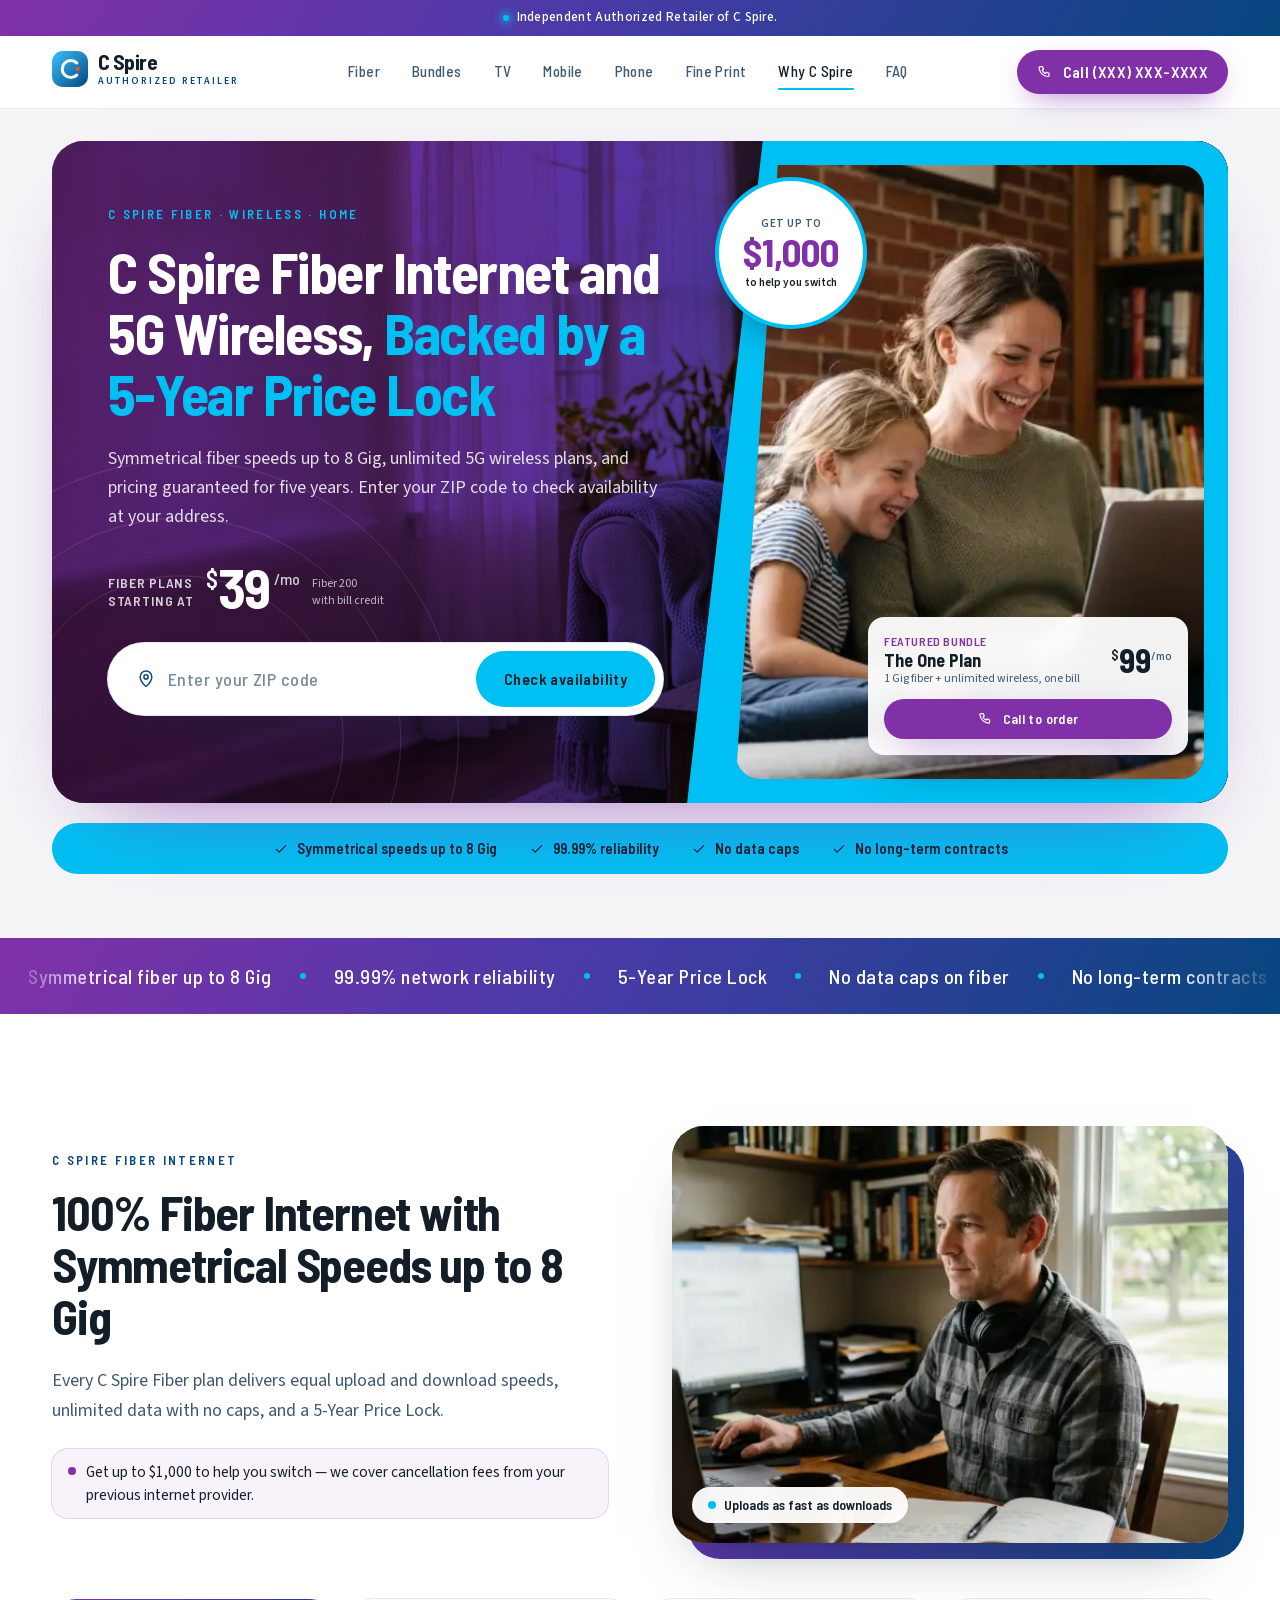
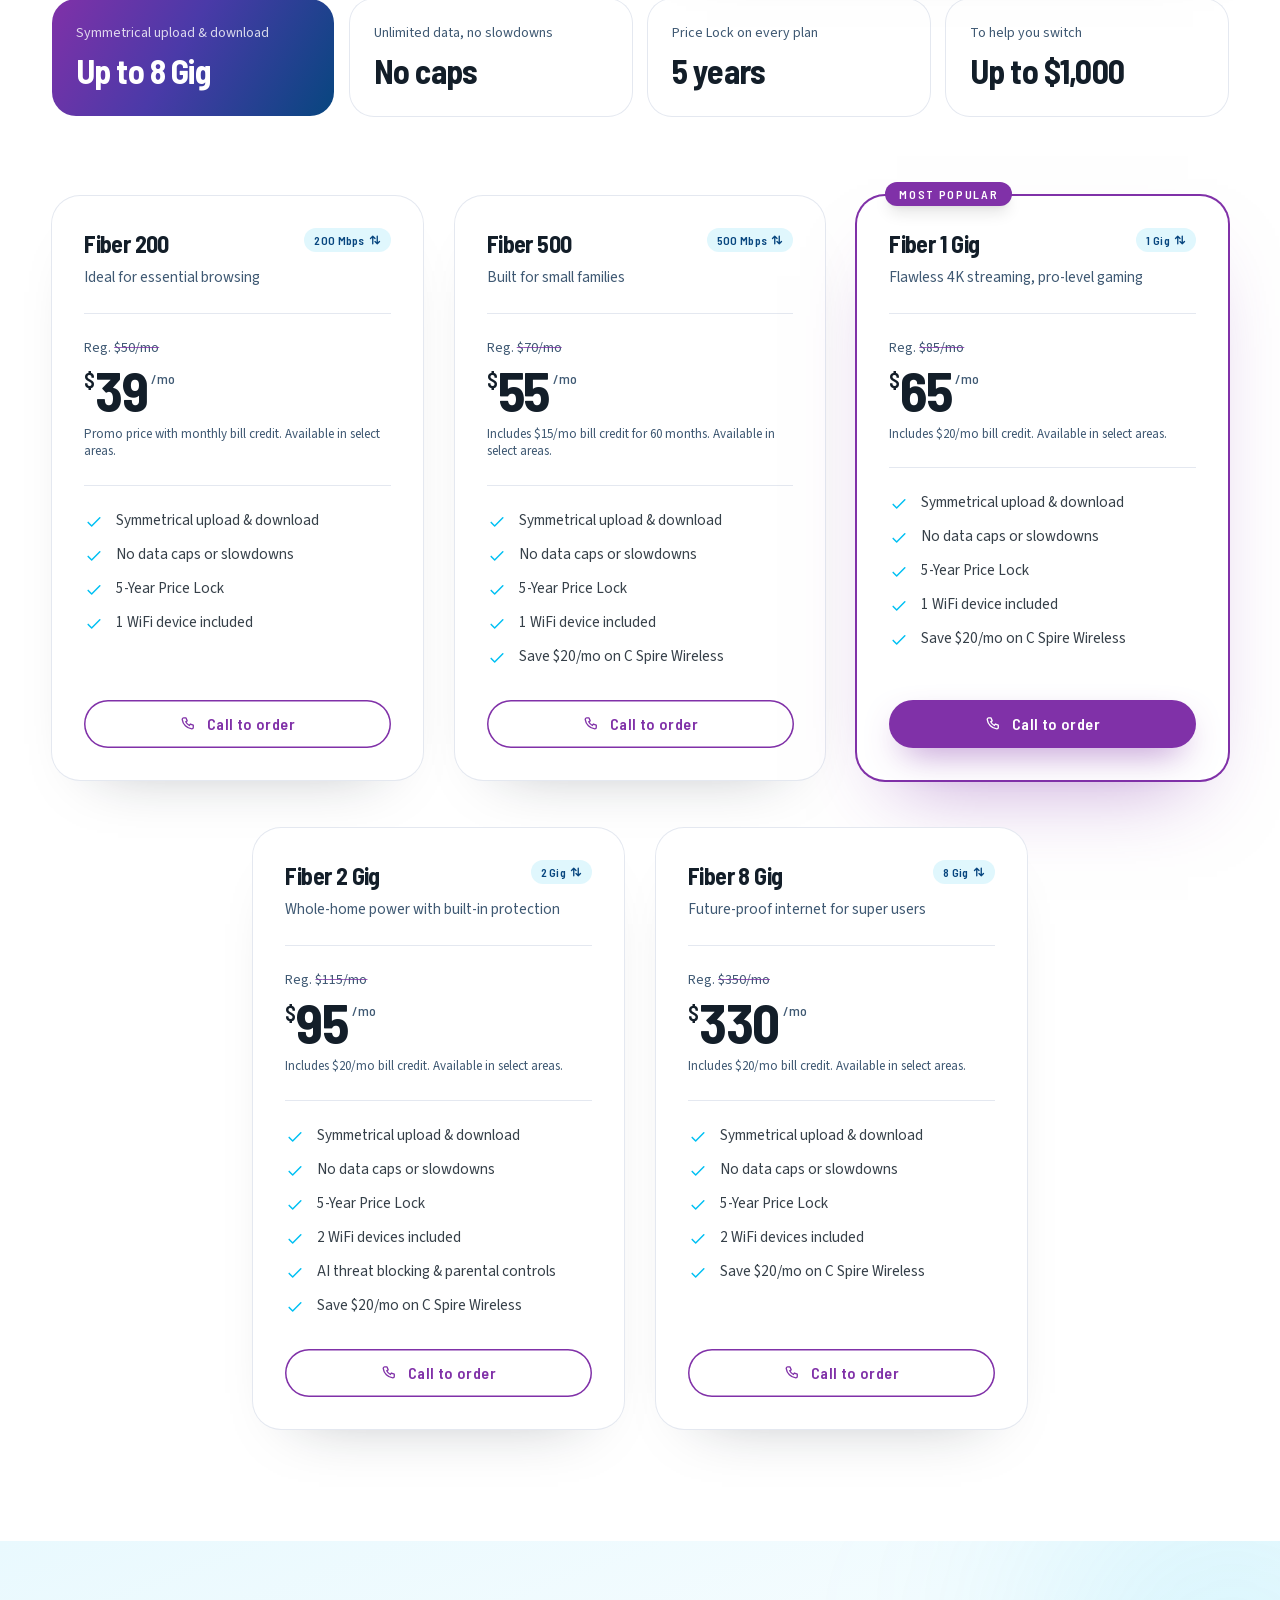
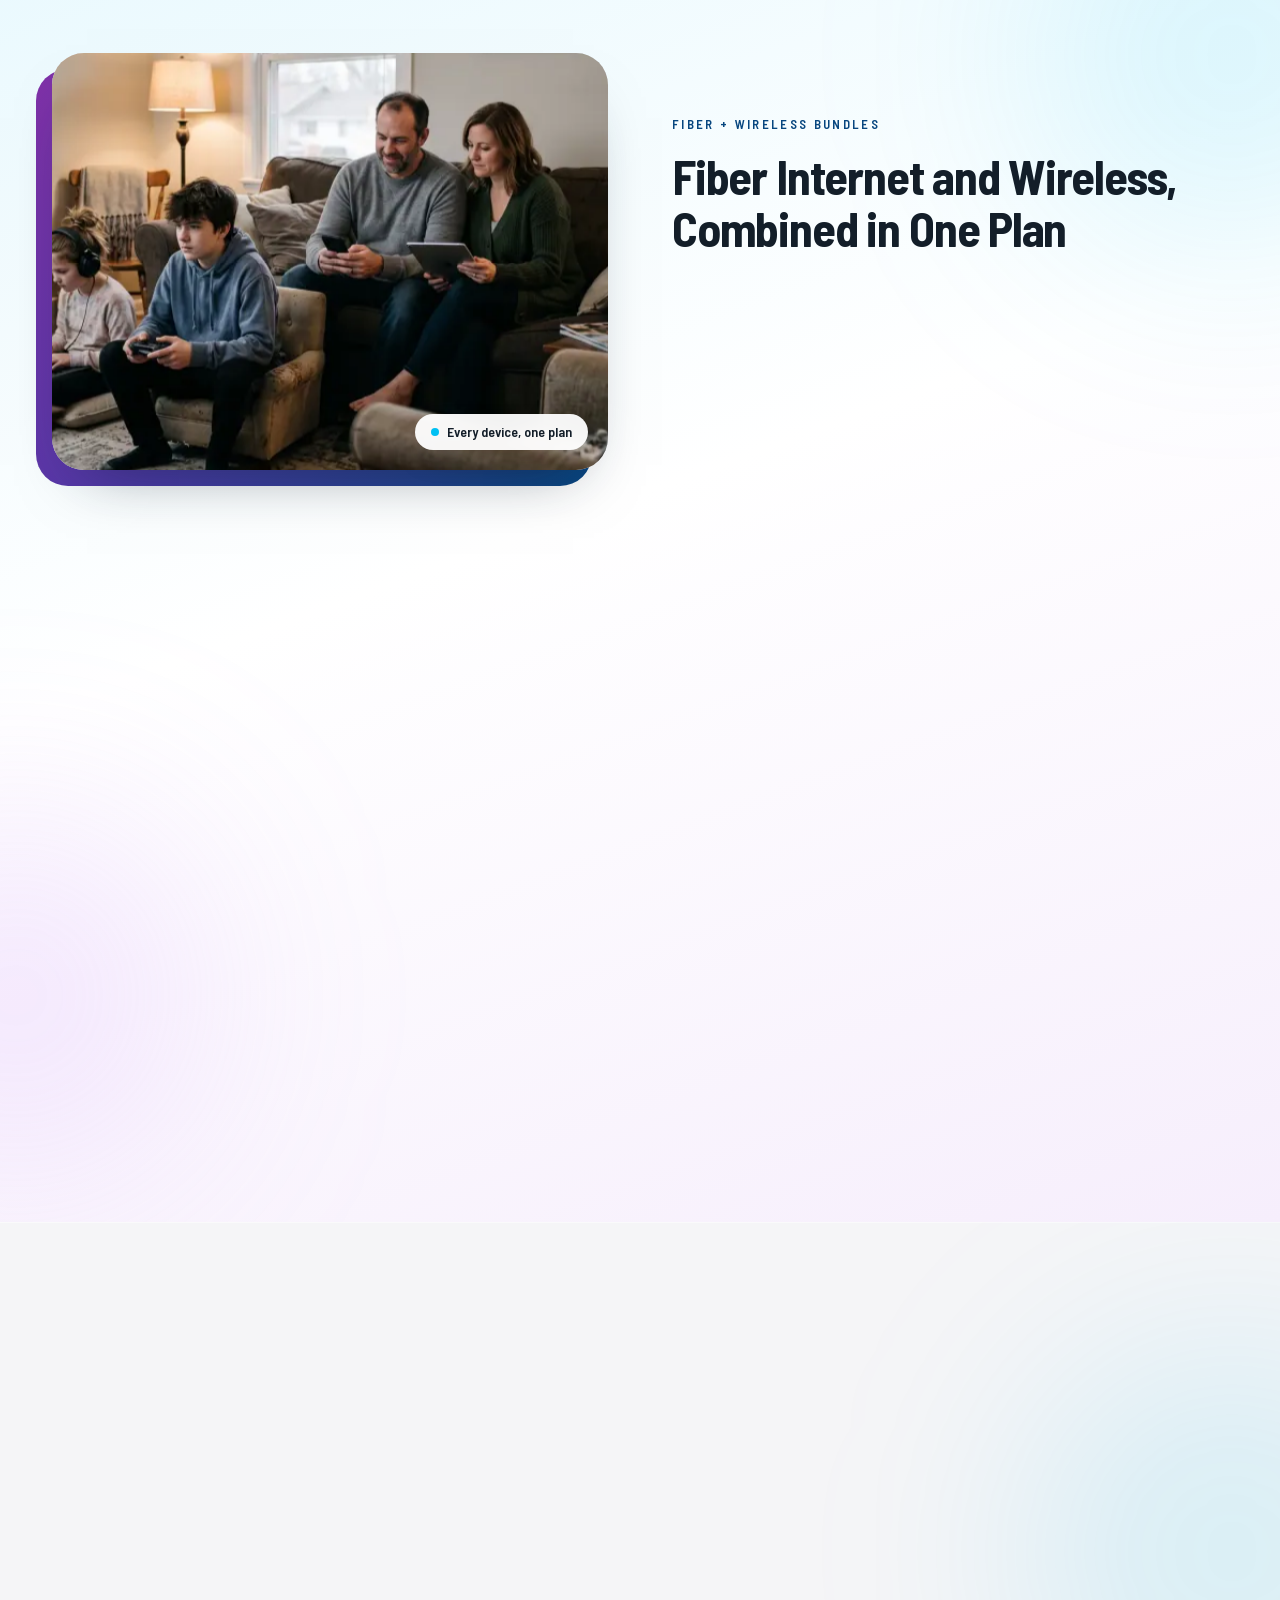
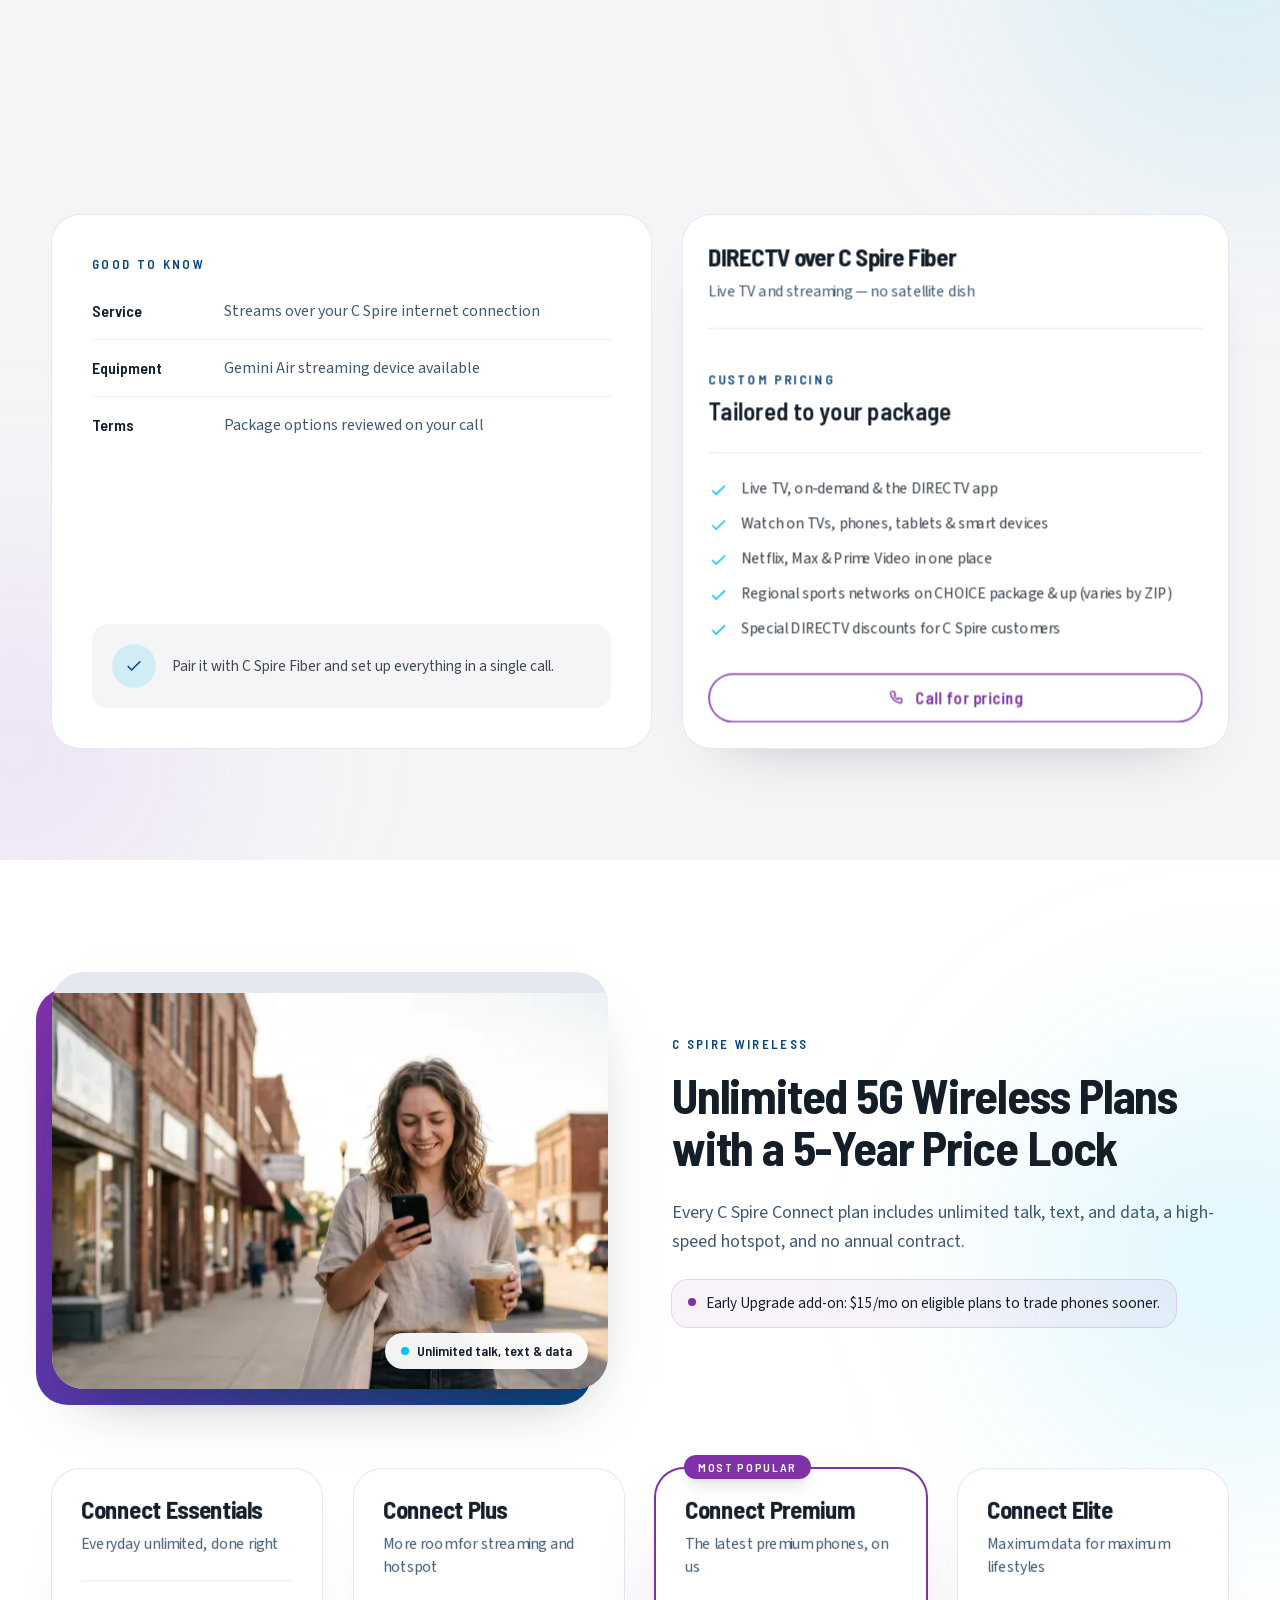
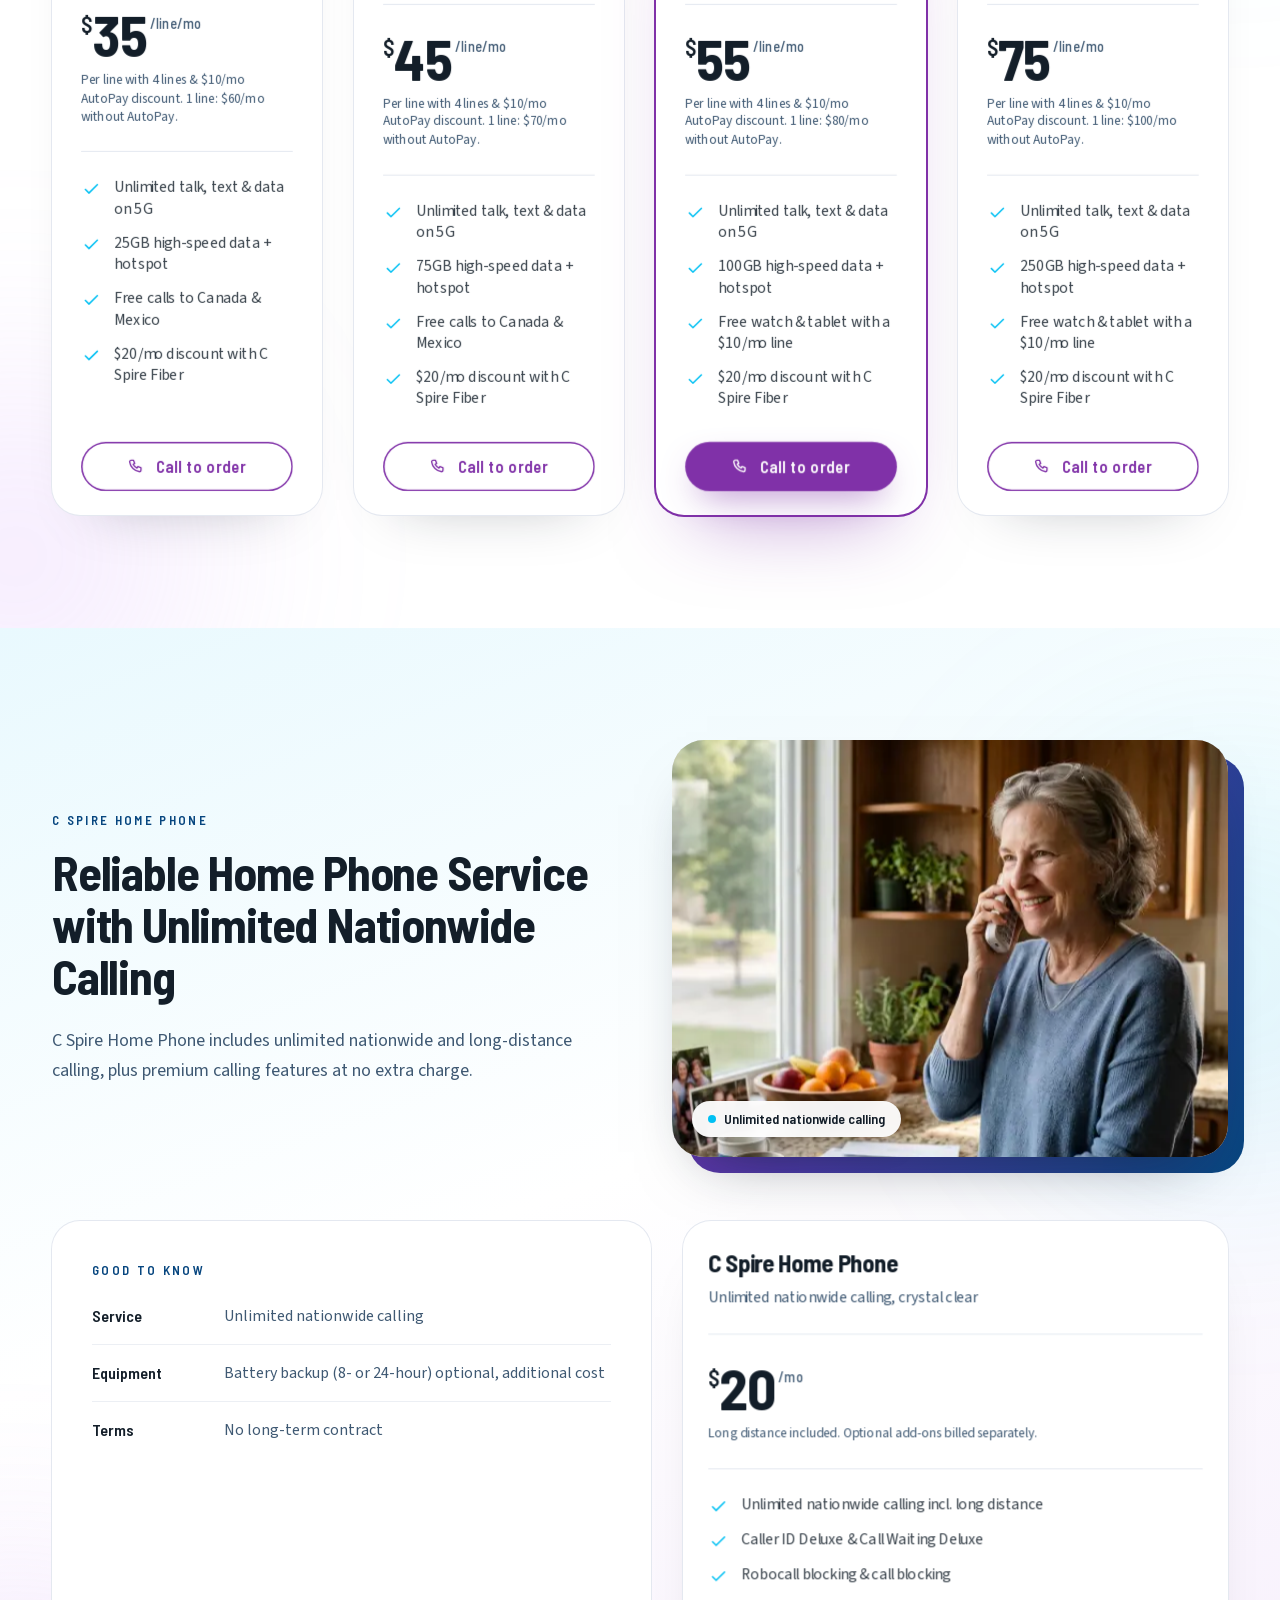
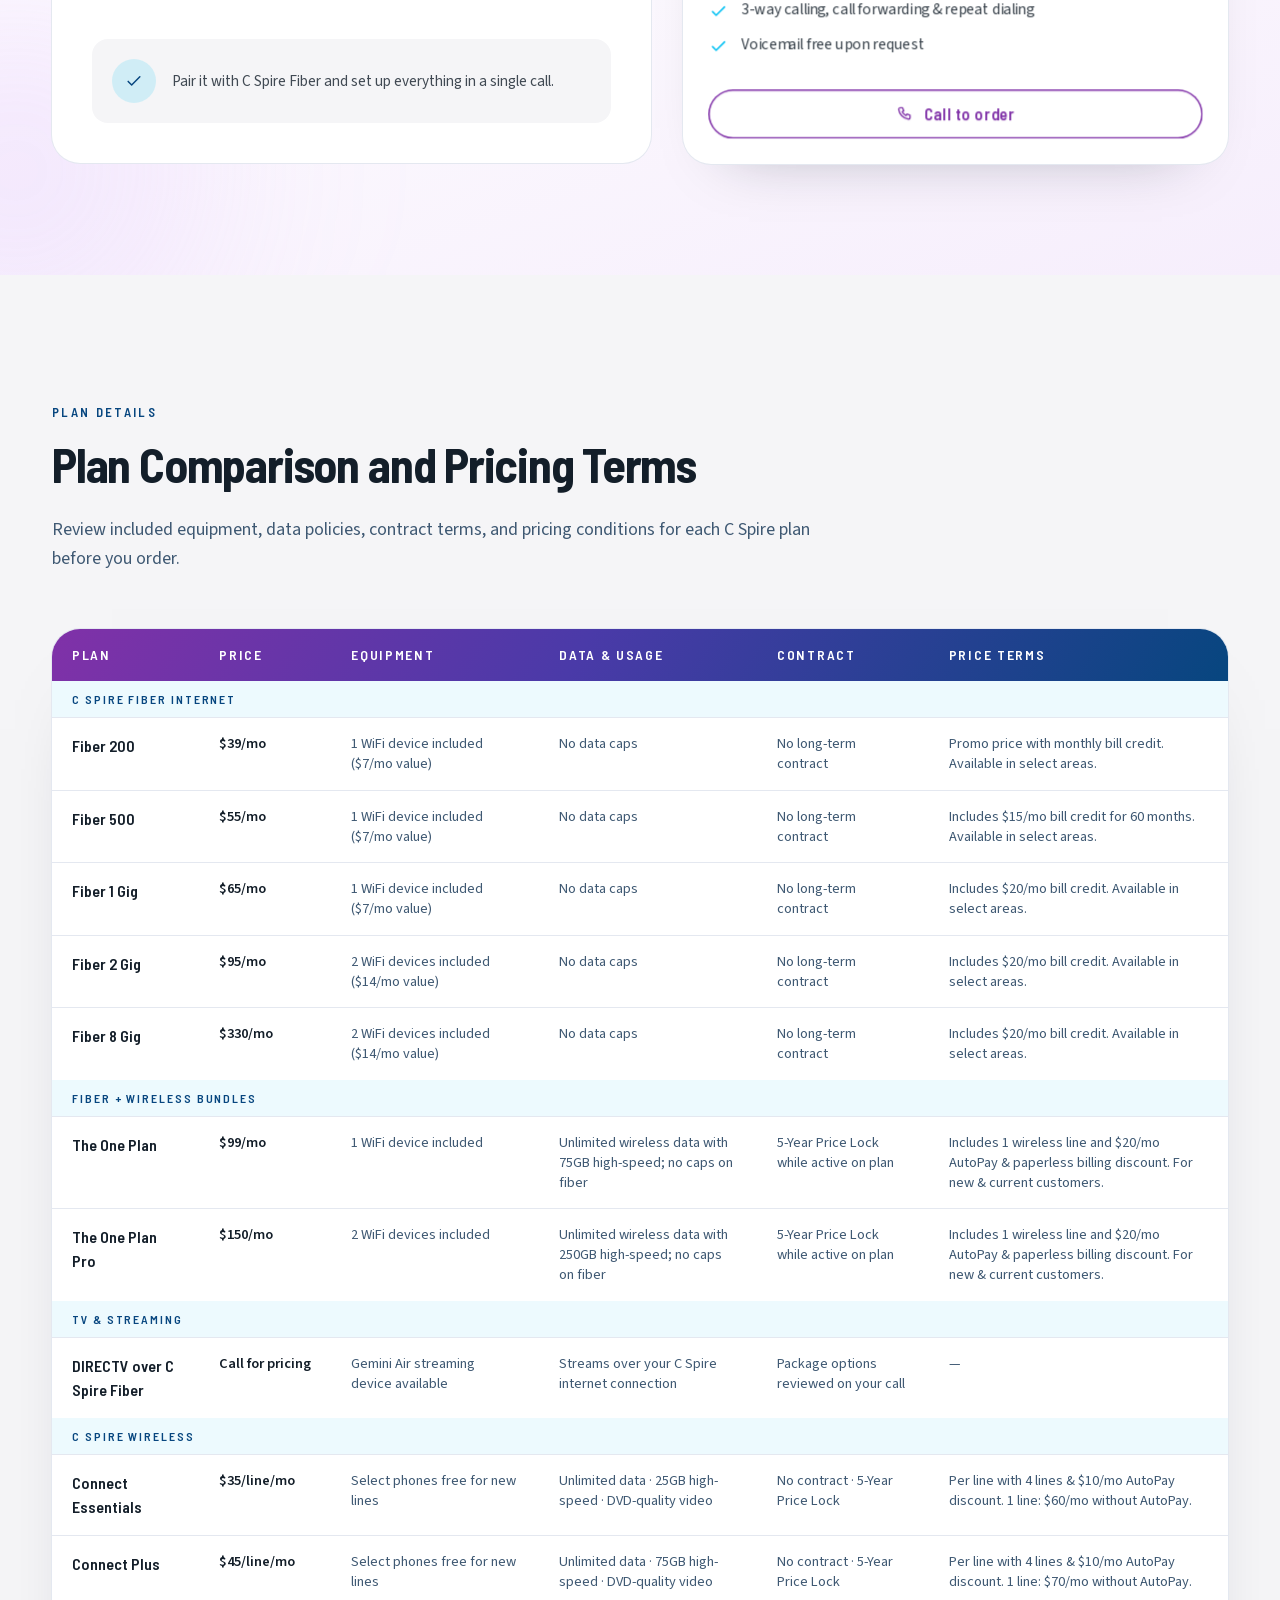
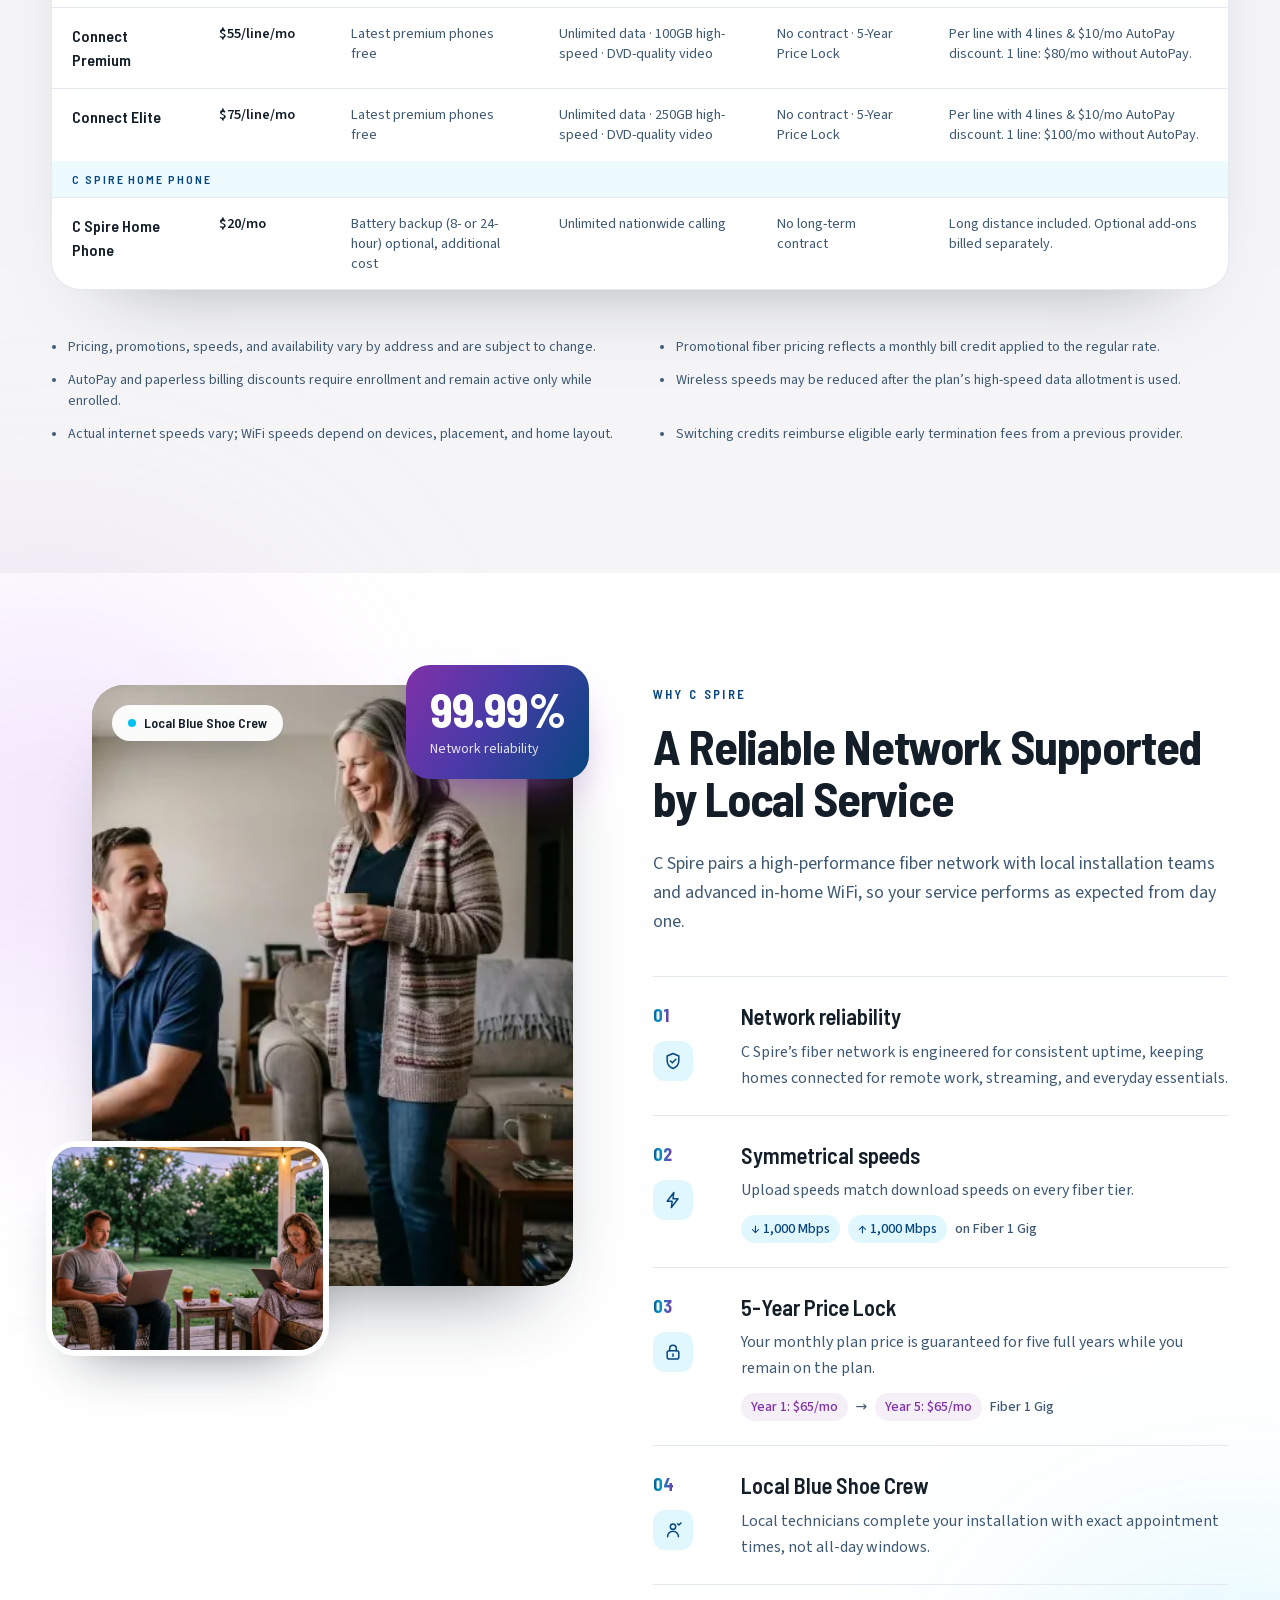
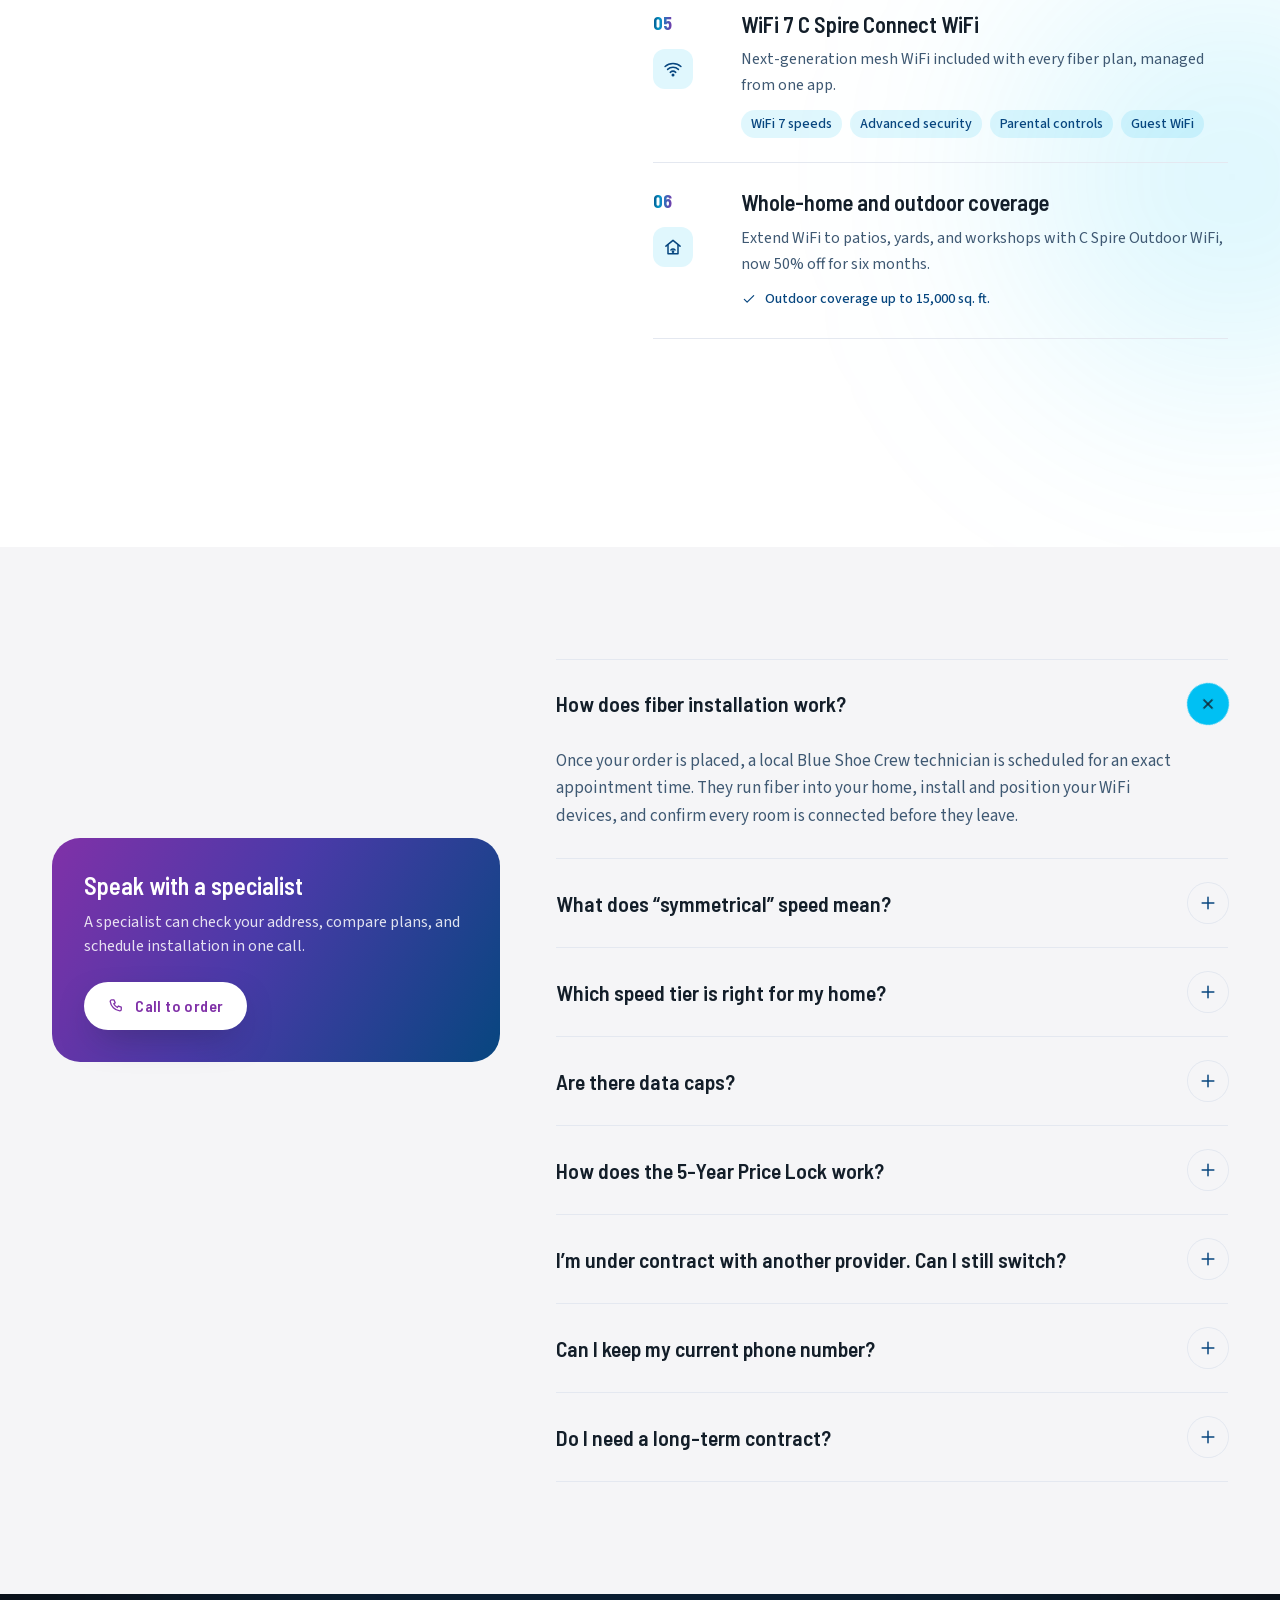
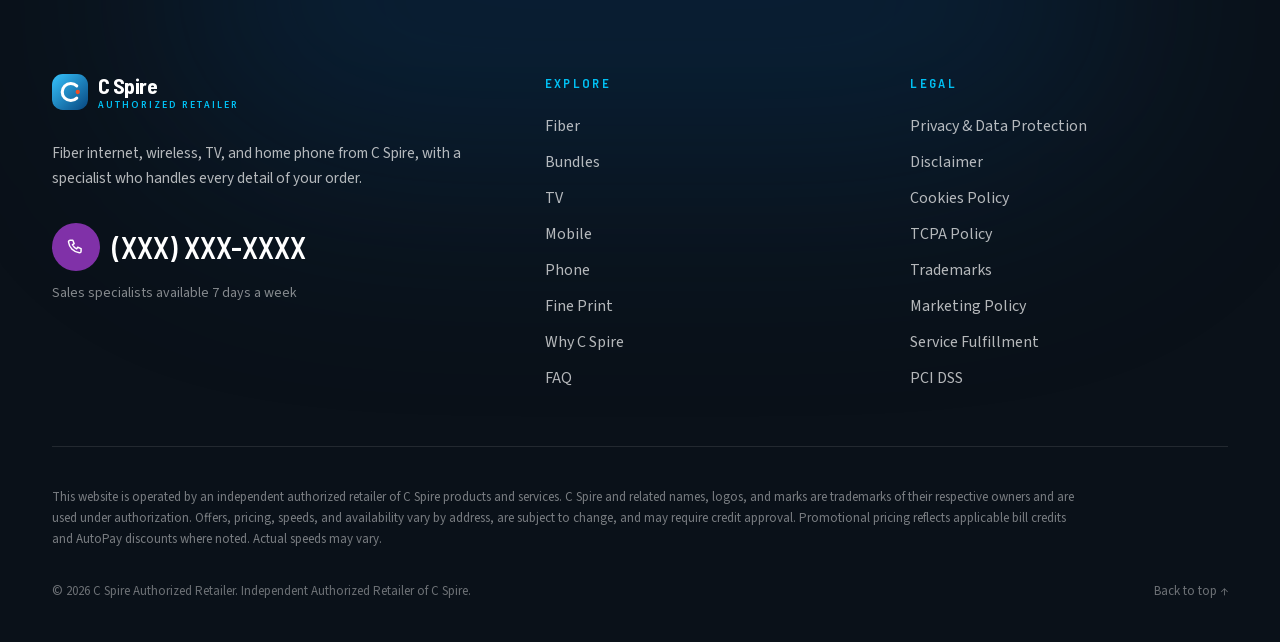
<file: index.html>
<!DOCTYPE html><html lang="en" class="barlow_semi_condensed_3534b173-module__Ws2RsW__variable source_sans_3_1279cef4-module__-Vz-_q__variable antialiased"><head><meta charSet="utf-8"/><meta name="viewport" content="width=device-width, initial-scale=1"/><link rel="preload" href="assets/fonts/47df9ba1c7236d3b-s.p.137759vg1sbmi.woff2" as="font" crossorigin="" type="font/woff2"/><link rel="preload" href="assets/fonts/490cbca7f386131e-s.p.1zrwl0c4yv3pr.woff2" as="font" crossorigin="" type="font/woff2"/><link rel="preload" href="assets/fonts/520c929efec0b33f-s.p.3arxh35s5-kc0.woff2" as="font" crossorigin="" type="font/woff2"/><link rel="preload" href="assets/fonts/6a1d08cf467f0848-s.p.240fzfer9e_rh.woff2" as="font" crossorigin="" type="font/woff2"/><link rel="preload" as="image" imagesrcset="assets/img/hero-family-800.webp 800w, assets/img/hero-family-1200.webp 1200w, assets/img/hero-family.webp 1800w" imagesizes="(min-width: 1024px) 560px, 100vw"/><link rel="stylesheet" href="assets/css/site.css?v=d57c857284" data-precedence="next"/><meta name="theme-color" content="#ffffff"/><title>C Spire Fiber, Wireless &amp; Bundles | Authorized Retailer</title><meta name="description" content="Symmetrical C Spire Fiber up to 8 Gig, unlimited 5G wireless, and The One Plan bundle, each with a 5-Year Price Lock. Check availability and order by phone."/><link rel="icon" href="favicon.ico" sizes="256x256" type="image/x-icon"/></head><body><div hidden=""><!--$--><!--/$--></div><script>document.documentElement.classList.add('js')</script><a href="#main" class="sr-only focus:not-sr-only focus:fixed focus:left-4 focus:top-4 focus:z-[100] focus:rounded-full focus:bg-cyan focus:px-5 focus:py-3 focus:font-semibold focus:text-midnight">Skip to content</a><div class="bg-vibrant relative z-[60] text-white"><div class="container-luxe flex min-h-9 items-center justify-center gap-2 py-1.5 text-center text-[0.75rem] sm:text-[0.8125rem] font-medium tracking-wide"><span class="h-1.5 w-1.5 shrink-0 rounded-full bg-cyan shadow-[0_0_10px_2px_rgb(0_192_243/0.9)]" aria-hidden="true"></span>Independent Authorized Retailer of C Spire.</div></div><header class="sticky top-0 z-50 border-b border-cloud/80 transition-all duration-500 bg-white"><div class="container-luxe flex h-[72px] items-center justify-between gap-6"><a href="#top" class="shrink-0" aria-label="C Spire Authorized Retailer — back to top"><span class="inline-flex items-center gap-2.5"><svg viewBox="0 0 40 40" class="h-9 w-9 shrink-0" aria-hidden="true"><defs><linearGradient id="lg-mark-dark" x1="0" y1="0" x2="1" y2="1"><stop offset="0" stop-color="#36c3fd"></stop><stop offset="1" stop-color="#07467f"></stop></linearGradient></defs><rect width="40" height="40" rx="12" fill="url(#lg-mark-dark)"></rect><path d="M27.5 13.2a9.5 9.5 0 1 0 0 13.6" fill="none" stroke="#fff" stroke-width="3.4" stroke-linecap="round"></path><circle cx="28.6" cy="20" r="2.4" fill="#f04f23"></circle></svg><span class="flex flex-col leading-none"><span class="font-display text-[1.35rem] font-bold tracking-tight text-midnight">C Spire</span><span class="mt-1 text-[0.625rem] font-semibold uppercase tracking-[0.2em] text-ocean">Authorized Retailer</span></span></span></a><nav aria-label="Primary" class="hidden lg:block"><ul class="flex items-center gap-1"><li><a href="#fiber" class="relative rounded-full px-3.5 py-2 font-display text-[0.95rem] font-medium tracking-wide transition-colors text-slate hover:text-midnight">Fiber<span class="absolute inset-x-3.5 -bottom-0.5 h-[2px] origin-left rounded-full bg-cyan transition-transform duration-500 scale-x-0"></span></a></li><li><a href="#bundles" class="relative rounded-full px-3.5 py-2 font-display text-[0.95rem] font-medium tracking-wide transition-colors text-slate hover:text-midnight">Bundles<span class="absolute inset-x-3.5 -bottom-0.5 h-[2px] origin-left rounded-full bg-cyan transition-transform duration-500 scale-x-0"></span></a></li><li><a href="#tv" class="relative rounded-full px-3.5 py-2 font-display text-[0.95rem] font-medium tracking-wide transition-colors text-slate hover:text-midnight">TV<span class="absolute inset-x-3.5 -bottom-0.5 h-[2px] origin-left rounded-full bg-cyan transition-transform duration-500 scale-x-0"></span></a></li><li><a href="#mobile" class="relative rounded-full px-3.5 py-2 font-display text-[0.95rem] font-medium tracking-wide transition-colors text-slate hover:text-midnight">Mobile<span class="absolute inset-x-3.5 -bottom-0.5 h-[2px] origin-left rounded-full bg-cyan transition-transform duration-500 scale-x-0"></span></a></li><li><a href="#phone" class="relative rounded-full px-3.5 py-2 font-display text-[0.95rem] font-medium tracking-wide transition-colors text-slate hover:text-midnight">Phone<span class="absolute inset-x-3.5 -bottom-0.5 h-[2px] origin-left rounded-full bg-cyan transition-transform duration-500 scale-x-0"></span></a></li><li><a href="#fine-print" class="relative rounded-full px-3.5 py-2 font-display text-[0.95rem] font-medium tracking-wide transition-colors text-slate hover:text-midnight">Fine Print<span class="absolute inset-x-3.5 -bottom-0.5 h-[2px] origin-left rounded-full bg-cyan transition-transform duration-500 scale-x-0"></span></a></li><li><a href="#why" class="relative rounded-full px-3.5 py-2 font-display text-[0.95rem] font-medium tracking-wide transition-colors text-slate hover:text-midnight">Why C Spire<span class="absolute inset-x-3.5 -bottom-0.5 h-[2px] origin-left rounded-full bg-cyan transition-transform duration-500 scale-x-0"></span></a></li><li><a href="#faq" class="relative rounded-full px-3.5 py-2 font-display text-[0.95rem] font-medium tracking-wide transition-colors text-slate hover:text-midnight">FAQ<span class="absolute inset-x-3.5 -bottom-0.5 h-[2px] origin-left rounded-full bg-cyan transition-transform duration-500 scale-x-0"></span></a></li></ul></nav><div class="flex items-center gap-2"><a href="tel:+10000000000" data-magnetic="0.25" class="hidden h-11 items-center rounded-full bg-violet px-5 font-display font-semibold tracking-wide text-white shadow-[0_10px_30px_-12px_rgb(128_49_168/0.8)] transition-colors hover:bg-violet-deep sm:inline-flex"><span class="magnetic-inner"><svg fill="none" stroke="currentColor" stroke-width="1.8" stroke-linecap="round" stroke-linejoin="round" viewBox="0 0 24 24" aria-hidden="true" class="h-4 w-4"><path d="M5 4h3.2l1.6 4-2 1.3a11 11 0 0 0 5 5l1.3-2 4 1.6V17a2 2 0 0 1-2 2A15 15 0 0 1 3 6a2 2 0 0 1 2-2Z"></path></svg>Call <!-- -->(XXX) XXX-XXXX</span></a><button type="button" aria-expanded="false" aria-controls="mobile-nav" aria-label="Open menu" class="inline-flex h-11 w-11 items-center justify-center rounded-full text-midnight ring-1 ring-cloud lg:hidden"><svg fill="none" stroke="currentColor" stroke-width="1.8" stroke-linecap="round" stroke-linejoin="round" viewBox="0 0 24 24" aria-hidden="true" class="h-5 w-5"><path d="M4 7h16M4 12h16M4 17h10"></path></svg></button></div></div></header><div id="mobile-nav" data-lenis-prevent="true" role="dialog" aria-modal="true" aria-label="Site menu" class="fixed inset-0 z-[70] overflow-y-auto bg-white transition-[opacity,visibility] duration-300 lg:hidden invisible opacity-0"><div class="container-luxe flex h-[72px] items-center justify-between"><span class="inline-flex items-center gap-2.5"><svg viewBox="0 0 40 40" class="h-9 w-9 shrink-0" aria-hidden="true"><defs><linearGradient id="lg-mark-dark" x1="0" y1="0" x2="1" y2="1"><stop offset="0" stop-color="#36c3fd"></stop><stop offset="1" stop-color="#07467f"></stop></linearGradient></defs><rect width="40" height="40" rx="12" fill="url(#lg-mark-dark)"></rect><path d="M27.5 13.2a9.5 9.5 0 1 0 0 13.6" fill="none" stroke="#fff" stroke-width="3.4" stroke-linecap="round"></path><circle cx="28.6" cy="20" r="2.4" fill="#f04f23"></circle></svg><span class="flex flex-col leading-none"><span class="font-display text-[1.35rem] font-bold tracking-tight text-midnight">C Spire</span><span class="mt-1 text-[0.625rem] font-semibold uppercase tracking-[0.2em] text-ocean">Authorized Retailer</span></span></span><button type="button" aria-label="Close menu" class="inline-flex h-11 w-11 items-center justify-center rounded-full text-midnight ring-1 ring-cloud"><svg fill="none" stroke="currentColor" stroke-width="1.8" stroke-linecap="round" stroke-linejoin="round" viewBox="0 0 24 24" aria-hidden="true" class="h-5 w-5"><path d="M6 6l12 12M18 6 6 18"></path></svg></button></div><nav aria-label="Mobile" class="container-luxe py-6"><ul class="divide-y divide-cloud"><li><a href="#fiber" class="flex items-center justify-between py-4 font-display text-2xl font-semibold text-midnight">Fiber<span class="text-violet">→</span></a></li><li><a href="#bundles" class="flex items-center justify-between py-4 font-display text-2xl font-semibold text-midnight">Bundles<span class="text-violet">→</span></a></li><li><a href="#tv" class="flex items-center justify-between py-4 font-display text-2xl font-semibold text-midnight">TV<span class="text-violet">→</span></a></li><li><a href="#mobile" class="flex items-center justify-between py-4 font-display text-2xl font-semibold text-midnight">Mobile<span class="text-violet">→</span></a></li><li><a href="#phone" class="flex items-center justify-between py-4 font-display text-2xl font-semibold text-midnight">Phone<span class="text-violet">→</span></a></li><li><a href="#fine-print" class="flex items-center justify-between py-4 font-display text-2xl font-semibold text-midnight">Fine Print<span class="text-violet">→</span></a></li><li><a href="#why" class="flex items-center justify-between py-4 font-display text-2xl font-semibold text-midnight">Why C Spire<span class="text-violet">→</span></a></li><li><a href="#faq" class="flex items-center justify-between py-4 font-display text-2xl font-semibold text-midnight">FAQ<span class="text-violet">→</span></a></li></ul><a href="tel:+10000000000" class="mt-8 flex h-14 items-center justify-center gap-2 rounded-full bg-violet font-display text-lg font-semibold text-white"><svg fill="none" stroke="currentColor" stroke-width="1.8" stroke-linecap="round" stroke-linejoin="round" viewBox="0 0 24 24" aria-hidden="true" class="h-5 w-5"><path d="M5 4h3.2l1.6 4-2 1.3a11 11 0 0 0 5 5l1.3-2 4 1.6V17a2 2 0 0 1-2 2A15 15 0 0 1 3 6a2 2 0 0 1 2-2Z"></path></svg>Call <!-- -->(XXX) XXX-XXXX</a></nav></div><main id="main" class="pb-[72px] sm:pb-0"><section id="top" aria-labelledby="hero-title" class="bg-porcelain pt-6 pb-14 sm:pt-8 lg:pb-16"><div class="container-luxe"><div class="relative isolate overflow-hidden rounded-[2rem] bg-violet shadow-[0_40px_90px_-50px_rgb(128_49_168/0.75)] lg:grid lg:grid-cols-[1.08fr_0.92fr]"><img alt="" loading="lazy" decoding="async" data-nimg="fill" class="-z-10 object-cover" style="position:absolute;height:100%;width:100%;left:0;top:0;right:0;bottom:0;object-position:70% 50%;color:transparent;background-size:cover;background-position:70% 50%;background-repeat:no-repeat;background-image:url(&quot;data:image/svg+xml;charset=utf-8,%3Csvg xmlns=&#x27;http://www.w3.org/2000/svg&#x27; viewBox=&#x27;0 0 320 160&#x27;%3E%3Cfilter id=&#x27;b&#x27; color-interpolation-filters=&#x27;sRGB&#x27;%3E%3CfeGaussianBlur stdDeviation=&#x27;20&#x27;/%3E%3CfeColorMatrix values=&#x27;1 0 0 0 0 0 1 0 0 0 0 0 1 0 0 0 0 0 100 -1&#x27; result=&#x27;s&#x27;/%3E%3CfeFlood x=&#x27;0&#x27; y=&#x27;0&#x27; width=&#x27;100%25&#x27; height=&#x27;100%25&#x27;/%3E%3CfeComposite operator=&#x27;out&#x27; in=&#x27;s&#x27;/%3E%3CfeComposite in2=&#x27;SourceGraphic&#x27;/%3E%3CfeGaussianBlur stdDeviation=&#x27;20&#x27;/%3E%3C/filter%3E%3Cimage width=&#x27;100%25&#x27; height=&#x27;100%25&#x27; x=&#x27;0&#x27; y=&#x27;0&#x27; preserveAspectRatio=&#x27;none&#x27; style=&#x27;filter: url(%23b);&#x27; href=&#x27;[data-uri]&#x27;/%3E%3C/svg%3E&quot;)" srcset="assets/img/hero-bg-800.webp 800w, assets/img/hero-bg-1200.webp 1200w, assets/img/hero-bg.webp 2400w" sizes="(min-width: 1280px) 1200px, 100vw" src="assets/img/hero-bg.webp"/><div aria-hidden="true" class="absolute inset-0 -z-10 bg-[linear-gradient(100deg,#8031a8_0%,#5a35a8_45%,#07467f_100%)] mix-blend-multiply"></div><div aria-hidden="true" class="absolute inset-0 -z-10 bg-[linear-gradient(90deg,rgb(60_20_90/0.35)_0%,transparent_60%)]"></div><svg aria-hidden="true" viewBox="0 0 600 600" class="pointer-events-none absolute -left-40 -bottom-56 h-[36rem] w-[36rem] opacity-25" fill="none"><circle cx="300" cy="300" r="290" stroke="#fff" stroke-opacity="0.5"></circle><circle cx="300" cy="300" r="230" stroke="#fff" stroke-opacity="0.5"></circle><circle cx="300" cy="300" r="170" stroke="#fff" stroke-opacity="0.5"></circle></svg><div class="relative z-10 px-5 py-10 sm:px-10 sm:py-14 lg:py-16 lg:pl-14 lg:pr-6"><p class="hero-in eyebrow text-cyan">C Spire Fiber · Wireless · Home</p><h1 id="hero-title" class="hero-in mt-4 font-display text-[2.15rem] font-bold leading-[1.06] tracking-tight text-white min-[400px]:text-[2.4rem] sm:text-[3.25rem] lg:text-[3.6rem]" style="--d:80">C Spire Fiber Internet and 5G Wireless,<!-- --> <span class="text-cyan">Backed by a 5-Year Price Lock</span></h1><p class="hero-in mt-5 max-w-xl text-lg leading-relaxed text-white/85" style="--d:160">Symmetrical fiber speeds up to 8 Gig, unlimited 5G wireless plans, and pricing guaranteed for five years. Enter your ZIP code to check availability at your address.</p><p class="hero-in mt-7 flex flex-wrap items-end gap-x-3 gap-y-1 text-white" style="--d:220"><span class="pb-1.5 font-display text-sm font-semibold uppercase leading-tight tracking-wider text-white/80">Fiber plans<br/>starting at</span><span class="flex items-start font-display leading-none"><span class="mt-1 text-2xl font-semibold">$</span><span class="text-[2.75rem] font-bold tracking-tight sm:text-[3.5rem]">39</span><span class="mt-2 ml-1 text-base font-medium text-white/80">/mo</span></span><span class="pb-1.5 text-xs leading-snug text-white/70">Fiber 200<br/>with bill credit</span></p><div class="hero-in mt-7" style="--d:300"><div class="w-full max-w-xl"><form noValidate="" class="flex flex-col gap-3 rounded-[1.75rem] bg-white p-2 shadow-[0_20px_50px_-30px_rgb(7_70_127/0.6)] ring-1 ring-cloud transition-shadow focus-within:ring-2 focus-within:ring-cyan sm:flex-row sm:rounded-full"><label for="_R_2qiqnnb_-zip" class="sr-only">ZIP code</label><div class="relative flex-1"><svg fill="none" stroke="currentColor" stroke-width="1.8" stroke-linecap="round" stroke-linejoin="round" viewBox="0 0 24 24" aria-hidden="true" class="pointer-events-none absolute left-5 top-1/2 h-5 w-5 -translate-y-1/2 text-ocean"><path d="M12 21s-7-6.2-7-11.5a7 7 0 0 1 14 0C19 14.8 12 21 12 21Z"></path><circle cx="12" cy="9.5" r="2.5"></circle></svg><input id="_R_2qiqnnb_-zip" inputMode="numeric" autoComplete="postal-code" maxLength="5" placeholder="Enter your ZIP code" aria-invalid="false" aria-describedby="_R_2qiqnnb_-msg" class="h-14 w-full rounded-full bg-transparent pl-13 pr-4 font-display text-lg tracking-wide text-midnight placeholder:text-slate/70 focus:outline-none focus-visible:outline-none" value=""/></div><button type="submit" data-magnetic="0.2" class="h-14 shrink-0 rounded-full bg-cyan px-7 font-display text-base font-semibold tracking-wide text-midnight transition-colors hover:bg-sky"><span class="magnetic-inner">Check availability</span></button></form><div id="_R_2qiqnnb_-msg" aria-live="polite" class="min-h-[1.5rem] px-2 pt-3"></div></div></div></div><div class="relative min-h-[24rem] min-[400px]:min-h-[28rem] sm:min-h-[30rem] lg:min-h-full"><div aria-hidden="true" class="absolute inset-y-0 left-0 right-0 bg-cyan lg:[clip-path:polygon(14%_0,100%_0,100%_100%,0_100%)]"></div><div class="absolute inset-0 lg:inset-y-6 lg:right-6 lg:left-[9%] overflow-hidden lg:rounded-[1.5rem] lg:[clip-path:polygon(9%_0,100%_0,100%_100%,0_100%)]"><img alt="Mother and daughter laughing together while using a laptop on the living room couch" decoding="async" data-nimg="fill" class="object-cover" style="position:absolute;height:100%;width:100%;left:0;top:0;right:0;bottom:0;object-position:38% 45%;color:transparent;background-size:cover;background-position:38% 45%;background-repeat:no-repeat;background-image:url(&quot;data:image/svg+xml;charset=utf-8,%3Csvg xmlns=&#x27;http://www.w3.org/2000/svg&#x27; viewBox=&#x27;0 0 320 160&#x27;%3E%3Cfilter id=&#x27;b&#x27; color-interpolation-filters=&#x27;sRGB&#x27;%3E%3CfeGaussianBlur stdDeviation=&#x27;20&#x27;/%3E%3CfeColorMatrix values=&#x27;1 0 0 0 0 0 1 0 0 0 0 0 1 0 0 0 0 0 100 -1&#x27; result=&#x27;s&#x27;/%3E%3CfeFlood x=&#x27;0&#x27; y=&#x27;0&#x27; width=&#x27;100%25&#x27; height=&#x27;100%25&#x27;/%3E%3CfeComposite operator=&#x27;out&#x27; in=&#x27;s&#x27;/%3E%3CfeComposite in2=&#x27;SourceGraphic&#x27;/%3E%3CfeGaussianBlur stdDeviation=&#x27;20&#x27;/%3E%3C/filter%3E%3Cimage width=&#x27;100%25&#x27; height=&#x27;100%25&#x27; x=&#x27;0&#x27; y=&#x27;0&#x27; preserveAspectRatio=&#x27;none&#x27; style=&#x27;filter: url(%23b);&#x27; href=&#x27;[data-uri]&#x27;/%3E%3C/svg%3E&quot;)" srcset="assets/img/hero-family-800.webp 800w, assets/img/hero-family-1200.webp 1200w, assets/img/hero-family.webp 1800w" sizes="(min-width: 1024px) 560px, 100vw" src="assets/img/hero-family.webp"/></div><div class="absolute right-4 top-4 flex h-24 w-24 flex-col items-center justify-center rounded-full bg-white text-center shadow-[0_20px_40px_-18px_rgb(19_30_41/0.6)] ring-4 ring-cyan sm:h-36 sm:w-36 lg:right-auto lg:left-[6%] lg:top-10"><span class="text-[0.6rem] font-semibold uppercase tracking-wider text-slate sm:text-[0.7rem]">Get up to</span><span class="font-display text-[1.5rem] font-bold leading-none text-violet sm:text-[2.4rem]">$1,000</span><span class="mt-1 px-2 text-[0.6rem] font-semibold leading-tight text-midnight sm:px-3 sm:text-[0.7rem]">to help you switch</span></div><div class="absolute inset-x-5 bottom-5 rounded-2xl bg-white/95 p-4 shadow-[0_24px_50px_-24px_rgb(19_30_41/0.7)] backdrop-blur sm:left-auto sm:right-10 sm:w-80 lg:bottom-12"><div class="flex items-center justify-between gap-3"><div><p class="font-display text-xs font-semibold uppercase tracking-wider text-violet">Featured bundle</p><p class="font-display text-lg font-bold leading-tight text-midnight">The One Plan</p><p class="text-xs text-slate">1 Gig fiber + unlimited wireless, one bill</p></div><p class="flex shrink-0 items-start font-display leading-none text-midnight"><span class="mt-0.5 text-sm font-semibold">$</span><span class="text-[2.1rem] font-bold">99</span><span class="mt-1 text-xs text-slate">/mo</span></p></div><a href="tel:+10000000000" data-magnetic="0.3" class="group relative inline-flex items-center justify-center rounded-full font-display font-semibold tracking-wide transition-colors duration-300 h-10 px-4 text-sm bg-violet text-white shadow-[0_14px_36px_-14px_rgb(128_49_168/0.8)] hover:bg-violet-deep w-full mt-3"><span class="magnetic-inner"><svg fill="none" stroke="currentColor" stroke-width="1.8" stroke-linecap="round" stroke-linejoin="round" viewBox="0 0 24 24" aria-hidden="true" class="h-[1.1em] w-[1.1em] transition-transform duration-500 group-hover:-rotate-12"><path d="M5 4h3.2l1.6 4-2 1.3a11 11 0 0 0 5 5l1.3-2 4 1.6V17a2 2 0 0 1-2 2A15 15 0 0 1 3 6a2 2 0 0 1 2-2Z"></path></svg>Call to order</span></a></div></div></div><ul class="mt-4 grid grid-cols-2 gap-x-4 gap-y-2.5 rounded-[1.25rem] bg-cyan px-5 py-4 font-display text-[0.85rem] font-semibold leading-tight text-midnight sm:mt-5 sm:flex sm:flex-wrap sm:items-center sm:justify-center sm:gap-x-8 sm:rounded-full sm:px-6 sm:text-[0.95rem]"><li class="flex items-start gap-2 sm:items-center"><svg fill="none" stroke="currentColor" stroke-width="1.8" stroke-linecap="round" stroke-linejoin="round" viewBox="0 0 24 24" aria-hidden="true" class="mt-px h-4 w-4 shrink-0 sm:mt-0"><path d="m5 12.5 4.2 4.2L19 7"></path></svg>Symmetrical speeds up to 8 Gig</li><li class="flex items-start gap-2 sm:items-center"><svg fill="none" stroke="currentColor" stroke-width="1.8" stroke-linecap="round" stroke-linejoin="round" viewBox="0 0 24 24" aria-hidden="true" class="mt-px h-4 w-4 shrink-0 sm:mt-0"><path d="m5 12.5 4.2 4.2L19 7"></path></svg>99.99% reliability</li><li class="flex items-start gap-2 sm:items-center"><svg fill="none" stroke="currentColor" stroke-width="1.8" stroke-linecap="round" stroke-linejoin="round" viewBox="0 0 24 24" aria-hidden="true" class="mt-px h-4 w-4 shrink-0 sm:mt-0"><path d="m5 12.5 4.2 4.2L19 7"></path></svg>No data caps</li><li class="flex items-start gap-2 sm:items-center"><svg fill="none" stroke="currentColor" stroke-width="1.8" stroke-linecap="round" stroke-linejoin="round" viewBox="0 0 24 24" aria-hidden="true" class="mt-px h-4 w-4 shrink-0 sm:mt-0"><path d="m5 12.5 4.2 4.2L19 7"></path></svg>No long-term contracts</li></ul></div></section><section aria-label="Why customers choose C Spire" class="bg-vibrant relative py-6"><div class="marquee overflow-hidden"><div class="marquee-track"><ul class="flex shrink-0 items-center"><li class="flex items-center whitespace-nowrap"><span class="px-5 font-display text-base font-medium tracking-wide text-white sm:px-7 sm:text-xl">Symmetrical fiber up to 8 Gig</span><span class="h-1.5 w-1.5 rounded-full bg-cyan" aria-hidden="true"></span></li><li class="flex items-center whitespace-nowrap"><span class="px-5 font-display text-base font-medium tracking-wide text-white sm:px-7 sm:text-xl">99.99% network reliability</span><span class="h-1.5 w-1.5 rounded-full bg-cyan" aria-hidden="true"></span></li><li class="flex items-center whitespace-nowrap"><span class="px-5 font-display text-base font-medium tracking-wide text-white sm:px-7 sm:text-xl">5-Year Price Lock</span><span class="h-1.5 w-1.5 rounded-full bg-cyan" aria-hidden="true"></span></li><li class="flex items-center whitespace-nowrap"><span class="px-5 font-display text-base font-medium tracking-wide text-white sm:px-7 sm:text-xl">No data caps on fiber</span><span class="h-1.5 w-1.5 rounded-full bg-cyan" aria-hidden="true"></span></li><li class="flex items-center whitespace-nowrap"><span class="px-5 font-display text-base font-medium tracking-wide text-white sm:px-7 sm:text-xl">No long-term contracts</span><span class="h-1.5 w-1.5 rounded-full bg-cyan" aria-hidden="true"></span></li><li class="flex items-center whitespace-nowrap"><span class="px-5 font-display text-base font-medium tracking-wide text-white sm:px-7 sm:text-xl">Gold · Best Internet — 2025 Best of Coastal Mississippi</span><span class="h-1.5 w-1.5 rounded-full bg-cyan" aria-hidden="true"></span></li><li class="flex items-center whitespace-nowrap"><span class="px-5 font-display text-base font-medium tracking-wide text-white sm:px-7 sm:text-xl">Gold · Best Cell Phone Provider — 2025 Best of Coastal Mississippi</span><span class="h-1.5 w-1.5 rounded-full bg-cyan" aria-hidden="true"></span></li><li class="flex items-center whitespace-nowrap"><span class="px-5 font-display text-base font-medium tracking-wide text-white sm:px-7 sm:text-xl">WiFi 7 C Spire Connect WiFi</span><span class="h-1.5 w-1.5 rounded-full bg-cyan" aria-hidden="true"></span></li><li class="flex items-center whitespace-nowrap"><span class="px-5 font-display text-base font-medium tracking-wide text-white sm:px-7 sm:text-xl">Local Blue Shoe Crew installers</span><span class="h-1.5 w-1.5 rounded-full bg-cyan" aria-hidden="true"></span></li><li class="flex items-center whitespace-nowrap"><span class="px-5 font-display text-base font-medium tracking-wide text-white sm:px-7 sm:text-xl">5G wireless with unlimited talk, text &amp; data</span><span class="h-1.5 w-1.5 rounded-full bg-cyan" aria-hidden="true"></span></li></ul><ul class="flex shrink-0 items-center" aria-hidden="true"><li class="flex items-center whitespace-nowrap"><span class="px-5 font-display text-base font-medium tracking-wide text-white sm:px-7 sm:text-xl">Symmetrical fiber up to 8 Gig</span><span class="h-1.5 w-1.5 rounded-full bg-cyan" aria-hidden="true"></span></li><li class="flex items-center whitespace-nowrap"><span class="px-5 font-display text-base font-medium tracking-wide text-white sm:px-7 sm:text-xl">99.99% network reliability</span><span class="h-1.5 w-1.5 rounded-full bg-cyan" aria-hidden="true"></span></li><li class="flex items-center whitespace-nowrap"><span class="px-5 font-display text-base font-medium tracking-wide text-white sm:px-7 sm:text-xl">5-Year Price Lock</span><span class="h-1.5 w-1.5 rounded-full bg-cyan" aria-hidden="true"></span></li><li class="flex items-center whitespace-nowrap"><span class="px-5 font-display text-base font-medium tracking-wide text-white sm:px-7 sm:text-xl">No data caps on fiber</span><span class="h-1.5 w-1.5 rounded-full bg-cyan" aria-hidden="true"></span></li><li class="flex items-center whitespace-nowrap"><span class="px-5 font-display text-base font-medium tracking-wide text-white sm:px-7 sm:text-xl">No long-term contracts</span><span class="h-1.5 w-1.5 rounded-full bg-cyan" aria-hidden="true"></span></li><li class="flex items-center whitespace-nowrap"><span class="px-5 font-display text-base font-medium tracking-wide text-white sm:px-7 sm:text-xl">Gold · Best Internet — 2025 Best of Coastal Mississippi</span><span class="h-1.5 w-1.5 rounded-full bg-cyan" aria-hidden="true"></span></li><li class="flex items-center whitespace-nowrap"><span class="px-5 font-display text-base font-medium tracking-wide text-white sm:px-7 sm:text-xl">Gold · Best Cell Phone Provider — 2025 Best of Coastal Mississippi</span><span class="h-1.5 w-1.5 rounded-full bg-cyan" aria-hidden="true"></span></li><li class="flex items-center whitespace-nowrap"><span class="px-5 font-display text-base font-medium tracking-wide text-white sm:px-7 sm:text-xl">WiFi 7 C Spire Connect WiFi</span><span class="h-1.5 w-1.5 rounded-full bg-cyan" aria-hidden="true"></span></li><li class="flex items-center whitespace-nowrap"><span class="px-5 font-display text-base font-medium tracking-wide text-white sm:px-7 sm:text-xl">Local Blue Shoe Crew installers</span><span class="h-1.5 w-1.5 rounded-full bg-cyan" aria-hidden="true"></span></li><li class="flex items-center whitespace-nowrap"><span class="px-5 font-display text-base font-medium tracking-wide text-white sm:px-7 sm:text-xl">5G wireless with unlimited talk, text &amp; data</span><span class="h-1.5 w-1.5 rounded-full bg-cyan" aria-hidden="true"></span></li></ul></div></div></section><section id="fiber" aria-labelledby="fiber-title" class="relative isolate overflow-hidden py-16 text-midnight sm:py-24 lg:py-28 bg-white"><div class="container-luxe"><div class="grid items-center gap-12 lg:gap-16 lg:grid-cols-2"><div class=" "><p class="eyebrow text-ocean">C Spire Fiber Internet</p><h2 id="fiber-title" class="mt-4 font-display text-[2rem] font-bold leading-[1.08] tracking-tight min-[400px]:text-4xl sm:text-5xl">100% Fiber Internet with Symmetrical Speeds up to 8 Gig</h2><p class="mt-6 max-w-2xl text-lg leading-relaxed text-slate">Every C Spire Fiber plan delivers equal upload and download speeds, unlimited data with no caps, and a 5-Year Price Lock.</p><p class="mt-6 inline-flex items-start gap-2.5 rounded-2xl bg-violet/[0.06] px-4 py-3 text-[0.95rem] text-midnight ring-1 ring-violet/20"><span class="mt-1.5 h-2 w-2 shrink-0 rounded-full bg-violet" aria-hidden="true"></span>Get up to $1,000 to help you switch — we cover cancellation fees from your previous internet provider.</p></div><figure class="relative "><div aria-hidden="true" class="bg-vibrant absolute inset-0 rounded-[2rem] translate-x-3 translate-y-3 sm:translate-x-4 sm:translate-y-4"></div><div class="relative aspect-[4/3] overflow-hidden rounded-[2rem] bg-cloud shadow-[0_30px_60px_-35px_rgb(19_30_41/0.55)]"><div class="absolute -inset-y-[6%] inset-x-0"><img alt="Man working from his home office on a video call with dual monitors" loading="lazy" decoding="async" data-nimg="fill" class="object-cover" style="position:absolute;height:100%;width:100%;left:0;top:0;right:0;bottom:0;object-position:62% 40%;color:transparent;background-size:cover;background-position:62% 40%;background-repeat:no-repeat;background-image:url(&quot;data:image/svg+xml;charset=utf-8,%3Csvg xmlns=&#x27;http://www.w3.org/2000/svg&#x27; viewBox=&#x27;0 0 320 160&#x27;%3E%3Cfilter id=&#x27;b&#x27; color-interpolation-filters=&#x27;sRGB&#x27;%3E%3CfeGaussianBlur stdDeviation=&#x27;20&#x27;/%3E%3CfeColorMatrix values=&#x27;1 0 0 0 0 0 1 0 0 0 0 0 1 0 0 0 0 0 100 -1&#x27; result=&#x27;s&#x27;/%3E%3CfeFlood x=&#x27;0&#x27; y=&#x27;0&#x27; width=&#x27;100%25&#x27; height=&#x27;100%25&#x27;/%3E%3CfeComposite operator=&#x27;out&#x27; in=&#x27;s&#x27;/%3E%3CfeComposite in2=&#x27;SourceGraphic&#x27;/%3E%3CfeGaussianBlur stdDeviation=&#x27;20&#x27;/%3E%3C/filter%3E%3Cimage width=&#x27;100%25&#x27; height=&#x27;100%25&#x27; x=&#x27;0&#x27; y=&#x27;0&#x27; preserveAspectRatio=&#x27;none&#x27; style=&#x27;filter: url(%23b);&#x27; href=&#x27;[data-uri]&#x27;/%3E%3C/svg%3E&quot;)" srcset="assets/img/fiber-work-from-home-800.webp 800w, assets/img/fiber-work-from-home-1200.webp 1200w, assets/img/fiber-work-from-home.webp 1800w" sizes="(min-width: 1280px) 590px, (min-width: 1024px) 45vw, 100vw" src="assets/img/fiber-work-from-home.webp"/></div></div><figcaption class="absolute bottom-5 inline-flex items-center gap-2 rounded-full bg-white/95 px-4 py-2 font-display text-sm font-semibold text-midnight shadow-[0_12px_30px_-14px_rgb(19_30_41/0.6)] backdrop-blur left-5"><span class="h-2 w-2 rounded-full bg-cyan" aria-hidden="true"></span>Uploads as fast as downloads</figcaption></figure></div><dl class="mt-10 grid grid-cols-2 gap-3 sm:mt-14 sm:gap-4 lg:grid-cols-4"><div class="rounded-3xl p-5 sm:p-6 bg-vibrant text-white"><dt class="text-sm text-white/80">Symmetrical upload &amp; download</dt><dd class="mt-2 font-display text-2xl font-bold tracking-tight min-[400px]:text-3xl sm:text-[2.1rem] text-white">Up to 8 Gig</dd></div><div class="rounded-3xl p-5 sm:p-6 bg-white ring-1 ring-cloud"><dt class="text-sm text-slate">Unlimited data, no slowdowns</dt><dd class="mt-2 font-display text-2xl font-bold tracking-tight min-[400px]:text-3xl sm:text-[2.1rem] text-midnight">No caps</dd></div><div class="rounded-3xl p-5 sm:p-6 bg-white ring-1 ring-cloud"><dt class="text-sm text-slate">Price Lock on every plan</dt><dd class="mt-2 font-display text-2xl font-bold tracking-tight min-[400px]:text-3xl sm:text-[2.1rem] text-midnight">5 years</dd></div><div class="rounded-3xl p-5 sm:p-6 bg-white ring-1 ring-cloud"><dt class="text-sm text-slate">To help you switch</dt><dd class="mt-2 font-display text-2xl font-bold tracking-tight min-[400px]:text-3xl sm:text-[2.1rem] text-midnight">Up to $1,000</dd></div></dl><div class="mt-12 sm:mt-16 flex flex-wrap justify-center gap-8 [&amp;&gt;*]:w-full sm:[&amp;&gt;*]:w-[calc(50%-1rem)] lg:[&amp;&gt;*]:w-[calc(33.333%-1.34rem)]"><div class="pt-4"><article aria-labelledby="fiber-200-name" class="relative flex h-full flex-col rounded-[1.75rem] bg-white p-6 sm:p-8 ring-1 ring-cloud shadow-[0_30px_60px_-45px_rgb(19_30_41/0.35)]"><div class="flex flex-1 flex-col"><header><div class="flex items-start justify-between gap-3"><h3 id="fiber-200-name" class="font-display text-2xl font-bold tracking-tight text-midnight">Fiber 200</h3><span class="inline-flex shrink-0 items-center gap-1 rounded-full bg-cyan/12 px-2.5 py-1 font-display text-xs font-semibold tracking-wide text-ocean">200 Mbps<svg viewBox="0 0 16 16" class="h-3 w-3" fill="none" stroke="currentColor" stroke-width="1.8" stroke-linecap="round" stroke-linejoin="round"><title>Symmetrical upload and download</title><path d="M5 13V3M2 6l3-3 3 3M11 3v10M8 10l3 3 3-3"></path></svg></span></div><p class="mt-1.5 text-[0.95rem] text-slate">Ideal for essential browsing</p></header><div class="my-6 border-y border-cloud py-6"><div><p class="mb-1 text-sm text-slate">Reg. <span class="line-through decoration-violet/80">$<!-- -->50<!-- -->/mo</span></p><p class="flex items-start font-display leading-none text-midnight"><span class="sr-only">$<!-- -->39<!-- --> <!-- -->/mo</span><span aria-hidden="true" class="mt-[0.35em] text-[1.35rem] font-semibold">$</span><span aria-hidden="true" class="text-[2.5rem] font-bold tracking-tight sm:text-[3rem] lg:text-[3.5rem]">39</span><span aria-hidden="true" class="ml-1 mt-[0.45em] flex flex-col"><span class="text-sm font-medium text-slate">/mo</span></span></p><p class="mt-2 text-[0.8125rem] leading-snug text-slate">Promo price with monthly bill credit. Available in select areas.</p></div></div><ul class="flex-1 space-y-3"><li class="flex gap-3 text-[0.95rem] leading-snug text-midnight/85"><svg fill="none" stroke="currentColor" stroke-width="1.8" stroke-linecap="round" stroke-linejoin="round" viewBox="0 0 24 24" aria-hidden="true" class="mt-0.5 h-5 w-5 shrink-0 text-cyan"><path d="m5 12.5 4.2 4.2L19 7"></path></svg>Symmetrical upload &amp; download</li><li class="flex gap-3 text-[0.95rem] leading-snug text-midnight/85"><svg fill="none" stroke="currentColor" stroke-width="1.8" stroke-linecap="round" stroke-linejoin="round" viewBox="0 0 24 24" aria-hidden="true" class="mt-0.5 h-5 w-5 shrink-0 text-cyan"><path d="m5 12.5 4.2 4.2L19 7"></path></svg>No data caps or slowdowns</li><li class="flex gap-3 text-[0.95rem] leading-snug text-midnight/85"><svg fill="none" stroke="currentColor" stroke-width="1.8" stroke-linecap="round" stroke-linejoin="round" viewBox="0 0 24 24" aria-hidden="true" class="mt-0.5 h-5 w-5 shrink-0 text-cyan"><path d="m5 12.5 4.2 4.2L19 7"></path></svg>5-Year Price Lock</li><li class="flex gap-3 text-[0.95rem] leading-snug text-midnight/85"><svg fill="none" stroke="currentColor" stroke-width="1.8" stroke-linecap="round" stroke-linejoin="round" viewBox="0 0 24 24" aria-hidden="true" class="mt-0.5 h-5 w-5 shrink-0 text-cyan"><path d="m5 12.5 4.2 4.2L19 7"></path></svg>1 WiFi device included</li></ul><a href="tel:+10000000000" data-magnetic="0.3" class="group relative inline-flex items-center justify-center rounded-full font-display font-semibold tracking-wide transition-colors duration-300 h-12 px-6 text-base bg-white text-violet ring-[1.5px] ring-inset ring-violet hover:bg-violet hover:text-white w-full mt-8"><span class="magnetic-inner"><svg fill="none" stroke="currentColor" stroke-width="1.8" stroke-linecap="round" stroke-linejoin="round" viewBox="0 0 24 24" aria-hidden="true" class="h-[1.1em] w-[1.1em] transition-transform duration-500 group-hover:-rotate-12"><path d="M5 4h3.2l1.6 4-2 1.3a11 11 0 0 0 5 5l1.3-2 4 1.6V17a2 2 0 0 1-2 2A15 15 0 0 1 3 6a2 2 0 0 1 2-2Z"></path></svg>Call to order</span></a></div></article></div><div class="pt-4"><article aria-labelledby="fiber-500-name" class="relative flex h-full flex-col rounded-[1.75rem] bg-white p-6 sm:p-8 ring-1 ring-cloud shadow-[0_30px_60px_-45px_rgb(19_30_41/0.35)]"><div class="flex flex-1 flex-col"><header><div class="flex items-start justify-between gap-3"><h3 id="fiber-500-name" class="font-display text-2xl font-bold tracking-tight text-midnight">Fiber 500</h3><span class="inline-flex shrink-0 items-center gap-1 rounded-full bg-cyan/12 px-2.5 py-1 font-display text-xs font-semibold tracking-wide text-ocean">500 Mbps<svg viewBox="0 0 16 16" class="h-3 w-3" fill="none" stroke="currentColor" stroke-width="1.8" stroke-linecap="round" stroke-linejoin="round"><title>Symmetrical upload and download</title><path d="M5 13V3M2 6l3-3 3 3M11 3v10M8 10l3 3 3-3"></path></svg></span></div><p class="mt-1.5 text-[0.95rem] text-slate">Built for small families</p></header><div class="my-6 border-y border-cloud py-6"><div><p class="mb-1 text-sm text-slate">Reg. <span class="line-through decoration-violet/80">$<!-- -->70<!-- -->/mo</span></p><p class="flex items-start font-display leading-none text-midnight"><span class="sr-only">$<!-- -->55<!-- --> <!-- -->/mo</span><span aria-hidden="true" class="mt-[0.35em] text-[1.35rem] font-semibold">$</span><span aria-hidden="true" class="text-[2.5rem] font-bold tracking-tight sm:text-[3rem] lg:text-[3.5rem]">55</span><span aria-hidden="true" class="ml-1 mt-[0.45em] flex flex-col"><span class="text-sm font-medium text-slate">/mo</span></span></p><p class="mt-2 text-[0.8125rem] leading-snug text-slate">Includes $15/mo bill credit for 60 months. Available in select areas.</p></div></div><ul class="flex-1 space-y-3"><li class="flex gap-3 text-[0.95rem] leading-snug text-midnight/85"><svg fill="none" stroke="currentColor" stroke-width="1.8" stroke-linecap="round" stroke-linejoin="round" viewBox="0 0 24 24" aria-hidden="true" class="mt-0.5 h-5 w-5 shrink-0 text-cyan"><path d="m5 12.5 4.2 4.2L19 7"></path></svg>Symmetrical upload &amp; download</li><li class="flex gap-3 text-[0.95rem] leading-snug text-midnight/85"><svg fill="none" stroke="currentColor" stroke-width="1.8" stroke-linecap="round" stroke-linejoin="round" viewBox="0 0 24 24" aria-hidden="true" class="mt-0.5 h-5 w-5 shrink-0 text-cyan"><path d="m5 12.5 4.2 4.2L19 7"></path></svg>No data caps or slowdowns</li><li class="flex gap-3 text-[0.95rem] leading-snug text-midnight/85"><svg fill="none" stroke="currentColor" stroke-width="1.8" stroke-linecap="round" stroke-linejoin="round" viewBox="0 0 24 24" aria-hidden="true" class="mt-0.5 h-5 w-5 shrink-0 text-cyan"><path d="m5 12.5 4.2 4.2L19 7"></path></svg>5-Year Price Lock</li><li class="flex gap-3 text-[0.95rem] leading-snug text-midnight/85"><svg fill="none" stroke="currentColor" stroke-width="1.8" stroke-linecap="round" stroke-linejoin="round" viewBox="0 0 24 24" aria-hidden="true" class="mt-0.5 h-5 w-5 shrink-0 text-cyan"><path d="m5 12.5 4.2 4.2L19 7"></path></svg>1 WiFi device included</li><li class="flex gap-3 text-[0.95rem] leading-snug text-midnight/85"><svg fill="none" stroke="currentColor" stroke-width="1.8" stroke-linecap="round" stroke-linejoin="round" viewBox="0 0 24 24" aria-hidden="true" class="mt-0.5 h-5 w-5 shrink-0 text-cyan"><path d="m5 12.5 4.2 4.2L19 7"></path></svg>Save $20/mo on C Spire Wireless</li></ul><a href="tel:+10000000000" data-magnetic="0.3" class="group relative inline-flex items-center justify-center rounded-full font-display font-semibold tracking-wide transition-colors duration-300 h-12 px-6 text-base bg-white text-violet ring-[1.5px] ring-inset ring-violet hover:bg-violet hover:text-white w-full mt-8"><span class="magnetic-inner"><svg fill="none" stroke="currentColor" stroke-width="1.8" stroke-linecap="round" stroke-linejoin="round" viewBox="0 0 24 24" aria-hidden="true" class="h-[1.1em] w-[1.1em] transition-transform duration-500 group-hover:-rotate-12"><path d="M5 4h3.2l1.6 4-2 1.3a11 11 0 0 0 5 5l1.3-2 4 1.6V17a2 2 0 0 1-2 2A15 15 0 0 1 3 6a2 2 0 0 1 2-2Z"></path></svg>Call to order</span></a></div></article></div><div class="pt-4"><article aria-labelledby="fiber-1-gig-name" class="relative flex h-full flex-col rounded-[1.75rem] bg-white p-6 sm:p-8 ring-2 ring-violet shadow-[0_40px_80px_-40px_rgb(128_49_168/0.5)]"><span class="absolute -top-3.5 left-7 rounded-full bg-violet px-3.5 py-1 font-display text-xs font-semibold uppercase tracking-[0.14em] text-white shadow-lg">Most popular</span><div class="flex flex-1 flex-col"><header><div class="flex items-start justify-between gap-3"><h3 id="fiber-1-gig-name" class="font-display text-2xl font-bold tracking-tight text-midnight">Fiber 1 Gig</h3><span class="inline-flex shrink-0 items-center gap-1 rounded-full bg-cyan/12 px-2.5 py-1 font-display text-xs font-semibold tracking-wide text-ocean">1 Gig<svg viewBox="0 0 16 16" class="h-3 w-3" fill="none" stroke="currentColor" stroke-width="1.8" stroke-linecap="round" stroke-linejoin="round"><title>Symmetrical upload and download</title><path d="M5 13V3M2 6l3-3 3 3M11 3v10M8 10l3 3 3-3"></path></svg></span></div><p class="mt-1.5 text-[0.95rem] text-slate">Flawless 4K streaming, pro-level gaming</p></header><div class="my-6 border-y border-cloud py-6"><div><p class="mb-1 text-sm text-slate">Reg. <span class="line-through decoration-violet/80">$<!-- -->85<!-- -->/mo</span></p><p class="flex items-start font-display leading-none text-midnight"><span class="sr-only">$<!-- -->65<!-- --> <!-- -->/mo</span><span aria-hidden="true" class="mt-[0.35em] text-[1.35rem] font-semibold">$</span><span aria-hidden="true" class="text-[2.5rem] font-bold tracking-tight sm:text-[3rem] lg:text-[3.5rem]">65</span><span aria-hidden="true" class="ml-1 mt-[0.45em] flex flex-col"><span class="text-sm font-medium text-slate">/mo</span></span></p><p class="mt-2 text-[0.8125rem] leading-snug text-slate">Includes $20/mo bill credit. Available in select areas.</p></div></div><ul class="flex-1 space-y-3"><li class="flex gap-3 text-[0.95rem] leading-snug text-midnight/85"><svg fill="none" stroke="currentColor" stroke-width="1.8" stroke-linecap="round" stroke-linejoin="round" viewBox="0 0 24 24" aria-hidden="true" class="mt-0.5 h-5 w-5 shrink-0 text-cyan"><path d="m5 12.5 4.2 4.2L19 7"></path></svg>Symmetrical upload &amp; download</li><li class="flex gap-3 text-[0.95rem] leading-snug text-midnight/85"><svg fill="none" stroke="currentColor" stroke-width="1.8" stroke-linecap="round" stroke-linejoin="round" viewBox="0 0 24 24" aria-hidden="true" class="mt-0.5 h-5 w-5 shrink-0 text-cyan"><path d="m5 12.5 4.2 4.2L19 7"></path></svg>No data caps or slowdowns</li><li class="flex gap-3 text-[0.95rem] leading-snug text-midnight/85"><svg fill="none" stroke="currentColor" stroke-width="1.8" stroke-linecap="round" stroke-linejoin="round" viewBox="0 0 24 24" aria-hidden="true" class="mt-0.5 h-5 w-5 shrink-0 text-cyan"><path d="m5 12.5 4.2 4.2L19 7"></path></svg>5-Year Price Lock</li><li class="flex gap-3 text-[0.95rem] leading-snug text-midnight/85"><svg fill="none" stroke="currentColor" stroke-width="1.8" stroke-linecap="round" stroke-linejoin="round" viewBox="0 0 24 24" aria-hidden="true" class="mt-0.5 h-5 w-5 shrink-0 text-cyan"><path d="m5 12.5 4.2 4.2L19 7"></path></svg>1 WiFi device included</li><li class="flex gap-3 text-[0.95rem] leading-snug text-midnight/85"><svg fill="none" stroke="currentColor" stroke-width="1.8" stroke-linecap="round" stroke-linejoin="round" viewBox="0 0 24 24" aria-hidden="true" class="mt-0.5 h-5 w-5 shrink-0 text-cyan"><path d="m5 12.5 4.2 4.2L19 7"></path></svg>Save $20/mo on C Spire Wireless</li></ul><a href="tel:+10000000000" data-magnetic="0.3" class="group relative inline-flex items-center justify-center rounded-full font-display font-semibold tracking-wide transition-colors duration-300 h-12 px-6 text-base bg-violet text-white shadow-[0_14px_36px_-14px_rgb(128_49_168/0.8)] hover:bg-violet-deep w-full mt-8"><span class="magnetic-inner"><svg fill="none" stroke="currentColor" stroke-width="1.8" stroke-linecap="round" stroke-linejoin="round" viewBox="0 0 24 24" aria-hidden="true" class="h-[1.1em] w-[1.1em] transition-transform duration-500 group-hover:-rotate-12"><path d="M5 4h3.2l1.6 4-2 1.3a11 11 0 0 0 5 5l1.3-2 4 1.6V17a2 2 0 0 1-2 2A15 15 0 0 1 3 6a2 2 0 0 1 2-2Z"></path></svg>Call to order</span></a></div></article></div><div class="pt-4"><article aria-labelledby="fiber-2-gig-name" class="relative flex h-full flex-col rounded-[1.75rem] bg-white p-6 sm:p-8 ring-1 ring-cloud shadow-[0_30px_60px_-45px_rgb(19_30_41/0.35)]"><div class="flex flex-1 flex-col"><header><div class="flex items-start justify-between gap-3"><h3 id="fiber-2-gig-name" class="font-display text-2xl font-bold tracking-tight text-midnight">Fiber 2 Gig</h3><span class="inline-flex shrink-0 items-center gap-1 rounded-full bg-cyan/12 px-2.5 py-1 font-display text-xs font-semibold tracking-wide text-ocean">2 Gig<svg viewBox="0 0 16 16" class="h-3 w-3" fill="none" stroke="currentColor" stroke-width="1.8" stroke-linecap="round" stroke-linejoin="round"><title>Symmetrical upload and download</title><path d="M5 13V3M2 6l3-3 3 3M11 3v10M8 10l3 3 3-3"></path></svg></span></div><p class="mt-1.5 text-[0.95rem] text-slate">Whole-home power with built-in protection</p></header><div class="my-6 border-y border-cloud py-6"><div><p class="mb-1 text-sm text-slate">Reg. <span class="line-through decoration-violet/80">$<!-- -->115<!-- -->/mo</span></p><p class="flex items-start font-display leading-none text-midnight"><span class="sr-only">$<!-- -->95<!-- --> <!-- -->/mo</span><span aria-hidden="true" class="mt-[0.35em] text-[1.35rem] font-semibold">$</span><span aria-hidden="true" class="text-[2.5rem] font-bold tracking-tight sm:text-[3rem] lg:text-[3.5rem]">95</span><span aria-hidden="true" class="ml-1 mt-[0.45em] flex flex-col"><span class="text-sm font-medium text-slate">/mo</span></span></p><p class="mt-2 text-[0.8125rem] leading-snug text-slate">Includes $20/mo bill credit. Available in select areas.</p></div></div><ul class="flex-1 space-y-3"><li class="flex gap-3 text-[0.95rem] leading-snug text-midnight/85"><svg fill="none" stroke="currentColor" stroke-width="1.8" stroke-linecap="round" stroke-linejoin="round" viewBox="0 0 24 24" aria-hidden="true" class="mt-0.5 h-5 w-5 shrink-0 text-cyan"><path d="m5 12.5 4.2 4.2L19 7"></path></svg>Symmetrical upload &amp; download</li><li class="flex gap-3 text-[0.95rem] leading-snug text-midnight/85"><svg fill="none" stroke="currentColor" stroke-width="1.8" stroke-linecap="round" stroke-linejoin="round" viewBox="0 0 24 24" aria-hidden="true" class="mt-0.5 h-5 w-5 shrink-0 text-cyan"><path d="m5 12.5 4.2 4.2L19 7"></path></svg>No data caps or slowdowns</li><li class="flex gap-3 text-[0.95rem] leading-snug text-midnight/85"><svg fill="none" stroke="currentColor" stroke-width="1.8" stroke-linecap="round" stroke-linejoin="round" viewBox="0 0 24 24" aria-hidden="true" class="mt-0.5 h-5 w-5 shrink-0 text-cyan"><path d="m5 12.5 4.2 4.2L19 7"></path></svg>5-Year Price Lock</li><li class="flex gap-3 text-[0.95rem] leading-snug text-midnight/85"><svg fill="none" stroke="currentColor" stroke-width="1.8" stroke-linecap="round" stroke-linejoin="round" viewBox="0 0 24 24" aria-hidden="true" class="mt-0.5 h-5 w-5 shrink-0 text-cyan"><path d="m5 12.5 4.2 4.2L19 7"></path></svg>2 WiFi devices included</li><li class="flex gap-3 text-[0.95rem] leading-snug text-midnight/85"><svg fill="none" stroke="currentColor" stroke-width="1.8" stroke-linecap="round" stroke-linejoin="round" viewBox="0 0 24 24" aria-hidden="true" class="mt-0.5 h-5 w-5 shrink-0 text-cyan"><path d="m5 12.5 4.2 4.2L19 7"></path></svg>AI threat blocking &amp; parental controls</li><li class="flex gap-3 text-[0.95rem] leading-snug text-midnight/85"><svg fill="none" stroke="currentColor" stroke-width="1.8" stroke-linecap="round" stroke-linejoin="round" viewBox="0 0 24 24" aria-hidden="true" class="mt-0.5 h-5 w-5 shrink-0 text-cyan"><path d="m5 12.5 4.2 4.2L19 7"></path></svg>Save $20/mo on C Spire Wireless</li></ul><a href="tel:+10000000000" data-magnetic="0.3" class="group relative inline-flex items-center justify-center rounded-full font-display font-semibold tracking-wide transition-colors duration-300 h-12 px-6 text-base bg-white text-violet ring-[1.5px] ring-inset ring-violet hover:bg-violet hover:text-white w-full mt-8"><span class="magnetic-inner"><svg fill="none" stroke="currentColor" stroke-width="1.8" stroke-linecap="round" stroke-linejoin="round" viewBox="0 0 24 24" aria-hidden="true" class="h-[1.1em] w-[1.1em] transition-transform duration-500 group-hover:-rotate-12"><path d="M5 4h3.2l1.6 4-2 1.3a11 11 0 0 0 5 5l1.3-2 4 1.6V17a2 2 0 0 1-2 2A15 15 0 0 1 3 6a2 2 0 0 1 2-2Z"></path></svg>Call to order</span></a></div></article></div><div class="pt-4"><article aria-labelledby="fiber-8-gig-name" class="relative flex h-full flex-col rounded-[1.75rem] bg-white p-6 sm:p-8 ring-1 ring-cloud shadow-[0_30px_60px_-45px_rgb(19_30_41/0.35)]"><div class="flex flex-1 flex-col"><header><div class="flex items-start justify-between gap-3"><h3 id="fiber-8-gig-name" class="font-display text-2xl font-bold tracking-tight text-midnight">Fiber 8 Gig</h3><span class="inline-flex shrink-0 items-center gap-1 rounded-full bg-cyan/12 px-2.5 py-1 font-display text-xs font-semibold tracking-wide text-ocean">8 Gig<svg viewBox="0 0 16 16" class="h-3 w-3" fill="none" stroke="currentColor" stroke-width="1.8" stroke-linecap="round" stroke-linejoin="round"><title>Symmetrical upload and download</title><path d="M5 13V3M2 6l3-3 3 3M11 3v10M8 10l3 3 3-3"></path></svg></span></div><p class="mt-1.5 text-[0.95rem] text-slate">Future-proof internet for super users</p></header><div class="my-6 border-y border-cloud py-6"><div><p class="mb-1 text-sm text-slate">Reg. <span class="line-through decoration-violet/80">$<!-- -->350<!-- -->/mo</span></p><p class="flex items-start font-display leading-none text-midnight"><span class="sr-only">$<!-- -->330<!-- --> <!-- -->/mo</span><span aria-hidden="true" class="mt-[0.35em] text-[1.35rem] font-semibold">$</span><span aria-hidden="true" class="text-[2.5rem] font-bold tracking-tight sm:text-[3rem] lg:text-[3.5rem]">330</span><span aria-hidden="true" class="ml-1 mt-[0.45em] flex flex-col"><span class="text-sm font-medium text-slate">/mo</span></span></p><p class="mt-2 text-[0.8125rem] leading-snug text-slate">Includes $20/mo bill credit. Available in select areas.</p></div></div><ul class="flex-1 space-y-3"><li class="flex gap-3 text-[0.95rem] leading-snug text-midnight/85"><svg fill="none" stroke="currentColor" stroke-width="1.8" stroke-linecap="round" stroke-linejoin="round" viewBox="0 0 24 24" aria-hidden="true" class="mt-0.5 h-5 w-5 shrink-0 text-cyan"><path d="m5 12.5 4.2 4.2L19 7"></path></svg>Symmetrical upload &amp; download</li><li class="flex gap-3 text-[0.95rem] leading-snug text-midnight/85"><svg fill="none" stroke="currentColor" stroke-width="1.8" stroke-linecap="round" stroke-linejoin="round" viewBox="0 0 24 24" aria-hidden="true" class="mt-0.5 h-5 w-5 shrink-0 text-cyan"><path d="m5 12.5 4.2 4.2L19 7"></path></svg>No data caps or slowdowns</li><li class="flex gap-3 text-[0.95rem] leading-snug text-midnight/85"><svg fill="none" stroke="currentColor" stroke-width="1.8" stroke-linecap="round" stroke-linejoin="round" viewBox="0 0 24 24" aria-hidden="true" class="mt-0.5 h-5 w-5 shrink-0 text-cyan"><path d="m5 12.5 4.2 4.2L19 7"></path></svg>5-Year Price Lock</li><li class="flex gap-3 text-[0.95rem] leading-snug text-midnight/85"><svg fill="none" stroke="currentColor" stroke-width="1.8" stroke-linecap="round" stroke-linejoin="round" viewBox="0 0 24 24" aria-hidden="true" class="mt-0.5 h-5 w-5 shrink-0 text-cyan"><path d="m5 12.5 4.2 4.2L19 7"></path></svg>2 WiFi devices included</li><li class="flex gap-3 text-[0.95rem] leading-snug text-midnight/85"><svg fill="none" stroke="currentColor" stroke-width="1.8" stroke-linecap="round" stroke-linejoin="round" viewBox="0 0 24 24" aria-hidden="true" class="mt-0.5 h-5 w-5 shrink-0 text-cyan"><path d="m5 12.5 4.2 4.2L19 7"></path></svg>Save $20/mo on C Spire Wireless</li></ul><a href="tel:+10000000000" data-magnetic="0.3" class="group relative inline-flex items-center justify-center rounded-full font-display font-semibold tracking-wide transition-colors duration-300 h-12 px-6 text-base bg-white text-violet ring-[1.5px] ring-inset ring-violet hover:bg-violet hover:text-white w-full mt-8"><span class="magnetic-inner"><svg fill="none" stroke="currentColor" stroke-width="1.8" stroke-linecap="round" stroke-linejoin="round" viewBox="0 0 24 24" aria-hidden="true" class="h-[1.1em] w-[1.1em] transition-transform duration-500 group-hover:-rotate-12"><path d="M5 4h3.2l1.6 4-2 1.3a11 11 0 0 0 5 5l1.3-2 4 1.6V17a2 2 0 0 1-2 2A15 15 0 0 1 3 6a2 2 0 0 1 2-2Z"></path></svg>Call to order</span></a></div></article></div></div></div></section><section id="bundles" aria-labelledby="bundles-title" data-wipe="" class="relative isolate overflow-hidden py-16 text-midnight sm:py-24 lg:py-28 bg-[linear-gradient(160deg,#e9f9fe_0%,#ffffff_45%,#f6eefc_100%)]"><div aria-hidden="true" class="pointer-events-none absolute inset-0 -z-10"><div data-parallax="0.15" class="absolute -right-40 top-0 h-[26rem] w-[26rem] rounded-full bg-cyan/12 blur-[110px]"></div><div data-parallax="0.08" class="absolute -left-40 bottom-0 h-[22rem] w-[22rem] rounded-full bg-lilac/20 blur-[110px]"></div></div><div class="container-luxe"><div class="grid items-center gap-12 lg:gap-16 lg:grid-cols-2"><div class=" lg:order-2"><p data-reveal="up" style="--d:0" class="eyebrow text-ocean">Fiber + Wireless Bundles</p><h2 data-reveal="words" class="mt-4 font-display text-[2rem] font-bold leading-[1.08] tracking-tight min-[400px]:text-4xl sm:text-5xl" id="bundles-title"><span class="sr-only">Fiber Internet and Wireless, Combined in One Plan</span><span aria-hidden="true"><span class="split-word"><span style="--i:0">Fiber</span> </span><span class="split-word"><span style="--i:1">Internet</span> </span><span class="split-word"><span style="--i:2">and</span> </span><span class="split-word"><span style="--i:3">Wireless,</span> </span><span class="split-word"><span style="--i:4">Combined</span> </span><span class="split-word"><span style="--i:5">in</span> </span><span class="split-word"><span style="--i:6">One</span> </span><span class="split-word"><span style="--i:7">Plan</span></span></span></h2><p data-reveal="up" style="--d:120" class="mt-6 max-w-2xl text-lg leading-relaxed text-slate">The One Plan brings gigabit fiber and unlimited 5G wireless together on a single monthly bill, with your rate guaranteed for five years.</p><p data-reveal="up" style="--d:200" class="mt-6 inline-flex items-start gap-2.5 rounded-2xl bg-violet/[0.06] px-4 py-3 text-[0.95rem] text-midnight ring-1 ring-violet/20"><span class="mt-1.5 h-2 w-2 shrink-0 rounded-full bg-violet" aria-hidden="true"></span>Get up to $2,000 to help you switch internet and wireless.</p></div><figure data-reveal="up" style="--d:150" class="relative lg:order-1"><div aria-hidden="true" class="bg-vibrant absolute inset-0 rounded-[2rem] -translate-x-3 translate-y-3 sm:-translate-x-4 sm:translate-y-4"></div><div class="relative aspect-[4/3] overflow-hidden rounded-[2rem] bg-cloud shadow-[0_30px_60px_-35px_rgb(19_30_41/0.55)]"><div class="absolute -inset-y-[6%] inset-x-0" data-parallax="0.06"><img alt="Family of four relaxing in the living room, each using a phone, tablet, laptop, or game console" loading="lazy" decoding="async" data-nimg="fill" class="object-cover" style="position:absolute;height:100%;width:100%;left:0;top:0;right:0;bottom:0;object-position:55% 55%;color:transparent;background-size:cover;background-position:55% 55%;background-repeat:no-repeat;background-image:url(&quot;data:image/svg+xml;charset=utf-8,%3Csvg xmlns=&#x27;http://www.w3.org/2000/svg&#x27; viewBox=&#x27;0 0 320 160&#x27;%3E%3Cfilter id=&#x27;b&#x27; color-interpolation-filters=&#x27;sRGB&#x27;%3E%3CfeGaussianBlur stdDeviation=&#x27;20&#x27;/%3E%3CfeColorMatrix values=&#x27;1 0 0 0 0 0 1 0 0 0 0 0 1 0 0 0 0 0 100 -1&#x27; result=&#x27;s&#x27;/%3E%3CfeFlood x=&#x27;0&#x27; y=&#x27;0&#x27; width=&#x27;100%25&#x27; height=&#x27;100%25&#x27;/%3E%3CfeComposite operator=&#x27;out&#x27; in=&#x27;s&#x27;/%3E%3CfeComposite in2=&#x27;SourceGraphic&#x27;/%3E%3CfeGaussianBlur stdDeviation=&#x27;20&#x27;/%3E%3C/filter%3E%3Cimage width=&#x27;100%25&#x27; height=&#x27;100%25&#x27; x=&#x27;0&#x27; y=&#x27;0&#x27; preserveAspectRatio=&#x27;none&#x27; style=&#x27;filter: url(%23b);&#x27; href=&#x27;[data-uri]&#x27;/%3E%3C/svg%3E&quot;)" srcset="assets/img/bundle-family-devices-800.webp 800w, assets/img/bundle-family-devices-1200.webp 1200w, assets/img/bundle-family-devices.webp 1800w" sizes="(min-width: 1280px) 590px, (min-width: 1024px) 45vw, 100vw" src="assets/img/bundle-family-devices.webp"/></div></div><figcaption class="absolute bottom-5 inline-flex items-center gap-2 rounded-full bg-white/95 px-4 py-2 font-display text-sm font-semibold text-midnight shadow-[0_12px_30px_-14px_rgb(19_30_41/0.6)] backdrop-blur right-5"><span class="h-2 w-2 rounded-full bg-cyan" aria-hidden="true"></span>Every device, one plan</figcaption></figure></div><div data-stagger="" class="mt-12 sm:mt-16 mx-auto grid max-w-4xl gap-8 md:grid-cols-2"><div class="pt-4"><article data-tilt="" aria-labelledby="one-plan-name" class="relative flex h-full flex-col rounded-[1.75rem] bg-white p-6 sm:p-8 ring-2 ring-violet shadow-[0_40px_80px_-40px_rgb(128_49_168/0.5)]"><div aria-hidden="true" class="tilt-glare pointer-events-none absolute inset-0 rounded-[inherit]"></div><span class="absolute -top-3.5 left-7 rounded-full bg-violet px-3.5 py-1 font-display text-xs font-semibold uppercase tracking-[0.14em] text-white shadow-lg">Most popular</span><div class="tilt-lift flex flex-1 flex-col"><header><div class="flex items-start justify-between gap-3"><h3 id="one-plan-name" class="font-display text-2xl font-bold tracking-tight text-midnight">The One Plan</h3><span class="inline-flex shrink-0 items-center gap-1 rounded-full bg-cyan/12 px-2.5 py-1 font-display text-xs font-semibold tracking-wide text-ocean">1 Gig<svg viewBox="0 0 16 16" class="h-3 w-3" fill="none" stroke="currentColor" stroke-width="1.8" stroke-linecap="round" stroke-linejoin="round"><title>Symmetrical upload and download</title><path d="M5 13V3M2 6l3-3 3 3M11 3v10M8 10l3 3 3-3"></path></svg></span></div><p class="mt-1.5 text-[0.95rem] text-slate">1 Gig fiber + unlimited wireless, one bill</p></header><div class="my-6 border-y border-cloud py-6"><div><p class="flex items-start font-display leading-none text-midnight"><span class="sr-only">$<!-- -->99<!-- --> <!-- -->/mo</span><span aria-hidden="true" class="mt-[0.35em] text-[1.35rem] font-semibold">$</span><span aria-hidden="true" class="text-[2.5rem] font-bold tracking-tight sm:text-[3rem] lg:text-[3.5rem]">99</span><span aria-hidden="true" class="ml-1 mt-[0.45em] flex flex-col"><span class="text-sm font-medium text-slate">/mo</span></span></p><p class="mt-2 text-[0.8125rem] leading-snug text-slate">Includes 1 wireless line and $20/mo AutoPay &amp; paperless billing discount. For new &amp; current customers.</p></div></div><ul class="flex-1 space-y-3"><li class="flex gap-3 text-[0.95rem] leading-snug text-midnight/85"><svg fill="none" stroke="currentColor" stroke-width="1.8" stroke-linecap="round" stroke-linejoin="round" viewBox="0 0 24 24" aria-hidden="true" class="mt-0.5 h-5 w-5 shrink-0 text-cyan"><path d="m5 12.5 4.2 4.2L19 7"></path></svg>1 Gig fiber home internet</li><li class="flex gap-3 text-[0.95rem] leading-snug text-midnight/85"><svg fill="none" stroke="currentColor" stroke-width="1.8" stroke-linecap="round" stroke-linejoin="round" viewBox="0 0 24 24" aria-hidden="true" class="mt-0.5 h-5 w-5 shrink-0 text-cyan"><path d="m5 12.5 4.2 4.2L19 7"></path></svg>1 mesh WiFi device</li><li class="flex gap-3 text-[0.95rem] leading-snug text-midnight/85"><svg fill="none" stroke="currentColor" stroke-width="1.8" stroke-linecap="round" stroke-linejoin="round" viewBox="0 0 24 24" aria-hidden="true" class="mt-0.5 h-5 w-5 shrink-0 text-cyan"><path d="m5 12.5 4.2 4.2L19 7"></path></svg>Unlimited talk, text &amp; data — 75GB high-speed</li><li class="flex gap-3 text-[0.95rem] leading-snug text-midnight/85"><svg fill="none" stroke="currentColor" stroke-width="1.8" stroke-linecap="round" stroke-linejoin="round" viewBox="0 0 24 24" aria-hidden="true" class="mt-0.5 h-5 w-5 shrink-0 text-cyan"><path d="m5 12.5 4.2 4.2L19 7"></path></svg>Additional lines $30/mo each</li><li class="flex gap-3 text-[0.95rem] leading-snug text-midnight/85"><svg fill="none" stroke="currentColor" stroke-width="1.8" stroke-linecap="round" stroke-linejoin="round" viewBox="0 0 24 24" aria-hidden="true" class="mt-0.5 h-5 w-5 shrink-0 text-cyan"><path d="m5 12.5 4.2 4.2L19 7"></path></svg>Family of four: $189/mo total</li></ul><a href="tel:+10000000000" data-magnetic="0.3" class="group relative inline-flex items-center justify-center rounded-full font-display font-semibold tracking-wide transition-colors duration-300 h-12 px-6 text-base bg-violet text-white shadow-[0_14px_36px_-14px_rgb(128_49_168/0.8)] hover:bg-violet-deep w-full mt-8"><span class="magnetic-inner"><svg fill="none" stroke="currentColor" stroke-width="1.8" stroke-linecap="round" stroke-linejoin="round" viewBox="0 0 24 24" aria-hidden="true" class="h-[1.1em] w-[1.1em] transition-transform duration-500 group-hover:-rotate-12"><path d="M5 4h3.2l1.6 4-2 1.3a11 11 0 0 0 5 5l1.3-2 4 1.6V17a2 2 0 0 1-2 2A15 15 0 0 1 3 6a2 2 0 0 1 2-2Z"></path></svg>Call to order</span></a></div></article></div><div class="pt-4"><article data-tilt="" aria-labelledby="one-plan-pro-name" class="relative flex h-full flex-col rounded-[1.75rem] bg-white p-6 sm:p-8 ring-1 ring-cloud shadow-[0_30px_60px_-45px_rgb(19_30_41/0.35)]"><div aria-hidden="true" class="tilt-glare pointer-events-none absolute inset-0 rounded-[inherit]"></div><div class="tilt-lift flex flex-1 flex-col"><header><div class="flex items-start justify-between gap-3"><h3 id="one-plan-pro-name" class="font-display text-2xl font-bold tracking-tight text-midnight">The One Plan Pro</h3><span class="inline-flex shrink-0 items-center gap-1 rounded-full bg-cyan/12 px-2.5 py-1 font-display text-xs font-semibold tracking-wide text-ocean">2 Gig<svg viewBox="0 0 16 16" class="h-3 w-3" fill="none" stroke="currentColor" stroke-width="1.8" stroke-linecap="round" stroke-linejoin="round"><title>Symmetrical upload and download</title><path d="M5 13V3M2 6l3-3 3 3M11 3v10M8 10l3 3 3-3"></path></svg></span></div><p class="mt-1.5 text-[0.95rem] text-slate">2 Gig fiber + premium wireless for power users</p></header><div class="my-6 border-y border-cloud py-6"><div><p class="flex items-start font-display leading-none text-midnight"><span class="sr-only">$<!-- -->150<!-- --> <!-- -->/mo</span><span aria-hidden="true" class="mt-[0.35em] text-[1.35rem] font-semibold">$</span><span aria-hidden="true" class="text-[2.5rem] font-bold tracking-tight sm:text-[3rem] lg:text-[3.5rem]">150</span><span aria-hidden="true" class="ml-1 mt-[0.45em] flex flex-col"><span class="text-sm font-medium text-slate">/mo</span></span></p><p class="mt-2 text-[0.8125rem] leading-snug text-slate">Includes 1 wireless line and $20/mo AutoPay &amp; paperless billing discount. For new &amp; current customers.</p></div></div><ul class="flex-1 space-y-3"><li class="flex gap-3 text-[0.95rem] leading-snug text-midnight/85"><svg fill="none" stroke="currentColor" stroke-width="1.8" stroke-linecap="round" stroke-linejoin="round" viewBox="0 0 24 24" aria-hidden="true" class="mt-0.5 h-5 w-5 shrink-0 text-cyan"><path d="m5 12.5 4.2 4.2L19 7"></path></svg>2 Gig fiber home internet</li><li class="flex gap-3 text-[0.95rem] leading-snug text-midnight/85"><svg fill="none" stroke="currentColor" stroke-width="1.8" stroke-linecap="round" stroke-linejoin="round" viewBox="0 0 24 24" aria-hidden="true" class="mt-0.5 h-5 w-5 shrink-0 text-cyan"><path d="m5 12.5 4.2 4.2L19 7"></path></svg>2 WiFi devices</li><li class="flex gap-3 text-[0.95rem] leading-snug text-midnight/85"><svg fill="none" stroke="currentColor" stroke-width="1.8" stroke-linecap="round" stroke-linejoin="round" viewBox="0 0 24 24" aria-hidden="true" class="mt-0.5 h-5 w-5 shrink-0 text-cyan"><path d="m5 12.5 4.2 4.2L19 7"></path></svg>Unlimited talk, text &amp; data — 250GB high-speed</li><li class="flex gap-3 text-[0.95rem] leading-snug text-midnight/85"><svg fill="none" stroke="currentColor" stroke-width="1.8" stroke-linecap="round" stroke-linejoin="round" viewBox="0 0 24 24" aria-hidden="true" class="mt-0.5 h-5 w-5 shrink-0 text-cyan"><path d="m5 12.5 4.2 4.2L19 7"></path></svg>Additional lines $50/mo each</li></ul><a href="tel:+10000000000" data-magnetic="0.3" class="group relative inline-flex items-center justify-center rounded-full font-display font-semibold tracking-wide transition-colors duration-300 h-12 px-6 text-base bg-white text-violet ring-[1.5px] ring-inset ring-violet hover:bg-violet hover:text-white w-full mt-8"><span class="magnetic-inner"><svg fill="none" stroke="currentColor" stroke-width="1.8" stroke-linecap="round" stroke-linejoin="round" viewBox="0 0 24 24" aria-hidden="true" class="h-[1.1em] w-[1.1em] transition-transform duration-500 group-hover:-rotate-12"><path d="M5 4h3.2l1.6 4-2 1.3a11 11 0 0 0 5 5l1.3-2 4 1.6V17a2 2 0 0 1-2 2A15 15 0 0 1 3 6a2 2 0 0 1 2-2Z"></path></svg>Call to order</span></a></div></article></div></div></div></section><section id="tv" aria-labelledby="tv-title" data-wipe="" class="relative isolate overflow-hidden py-16 text-midnight sm:py-24 lg:py-28 bg-porcelain"><div aria-hidden="true" class="pointer-events-none absolute inset-0 -z-10"><div data-parallax="0.15" class="absolute -right-40 top-0 h-[26rem] w-[26rem] rounded-full bg-cyan/12 blur-[110px]"></div><div data-parallax="0.08" class="absolute -left-40 bottom-0 h-[22rem] w-[22rem] rounded-full bg-lilac/20 blur-[110px]"></div></div><div class="container-luxe"><div class="grid items-center gap-12 lg:gap-16 lg:grid-cols-2"><div class=" "><p data-reveal="up" style="--d:0" class="eyebrow text-ocean">TV &amp; Streaming</p><h2 data-reveal="words" class="mt-4 font-display text-[2rem] font-bold leading-[1.08] tracking-tight min-[400px]:text-4xl sm:text-5xl" id="tv-title"><span class="sr-only">Live TV Streaming Through Your C Spire Internet Connection</span><span aria-hidden="true"><span class="split-word"><span style="--i:0">Live</span> </span><span class="split-word"><span style="--i:1">TV</span> </span><span class="split-word"><span style="--i:2">Streaming</span> </span><span class="split-word"><span style="--i:3">Through</span> </span><span class="split-word"><span style="--i:4">Your</span> </span><span class="split-word"><span style="--i:5">C</span> </span><span class="split-word"><span style="--i:6">Spire</span> </span><span class="split-word"><span style="--i:7">Internet</span> </span><span class="split-word"><span style="--i:8">Connection</span></span></span></h2><p data-reveal="up" style="--d:120" class="mt-6 max-w-2xl text-lg leading-relaxed text-slate">Stream DIRECTV over your C Spire connection for live channels, sports, and on-demand entertainment, with no satellite dish required.</p></div><figure data-reveal="up" style="--d:150" class="relative "><div aria-hidden="true" class="bg-vibrant absolute inset-0 rounded-[2rem] translate-x-3 translate-y-3 sm:translate-x-4 sm:translate-y-4"></div><div class="relative aspect-[4/3] overflow-hidden rounded-[2rem] bg-cloud shadow-[0_30px_60px_-35px_rgb(19_30_41/0.55)]"><div class="absolute -inset-y-[6%] inset-x-0" data-parallax="0.06"><img alt="Three friends cheering on the couch while watching a live football game" loading="lazy" decoding="async" data-nimg="fill" class="object-cover" style="position:absolute;height:100%;width:100%;left:0;top:0;right:0;bottom:0;object-position:30% 70%;color:transparent;background-size:cover;background-position:30% 70%;background-repeat:no-repeat;background-image:url(&quot;data:image/svg+xml;charset=utf-8,%3Csvg xmlns=&#x27;http://www.w3.org/2000/svg&#x27; viewBox=&#x27;0 0 320 160&#x27;%3E%3Cfilter id=&#x27;b&#x27; color-interpolation-filters=&#x27;sRGB&#x27;%3E%3CfeGaussianBlur stdDeviation=&#x27;20&#x27;/%3E%3CfeColorMatrix values=&#x27;1 0 0 0 0 0 1 0 0 0 0 0 1 0 0 0 0 0 100 -1&#x27; result=&#x27;s&#x27;/%3E%3CfeFlood x=&#x27;0&#x27; y=&#x27;0&#x27; width=&#x27;100%25&#x27; height=&#x27;100%25&#x27;/%3E%3CfeComposite operator=&#x27;out&#x27; in=&#x27;s&#x27;/%3E%3CfeComposite in2=&#x27;SourceGraphic&#x27;/%3E%3CfeGaussianBlur stdDeviation=&#x27;20&#x27;/%3E%3C/filter%3E%3Cimage width=&#x27;100%25&#x27; height=&#x27;100%25&#x27; x=&#x27;0&#x27; y=&#x27;0&#x27; preserveAspectRatio=&#x27;none&#x27; style=&#x27;filter: url(%23b);&#x27; href=&#x27;[data-uri]&#x27;/%3E%3C/svg%3E&quot;)" srcset="assets/img/tv-game-night-800.webp 800w, assets/img/tv-game-night-1200.webp 1200w, assets/img/tv-game-night.webp 1800w" sizes="(min-width: 1280px) 590px, (min-width: 1024px) 45vw, 100vw" src="assets/img/tv-game-night.webp"/></div></div><figcaption class="absolute bottom-5 inline-flex items-center gap-2 rounded-full bg-white/95 px-4 py-2 font-display text-sm font-semibold text-midnight shadow-[0_12px_30px_-14px_rgb(19_30_41/0.6)] backdrop-blur left-5"><span class="h-2 w-2 rounded-full bg-cyan" aria-hidden="true"></span>Live sports, no satellite dish</figcaption></figure></div><div class="mt-12 grid items-stretch gap-6 sm:mt-16 sm:gap-8 lg:grid-cols-[1.1fr_1fr]"><div data-reveal="up" style="--d:0" class="flex flex-col justify-between rounded-[1.75rem] bg-white p-8 ring-1 ring-cloud sm:p-10"><div><p class="eyebrow text-ocean">Good to know</p><dl class="mt-6 divide-y divide-cloud/70"><div class="grid gap-1 py-4 first:pt-0 sm:grid-cols-[8rem_1fr]"><dt class="font-display font-semibold text-midnight">Service</dt><dd class="text-slate">Streams over your C Spire internet connection</dd></div><div class="grid gap-1 py-4 first:pt-0 sm:grid-cols-[8rem_1fr]"><dt class="font-display font-semibold text-midnight">Equipment</dt><dd class="text-slate">Gemini Air streaming device available</dd></div><div class="grid gap-1 py-4 first:pt-0 sm:grid-cols-[8rem_1fr]"><dt class="font-display font-semibold text-midnight">Terms</dt><dd class="text-slate">Package options reviewed on your call</dd></div></dl></div><div class="mt-10 flex items-center gap-4 rounded-2xl bg-porcelain p-5"><span class="flex h-11 w-11 shrink-0 items-center justify-center rounded-full bg-cyan/15 text-ocean"><svg fill="none" stroke="currentColor" stroke-width="1.8" stroke-linecap="round" stroke-linejoin="round" viewBox="0 0 24 24" aria-hidden="true" class="h-5 w-5"><path d="m5 12.5 4.2 4.2L19 7"></path></svg></span><p class="text-[0.95rem] leading-snug text-midnight/80">Pair it with C Spire Fiber and set up everything in a single call.</p></div></div><div data-reveal="up" style="--d:120"><article data-tilt="" aria-labelledby="directv-stream-name" class="relative flex h-full flex-col rounded-[1.75rem] bg-white p-6 sm:p-8 ring-1 ring-cloud shadow-[0_30px_60px_-45px_rgb(19_30_41/0.35)]"><div aria-hidden="true" class="tilt-glare pointer-events-none absolute inset-0 rounded-[inherit]"></div><div class="tilt-lift flex flex-1 flex-col"><header><div class="flex items-start justify-between gap-3"><h3 id="directv-stream-name" class="font-display text-2xl font-bold tracking-tight text-midnight">DIRECTV over C Spire Fiber</h3></div><p class="mt-1.5 text-[0.95rem] text-slate">Live TV and streaming — no satellite dish</p></header><div class="my-6 border-y border-cloud py-6"><div class="flex min-h-[4.5rem] flex-col justify-end"><p class="eyebrow text-ocean">Custom pricing</p><p class="mt-1 font-display text-2xl font-semibold text-midnight">Tailored to your package</p></div></div><ul class="flex-1 space-y-3"><li class="flex gap-3 text-[0.95rem] leading-snug text-midnight/85"><svg fill="none" stroke="currentColor" stroke-width="1.8" stroke-linecap="round" stroke-linejoin="round" viewBox="0 0 24 24" aria-hidden="true" class="mt-0.5 h-5 w-5 shrink-0 text-cyan"><path d="m5 12.5 4.2 4.2L19 7"></path></svg>Live TV, on-demand &amp; the DIRECTV app</li><li class="flex gap-3 text-[0.95rem] leading-snug text-midnight/85"><svg fill="none" stroke="currentColor" stroke-width="1.8" stroke-linecap="round" stroke-linejoin="round" viewBox="0 0 24 24" aria-hidden="true" class="mt-0.5 h-5 w-5 shrink-0 text-cyan"><path d="m5 12.5 4.2 4.2L19 7"></path></svg>Watch on TVs, phones, tablets &amp; smart devices</li><li class="flex gap-3 text-[0.95rem] leading-snug text-midnight/85"><svg fill="none" stroke="currentColor" stroke-width="1.8" stroke-linecap="round" stroke-linejoin="round" viewBox="0 0 24 24" aria-hidden="true" class="mt-0.5 h-5 w-5 shrink-0 text-cyan"><path d="m5 12.5 4.2 4.2L19 7"></path></svg>Netflix, Max &amp; Prime Video in one place</li><li class="flex gap-3 text-[0.95rem] leading-snug text-midnight/85"><svg fill="none" stroke="currentColor" stroke-width="1.8" stroke-linecap="round" stroke-linejoin="round" viewBox="0 0 24 24" aria-hidden="true" class="mt-0.5 h-5 w-5 shrink-0 text-cyan"><path d="m5 12.5 4.2 4.2L19 7"></path></svg>Regional sports networks on CHOICE package &amp; up (varies by ZIP)</li><li class="flex gap-3 text-[0.95rem] leading-snug text-midnight/85"><svg fill="none" stroke="currentColor" stroke-width="1.8" stroke-linecap="round" stroke-linejoin="round" viewBox="0 0 24 24" aria-hidden="true" class="mt-0.5 h-5 w-5 shrink-0 text-cyan"><path d="m5 12.5 4.2 4.2L19 7"></path></svg>Special DIRECTV discounts for C Spire customers</li></ul><a href="tel:+10000000000" data-magnetic="0.3" class="group relative inline-flex items-center justify-center rounded-full font-display font-semibold tracking-wide transition-colors duration-300 h-12 px-6 text-base bg-white text-violet ring-[1.5px] ring-inset ring-violet hover:bg-violet hover:text-white w-full mt-8"><span class="magnetic-inner"><svg fill="none" stroke="currentColor" stroke-width="1.8" stroke-linecap="round" stroke-linejoin="round" viewBox="0 0 24 24" aria-hidden="true" class="h-[1.1em] w-[1.1em] transition-transform duration-500 group-hover:-rotate-12"><path d="M5 4h3.2l1.6 4-2 1.3a11 11 0 0 0 5 5l1.3-2 4 1.6V17a2 2 0 0 1-2 2A15 15 0 0 1 3 6a2 2 0 0 1 2-2Z"></path></svg>Call for pricing</span></a></div></article></div></div></div></section><section id="mobile" aria-labelledby="mobile-title" data-wipe="" class="relative isolate overflow-hidden py-16 text-midnight sm:py-24 lg:py-28 bg-white"><div aria-hidden="true" class="pointer-events-none absolute inset-0 -z-10"><div data-parallax="0.15" class="absolute -right-40 top-0 h-[26rem] w-[26rem] rounded-full bg-cyan/12 blur-[110px]"></div><div data-parallax="0.08" class="absolute -left-40 bottom-0 h-[22rem] w-[22rem] rounded-full bg-lilac/20 blur-[110px]"></div></div><div class="container-luxe"><div class="grid items-center gap-12 lg:gap-16 lg:grid-cols-2"><div class=" lg:order-2"><p data-reveal="up" style="--d:0" class="eyebrow text-ocean">C Spire Wireless</p><h2 data-reveal="words" class="mt-4 font-display text-[2rem] font-bold leading-[1.08] tracking-tight min-[400px]:text-4xl sm:text-5xl" id="mobile-title"><span class="sr-only">Unlimited 5G Wireless Plans with a 5-Year Price Lock</span><span aria-hidden="true"><span class="split-word"><span style="--i:0">Unlimited</span> </span><span class="split-word"><span style="--i:1">5G</span> </span><span class="split-word"><span style="--i:2">Wireless</span> </span><span class="split-word"><span style="--i:3">Plans</span> </span><span class="split-word"><span style="--i:4">with</span> </span><span class="split-word"><span style="--i:5">a</span> </span><span class="split-word"><span style="--i:6">5-Year</span> </span><span class="split-word"><span style="--i:7">Price</span> </span><span class="split-word"><span style="--i:8">Lock</span></span></span></h2><p data-reveal="up" style="--d:120" class="mt-6 max-w-2xl text-lg leading-relaxed text-slate">Every C Spire Connect plan includes unlimited talk, text, and data, a high-speed hotspot, and no annual contract.</p><p data-reveal="up" style="--d:200" class="mt-6 inline-flex items-start gap-2.5 rounded-2xl bg-violet/[0.06] px-4 py-3 text-[0.95rem] text-midnight ring-1 ring-violet/20"><span class="mt-1.5 h-2 w-2 shrink-0 rounded-full bg-violet" aria-hidden="true"></span>Early Upgrade add-on: $15/mo on eligible plans to trade phones sooner.</p></div><figure data-reveal="up" style="--d:150" class="relative lg:order-1"><div aria-hidden="true" class="bg-vibrant absolute inset-0 rounded-[2rem] -translate-x-3 translate-y-3 sm:-translate-x-4 sm:translate-y-4"></div><div class="relative aspect-[4/3] overflow-hidden rounded-[2rem] bg-cloud shadow-[0_30px_60px_-35px_rgb(19_30_41/0.55)]"><div class="absolute -inset-y-[6%] inset-x-0" data-parallax="0.06"><img alt="Young woman smiling at her smartphone while walking down a small-town main street" loading="lazy" decoding="async" data-nimg="fill" class="object-cover" style="position:absolute;height:100%;width:100%;left:0;top:0;right:0;bottom:0;object-position:62% 45%;color:transparent;background-size:cover;background-position:62% 45%;background-repeat:no-repeat;background-image:url(&quot;data:image/svg+xml;charset=utf-8,%3Csvg xmlns=&#x27;http://www.w3.org/2000/svg&#x27; viewBox=&#x27;0 0 320 160&#x27;%3E%3Cfilter id=&#x27;b&#x27; color-interpolation-filters=&#x27;sRGB&#x27;%3E%3CfeGaussianBlur stdDeviation=&#x27;20&#x27;/%3E%3CfeColorMatrix values=&#x27;1 0 0 0 0 0 1 0 0 0 0 0 1 0 0 0 0 0 100 -1&#x27; result=&#x27;s&#x27;/%3E%3CfeFlood x=&#x27;0&#x27; y=&#x27;0&#x27; width=&#x27;100%25&#x27; height=&#x27;100%25&#x27;/%3E%3CfeComposite operator=&#x27;out&#x27; in=&#x27;s&#x27;/%3E%3CfeComposite in2=&#x27;SourceGraphic&#x27;/%3E%3CfeGaussianBlur stdDeviation=&#x27;20&#x27;/%3E%3C/filter%3E%3Cimage width=&#x27;100%25&#x27; height=&#x27;100%25&#x27; x=&#x27;0&#x27; y=&#x27;0&#x27; preserveAspectRatio=&#x27;none&#x27; style=&#x27;filter: url(%23b);&#x27; href=&#x27;[data-uri]&#x27;/%3E%3C/svg%3E&quot;)" srcset="assets/img/mobile-on-the-go-800.webp 800w, assets/img/mobile-on-the-go-1200.webp 1200w, assets/img/mobile-on-the-go.webp 1800w" sizes="(min-width: 1280px) 590px, (min-width: 1024px) 45vw, 100vw" src="assets/img/mobile-on-the-go.webp"/></div></div><figcaption class="absolute bottom-5 inline-flex items-center gap-2 rounded-full bg-white/95 px-4 py-2 font-display text-sm font-semibold text-midnight shadow-[0_12px_30px_-14px_rgb(19_30_41/0.6)] backdrop-blur right-5"><span class="h-2 w-2 rounded-full bg-cyan" aria-hidden="true"></span>Unlimited talk, text &amp; data</figcaption></figure></div><div data-stagger="" class="mt-12 sm:mt-16 grid gap-8 sm:grid-cols-2 xl:grid-cols-4"><div class="pt-4"><article data-tilt="" aria-labelledby="connect-essentials-name" class="relative flex h-full flex-col rounded-[1.75rem] bg-white p-6 sm:p-8 ring-1 ring-cloud shadow-[0_30px_60px_-45px_rgb(19_30_41/0.35)]"><div aria-hidden="true" class="tilt-glare pointer-events-none absolute inset-0 rounded-[inherit]"></div><div class="tilt-lift flex flex-1 flex-col"><header><div class="flex items-start justify-between gap-3"><h3 id="connect-essentials-name" class="font-display text-2xl font-bold tracking-tight text-midnight">Connect Essentials</h3></div><p class="mt-1.5 text-[0.95rem] text-slate">Everyday unlimited, done right</p></header><div class="my-6 border-y border-cloud py-6"><div><p class="flex items-start font-display leading-none text-midnight"><span class="sr-only">$<!-- -->35<!-- --> <!-- -->/line/mo</span><span aria-hidden="true" class="mt-[0.35em] text-[1.35rem] font-semibold">$</span><span aria-hidden="true" class="text-[2.5rem] font-bold tracking-tight sm:text-[3rem] lg:text-[3.5rem]">35</span><span aria-hidden="true" class="ml-1 mt-[0.45em] flex flex-col"><span class="text-sm font-medium text-slate">/line/mo</span></span></p><p class="mt-2 text-[0.8125rem] leading-snug text-slate">Per line with 4 lines &amp; $10/mo AutoPay discount. 1 line: $60/mo without AutoPay.</p></div></div><ul class="flex-1 space-y-3"><li class="flex gap-3 text-[0.95rem] leading-snug text-midnight/85"><svg fill="none" stroke="currentColor" stroke-width="1.8" stroke-linecap="round" stroke-linejoin="round" viewBox="0 0 24 24" aria-hidden="true" class="mt-0.5 h-5 w-5 shrink-0 text-cyan"><path d="m5 12.5 4.2 4.2L19 7"></path></svg>Unlimited talk, text &amp; data on 5G</li><li class="flex gap-3 text-[0.95rem] leading-snug text-midnight/85"><svg fill="none" stroke="currentColor" stroke-width="1.8" stroke-linecap="round" stroke-linejoin="round" viewBox="0 0 24 24" aria-hidden="true" class="mt-0.5 h-5 w-5 shrink-0 text-cyan"><path d="m5 12.5 4.2 4.2L19 7"></path></svg>25GB high-speed data + hotspot</li><li class="flex gap-3 text-[0.95rem] leading-snug text-midnight/85"><svg fill="none" stroke="currentColor" stroke-width="1.8" stroke-linecap="round" stroke-linejoin="round" viewBox="0 0 24 24" aria-hidden="true" class="mt-0.5 h-5 w-5 shrink-0 text-cyan"><path d="m5 12.5 4.2 4.2L19 7"></path></svg>Free calls to Canada &amp; Mexico</li><li class="flex gap-3 text-[0.95rem] leading-snug text-midnight/85"><svg fill="none" stroke="currentColor" stroke-width="1.8" stroke-linecap="round" stroke-linejoin="round" viewBox="0 0 24 24" aria-hidden="true" class="mt-0.5 h-5 w-5 shrink-0 text-cyan"><path d="m5 12.5 4.2 4.2L19 7"></path></svg>$20/mo discount with C Spire Fiber</li></ul><a href="tel:+10000000000" data-magnetic="0.3" class="group relative inline-flex items-center justify-center rounded-full font-display font-semibold tracking-wide transition-colors duration-300 h-12 px-6 text-base bg-white text-violet ring-[1.5px] ring-inset ring-violet hover:bg-violet hover:text-white w-full mt-8"><span class="magnetic-inner"><svg fill="none" stroke="currentColor" stroke-width="1.8" stroke-linecap="round" stroke-linejoin="round" viewBox="0 0 24 24" aria-hidden="true" class="h-[1.1em] w-[1.1em] transition-transform duration-500 group-hover:-rotate-12"><path d="M5 4h3.2l1.6 4-2 1.3a11 11 0 0 0 5 5l1.3-2 4 1.6V17a2 2 0 0 1-2 2A15 15 0 0 1 3 6a2 2 0 0 1 2-2Z"></path></svg>Call to order</span></a></div></article></div><div class="pt-4"><article data-tilt="" aria-labelledby="connect-plus-name" class="relative flex h-full flex-col rounded-[1.75rem] bg-white p-6 sm:p-8 ring-1 ring-cloud shadow-[0_30px_60px_-45px_rgb(19_30_41/0.35)]"><div aria-hidden="true" class="tilt-glare pointer-events-none absolute inset-0 rounded-[inherit]"></div><div class="tilt-lift flex flex-1 flex-col"><header><div class="flex items-start justify-between gap-3"><h3 id="connect-plus-name" class="font-display text-2xl font-bold tracking-tight text-midnight">Connect Plus</h3></div><p class="mt-1.5 text-[0.95rem] text-slate">More room for streaming and hotspot</p></header><div class="my-6 border-y border-cloud py-6"><div><p class="flex items-start font-display leading-none text-midnight"><span class="sr-only">$<!-- -->45<!-- --> <!-- -->/line/mo</span><span aria-hidden="true" class="mt-[0.35em] text-[1.35rem] font-semibold">$</span><span aria-hidden="true" class="text-[2.5rem] font-bold tracking-tight sm:text-[3rem] lg:text-[3.5rem]">45</span><span aria-hidden="true" class="ml-1 mt-[0.45em] flex flex-col"><span class="text-sm font-medium text-slate">/line/mo</span></span></p><p class="mt-2 text-[0.8125rem] leading-snug text-slate">Per line with 4 lines &amp; $10/mo AutoPay discount. 1 line: $70/mo without AutoPay.</p></div></div><ul class="flex-1 space-y-3"><li class="flex gap-3 text-[0.95rem] leading-snug text-midnight/85"><svg fill="none" stroke="currentColor" stroke-width="1.8" stroke-linecap="round" stroke-linejoin="round" viewBox="0 0 24 24" aria-hidden="true" class="mt-0.5 h-5 w-5 shrink-0 text-cyan"><path d="m5 12.5 4.2 4.2L19 7"></path></svg>Unlimited talk, text &amp; data on 5G</li><li class="flex gap-3 text-[0.95rem] leading-snug text-midnight/85"><svg fill="none" stroke="currentColor" stroke-width="1.8" stroke-linecap="round" stroke-linejoin="round" viewBox="0 0 24 24" aria-hidden="true" class="mt-0.5 h-5 w-5 shrink-0 text-cyan"><path d="m5 12.5 4.2 4.2L19 7"></path></svg>75GB high-speed data + hotspot</li><li class="flex gap-3 text-[0.95rem] leading-snug text-midnight/85"><svg fill="none" stroke="currentColor" stroke-width="1.8" stroke-linecap="round" stroke-linejoin="round" viewBox="0 0 24 24" aria-hidden="true" class="mt-0.5 h-5 w-5 shrink-0 text-cyan"><path d="m5 12.5 4.2 4.2L19 7"></path></svg>Free calls to Canada &amp; Mexico</li><li class="flex gap-3 text-[0.95rem] leading-snug text-midnight/85"><svg fill="none" stroke="currentColor" stroke-width="1.8" stroke-linecap="round" stroke-linejoin="round" viewBox="0 0 24 24" aria-hidden="true" class="mt-0.5 h-5 w-5 shrink-0 text-cyan"><path d="m5 12.5 4.2 4.2L19 7"></path></svg>$20/mo discount with C Spire Fiber</li></ul><a href="tel:+10000000000" data-magnetic="0.3" class="group relative inline-flex items-center justify-center rounded-full font-display font-semibold tracking-wide transition-colors duration-300 h-12 px-6 text-base bg-white text-violet ring-[1.5px] ring-inset ring-violet hover:bg-violet hover:text-white w-full mt-8"><span class="magnetic-inner"><svg fill="none" stroke="currentColor" stroke-width="1.8" stroke-linecap="round" stroke-linejoin="round" viewBox="0 0 24 24" aria-hidden="true" class="h-[1.1em] w-[1.1em] transition-transform duration-500 group-hover:-rotate-12"><path d="M5 4h3.2l1.6 4-2 1.3a11 11 0 0 0 5 5l1.3-2 4 1.6V17a2 2 0 0 1-2 2A15 15 0 0 1 3 6a2 2 0 0 1 2-2Z"></path></svg>Call to order</span></a></div></article></div><div class="pt-4"><article data-tilt="" aria-labelledby="connect-premium-name" class="relative flex h-full flex-col rounded-[1.75rem] bg-white p-6 sm:p-8 ring-2 ring-violet shadow-[0_40px_80px_-40px_rgb(128_49_168/0.5)]"><div aria-hidden="true" class="tilt-glare pointer-events-none absolute inset-0 rounded-[inherit]"></div><span class="absolute -top-3.5 left-7 rounded-full bg-violet px-3.5 py-1 font-display text-xs font-semibold uppercase tracking-[0.14em] text-white shadow-lg">Most popular</span><div class="tilt-lift flex flex-1 flex-col"><header><div class="flex items-start justify-between gap-3"><h3 id="connect-premium-name" class="font-display text-2xl font-bold tracking-tight text-midnight">Connect Premium</h3></div><p class="mt-1.5 text-[0.95rem] text-slate">The latest premium phones, on us</p></header><div class="my-6 border-y border-cloud py-6"><div><p class="flex items-start font-display leading-none text-midnight"><span class="sr-only">$<!-- -->55<!-- --> <!-- -->/line/mo</span><span aria-hidden="true" class="mt-[0.35em] text-[1.35rem] font-semibold">$</span><span aria-hidden="true" class="text-[2.5rem] font-bold tracking-tight sm:text-[3rem] lg:text-[3.5rem]">55</span><span aria-hidden="true" class="ml-1 mt-[0.45em] flex flex-col"><span class="text-sm font-medium text-slate">/line/mo</span></span></p><p class="mt-2 text-[0.8125rem] leading-snug text-slate">Per line with 4 lines &amp; $10/mo AutoPay discount. 1 line: $80/mo without AutoPay.</p></div></div><ul class="flex-1 space-y-3"><li class="flex gap-3 text-[0.95rem] leading-snug text-midnight/85"><svg fill="none" stroke="currentColor" stroke-width="1.8" stroke-linecap="round" stroke-linejoin="round" viewBox="0 0 24 24" aria-hidden="true" class="mt-0.5 h-5 w-5 shrink-0 text-cyan"><path d="m5 12.5 4.2 4.2L19 7"></path></svg>Unlimited talk, text &amp; data on 5G</li><li class="flex gap-3 text-[0.95rem] leading-snug text-midnight/85"><svg fill="none" stroke="currentColor" stroke-width="1.8" stroke-linecap="round" stroke-linejoin="round" viewBox="0 0 24 24" aria-hidden="true" class="mt-0.5 h-5 w-5 shrink-0 text-cyan"><path d="m5 12.5 4.2 4.2L19 7"></path></svg>100GB high-speed data + hotspot</li><li class="flex gap-3 text-[0.95rem] leading-snug text-midnight/85"><svg fill="none" stroke="currentColor" stroke-width="1.8" stroke-linecap="round" stroke-linejoin="round" viewBox="0 0 24 24" aria-hidden="true" class="mt-0.5 h-5 w-5 shrink-0 text-cyan"><path d="m5 12.5 4.2 4.2L19 7"></path></svg>Free watch &amp; tablet with a $10/mo line</li><li class="flex gap-3 text-[0.95rem] leading-snug text-midnight/85"><svg fill="none" stroke="currentColor" stroke-width="1.8" stroke-linecap="round" stroke-linejoin="round" viewBox="0 0 24 24" aria-hidden="true" class="mt-0.5 h-5 w-5 shrink-0 text-cyan"><path d="m5 12.5 4.2 4.2L19 7"></path></svg>$20/mo discount with C Spire Fiber</li></ul><a href="tel:+10000000000" data-magnetic="0.3" class="group relative inline-flex items-center justify-center rounded-full font-display font-semibold tracking-wide transition-colors duration-300 h-12 px-6 text-base bg-violet text-white shadow-[0_14px_36px_-14px_rgb(128_49_168/0.8)] hover:bg-violet-deep w-full mt-8"><span class="magnetic-inner"><svg fill="none" stroke="currentColor" stroke-width="1.8" stroke-linecap="round" stroke-linejoin="round" viewBox="0 0 24 24" aria-hidden="true" class="h-[1.1em] w-[1.1em] transition-transform duration-500 group-hover:-rotate-12"><path d="M5 4h3.2l1.6 4-2 1.3a11 11 0 0 0 5 5l1.3-2 4 1.6V17a2 2 0 0 1-2 2A15 15 0 0 1 3 6a2 2 0 0 1 2-2Z"></path></svg>Call to order</span></a></div></article></div><div class="pt-4"><article data-tilt="" aria-labelledby="connect-elite-name" class="relative flex h-full flex-col rounded-[1.75rem] bg-white p-6 sm:p-8 ring-1 ring-cloud shadow-[0_30px_60px_-45px_rgb(19_30_41/0.35)]"><div aria-hidden="true" class="tilt-glare pointer-events-none absolute inset-0 rounded-[inherit]"></div><div class="tilt-lift flex flex-1 flex-col"><header><div class="flex items-start justify-between gap-3"><h3 id="connect-elite-name" class="font-display text-2xl font-bold tracking-tight text-midnight">Connect Elite</h3></div><p class="mt-1.5 text-[0.95rem] text-slate">Maximum data for maximum lifestyles</p></header><div class="my-6 border-y border-cloud py-6"><div><p class="flex items-start font-display leading-none text-midnight"><span class="sr-only">$<!-- -->75<!-- --> <!-- -->/line/mo</span><span aria-hidden="true" class="mt-[0.35em] text-[1.35rem] font-semibold">$</span><span aria-hidden="true" class="text-[2.5rem] font-bold tracking-tight sm:text-[3rem] lg:text-[3.5rem]">75</span><span aria-hidden="true" class="ml-1 mt-[0.45em] flex flex-col"><span class="text-sm font-medium text-slate">/line/mo</span></span></p><p class="mt-2 text-[0.8125rem] leading-snug text-slate">Per line with 4 lines &amp; $10/mo AutoPay discount. 1 line: $100/mo without AutoPay.</p></div></div><ul class="flex-1 space-y-3"><li class="flex gap-3 text-[0.95rem] leading-snug text-midnight/85"><svg fill="none" stroke="currentColor" stroke-width="1.8" stroke-linecap="round" stroke-linejoin="round" viewBox="0 0 24 24" aria-hidden="true" class="mt-0.5 h-5 w-5 shrink-0 text-cyan"><path d="m5 12.5 4.2 4.2L19 7"></path></svg>Unlimited talk, text &amp; data on 5G</li><li class="flex gap-3 text-[0.95rem] leading-snug text-midnight/85"><svg fill="none" stroke="currentColor" stroke-width="1.8" stroke-linecap="round" stroke-linejoin="round" viewBox="0 0 24 24" aria-hidden="true" class="mt-0.5 h-5 w-5 shrink-0 text-cyan"><path d="m5 12.5 4.2 4.2L19 7"></path></svg>250GB high-speed data + hotspot</li><li class="flex gap-3 text-[0.95rem] leading-snug text-midnight/85"><svg fill="none" stroke="currentColor" stroke-width="1.8" stroke-linecap="round" stroke-linejoin="round" viewBox="0 0 24 24" aria-hidden="true" class="mt-0.5 h-5 w-5 shrink-0 text-cyan"><path d="m5 12.5 4.2 4.2L19 7"></path></svg>Free watch &amp; tablet with a $10/mo line</li><li class="flex gap-3 text-[0.95rem] leading-snug text-midnight/85"><svg fill="none" stroke="currentColor" stroke-width="1.8" stroke-linecap="round" stroke-linejoin="round" viewBox="0 0 24 24" aria-hidden="true" class="mt-0.5 h-5 w-5 shrink-0 text-cyan"><path d="m5 12.5 4.2 4.2L19 7"></path></svg>$20/mo discount with C Spire Fiber</li></ul><a href="tel:+10000000000" data-magnetic="0.3" class="group relative inline-flex items-center justify-center rounded-full font-display font-semibold tracking-wide transition-colors duration-300 h-12 px-6 text-base bg-white text-violet ring-[1.5px] ring-inset ring-violet hover:bg-violet hover:text-white w-full mt-8"><span class="magnetic-inner"><svg fill="none" stroke="currentColor" stroke-width="1.8" stroke-linecap="round" stroke-linejoin="round" viewBox="0 0 24 24" aria-hidden="true" class="h-[1.1em] w-[1.1em] transition-transform duration-500 group-hover:-rotate-12"><path d="M5 4h3.2l1.6 4-2 1.3a11 11 0 0 0 5 5l1.3-2 4 1.6V17a2 2 0 0 1-2 2A15 15 0 0 1 3 6a2 2 0 0 1 2-2Z"></path></svg>Call to order</span></a></div></article></div></div></div></section><section id="phone" aria-labelledby="phone-title" data-wipe="" class="relative isolate overflow-hidden py-16 text-midnight sm:py-24 lg:py-28 bg-[linear-gradient(160deg,#e9f9fe_0%,#ffffff_45%,#f6eefc_100%)]"><div aria-hidden="true" class="pointer-events-none absolute inset-0 -z-10"><div data-parallax="0.15" class="absolute -right-40 top-0 h-[26rem] w-[26rem] rounded-full bg-cyan/12 blur-[110px]"></div><div data-parallax="0.08" class="absolute -left-40 bottom-0 h-[22rem] w-[22rem] rounded-full bg-lilac/20 blur-[110px]"></div></div><div class="container-luxe"><div class="grid items-center gap-12 lg:gap-16 lg:grid-cols-2"><div class=" "><p data-reveal="up" style="--d:0" class="eyebrow text-ocean">C Spire Home Phone</p><h2 data-reveal="words" class="mt-4 font-display text-[2rem] font-bold leading-[1.08] tracking-tight min-[400px]:text-4xl sm:text-5xl" id="phone-title"><span class="sr-only">Reliable Home Phone Service with Unlimited Nationwide Calling</span><span aria-hidden="true"><span class="split-word"><span style="--i:0">Reliable</span> </span><span class="split-word"><span style="--i:1">Home</span> </span><span class="split-word"><span style="--i:2">Phone</span> </span><span class="split-word"><span style="--i:3">Service</span> </span><span class="split-word"><span style="--i:4">with</span> </span><span class="split-word"><span style="--i:5">Unlimited</span> </span><span class="split-word"><span style="--i:6">Nationwide</span> </span><span class="split-word"><span style="--i:7">Calling</span></span></span></h2><p data-reveal="up" style="--d:120" class="mt-6 max-w-2xl text-lg leading-relaxed text-slate">C Spire Home Phone includes unlimited nationwide and long-distance calling, plus premium calling features at no extra charge.</p></div><figure data-reveal="up" style="--d:150" class="relative "><div aria-hidden="true" class="bg-vibrant absolute inset-0 rounded-[2rem] translate-x-3 translate-y-3 sm:translate-x-4 sm:translate-y-4"></div><div class="relative aspect-[4/3] overflow-hidden rounded-[2rem] bg-cloud shadow-[0_30px_60px_-35px_rgb(19_30_41/0.55)]"><div class="absolute -inset-y-[6%] inset-x-0" data-parallax="0.06"><img alt="Smiling grandmother talking on a cordless home phone in her kitchen" loading="lazy" decoding="async" data-nimg="fill" class="object-cover" style="position:absolute;height:100%;width:100%;left:0;top:0;right:0;bottom:0;object-position:68% 40%;color:transparent;background-size:cover;background-position:68% 40%;background-repeat:no-repeat;background-image:url(&quot;data:image/svg+xml;charset=utf-8,%3Csvg xmlns=&#x27;http://www.w3.org/2000/svg&#x27; viewBox=&#x27;0 0 320 160&#x27;%3E%3Cfilter id=&#x27;b&#x27; color-interpolation-filters=&#x27;sRGB&#x27;%3E%3CfeGaussianBlur stdDeviation=&#x27;20&#x27;/%3E%3CfeColorMatrix values=&#x27;1 0 0 0 0 0 1 0 0 0 0 0 1 0 0 0 0 0 100 -1&#x27; result=&#x27;s&#x27;/%3E%3CfeFlood x=&#x27;0&#x27; y=&#x27;0&#x27; width=&#x27;100%25&#x27; height=&#x27;100%25&#x27;/%3E%3CfeComposite operator=&#x27;out&#x27; in=&#x27;s&#x27;/%3E%3CfeComposite in2=&#x27;SourceGraphic&#x27;/%3E%3CfeGaussianBlur stdDeviation=&#x27;20&#x27;/%3E%3C/filter%3E%3Cimage width=&#x27;100%25&#x27; height=&#x27;100%25&#x27; x=&#x27;0&#x27; y=&#x27;0&#x27; preserveAspectRatio=&#x27;none&#x27; style=&#x27;filter: url(%23b);&#x27; href=&#x27;[data-uri]&#x27;/%3E%3C/svg%3E&quot;)" srcset="assets/img/home-phone-kitchen-800.webp 800w, assets/img/home-phone-kitchen-1200.webp 1200w, assets/img/home-phone-kitchen.webp 1800w" sizes="(min-width: 1280px) 590px, (min-width: 1024px) 45vw, 100vw" src="assets/img/home-phone-kitchen.webp"/></div></div><figcaption class="absolute bottom-5 inline-flex items-center gap-2 rounded-full bg-white/95 px-4 py-2 font-display text-sm font-semibold text-midnight shadow-[0_12px_30px_-14px_rgb(19_30_41/0.6)] backdrop-blur left-5"><span class="h-2 w-2 rounded-full bg-cyan" aria-hidden="true"></span>Unlimited nationwide calling</figcaption></figure></div><div class="mt-12 grid items-stretch gap-6 sm:mt-16 sm:gap-8 lg:grid-cols-[1.1fr_1fr]"><div data-reveal="up" style="--d:0" class="flex flex-col justify-between rounded-[1.75rem] bg-white p-8 ring-1 ring-cloud sm:p-10"><div><p class="eyebrow text-ocean">Good to know</p><dl class="mt-6 divide-y divide-cloud/70"><div class="grid gap-1 py-4 first:pt-0 sm:grid-cols-[8rem_1fr]"><dt class="font-display font-semibold text-midnight">Service</dt><dd class="text-slate">Unlimited nationwide calling</dd></div><div class="grid gap-1 py-4 first:pt-0 sm:grid-cols-[8rem_1fr]"><dt class="font-display font-semibold text-midnight">Equipment</dt><dd class="text-slate">Battery backup (8- or 24-hour) optional, additional cost</dd></div><div class="grid gap-1 py-4 first:pt-0 sm:grid-cols-[8rem_1fr]"><dt class="font-display font-semibold text-midnight">Terms</dt><dd class="text-slate">No long-term contract</dd></div></dl></div><div class="mt-10 flex items-center gap-4 rounded-2xl bg-porcelain p-5"><span class="flex h-11 w-11 shrink-0 items-center justify-center rounded-full bg-cyan/15 text-ocean"><svg fill="none" stroke="currentColor" stroke-width="1.8" stroke-linecap="round" stroke-linejoin="round" viewBox="0 0 24 24" aria-hidden="true" class="h-5 w-5"><path d="m5 12.5 4.2 4.2L19 7"></path></svg></span><p class="text-[0.95rem] leading-snug text-midnight/80">Pair it with C Spire Fiber and set up everything in a single call.</p></div></div><div data-reveal="up" style="--d:120"><article data-tilt="" aria-labelledby="home-phone-name" class="relative flex h-full flex-col rounded-[1.75rem] bg-white p-6 sm:p-8 ring-1 ring-cloud shadow-[0_30px_60px_-45px_rgb(19_30_41/0.35)]"><div aria-hidden="true" class="tilt-glare pointer-events-none absolute inset-0 rounded-[inherit]"></div><div class="tilt-lift flex flex-1 flex-col"><header><div class="flex items-start justify-between gap-3"><h3 id="home-phone-name" class="font-display text-2xl font-bold tracking-tight text-midnight">C Spire Home Phone</h3></div><p class="mt-1.5 text-[0.95rem] text-slate">Unlimited nationwide calling, crystal clear</p></header><div class="my-6 border-y border-cloud py-6"><div><p class="flex items-start font-display leading-none text-midnight"><span class="sr-only">$<!-- -->20<!-- --> <!-- -->/mo</span><span aria-hidden="true" class="mt-[0.35em] text-[1.35rem] font-semibold">$</span><span aria-hidden="true" class="text-[2.5rem] font-bold tracking-tight sm:text-[3rem] lg:text-[3.5rem]">20</span><span aria-hidden="true" class="ml-1 mt-[0.45em] flex flex-col"><span class="text-sm font-medium text-slate">/mo</span></span></p><p class="mt-2 text-[0.8125rem] leading-snug text-slate">Long distance included. Optional add-ons billed separately.</p></div></div><ul class="flex-1 space-y-3"><li class="flex gap-3 text-[0.95rem] leading-snug text-midnight/85"><svg fill="none" stroke="currentColor" stroke-width="1.8" stroke-linecap="round" stroke-linejoin="round" viewBox="0 0 24 24" aria-hidden="true" class="mt-0.5 h-5 w-5 shrink-0 text-cyan"><path d="m5 12.5 4.2 4.2L19 7"></path></svg>Unlimited nationwide calling incl. long distance</li><li class="flex gap-3 text-[0.95rem] leading-snug text-midnight/85"><svg fill="none" stroke="currentColor" stroke-width="1.8" stroke-linecap="round" stroke-linejoin="round" viewBox="0 0 24 24" aria-hidden="true" class="mt-0.5 h-5 w-5 shrink-0 text-cyan"><path d="m5 12.5 4.2 4.2L19 7"></path></svg>Caller ID Deluxe &amp; Call Waiting Deluxe</li><li class="flex gap-3 text-[0.95rem] leading-snug text-midnight/85"><svg fill="none" stroke="currentColor" stroke-width="1.8" stroke-linecap="round" stroke-linejoin="round" viewBox="0 0 24 24" aria-hidden="true" class="mt-0.5 h-5 w-5 shrink-0 text-cyan"><path d="m5 12.5 4.2 4.2L19 7"></path></svg>Robocall blocking &amp; call blocking</li><li class="flex gap-3 text-[0.95rem] leading-snug text-midnight/85"><svg fill="none" stroke="currentColor" stroke-width="1.8" stroke-linecap="round" stroke-linejoin="round" viewBox="0 0 24 24" aria-hidden="true" class="mt-0.5 h-5 w-5 shrink-0 text-cyan"><path d="m5 12.5 4.2 4.2L19 7"></path></svg>3-way calling, call forwarding &amp; repeat dialing</li><li class="flex gap-3 text-[0.95rem] leading-snug text-midnight/85"><svg fill="none" stroke="currentColor" stroke-width="1.8" stroke-linecap="round" stroke-linejoin="round" viewBox="0 0 24 24" aria-hidden="true" class="mt-0.5 h-5 w-5 shrink-0 text-cyan"><path d="m5 12.5 4.2 4.2L19 7"></path></svg>Voicemail free upon request</li></ul><a href="tel:+10000000000" data-magnetic="0.3" class="group relative inline-flex items-center justify-center rounded-full font-display font-semibold tracking-wide transition-colors duration-300 h-12 px-6 text-base bg-white text-violet ring-[1.5px] ring-inset ring-violet hover:bg-violet hover:text-white w-full mt-8"><span class="magnetic-inner"><svg fill="none" stroke="currentColor" stroke-width="1.8" stroke-linecap="round" stroke-linejoin="round" viewBox="0 0 24 24" aria-hidden="true" class="h-[1.1em] w-[1.1em] transition-transform duration-500 group-hover:-rotate-12"><path d="M5 4h3.2l1.6 4-2 1.3a11 11 0 0 0 5 5l1.3-2 4 1.6V17a2 2 0 0 1-2 2A15 15 0 0 1 3 6a2 2 0 0 1 2-2Z"></path></svg>Call to order</span></a></div></article></div></div></div></section><section id="fine-print" aria-labelledby="fine-print-title" class="relative bg-porcelain py-16 sm:py-24 lg:py-32"><div class="container-luxe"><div class="max-w-3xl"><p data-reveal="up" class="eyebrow text-ocean">Plan Details</p><h2 data-reveal="words" class="mt-4 font-display text-[2rem] font-bold leading-[1.08] tracking-tight min-[400px]:text-4xl text-midnight sm:text-5xl" id="fine-print-title"><span class="sr-only">Plan Comparison and Pricing Terms</span><span aria-hidden="true"><span class="split-word"><span style="--i:0">Plan</span> </span><span class="split-word"><span style="--i:1">Comparison</span> </span><span class="split-word"><span style="--i:2">and</span> </span><span class="split-word"><span style="--i:3">Pricing</span> </span><span class="split-word"><span style="--i:4">Terms</span></span></span></h2><p data-reveal="up" class="mt-6 text-lg leading-relaxed text-slate">Review included equipment, data policies, contract terms, and pricing conditions for each C Spire plan before you order.</p></div><div data-reveal="up" class="mt-14 hidden overflow-hidden rounded-[1.75rem] bg-white shadow-[0_40px_80px_-60px_rgb(19_30_41/0.5)] ring-1 ring-cloud lg:block"><table class="w-full border-collapse text-left text-[0.9rem]"><caption class="sr-only">Plan inclusions, equipment, data policy, contract and price terms</caption><thead><tr class="bg-vibrant text-white"><th scope="col" class="px-5 py-4 font-display text-sm font-semibold uppercase tracking-[0.12em]">Plan</th><th scope="col" class="px-5 py-4 font-display text-sm font-semibold uppercase tracking-[0.12em]">Price</th><th scope="col" class="px-5 py-4 font-display text-sm font-semibold uppercase tracking-[0.12em]">Equipment</th><th scope="col" class="px-5 py-4 font-display text-sm font-semibold uppercase tracking-[0.12em]">Data &amp; usage</th><th scope="col" class="px-5 py-4 font-display text-sm font-semibold uppercase tracking-[0.12em]">Contract</th><th scope="col" class="px-5 py-4 font-display text-sm font-semibold uppercase tracking-[0.12em]">Price terms</th></tr></thead><tbody><tr class="bg-cyan/[0.07]"><th scope="rowgroup" colSpan="6" class="px-5 py-2.5 font-display text-xs font-semibold uppercase tracking-[0.16em] text-ocean">C Spire Fiber Internet</th></tr><tr class="border-t border-cloud align-top transition-colors hover:bg-porcelain/70"><th scope="row" class="px-5 py-4 font-display text-base font-semibold text-midnight">Fiber 200</th><td class="px-5 py-4 leading-snug whitespace-nowrap font-semibold text-midnight">$39/mo</td><td class="px-5 py-4 leading-snug text-slate">1 WiFi device included ($7/mo value)</td><td class="px-5 py-4 leading-snug text-slate">No data caps</td><td class="px-5 py-4 leading-snug text-slate">No long-term contract</td><td class="px-5 py-4 leading-snug text-slate">Promo price with monthly bill credit. Available in select areas.</td></tr><tr class="border-t border-cloud align-top transition-colors hover:bg-porcelain/70"><th scope="row" class="px-5 py-4 font-display text-base font-semibold text-midnight">Fiber 500</th><td class="px-5 py-4 leading-snug whitespace-nowrap font-semibold text-midnight">$55/mo</td><td class="px-5 py-4 leading-snug text-slate">1 WiFi device included ($7/mo value)</td><td class="px-5 py-4 leading-snug text-slate">No data caps</td><td class="px-5 py-4 leading-snug text-slate">No long-term contract</td><td class="px-5 py-4 leading-snug text-slate">Includes $15/mo bill credit for 60 months. Available in select areas.</td></tr><tr class="border-t border-cloud align-top transition-colors hover:bg-porcelain/70"><th scope="row" class="px-5 py-4 font-display text-base font-semibold text-midnight">Fiber 1 Gig</th><td class="px-5 py-4 leading-snug whitespace-nowrap font-semibold text-midnight">$65/mo</td><td class="px-5 py-4 leading-snug text-slate">1 WiFi device included ($7/mo value)</td><td class="px-5 py-4 leading-snug text-slate">No data caps</td><td class="px-5 py-4 leading-snug text-slate">No long-term contract</td><td class="px-5 py-4 leading-snug text-slate">Includes $20/mo bill credit. Available in select areas.</td></tr><tr class="border-t border-cloud align-top transition-colors hover:bg-porcelain/70"><th scope="row" class="px-5 py-4 font-display text-base font-semibold text-midnight">Fiber 2 Gig</th><td class="px-5 py-4 leading-snug whitespace-nowrap font-semibold text-midnight">$95/mo</td><td class="px-5 py-4 leading-snug text-slate">2 WiFi devices included ($14/mo value)</td><td class="px-5 py-4 leading-snug text-slate">No data caps</td><td class="px-5 py-4 leading-snug text-slate">No long-term contract</td><td class="px-5 py-4 leading-snug text-slate">Includes $20/mo bill credit. Available in select areas.</td></tr><tr class="border-t border-cloud align-top transition-colors hover:bg-porcelain/70"><th scope="row" class="px-5 py-4 font-display text-base font-semibold text-midnight">Fiber 8 Gig</th><td class="px-5 py-4 leading-snug whitespace-nowrap font-semibold text-midnight">$330/mo</td><td class="px-5 py-4 leading-snug text-slate">2 WiFi devices included ($14/mo value)</td><td class="px-5 py-4 leading-snug text-slate">No data caps</td><td class="px-5 py-4 leading-snug text-slate">No long-term contract</td><td class="px-5 py-4 leading-snug text-slate">Includes $20/mo bill credit. Available in select areas.</td></tr></tbody><tbody><tr class="bg-cyan/[0.07]"><th scope="rowgroup" colSpan="6" class="px-5 py-2.5 font-display text-xs font-semibold uppercase tracking-[0.16em] text-ocean">Fiber + Wireless Bundles</th></tr><tr class="border-t border-cloud align-top transition-colors hover:bg-porcelain/70"><th scope="row" class="px-5 py-4 font-display text-base font-semibold text-midnight">The One Plan</th><td class="px-5 py-4 leading-snug whitespace-nowrap font-semibold text-midnight">$99/mo</td><td class="px-5 py-4 leading-snug text-slate">1 WiFi device included</td><td class="px-5 py-4 leading-snug text-slate">Unlimited wireless data with 75GB high-speed; no caps on fiber</td><td class="px-5 py-4 leading-snug text-slate">5-Year Price Lock while active on plan</td><td class="px-5 py-4 leading-snug text-slate">Includes 1 wireless line and $20/mo AutoPay &amp; paperless billing discount. For new &amp; current customers.</td></tr><tr class="border-t border-cloud align-top transition-colors hover:bg-porcelain/70"><th scope="row" class="px-5 py-4 font-display text-base font-semibold text-midnight">The One Plan Pro</th><td class="px-5 py-4 leading-snug whitespace-nowrap font-semibold text-midnight">$150/mo</td><td class="px-5 py-4 leading-snug text-slate">2 WiFi devices included</td><td class="px-5 py-4 leading-snug text-slate">Unlimited wireless data with 250GB high-speed; no caps on fiber</td><td class="px-5 py-4 leading-snug text-slate">5-Year Price Lock while active on plan</td><td class="px-5 py-4 leading-snug text-slate">Includes 1 wireless line and $20/mo AutoPay &amp; paperless billing discount. For new &amp; current customers.</td></tr></tbody><tbody><tr class="bg-cyan/[0.07]"><th scope="rowgroup" colSpan="6" class="px-5 py-2.5 font-display text-xs font-semibold uppercase tracking-[0.16em] text-ocean">TV &amp; Streaming</th></tr><tr class="border-t border-cloud align-top transition-colors hover:bg-porcelain/70"><th scope="row" class="px-5 py-4 font-display text-base font-semibold text-midnight">DIRECTV over C Spire Fiber</th><td class="px-5 py-4 leading-snug whitespace-nowrap font-semibold text-midnight">Call for pricing</td><td class="px-5 py-4 leading-snug text-slate">Gemini Air streaming device available</td><td class="px-5 py-4 leading-snug text-slate">Streams over your C Spire internet connection</td><td class="px-5 py-4 leading-snug text-slate">Package options reviewed on your call</td><td class="px-5 py-4 leading-snug text-slate">—</td></tr></tbody><tbody><tr class="bg-cyan/[0.07]"><th scope="rowgroup" colSpan="6" class="px-5 py-2.5 font-display text-xs font-semibold uppercase tracking-[0.16em] text-ocean">C Spire Wireless</th></tr><tr class="border-t border-cloud align-top transition-colors hover:bg-porcelain/70"><th scope="row" class="px-5 py-4 font-display text-base font-semibold text-midnight">Connect Essentials</th><td class="px-5 py-4 leading-snug whitespace-nowrap font-semibold text-midnight">$35/line/mo</td><td class="px-5 py-4 leading-snug text-slate">Select phones free for new lines</td><td class="px-5 py-4 leading-snug text-slate">Unlimited data · 25GB high-speed · DVD-quality video</td><td class="px-5 py-4 leading-snug text-slate">No contract · 5-Year Price Lock</td><td class="px-5 py-4 leading-snug text-slate">Per line with 4 lines &amp; $10/mo AutoPay discount. 1 line: $60/mo without AutoPay.</td></tr><tr class="border-t border-cloud align-top transition-colors hover:bg-porcelain/70"><th scope="row" class="px-5 py-4 font-display text-base font-semibold text-midnight">Connect Plus</th><td class="px-5 py-4 leading-snug whitespace-nowrap font-semibold text-midnight">$45/line/mo</td><td class="px-5 py-4 leading-snug text-slate">Select phones free for new lines</td><td class="px-5 py-4 leading-snug text-slate">Unlimited data · 75GB high-speed · DVD-quality video</td><td class="px-5 py-4 leading-snug text-slate">No contract · 5-Year Price Lock</td><td class="px-5 py-4 leading-snug text-slate">Per line with 4 lines &amp; $10/mo AutoPay discount. 1 line: $70/mo without AutoPay.</td></tr><tr class="border-t border-cloud align-top transition-colors hover:bg-porcelain/70"><th scope="row" class="px-5 py-4 font-display text-base font-semibold text-midnight">Connect Premium</th><td class="px-5 py-4 leading-snug whitespace-nowrap font-semibold text-midnight">$55/line/mo</td><td class="px-5 py-4 leading-snug text-slate">Latest premium phones free</td><td class="px-5 py-4 leading-snug text-slate">Unlimited data · 100GB high-speed · DVD-quality video</td><td class="px-5 py-4 leading-snug text-slate">No contract · 5-Year Price Lock</td><td class="px-5 py-4 leading-snug text-slate">Per line with 4 lines &amp; $10/mo AutoPay discount. 1 line: $80/mo without AutoPay.</td></tr><tr class="border-t border-cloud align-top transition-colors hover:bg-porcelain/70"><th scope="row" class="px-5 py-4 font-display text-base font-semibold text-midnight">Connect Elite</th><td class="px-5 py-4 leading-snug whitespace-nowrap font-semibold text-midnight">$75/line/mo</td><td class="px-5 py-4 leading-snug text-slate">Latest premium phones free</td><td class="px-5 py-4 leading-snug text-slate">Unlimited data · 250GB high-speed · DVD-quality video</td><td class="px-5 py-4 leading-snug text-slate">No contract · 5-Year Price Lock</td><td class="px-5 py-4 leading-snug text-slate">Per line with 4 lines &amp; $10/mo AutoPay discount. 1 line: $100/mo without AutoPay.</td></tr></tbody><tbody><tr class="bg-cyan/[0.07]"><th scope="rowgroup" colSpan="6" class="px-5 py-2.5 font-display text-xs font-semibold uppercase tracking-[0.16em] text-ocean">C Spire Home Phone</th></tr><tr class="border-t border-cloud align-top transition-colors hover:bg-porcelain/70"><th scope="row" class="px-5 py-4 font-display text-base font-semibold text-midnight">C Spire Home Phone</th><td class="px-5 py-4 leading-snug whitespace-nowrap font-semibold text-midnight">$20/mo</td><td class="px-5 py-4 leading-snug text-slate">Battery backup (8- or 24-hour) optional, additional cost</td><td class="px-5 py-4 leading-snug text-slate">Unlimited nationwide calling</td><td class="px-5 py-4 leading-snug text-slate">No long-term contract</td><td class="px-5 py-4 leading-snug text-slate">Long distance included. Optional add-ons billed separately.</td></tr></tbody></table></div><div class="mt-12 space-y-10 lg:hidden"><div><h3 class="eyebrow text-ocean">C Spire Fiber Internet</h3><div data-stagger="true" class="mt-4 grid gap-4 md:grid-cols-2"><div class="rounded-2xl bg-white p-5 ring-1 ring-cloud"><p class="font-display text-lg font-semibold text-midnight">Fiber 200</p><dl class="mt-3 divide-y divide-cloud text-[0.9rem]"><div class="grid grid-cols-[6.5rem_1fr] gap-3 py-2.5"><dt class="font-medium text-midnight">Price</dt><dd class="text-slate">$39/mo</dd></div><div class="grid grid-cols-[6.5rem_1fr] gap-3 py-2.5"><dt class="font-medium text-midnight">Equipment</dt><dd class="text-slate">1 WiFi device included ($7/mo value)</dd></div><div class="grid grid-cols-[6.5rem_1fr] gap-3 py-2.5"><dt class="font-medium text-midnight">Data &amp; usage</dt><dd class="text-slate">No data caps</dd></div><div class="grid grid-cols-[6.5rem_1fr] gap-3 py-2.5"><dt class="font-medium text-midnight">Contract</dt><dd class="text-slate">No long-term contract</dd></div><div class="grid grid-cols-[6.5rem_1fr] gap-3 py-2.5"><dt class="font-medium text-midnight">Price terms</dt><dd class="text-slate">Promo price with monthly bill credit. Available in select areas.</dd></div></dl></div><div class="rounded-2xl bg-white p-5 ring-1 ring-cloud"><p class="font-display text-lg font-semibold text-midnight">Fiber 500</p><dl class="mt-3 divide-y divide-cloud text-[0.9rem]"><div class="grid grid-cols-[6.5rem_1fr] gap-3 py-2.5"><dt class="font-medium text-midnight">Price</dt><dd class="text-slate">$55/mo</dd></div><div class="grid grid-cols-[6.5rem_1fr] gap-3 py-2.5"><dt class="font-medium text-midnight">Equipment</dt><dd class="text-slate">1 WiFi device included ($7/mo value)</dd></div><div class="grid grid-cols-[6.5rem_1fr] gap-3 py-2.5"><dt class="font-medium text-midnight">Data &amp; usage</dt><dd class="text-slate">No data caps</dd></div><div class="grid grid-cols-[6.5rem_1fr] gap-3 py-2.5"><dt class="font-medium text-midnight">Contract</dt><dd class="text-slate">No long-term contract</dd></div><div class="grid grid-cols-[6.5rem_1fr] gap-3 py-2.5"><dt class="font-medium text-midnight">Price terms</dt><dd class="text-slate">Includes $15/mo bill credit for 60 months. Available in select areas.</dd></div></dl></div><div class="rounded-2xl bg-white p-5 ring-1 ring-cloud"><p class="font-display text-lg font-semibold text-midnight">Fiber 1 Gig</p><dl class="mt-3 divide-y divide-cloud text-[0.9rem]"><div class="grid grid-cols-[6.5rem_1fr] gap-3 py-2.5"><dt class="font-medium text-midnight">Price</dt><dd class="text-slate">$65/mo</dd></div><div class="grid grid-cols-[6.5rem_1fr] gap-3 py-2.5"><dt class="font-medium text-midnight">Equipment</dt><dd class="text-slate">1 WiFi device included ($7/mo value)</dd></div><div class="grid grid-cols-[6.5rem_1fr] gap-3 py-2.5"><dt class="font-medium text-midnight">Data &amp; usage</dt><dd class="text-slate">No data caps</dd></div><div class="grid grid-cols-[6.5rem_1fr] gap-3 py-2.5"><dt class="font-medium text-midnight">Contract</dt><dd class="text-slate">No long-term contract</dd></div><div class="grid grid-cols-[6.5rem_1fr] gap-3 py-2.5"><dt class="font-medium text-midnight">Price terms</dt><dd class="text-slate">Includes $20/mo bill credit. Available in select areas.</dd></div></dl></div><div class="rounded-2xl bg-white p-5 ring-1 ring-cloud"><p class="font-display text-lg font-semibold text-midnight">Fiber 2 Gig</p><dl class="mt-3 divide-y divide-cloud text-[0.9rem]"><div class="grid grid-cols-[6.5rem_1fr] gap-3 py-2.5"><dt class="font-medium text-midnight">Price</dt><dd class="text-slate">$95/mo</dd></div><div class="grid grid-cols-[6.5rem_1fr] gap-3 py-2.5"><dt class="font-medium text-midnight">Equipment</dt><dd class="text-slate">2 WiFi devices included ($14/mo value)</dd></div><div class="grid grid-cols-[6.5rem_1fr] gap-3 py-2.5"><dt class="font-medium text-midnight">Data &amp; usage</dt><dd class="text-slate">No data caps</dd></div><div class="grid grid-cols-[6.5rem_1fr] gap-3 py-2.5"><dt class="font-medium text-midnight">Contract</dt><dd class="text-slate">No long-term contract</dd></div><div class="grid grid-cols-[6.5rem_1fr] gap-3 py-2.5"><dt class="font-medium text-midnight">Price terms</dt><dd class="text-slate">Includes $20/mo bill credit. Available in select areas.</dd></div></dl></div><div class="rounded-2xl bg-white p-5 ring-1 ring-cloud"><p class="font-display text-lg font-semibold text-midnight">Fiber 8 Gig</p><dl class="mt-3 divide-y divide-cloud text-[0.9rem]"><div class="grid grid-cols-[6.5rem_1fr] gap-3 py-2.5"><dt class="font-medium text-midnight">Price</dt><dd class="text-slate">$330/mo</dd></div><div class="grid grid-cols-[6.5rem_1fr] gap-3 py-2.5"><dt class="font-medium text-midnight">Equipment</dt><dd class="text-slate">2 WiFi devices included ($14/mo value)</dd></div><div class="grid grid-cols-[6.5rem_1fr] gap-3 py-2.5"><dt class="font-medium text-midnight">Data &amp; usage</dt><dd class="text-slate">No data caps</dd></div><div class="grid grid-cols-[6.5rem_1fr] gap-3 py-2.5"><dt class="font-medium text-midnight">Contract</dt><dd class="text-slate">No long-term contract</dd></div><div class="grid grid-cols-[6.5rem_1fr] gap-3 py-2.5"><dt class="font-medium text-midnight">Price terms</dt><dd class="text-slate">Includes $20/mo bill credit. Available in select areas.</dd></div></dl></div></div></div><div><h3 class="eyebrow text-ocean">Fiber + Wireless Bundles</h3><div data-stagger="true" class="mt-4 grid gap-4 md:grid-cols-2"><div class="rounded-2xl bg-white p-5 ring-1 ring-cloud"><p class="font-display text-lg font-semibold text-midnight">The One Plan</p><dl class="mt-3 divide-y divide-cloud text-[0.9rem]"><div class="grid grid-cols-[6.5rem_1fr] gap-3 py-2.5"><dt class="font-medium text-midnight">Price</dt><dd class="text-slate">$99/mo</dd></div><div class="grid grid-cols-[6.5rem_1fr] gap-3 py-2.5"><dt class="font-medium text-midnight">Equipment</dt><dd class="text-slate">1 WiFi device included</dd></div><div class="grid grid-cols-[6.5rem_1fr] gap-3 py-2.5"><dt class="font-medium text-midnight">Data &amp; usage</dt><dd class="text-slate">Unlimited wireless data with 75GB high-speed; no caps on fiber</dd></div><div class="grid grid-cols-[6.5rem_1fr] gap-3 py-2.5"><dt class="font-medium text-midnight">Contract</dt><dd class="text-slate">5-Year Price Lock while active on plan</dd></div><div class="grid grid-cols-[6.5rem_1fr] gap-3 py-2.5"><dt class="font-medium text-midnight">Price terms</dt><dd class="text-slate">Includes 1 wireless line and $20/mo AutoPay &amp; paperless billing discount. For new &amp; current customers.</dd></div></dl></div><div class="rounded-2xl bg-white p-5 ring-1 ring-cloud"><p class="font-display text-lg font-semibold text-midnight">The One Plan Pro</p><dl class="mt-3 divide-y divide-cloud text-[0.9rem]"><div class="grid grid-cols-[6.5rem_1fr] gap-3 py-2.5"><dt class="font-medium text-midnight">Price</dt><dd class="text-slate">$150/mo</dd></div><div class="grid grid-cols-[6.5rem_1fr] gap-3 py-2.5"><dt class="font-medium text-midnight">Equipment</dt><dd class="text-slate">2 WiFi devices included</dd></div><div class="grid grid-cols-[6.5rem_1fr] gap-3 py-2.5"><dt class="font-medium text-midnight">Data &amp; usage</dt><dd class="text-slate">Unlimited wireless data with 250GB high-speed; no caps on fiber</dd></div><div class="grid grid-cols-[6.5rem_1fr] gap-3 py-2.5"><dt class="font-medium text-midnight">Contract</dt><dd class="text-slate">5-Year Price Lock while active on plan</dd></div><div class="grid grid-cols-[6.5rem_1fr] gap-3 py-2.5"><dt class="font-medium text-midnight">Price terms</dt><dd class="text-slate">Includes 1 wireless line and $20/mo AutoPay &amp; paperless billing discount. For new &amp; current customers.</dd></div></dl></div></div></div><div><h3 class="eyebrow text-ocean">TV &amp; Streaming</h3><div data-stagger="true" class="mt-4 grid gap-4 md:grid-cols-2"><div class="rounded-2xl bg-white p-5 ring-1 ring-cloud"><p class="font-display text-lg font-semibold text-midnight">DIRECTV over C Spire Fiber</p><dl class="mt-3 divide-y divide-cloud text-[0.9rem]"><div class="grid grid-cols-[6.5rem_1fr] gap-3 py-2.5"><dt class="font-medium text-midnight">Price</dt><dd class="text-slate">Call for pricing</dd></div><div class="grid grid-cols-[6.5rem_1fr] gap-3 py-2.5"><dt class="font-medium text-midnight">Equipment</dt><dd class="text-slate">Gemini Air streaming device available</dd></div><div class="grid grid-cols-[6.5rem_1fr] gap-3 py-2.5"><dt class="font-medium text-midnight">Data &amp; usage</dt><dd class="text-slate">Streams over your C Spire internet connection</dd></div><div class="grid grid-cols-[6.5rem_1fr] gap-3 py-2.5"><dt class="font-medium text-midnight">Contract</dt><dd class="text-slate">Package options reviewed on your call</dd></div><div class="grid grid-cols-[6.5rem_1fr] gap-3 py-2.5"><dt class="font-medium text-midnight">Price terms</dt><dd class="text-slate">—</dd></div></dl></div></div></div><div><h3 class="eyebrow text-ocean">C Spire Wireless</h3><div data-stagger="true" class="mt-4 grid gap-4 md:grid-cols-2"><div class="rounded-2xl bg-white p-5 ring-1 ring-cloud"><p class="font-display text-lg font-semibold text-midnight">Connect Essentials</p><dl class="mt-3 divide-y divide-cloud text-[0.9rem]"><div class="grid grid-cols-[6.5rem_1fr] gap-3 py-2.5"><dt class="font-medium text-midnight">Price</dt><dd class="text-slate">$35/line/mo</dd></div><div class="grid grid-cols-[6.5rem_1fr] gap-3 py-2.5"><dt class="font-medium text-midnight">Equipment</dt><dd class="text-slate">Select phones free for new lines</dd></div><div class="grid grid-cols-[6.5rem_1fr] gap-3 py-2.5"><dt class="font-medium text-midnight">Data &amp; usage</dt><dd class="text-slate">Unlimited data · 25GB high-speed · DVD-quality video</dd></div><div class="grid grid-cols-[6.5rem_1fr] gap-3 py-2.5"><dt class="font-medium text-midnight">Contract</dt><dd class="text-slate">No contract · 5-Year Price Lock</dd></div><div class="grid grid-cols-[6.5rem_1fr] gap-3 py-2.5"><dt class="font-medium text-midnight">Price terms</dt><dd class="text-slate">Per line with 4 lines &amp; $10/mo AutoPay discount. 1 line: $60/mo without AutoPay.</dd></div></dl></div><div class="rounded-2xl bg-white p-5 ring-1 ring-cloud"><p class="font-display text-lg font-semibold text-midnight">Connect Plus</p><dl class="mt-3 divide-y divide-cloud text-[0.9rem]"><div class="grid grid-cols-[6.5rem_1fr] gap-3 py-2.5"><dt class="font-medium text-midnight">Price</dt><dd class="text-slate">$45/line/mo</dd></div><div class="grid grid-cols-[6.5rem_1fr] gap-3 py-2.5"><dt class="font-medium text-midnight">Equipment</dt><dd class="text-slate">Select phones free for new lines</dd></div><div class="grid grid-cols-[6.5rem_1fr] gap-3 py-2.5"><dt class="font-medium text-midnight">Data &amp; usage</dt><dd class="text-slate">Unlimited data · 75GB high-speed · DVD-quality video</dd></div><div class="grid grid-cols-[6.5rem_1fr] gap-3 py-2.5"><dt class="font-medium text-midnight">Contract</dt><dd class="text-slate">No contract · 5-Year Price Lock</dd></div><div class="grid grid-cols-[6.5rem_1fr] gap-3 py-2.5"><dt class="font-medium text-midnight">Price terms</dt><dd class="text-slate">Per line with 4 lines &amp; $10/mo AutoPay discount. 1 line: $70/mo without AutoPay.</dd></div></dl></div><div class="rounded-2xl bg-white p-5 ring-1 ring-cloud"><p class="font-display text-lg font-semibold text-midnight">Connect Premium</p><dl class="mt-3 divide-y divide-cloud text-[0.9rem]"><div class="grid grid-cols-[6.5rem_1fr] gap-3 py-2.5"><dt class="font-medium text-midnight">Price</dt><dd class="text-slate">$55/line/mo</dd></div><div class="grid grid-cols-[6.5rem_1fr] gap-3 py-2.5"><dt class="font-medium text-midnight">Equipment</dt><dd class="text-slate">Latest premium phones free</dd></div><div class="grid grid-cols-[6.5rem_1fr] gap-3 py-2.5"><dt class="font-medium text-midnight">Data &amp; usage</dt><dd class="text-slate">Unlimited data · 100GB high-speed · DVD-quality video</dd></div><div class="grid grid-cols-[6.5rem_1fr] gap-3 py-2.5"><dt class="font-medium text-midnight">Contract</dt><dd class="text-slate">No contract · 5-Year Price Lock</dd></div><div class="grid grid-cols-[6.5rem_1fr] gap-3 py-2.5"><dt class="font-medium text-midnight">Price terms</dt><dd class="text-slate">Per line with 4 lines &amp; $10/mo AutoPay discount. 1 line: $80/mo without AutoPay.</dd></div></dl></div><div class="rounded-2xl bg-white p-5 ring-1 ring-cloud"><p class="font-display text-lg font-semibold text-midnight">Connect Elite</p><dl class="mt-3 divide-y divide-cloud text-[0.9rem]"><div class="grid grid-cols-[6.5rem_1fr] gap-3 py-2.5"><dt class="font-medium text-midnight">Price</dt><dd class="text-slate">$75/line/mo</dd></div><div class="grid grid-cols-[6.5rem_1fr] gap-3 py-2.5"><dt class="font-medium text-midnight">Equipment</dt><dd class="text-slate">Latest premium phones free</dd></div><div class="grid grid-cols-[6.5rem_1fr] gap-3 py-2.5"><dt class="font-medium text-midnight">Data &amp; usage</dt><dd class="text-slate">Unlimited data · 250GB high-speed · DVD-quality video</dd></div><div class="grid grid-cols-[6.5rem_1fr] gap-3 py-2.5"><dt class="font-medium text-midnight">Contract</dt><dd class="text-slate">No contract · 5-Year Price Lock</dd></div><div class="grid grid-cols-[6.5rem_1fr] gap-3 py-2.5"><dt class="font-medium text-midnight">Price terms</dt><dd class="text-slate">Per line with 4 lines &amp; $10/mo AutoPay discount. 1 line: $100/mo without AutoPay.</dd></div></dl></div></div></div><div><h3 class="eyebrow text-ocean">C Spire Home Phone</h3><div data-stagger="true" class="mt-4 grid gap-4 md:grid-cols-2"><div class="rounded-2xl bg-white p-5 ring-1 ring-cloud"><p class="font-display text-lg font-semibold text-midnight">C Spire Home Phone</p><dl class="mt-3 divide-y divide-cloud text-[0.9rem]"><div class="grid grid-cols-[6.5rem_1fr] gap-3 py-2.5"><dt class="font-medium text-midnight">Price</dt><dd class="text-slate">$20/mo</dd></div><div class="grid grid-cols-[6.5rem_1fr] gap-3 py-2.5"><dt class="font-medium text-midnight">Equipment</dt><dd class="text-slate">Battery backup (8- or 24-hour) optional, additional cost</dd></div><div class="grid grid-cols-[6.5rem_1fr] gap-3 py-2.5"><dt class="font-medium text-midnight">Data &amp; usage</dt><dd class="text-slate">Unlimited nationwide calling</dd></div><div class="grid grid-cols-[6.5rem_1fr] gap-3 py-2.5"><dt class="font-medium text-midnight">Contract</dt><dd class="text-slate">No long-term contract</dd></div><div class="grid grid-cols-[6.5rem_1fr] gap-3 py-2.5"><dt class="font-medium text-midnight">Price terms</dt><dd class="text-slate">Long distance included. Optional add-ons billed separately.</dd></div></dl></div></div></div></div><ul data-stagger="true" class="mt-12 grid gap-x-10 gap-y-3 text-[0.875rem] text-slate md:grid-cols-2"><li class="flex gap-3"><span class="mt-2 h-1 w-1 shrink-0 rounded-full bg-slate" aria-hidden="true"></span>Pricing, promotions, speeds, and availability vary by address and are subject to change.</li><li class="flex gap-3"><span class="mt-2 h-1 w-1 shrink-0 rounded-full bg-slate" aria-hidden="true"></span>Promotional fiber pricing reflects a monthly bill credit applied to the regular rate.</li><li class="flex gap-3"><span class="mt-2 h-1 w-1 shrink-0 rounded-full bg-slate" aria-hidden="true"></span>AutoPay and paperless billing discounts require enrollment and remain active only while enrolled.</li><li class="flex gap-3"><span class="mt-2 h-1 w-1 shrink-0 rounded-full bg-slate" aria-hidden="true"></span>Wireless speeds may be reduced after the plan’s high-speed data allotment is used.</li><li class="flex gap-3"><span class="mt-2 h-1 w-1 shrink-0 rounded-full bg-slate" aria-hidden="true"></span>Actual internet speeds vary; WiFi speeds depend on devices, placement, and home layout.</li><li class="flex gap-3"><span class="mt-2 h-1 w-1 shrink-0 rounded-full bg-slate" aria-hidden="true"></span>Switching credits reimburse eligible early termination fees from a previous provider.</li></ul></div></section><section id="why" aria-labelledby="why-title" class="relative isolate overflow-x-clip bg-white py-16 sm:py-24 lg:py-28"><div aria-hidden="true" class="pointer-events-none absolute inset-0 -z-10"><div data-parallax="0.12" class="absolute -left-48 top-24 h-[30rem] w-[30rem] rounded-full bg-lilac/25 blur-[130px]"></div><div data-parallax="0.2" class="absolute -right-40 bottom-10 h-[26rem] w-[26rem] rounded-full bg-cyan/15 blur-[120px]"></div></div><div class="container-luxe grid gap-12 sm:gap-16 lg:grid-cols-[0.95fr_1.05fr] lg:gap-20"><div class="order-2 lg:order-1 lg:sticky lg:top-28 lg:self-start"><div data-reveal="up" class="relative mx-auto max-w-lg pb-16 pl-6 sm:pl-10 lg:max-w-none"><div class="relative aspect-[4/5] overflow-hidden rounded-[2rem] bg-cloud shadow-[0_40px_80px_-45px_rgb(19_30_41/0.6)]"><img alt="Installation technician setting up a mesh WiFi device while the homeowner looks on" loading="lazy" decoding="async" data-nimg="fill" class="object-cover" style="position:absolute;height:100%;width:100%;left:0;top:0;right:0;bottom:0;object-position:72% 45%;color:transparent;background-size:cover;background-position:72% 45%;background-repeat:no-repeat;background-image:url(&quot;data:image/svg+xml;charset=utf-8,%3Csvg xmlns=&#x27;http://www.w3.org/2000/svg&#x27; viewBox=&#x27;0 0 320 160&#x27;%3E%3Cfilter id=&#x27;b&#x27; color-interpolation-filters=&#x27;sRGB&#x27;%3E%3CfeGaussianBlur stdDeviation=&#x27;20&#x27;/%3E%3CfeColorMatrix values=&#x27;1 0 0 0 0 0 1 0 0 0 0 0 1 0 0 0 0 0 100 -1&#x27; result=&#x27;s&#x27;/%3E%3CfeFlood x=&#x27;0&#x27; y=&#x27;0&#x27; width=&#x27;100%25&#x27; height=&#x27;100%25&#x27;/%3E%3CfeComposite operator=&#x27;out&#x27; in=&#x27;s&#x27;/%3E%3CfeComposite in2=&#x27;SourceGraphic&#x27;/%3E%3CfeGaussianBlur stdDeviation=&#x27;20&#x27;/%3E%3C/filter%3E%3Cimage width=&#x27;100%25&#x27; height=&#x27;100%25&#x27; x=&#x27;0&#x27; y=&#x27;0&#x27; preserveAspectRatio=&#x27;none&#x27; style=&#x27;filter: url(%23b);&#x27; href=&#x27;[data-uri]&#x27;/%3E%3C/svg%3E&quot;)" srcset="assets/img/installer-technician-800.webp 800w, assets/img/installer-technician-1200.webp 1200w, assets/img/installer-technician.webp 1800w" sizes="(min-width: 1280px) 520px, (min-width: 1024px) 42vw, 90vw" src="assets/img/installer-technician.webp"/><p class="absolute left-5 top-5 inline-flex items-center gap-2 rounded-full bg-white/95 px-4 py-2 font-display text-sm font-semibold text-midnight shadow-[0_12px_30px_-14px_rgb(19_30_41/0.6)]"><span class="h-2 w-2 rounded-full bg-cyan" aria-hidden="true"></span>Local Blue Shoe Crew</p></div><div class="absolute bottom-0 left-0 aspect-[4/3] w-[52%] overflow-hidden rounded-[1.5rem] bg-cloud shadow-[0_30px_60px_-30px_rgb(19_30_41/0.6)] ring-[6px] ring-white"><img alt="Couple relaxing on a backyard patio at dusk using a laptop and tablet under string lights" loading="lazy" decoding="async" data-nimg="fill" class="object-cover" style="position:absolute;height:100%;width:100%;left:0;top:0;right:0;bottom:0;object-position:50% 60%;color:transparent;background-size:cover;background-position:50% 60%;background-repeat:no-repeat;background-image:url(&quot;data:image/svg+xml;charset=utf-8,%3Csvg xmlns=&#x27;http://www.w3.org/2000/svg&#x27; viewBox=&#x27;0 0 320 160&#x27;%3E%3Cfilter id=&#x27;b&#x27; color-interpolation-filters=&#x27;sRGB&#x27;%3E%3CfeGaussianBlur stdDeviation=&#x27;20&#x27;/%3E%3CfeColorMatrix values=&#x27;1 0 0 0 0 0 1 0 0 0 0 0 1 0 0 0 0 0 100 -1&#x27; result=&#x27;s&#x27;/%3E%3CfeFlood x=&#x27;0&#x27; y=&#x27;0&#x27; width=&#x27;100%25&#x27; height=&#x27;100%25&#x27;/%3E%3CfeComposite operator=&#x27;out&#x27; in=&#x27;s&#x27;/%3E%3CfeComposite in2=&#x27;SourceGraphic&#x27;/%3E%3CfeGaussianBlur stdDeviation=&#x27;20&#x27;/%3E%3C/filter%3E%3Cimage width=&#x27;100%25&#x27; height=&#x27;100%25&#x27; x=&#x27;0&#x27; y=&#x27;0&#x27; preserveAspectRatio=&#x27;none&#x27; style=&#x27;filter: url(%23b);&#x27; href=&#x27;[data-uri]&#x27;/%3E%3C/svg%3E&quot;)" srcset="assets/img/outdoor-wifi-patio-800.webp 800w, assets/img/outdoor-wifi-patio-1200.webp 1200w, assets/img/outdoor-wifi-patio.webp 1800w" sizes="(min-width: 1024px) 270px, 45vw" src="assets/img/outdoor-wifi-patio.webp"/></div><div class="bg-vibrant absolute -top-5 right-4 rounded-3xl px-6 py-5 text-white shadow-[0_24px_50px_-24px_rgb(128_49_168/0.9)] sm:-right-4"><p class="font-display text-4xl font-bold leading-none tracking-tight sm:text-5xl">99.99%</p><p class="mt-1.5 text-sm text-white/85">Network reliability</p></div></div></div><div class="order-1 lg:order-2"><p data-reveal="up" class="eyebrow text-ocean">Why C Spire</p><h2 data-reveal="words" class="mt-4 font-display text-[2rem] font-bold leading-[1.08] tracking-tight min-[400px]:text-4xl text-midnight sm:text-5xl" id="why-title"><span class="sr-only">A Reliable Network Supported by Local Service</span><span aria-hidden="true"><span class="split-word"><span style="--i:0">A</span> </span><span class="split-word"><span style="--i:1">Reliable</span> </span><span class="split-word"><span style="--i:2">Network</span> </span><span class="split-word"><span style="--i:3">Supported</span> </span><span class="split-word"><span style="--i:4">by</span> </span><span class="split-word"><span style="--i:5">Local</span> </span><span class="split-word"><span style="--i:6">Service</span></span></span></h2><p data-reveal="up" class="mt-6 max-w-xl text-lg leading-relaxed text-slate">C Spire pairs a high-performance fiber network with local installation teams and advanced in-home WiFi, so your service performs as expected from day one.</p><ol data-stagger="true" class="mt-10 border-b border-cloud"><li class="group relative grid grid-cols-[3.25rem_1fr] gap-4 border-t border-cloud py-6 sm:grid-cols-[4rem_1fr] sm:gap-6"><span aria-hidden="true" class="absolute left-0 top-[-1px] h-[2px] w-0 bg-gradient-to-r from-violet to-cyan transition-[width] duration-700 ease-[var(--ease-luxe)] group-hover:w-full"></span><div class="flex flex-col items-start gap-3"><span class="text-vibrant font-display text-lg font-bold">01</span><span class="flex h-10 w-10 items-center justify-center rounded-xl bg-cyan/12 text-ocean transition-colors duration-500 group-hover:bg-violet group-hover:text-white"><svg fill="none" stroke="currentColor" stroke-width="1.8" stroke-linecap="round" stroke-linejoin="round" viewBox="0 0 24 24" aria-hidden="true" class="h-5 w-5"><path d="M12 3 5 6v5.5c0 4.4 3 8 7 9.5 4-1.5 7-5.1 7-9.5V6l-7-3Z"></path><path d="m9 12 2.2 2.2L15.5 10"></path></svg></span></div><div><h3 class="font-display text-xl font-semibold text-midnight sm:text-[1.4rem]">Network reliability</h3><p class="mt-1.5 leading-relaxed text-slate">C Spire’s fiber network is engineered for consistent uptime, keeping homes connected for remote work, streaming, and everyday essentials.</p></div></li><li class="group relative grid grid-cols-[3.25rem_1fr] gap-4 border-t border-cloud py-6 sm:grid-cols-[4rem_1fr] sm:gap-6"><span aria-hidden="true" class="absolute left-0 top-[-1px] h-[2px] w-0 bg-gradient-to-r from-violet to-cyan transition-[width] duration-700 ease-[var(--ease-luxe)] group-hover:w-full"></span><div class="flex flex-col items-start gap-3"><span class="text-vibrant font-display text-lg font-bold">02</span><span class="flex h-10 w-10 items-center justify-center rounded-xl bg-cyan/12 text-ocean transition-colors duration-500 group-hover:bg-violet group-hover:text-white"><svg fill="none" stroke="currentColor" stroke-width="1.8" stroke-linecap="round" stroke-linejoin="round" viewBox="0 0 24 24" aria-hidden="true" class="h-5 w-5"><path d="M13 3 5 13.5h6L10 21l8-10.5h-6L13 3Z"></path></svg></span></div><div><h3 class="font-display text-xl font-semibold text-midnight sm:text-[1.4rem]">Symmetrical speeds</h3><p class="mt-1.5 leading-relaxed text-slate">Upload speeds match download speeds on every fiber tier.</p><p class="mt-3 inline-flex flex-wrap items-center gap-2 text-sm font-medium text-ocean"><span class="rounded-full bg-cyan/12 px-2.5 py-1">↓ <!-- -->1,000<!-- --> Mbps</span><span class="rounded-full bg-cyan/12 px-2.5 py-1">↑ <!-- -->1,000<!-- --> Mbps</span><span class="text-slate">on <!-- -->Fiber 1 Gig</span></p></div></li><li class="group relative grid grid-cols-[3.25rem_1fr] gap-4 border-t border-cloud py-6 sm:grid-cols-[4rem_1fr] sm:gap-6"><span aria-hidden="true" class="absolute left-0 top-[-1px] h-[2px] w-0 bg-gradient-to-r from-violet to-cyan transition-[width] duration-700 ease-[var(--ease-luxe)] group-hover:w-full"></span><div class="flex flex-col items-start gap-3"><span class="text-vibrant font-display text-lg font-bold">03</span><span class="flex h-10 w-10 items-center justify-center rounded-xl bg-cyan/12 text-ocean transition-colors duration-500 group-hover:bg-violet group-hover:text-white"><svg fill="none" stroke="currentColor" stroke-width="1.8" stroke-linecap="round" stroke-linejoin="round" viewBox="0 0 24 24" aria-hidden="true" class="h-5 w-5"><rect x="5" y="10.5" width="14" height="10" rx="2.5"></rect><path d="M8 10.5V8a4 4 0 0 1 8 0v2.5"></path><path d="M12 14.5v2.5"></path></svg></span></div><div><h3 class="font-display text-xl font-semibold text-midnight sm:text-[1.4rem]">5-Year Price Lock</h3><p class="mt-1.5 leading-relaxed text-slate">Your monthly plan price is guaranteed for five full years while you remain on the plan.</p><p class="mt-3 inline-flex flex-wrap items-center gap-2 text-sm font-medium text-ocean"><span class="rounded-full bg-violet/[0.08] px-2.5 py-1 text-violet">Year 1: $<!-- -->65<!-- -->/mo</span><span aria-hidden="true" class="text-slate">→</span><span class="rounded-full bg-violet/[0.08] px-2.5 py-1 text-violet">Year 5: $<!-- -->65<!-- -->/mo</span><span class="text-slate">Fiber 1 Gig</span></p></div></li><li class="group relative grid grid-cols-[3.25rem_1fr] gap-4 border-t border-cloud py-6 sm:grid-cols-[4rem_1fr] sm:gap-6"><span aria-hidden="true" class="absolute left-0 top-[-1px] h-[2px] w-0 bg-gradient-to-r from-violet to-cyan transition-[width] duration-700 ease-[var(--ease-luxe)] group-hover:w-full"></span><div class="flex flex-col items-start gap-3"><span class="text-vibrant font-display text-lg font-bold">04</span><span class="flex h-10 w-10 items-center justify-center rounded-xl bg-cyan/12 text-ocean transition-colors duration-500 group-hover:bg-violet group-hover:text-white"><svg fill="none" stroke="currentColor" stroke-width="1.8" stroke-linecap="round" stroke-linejoin="round" viewBox="0 0 24 24" aria-hidden="true" class="h-5 w-5"><circle cx="12" cy="8" r="3.2"></circle><path d="M5.5 20a6.5 6.5 0 0 1 13 0"></path><path d="M17.5 4.5 19 6l2.5-2.5"></path></svg></span></div><div><h3 class="font-display text-xl font-semibold text-midnight sm:text-[1.4rem]">Local Blue Shoe Crew</h3><p class="mt-1.5 leading-relaxed text-slate">Local technicians complete your installation with exact appointment times, not all-day windows.</p></div></li><li class="group relative grid grid-cols-[3.25rem_1fr] gap-4 border-t border-cloud py-6 sm:grid-cols-[4rem_1fr] sm:gap-6"><span aria-hidden="true" class="absolute left-0 top-[-1px] h-[2px] w-0 bg-gradient-to-r from-violet to-cyan transition-[width] duration-700 ease-[var(--ease-luxe)] group-hover:w-full"></span><div class="flex flex-col items-start gap-3"><span class="text-vibrant font-display text-lg font-bold">05</span><span class="flex h-10 w-10 items-center justify-center rounded-xl bg-cyan/12 text-ocean transition-colors duration-500 group-hover:bg-violet group-hover:text-white"><svg fill="none" stroke="currentColor" stroke-width="1.8" stroke-linecap="round" stroke-linejoin="round" viewBox="0 0 24 24" aria-hidden="true" class="h-5 w-5"><path d="M2.5 9a14 14 0 0 1 19 0"></path><path d="M5.5 12.5a9.5 9.5 0 0 1 13 0"></path><path d="M8.7 16a5 5 0 0 1 6.6 0"></path><circle cx="12" cy="19.3" r="0.9" fill="currentColor"></circle></svg></span></div><div><h3 class="font-display text-xl font-semibold text-midnight sm:text-[1.4rem]">WiFi 7 C Spire Connect WiFi</h3><p class="mt-1.5 leading-relaxed text-slate">Next-generation mesh WiFi included with every fiber plan, managed from one app.</p><p class="mt-3 inline-flex flex-wrap items-center gap-2 text-sm font-medium text-ocean"><span class="rounded-full bg-cyan/12 px-2.5 py-1">WiFi 7 speeds</span><span class="rounded-full bg-cyan/12 px-2.5 py-1">Advanced security</span><span class="rounded-full bg-cyan/12 px-2.5 py-1">Parental controls</span><span class="rounded-full bg-cyan/12 px-2.5 py-1">Guest WiFi</span></p></div></li><li class="group relative grid grid-cols-[3.25rem_1fr] gap-4 border-t border-cloud py-6 sm:grid-cols-[4rem_1fr] sm:gap-6"><span aria-hidden="true" class="absolute left-0 top-[-1px] h-[2px] w-0 bg-gradient-to-r from-violet to-cyan transition-[width] duration-700 ease-[var(--ease-luxe)] group-hover:w-full"></span><div class="flex flex-col items-start gap-3"><span class="text-vibrant font-display text-lg font-bold">06</span><span class="flex h-10 w-10 items-center justify-center rounded-xl bg-cyan/12 text-ocean transition-colors duration-500 group-hover:bg-violet group-hover:text-white"><svg fill="none" stroke="currentColor" stroke-width="1.8" stroke-linecap="round" stroke-linejoin="round" viewBox="0 0 24 24" aria-hidden="true" class="h-5 w-5"><path d="M3.5 11 12 4l8.5 7"></path><path d="M6 9.5V20h12V9.5"></path><path d="M9.5 15.5a3.5 3.5 0 0 1 5 0"></path><circle cx="12" cy="17.6" r="0.7" fill="currentColor"></circle></svg></span></div><div><h3 class="font-display text-xl font-semibold text-midnight sm:text-[1.4rem]">Whole-home and outdoor coverage</h3><p class="mt-1.5 leading-relaxed text-slate">Extend WiFi to patios, yards, and workshops with C Spire Outdoor WiFi, now 50% off for six months.</p><p class="mt-3 inline-flex flex-wrap items-center gap-2 text-sm font-medium text-ocean"><svg fill="none" stroke="currentColor" stroke-width="1.8" stroke-linecap="round" stroke-linejoin="round" viewBox="0 0 24 24" aria-hidden="true" class="h-4 w-4"><path d="m5 12.5 4.2 4.2L19 7"></path></svg>Outdoor coverage up to <!-- -->15,000 sq. ft.</p></div></li></ol><div data-reveal="up" class="mt-10 flex flex-wrap items-center gap-5"><a href="tel:+10000000000" data-magnetic="0.3" class="group relative inline-flex items-center justify-center rounded-full font-display font-semibold tracking-wide transition-colors duration-300 h-14 px-8 text-[1.0625rem] bg-violet text-white shadow-[0_14px_36px_-14px_rgb(128_49_168/0.8)] hover:bg-violet-deep  "><span class="magnetic-inner"><svg fill="none" stroke="currentColor" stroke-width="1.8" stroke-linecap="round" stroke-linejoin="round" viewBox="0 0 24 24" aria-hidden="true" class="h-[1.1em] w-[1.1em] transition-transform duration-500 group-hover:-rotate-12"><path d="M5 4h3.2l1.6 4-2 1.3a11 11 0 0 0 5 5l1.3-2 4 1.6V17a2 2 0 0 1-2 2A15 15 0 0 1 3 6a2 2 0 0 1 2-2Z"></path></svg>Call to order</span></a><p class="max-w-xs text-sm text-slate">A specialist confirms availability and schedules your installation on the same call.</p></div></div></div></section><section id="faq" aria-labelledby="faq-title" class="relative bg-porcelain py-16 sm:py-24 lg:py-28"><div class="container-luxe grid gap-14 lg:grid-cols-[0.8fr_1.2fr]"><div class="lg:sticky lg:top-32 lg:self-start"><p data-reveal="up" class="eyebrow text-ocean">FAQ</p><h2 data-reveal="words" class="mt-4 font-display text-[2rem] font-bold leading-[1.08] tracking-tight min-[400px]:text-4xl text-midnight sm:text-5xl" id="faq-title"><span class="sr-only">Frequently Asked Questions</span><span aria-hidden="true"><span class="split-word"><span style="--i:0">Frequently</span> </span><span class="split-word"><span style="--i:1">Asked</span> </span><span class="split-word"><span style="--i:2">Questions</span></span></span></h2><div class="mt-10 bg-vibrant rounded-[1.75rem] p-8 text-white"><p class="font-display text-2xl font-semibold">Speak with a specialist</p><p class="mt-2 text-white/85">A specialist can check your address, compare plans, and schedule installation in one call.</p><a href="tel:+10000000000" data-magnetic="0.3" class="group relative inline-flex items-center justify-center rounded-full font-display font-semibold tracking-wide transition-colors duration-300 h-12 px-6 text-base bg-white text-violet shadow-[0_14px_36px_-14px_rgb(19_30_41/0.5)] hover:bg-porcelain  mt-6"><span class="magnetic-inner"><svg fill="none" stroke="currentColor" stroke-width="1.8" stroke-linecap="round" stroke-linejoin="round" viewBox="0 0 24 24" aria-hidden="true" class="h-[1.1em] w-[1.1em] transition-transform duration-500 group-hover:-rotate-12"><path d="M5 4h3.2l1.6 4-2 1.3a11 11 0 0 0 5 5l1.3-2 4 1.6V17a2 2 0 0 1-2 2A15 15 0 0 1 3 6a2 2 0 0 1 2-2Z"></path></svg>Call to order</span></a></div></div><ul class="divide-y divide-cloud border-y border-cloud"><li><h3><button id="_R_cqnnb_-b0" type="button" aria-expanded="true" aria-controls="_R_cqnnb_-p0" class="flex w-full items-center justify-between gap-6 py-6 text-left"><span class="font-display text-lg font-semibold text-midnight sm:text-[1.35rem]">How does fiber installation work?</span><span class="flex h-10 w-10 shrink-0 items-center justify-center rounded-full ring-1 transition-all duration-500 rotate-45 bg-cyan text-midnight ring-cyan"><svg fill="none" stroke="currentColor" stroke-width="1.8" stroke-linecap="round" stroke-linejoin="round" viewBox="0 0 24 24" aria-hidden="true" class="h-5 w-5"><path d="M12 5v14M5 12h14"></path></svg></span></button></h3><div id="_R_cqnnb_-p0" role="region" aria-labelledby="_R_cqnnb_-b0" class="faq-panel" data-open="true"><div><p class="max-w-2xl pb-7 text-base sm:pr-14 sm:text-[1.0625rem] leading-relaxed text-slate">Once your order is placed, a local Blue Shoe Crew technician is scheduled for an exact appointment time. They run fiber into your home, install and position your WiFi devices, and confirm every room is connected before they leave.</p></div></div></li><li><h3><button id="_R_cqnnb_-b1" type="button" aria-expanded="false" aria-controls="_R_cqnnb_-p1" class="flex w-full items-center justify-between gap-6 py-6 text-left"><span class="font-display text-lg font-semibold text-midnight sm:text-[1.35rem]">What does “symmetrical” speed mean?</span><span class="flex h-10 w-10 shrink-0 items-center justify-center rounded-full ring-1 transition-all duration-500 text-ocean ring-cloud"><svg fill="none" stroke="currentColor" stroke-width="1.8" stroke-linecap="round" stroke-linejoin="round" viewBox="0 0 24 24" aria-hidden="true" class="h-5 w-5"><path d="M12 5v14M5 12h14"></path></svg></span></button></h3><div id="_R_cqnnb_-p1" role="region" aria-labelledby="_R_cqnnb_-b1" class="faq-panel" data-open="false" inert=""><div><p class="max-w-2xl pb-7 text-base sm:pr-14 sm:text-[1.0625rem] leading-relaxed text-slate">Your upload speed matches your download speed. On Fiber 1 Gig, that means up to 1,000 Mbps both ways, which makes a real difference for video calls, cloud backups, gaming, and sharing large files.</p></div></div></li><li><h3><button id="_R_cqnnb_-b2" type="button" aria-expanded="false" aria-controls="_R_cqnnb_-p2" class="flex w-full items-center justify-between gap-6 py-6 text-left"><span class="font-display text-lg font-semibold text-midnight sm:text-[1.35rem]">Which speed tier is right for my home?</span><span class="flex h-10 w-10 shrink-0 items-center justify-center rounded-full ring-1 transition-all duration-500 text-ocean ring-cloud"><svg fill="none" stroke="currentColor" stroke-width="1.8" stroke-linecap="round" stroke-linejoin="round" viewBox="0 0 24 24" aria-hidden="true" class="h-5 w-5"><path d="M12 5v14M5 12h14"></path></svg></span></button></h3><div id="_R_cqnnb_-p2" role="region" aria-labelledby="_R_cqnnb_-b2" class="faq-panel" data-open="false" inert=""><div><p class="max-w-2xl pb-7 text-base sm:pr-14 sm:text-[1.0625rem] leading-relaxed text-slate">Fiber 200 covers essential browsing and streaming. Fiber 500 suits small families. Fiber 1 Gig is the sweet spot for 4K streaming and gaming across many devices, while 2 Gig and 8 Gig are built for power users, home offices, and creators.</p></div></div></li><li><h3><button id="_R_cqnnb_-b3" type="button" aria-expanded="false" aria-controls="_R_cqnnb_-p3" class="flex w-full items-center justify-between gap-6 py-6 text-left"><span class="font-display text-lg font-semibold text-midnight sm:text-[1.35rem]">Are there data caps?</span><span class="flex h-10 w-10 shrink-0 items-center justify-center rounded-full ring-1 transition-all duration-500 text-ocean ring-cloud"><svg fill="none" stroke="currentColor" stroke-width="1.8" stroke-linecap="round" stroke-linejoin="round" viewBox="0 0 24 24" aria-hidden="true" class="h-5 w-5"><path d="M12 5v14M5 12h14"></path></svg></span></button></h3><div id="_R_cqnnb_-p3" role="region" aria-labelledby="_R_cqnnb_-b3" class="faq-panel" data-open="false" inert=""><div><p class="max-w-2xl pb-7 text-base sm:pr-14 sm:text-[1.0625rem] leading-relaxed text-slate">Not on fiber. Every C Spire Fiber plan includes unlimited data with no caps or slowdowns. Wireless Connect plans include unlimited data with a high-speed allotment that varies by plan.</p></div></div></li><li><h3><button id="_R_cqnnb_-b4" type="button" aria-expanded="false" aria-controls="_R_cqnnb_-p4" class="flex w-full items-center justify-between gap-6 py-6 text-left"><span class="font-display text-lg font-semibold text-midnight sm:text-[1.35rem]">How does the 5-Year Price Lock work?</span><span class="flex h-10 w-10 shrink-0 items-center justify-center rounded-full ring-1 transition-all duration-500 text-ocean ring-cloud"><svg fill="none" stroke="currentColor" stroke-width="1.8" stroke-linecap="round" stroke-linejoin="round" viewBox="0 0 24 24" aria-hidden="true" class="h-5 w-5"><path d="M12 5v14M5 12h14"></path></svg></span></button></h3><div id="_R_cqnnb_-p4" role="region" aria-labelledby="_R_cqnnb_-b4" class="faq-panel" data-open="false" inert=""><div><p class="max-w-2xl pb-7 text-base sm:pr-14 sm:text-[1.0625rem] leading-relaxed text-slate">Your monthly plan price is guaranteed not to increase for five years while you remain active on the plan. Taxes, optional add-ons, and changes you make to your service may still affect your bill.</p></div></div></li><li><h3><button id="_R_cqnnb_-b5" type="button" aria-expanded="false" aria-controls="_R_cqnnb_-p5" class="flex w-full items-center justify-between gap-6 py-6 text-left"><span class="font-display text-lg font-semibold text-midnight sm:text-[1.35rem]">I’m under contract with another provider. Can I still switch?</span><span class="flex h-10 w-10 shrink-0 items-center justify-center rounded-full ring-1 transition-all duration-500 text-ocean ring-cloud"><svg fill="none" stroke="currentColor" stroke-width="1.8" stroke-linecap="round" stroke-linejoin="round" viewBox="0 0 24 24" aria-hidden="true" class="h-5 w-5"><path d="M12 5v14M5 12h14"></path></svg></span></button></h3><div id="_R_cqnnb_-p5" role="region" aria-labelledby="_R_cqnnb_-b5" class="faq-panel" data-open="false" inert=""><div><p class="max-w-2xl pb-7 text-base sm:pr-14 sm:text-[1.0625rem] leading-relaxed text-slate">Yes. C Spire offers up to $1,000 toward early termination fees when you switch your internet, and up to $2,000 when you switch both internet and wireless with The One Plan.</p></div></div></li><li><h3><button id="_R_cqnnb_-b6" type="button" aria-expanded="false" aria-controls="_R_cqnnb_-p6" class="flex w-full items-center justify-between gap-6 py-6 text-left"><span class="font-display text-lg font-semibold text-midnight sm:text-[1.35rem]">Can I keep my current phone number?</span><span class="flex h-10 w-10 shrink-0 items-center justify-center rounded-full ring-1 transition-all duration-500 text-ocean ring-cloud"><svg fill="none" stroke="currentColor" stroke-width="1.8" stroke-linecap="round" stroke-linejoin="round" viewBox="0 0 24 24" aria-hidden="true" class="h-5 w-5"><path d="M12 5v14M5 12h14"></path></svg></span></button></h3><div id="_R_cqnnb_-p6" role="region" aria-labelledby="_R_cqnnb_-b6" class="faq-panel" data-open="false" inert=""><div><p class="max-w-2xl pb-7 text-base sm:pr-14 sm:text-[1.0625rem] leading-relaxed text-slate">In most cases, yes. Wireless and home phone numbers can typically be transferred when you switch, and your specialist will help you start the transfer on your call.</p></div></div></li><li><h3><button id="_R_cqnnb_-b7" type="button" aria-expanded="false" aria-controls="_R_cqnnb_-p7" class="flex w-full items-center justify-between gap-6 py-6 text-left"><span class="font-display text-lg font-semibold text-midnight sm:text-[1.35rem]">Do I need a long-term contract?</span><span class="flex h-10 w-10 shrink-0 items-center justify-center rounded-full ring-1 transition-all duration-500 text-ocean ring-cloud"><svg fill="none" stroke="currentColor" stroke-width="1.8" stroke-linecap="round" stroke-linejoin="round" viewBox="0 0 24 24" aria-hidden="true" class="h-5 w-5"><path d="M12 5v14M5 12h14"></path></svg></span></button></h3><div id="_R_cqnnb_-p7" role="region" aria-labelledby="_R_cqnnb_-b7" class="faq-panel" data-open="false" inert=""><div><p class="max-w-2xl pb-7 text-base sm:pr-14 sm:text-[1.0625rem] leading-relaxed text-slate">No. C Spire Fiber and Connect wireless plans don’t require a long-term contract.</p></div></div></li></ul></div></section></main><footer class="relative overflow-hidden bg-abyss text-white/70"><div aria-hidden="true" class="pointer-events-none absolute -top-40 left-1/2 h-80 w-[60rem] -translate-x-1/2 rounded-full bg-ocean/30 blur-[120px]"></div><div class="container-luxe relative pt-16 pb-28 sm:pt-20 sm:pb-10"><div class="grid gap-12 border-b border-white/10 pb-14 lg:grid-cols-[1.4fr_1fr_1fr]"><div><span class="inline-flex items-center gap-2.5"><svg viewBox="0 0 40 40" class="h-9 w-9 shrink-0" aria-hidden="true"><defs><linearGradient id="lg-mark-light" x1="0" y1="0" x2="1" y2="1"><stop offset="0" stop-color="#36c3fd"></stop><stop offset="1" stop-color="#07467f"></stop></linearGradient></defs><rect width="40" height="40" rx="12" fill="url(#lg-mark-light)"></rect><path d="M27.5 13.2a9.5 9.5 0 1 0 0 13.6" fill="none" stroke="#fff" stroke-width="3.4" stroke-linecap="round"></path><circle cx="28.6" cy="20" r="2.4" fill="#f04f23"></circle></svg><span class="flex flex-col leading-none"><span class="font-display text-[1.35rem] font-bold tracking-tight text-white">C Spire</span><span class="mt-1 text-[0.625rem] font-semibold uppercase tracking-[0.2em] text-cyan">Authorized Retailer</span></span></span><p class="mt-6 max-w-md text-[0.95rem] leading-relaxed">Fiber internet, wireless, TV, and home phone from C Spire, with a specialist who handles every detail of your order.</p><a href="tel:+10000000000" class="mt-8 inline-flex items-center gap-3 font-display text-3xl font-semibold text-white transition-colors hover:text-cyan"><span class="flex h-12 w-12 items-center justify-center rounded-full bg-violet text-white"><svg fill="none" stroke="currentColor" stroke-width="1.8" stroke-linecap="round" stroke-linejoin="round" viewBox="0 0 24 24" aria-hidden="true" class="h-5 w-5"><path d="M5 4h3.2l1.6 4-2 1.3a11 11 0 0 0 5 5l1.3-2 4 1.6V17a2 2 0 0 1-2 2A15 15 0 0 1 3 6a2 2 0 0 1 2-2Z"></path></svg></span>(XXX) XXX-XXXX</a><p class="mt-3 text-sm text-white/50">Sales specialists available 7 days a week</p></div><nav aria-label="Footer services"><p class="eyebrow text-cyan">Explore</p><ul class="mt-5 space-y-3"><li><a href="#fiber" class="transition-colors hover:text-white">Fiber</a></li><li><a href="#bundles" class="transition-colors hover:text-white">Bundles</a></li><li><a href="#tv" class="transition-colors hover:text-white">TV</a></li><li><a href="#mobile" class="transition-colors hover:text-white">Mobile</a></li><li><a href="#phone" class="transition-colors hover:text-white">Phone</a></li><li><a href="#fine-print" class="transition-colors hover:text-white">Fine Print</a></li><li><a href="#why" class="transition-colors hover:text-white">Why C Spire</a></li><li><a href="#faq" class="transition-colors hover:text-white">FAQ</a></li></ul></nav><nav aria-label="Legal"><p class="eyebrow text-cyan">Legal</p><ul class="mt-5 space-y-3"><li><a class="transition-colors hover:text-white" href="legal/privacy.html">Privacy &amp; Data Protection</a></li><li><a class="transition-colors hover:text-white" href="legal/disclaimer.html">Disclaimer</a></li><li><a class="transition-colors hover:text-white" href="legal/cookies.html">Cookies Policy</a></li><li><a class="transition-colors hover:text-white" href="legal/tcpa.html">TCPA Policy</a></li><li><a class="transition-colors hover:text-white" href="legal/trademarks.html">Trademarks</a></li><li><a class="transition-colors hover:text-white" href="legal/marketing.html">Marketing Policy</a></li><li><a class="transition-colors hover:text-white" href="legal/service-fulfillment.html">Service Fulfillment</a></li><li><a class="transition-colors hover:text-white" href="legal/pci-dss.html">PCI DSS</a></li></ul></nav></div><p class="mt-10 max-w-5xl text-[0.8125rem] leading-relaxed text-white/45">This website is operated by an independent authorized retailer of C Spire products and services. C Spire and related names, logos, and marks are trademarks of their respective owners and are used under authorization. Offers, pricing, speeds, and availability vary by address, are subject to change, and may require credit approval. Promotional pricing reflects applicable bill credits and AutoPay discounts where noted. Actual speeds may vary.</p><div class="mt-8 flex flex-col gap-3 text-[0.8125rem] text-white/40 sm:flex-row sm:items-center sm:justify-between"><p>© <!-- -->2026<!-- --> <!-- -->C Spire Authorized Retailer<!-- -->. <!-- -->Independent Authorized Retailer of C Spire.</p><a href="#top" class="transition-colors hover:text-white">Back to top ↑</a></div></div></footer><div class="fixed inset-x-0 bottom-0 z-40 border-t border-cloud bg-white/90 p-3 backdrop-blur-xl sm:hidden"><a href="tel:+10000000000" class="flex h-12 items-center justify-center gap-2 rounded-full bg-violet font-display text-base font-semibold text-white"><svg fill="none" stroke="currentColor" stroke-width="1.8" stroke-linecap="round" stroke-linejoin="round" viewBox="0 0 24 24" aria-hidden="true" class="h-5 w-5"><path d="M5 4h3.2l1.6 4-2 1.3a11 11 0 0 0 5 5l1.3-2 4 1.6V17a2 2 0 0 1-2 2A15 15 0 0 1 3 6a2 2 0 0 1 2-2Z"></path></svg>Call to order</a></div><!--$--><!--/$--><script src="assets/js/lenis.min.js?v=daec187282" defer></script><script src="assets/js/site.js?v=8a95c2f73f" defer></script></body></html>
</file>
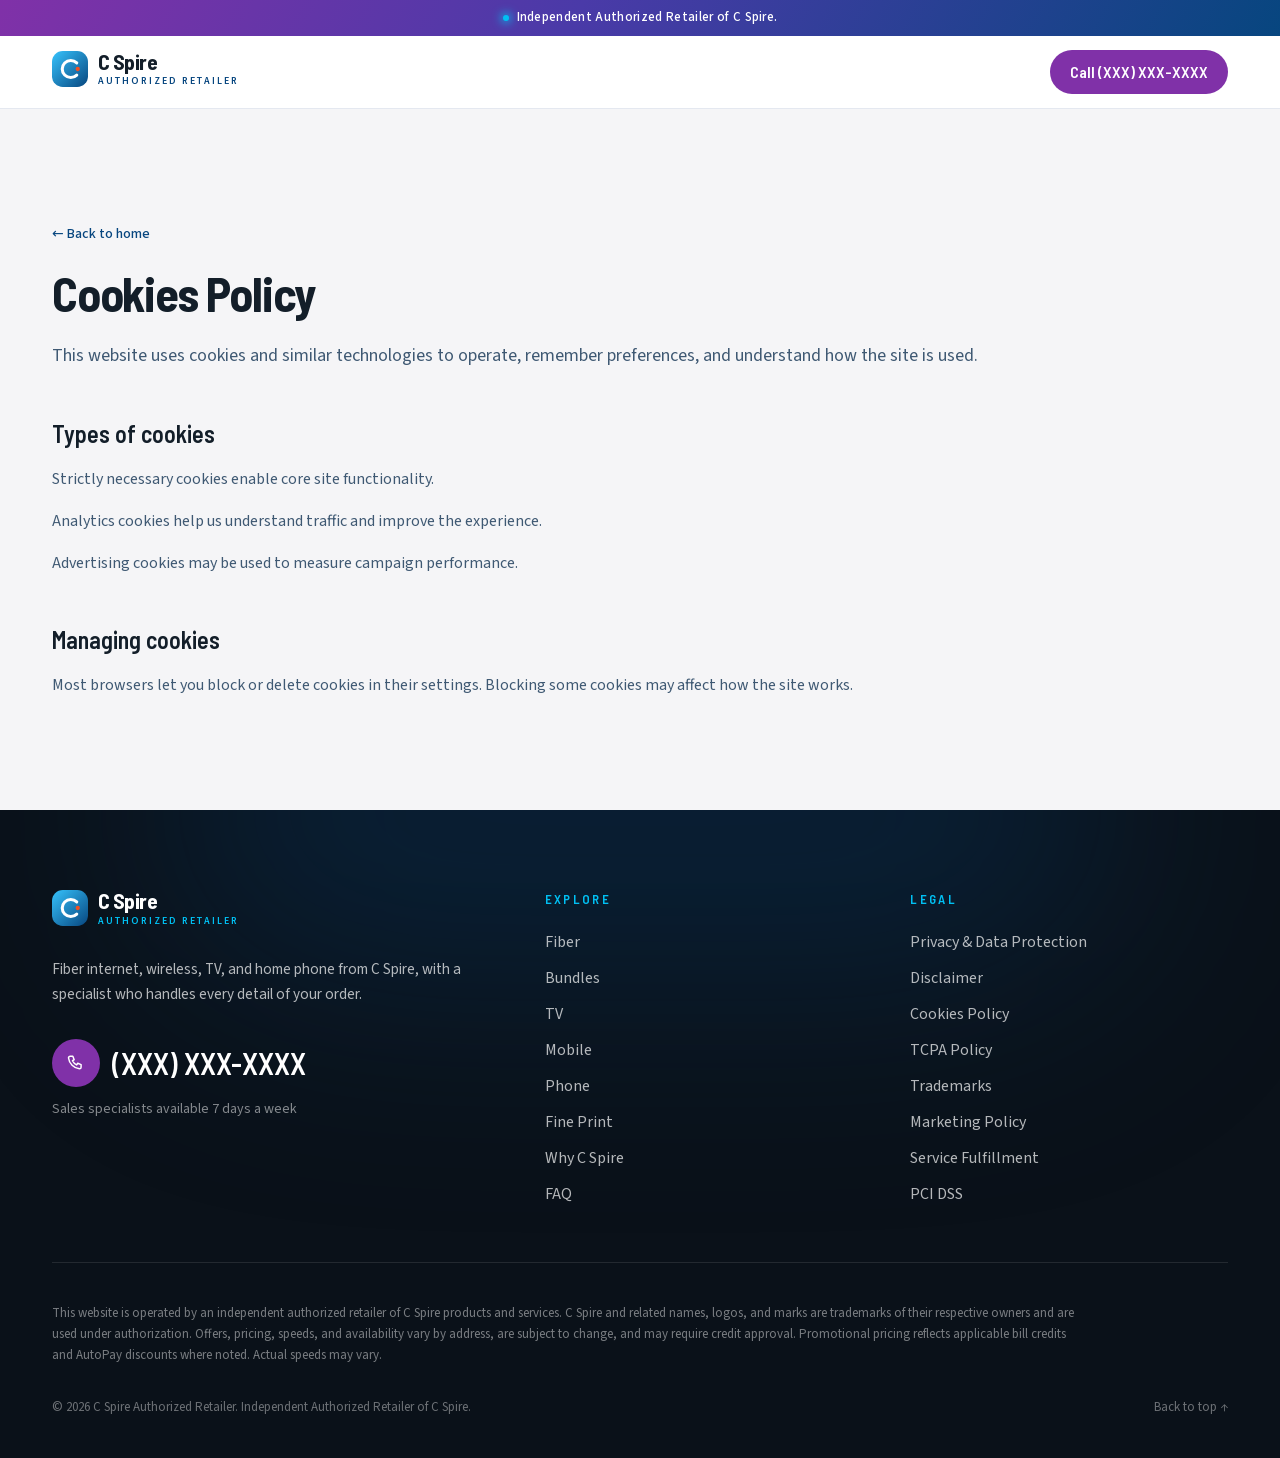
<file: legal/cookies.html>
<!DOCTYPE html><html lang="en" class="barlow_semi_condensed_3534b173-module__Ws2RsW__variable source_sans_3_1279cef4-module__-Vz-_q__variable antialiased"><head><meta charSet="utf-8"/><meta name="viewport" content="width=device-width, initial-scale=1"/><link rel="preload" href="../assets/fonts/47df9ba1c7236d3b-s.p.137759vg1sbmi.woff2" as="font" crossorigin="" type="font/woff2"/><link rel="preload" href="../assets/fonts/490cbca7f386131e-s.p.1zrwl0c4yv3pr.woff2" as="font" crossorigin="" type="font/woff2"/><link rel="preload" href="../assets/fonts/520c929efec0b33f-s.p.3arxh35s5-kc0.woff2" as="font" crossorigin="" type="font/woff2"/><link rel="preload" href="../assets/fonts/6a1d08cf467f0848-s.p.240fzfer9e_rh.woff2" as="font" crossorigin="" type="font/woff2"/><link rel="stylesheet" href="../assets/css/site.css?v=d57c857284" data-precedence="next"/><meta name="theme-color" content="#ffffff"/><title>Cookies Policy | C Spire Authorized Retailer</title><meta name="description" content="Symmetrical C Spire Fiber up to 8 Gig, unlimited 5G wireless, and The One Plan bundle, each with a 5-Year Price Lock. Check availability and order by phone."/><link rel="icon" href="../favicon.ico" sizes="256x256" type="image/x-icon"/></head><body><div hidden=""><!--$--><!--/$--></div><script>document.documentElement.classList.add('js')</script><a href="#main" class="sr-only focus:not-sr-only focus:fixed focus:left-4 focus:top-4 focus:z-[100] focus:rounded-full focus:bg-cyan focus:px-5 focus:py-3 focus:font-semibold focus:text-midnight">Skip to content</a><div class="bg-vibrant relative z-[60] text-white"><div class="container-luxe flex min-h-9 items-center justify-center gap-2 py-1.5 text-center text-[0.75rem] sm:text-[0.8125rem] font-medium tracking-wide"><span class="h-1.5 w-1.5 shrink-0 rounded-full bg-cyan shadow-[0_0_10px_2px_rgb(0_192_243/0.9)]" aria-hidden="true"></span>Independent Authorized Retailer of C Spire.</div></div><header class="border-b border-cloud bg-white"><div class="container-luxe flex h-[72px] items-center justify-between"><a aria-label="Back to home" href="../index.html"><span class="inline-flex items-center gap-2.5"><svg viewBox="0 0 40 40" class="h-9 w-9 shrink-0" aria-hidden="true"><defs><linearGradient id="lg-mark-dark" x1="0" y1="0" x2="1" y2="1"><stop offset="0" stop-color="#36c3fd"></stop><stop offset="1" stop-color="#07467f"></stop></linearGradient></defs><rect width="40" height="40" rx="12" fill="url(#lg-mark-dark)"></rect><path d="M27.5 13.2a9.5 9.5 0 1 0 0 13.6" fill="none" stroke="#fff" stroke-width="3.4" stroke-linecap="round"></path><circle cx="28.6" cy="20" r="2.4" fill="#f04f23"></circle></svg><span class="flex flex-col leading-none"><span class="font-display text-[1.35rem] font-bold tracking-tight text-midnight">C Spire</span><span class="mt-1 text-[0.625rem] font-semibold uppercase tracking-[0.2em] text-ocean">Authorized Retailer</span></span></span></a><a href="tel:+10000000000" class="hidden h-11 items-center rounded-full bg-violet px-5 font-display font-semibold text-white sm:inline-flex">Call <!-- -->(XXX) XXX-XXXX</a></div></header><main id="main" class="bg-porcelain py-20 sm:py-28"><article class="container-luxe max-w-3xl"><a class="text-sm font-medium text-ocean hover:underline" href="../index.html">← Back to home</a><h1 class="mt-6 font-display text-4xl font-bold tracking-tight text-midnight sm:text-5xl">Cookies Policy</h1><p class="mt-6 text-lg leading-relaxed text-slate">This website uses cookies and similar technologies to operate, remember preferences, and understand how the site is used.</p><section class="mt-12"><h2 class="font-display text-2xl font-semibold text-midnight">Types of cookies</h2><p class="mt-4 leading-relaxed text-slate">Strictly necessary cookies enable core site functionality.</p><p class="mt-4 leading-relaxed text-slate">Analytics cookies help us understand traffic and improve the experience.</p><p class="mt-4 leading-relaxed text-slate">Advertising cookies may be used to measure campaign performance.</p></section><section class="mt-12"><h2 class="font-display text-2xl font-semibold text-midnight">Managing cookies</h2><p class="mt-4 leading-relaxed text-slate">Most browsers let you block or delete cookies in their settings. Blocking some cookies may affect how the site works.</p></section></article></main><footer class="relative overflow-hidden bg-abyss text-white/70"><div aria-hidden="true" class="pointer-events-none absolute -top-40 left-1/2 h-80 w-[60rem] -translate-x-1/2 rounded-full bg-ocean/30 blur-[120px]"></div><div class="container-luxe relative pt-16 pb-28 sm:pt-20 sm:pb-10"><div class="grid gap-12 border-b border-white/10 pb-14 lg:grid-cols-[1.4fr_1fr_1fr]"><div><span class="inline-flex items-center gap-2.5"><svg viewBox="0 0 40 40" class="h-9 w-9 shrink-0" aria-hidden="true"><defs><linearGradient id="lg-mark-light" x1="0" y1="0" x2="1" y2="1"><stop offset="0" stop-color="#36c3fd"></stop><stop offset="1" stop-color="#07467f"></stop></linearGradient></defs><rect width="40" height="40" rx="12" fill="url(#lg-mark-light)"></rect><path d="M27.5 13.2a9.5 9.5 0 1 0 0 13.6" fill="none" stroke="#fff" stroke-width="3.4" stroke-linecap="round"></path><circle cx="28.6" cy="20" r="2.4" fill="#f04f23"></circle></svg><span class="flex flex-col leading-none"><span class="font-display text-[1.35rem] font-bold tracking-tight text-white">C Spire</span><span class="mt-1 text-[0.625rem] font-semibold uppercase tracking-[0.2em] text-cyan">Authorized Retailer</span></span></span><p class="mt-6 max-w-md text-[0.95rem] leading-relaxed">Fiber internet, wireless, TV, and home phone from C Spire, with a specialist who handles every detail of your order.</p><a href="tel:+10000000000" class="mt-8 inline-flex items-center gap-3 font-display text-3xl font-semibold text-white transition-colors hover:text-cyan"><span class="flex h-12 w-12 items-center justify-center rounded-full bg-violet text-white"><svg fill="none" stroke="currentColor" stroke-width="1.8" stroke-linecap="round" stroke-linejoin="round" viewBox="0 0 24 24" aria-hidden="true" class="h-5 w-5"><path d="M5 4h3.2l1.6 4-2 1.3a11 11 0 0 0 5 5l1.3-2 4 1.6V17a2 2 0 0 1-2 2A15 15 0 0 1 3 6a2 2 0 0 1 2-2Z"></path></svg></span>(XXX) XXX-XXXX</a><p class="mt-3 text-sm text-white/50">Sales specialists available 7 days a week</p></div><nav aria-label="Footer services"><p class="eyebrow text-cyan">Explore</p><ul class="mt-5 space-y-3"><li><a href="../index.html#fiber" class="transition-colors hover:text-white">Fiber</a></li><li><a href="../index.html#bundles" class="transition-colors hover:text-white">Bundles</a></li><li><a href="../index.html#tv" class="transition-colors hover:text-white">TV</a></li><li><a href="../index.html#mobile" class="transition-colors hover:text-white">Mobile</a></li><li><a href="../index.html#phone" class="transition-colors hover:text-white">Phone</a></li><li><a href="../index.html#fine-print" class="transition-colors hover:text-white">Fine Print</a></li><li><a href="../index.html#why" class="transition-colors hover:text-white">Why C Spire</a></li><li><a href="../index.html#faq" class="transition-colors hover:text-white">FAQ</a></li></ul></nav><nav aria-label="Legal"><p class="eyebrow text-cyan">Legal</p><ul class="mt-5 space-y-3"><li><a class="transition-colors hover:text-white" href="../legal/privacy.html">Privacy &amp; Data Protection</a></li><li><a class="transition-colors hover:text-white" href="../legal/disclaimer.html">Disclaimer</a></li><li><a class="transition-colors hover:text-white" href="../legal/cookies.html">Cookies Policy</a></li><li><a class="transition-colors hover:text-white" href="../legal/tcpa.html">TCPA Policy</a></li><li><a class="transition-colors hover:text-white" href="../legal/trademarks.html">Trademarks</a></li><li><a class="transition-colors hover:text-white" href="../legal/marketing.html">Marketing Policy</a></li><li><a class="transition-colors hover:text-white" href="../legal/service-fulfillment.html">Service Fulfillment</a></li><li><a class="transition-colors hover:text-white" href="../legal/pci-dss.html">PCI DSS</a></li></ul></nav></div><p class="mt-10 max-w-5xl text-[0.8125rem] leading-relaxed text-white/45">This website is operated by an independent authorized retailer of C Spire products and services. C Spire and related names, logos, and marks are trademarks of their respective owners and are used under authorization. Offers, pricing, speeds, and availability vary by address, are subject to change, and may require credit approval. Promotional pricing reflects applicable bill credits and AutoPay discounts where noted. Actual speeds may vary.</p><div class="mt-8 flex flex-col gap-3 text-[0.8125rem] text-white/40 sm:flex-row sm:items-center sm:justify-between"><p>© <!-- -->2026<!-- --> <!-- -->C Spire Authorized Retailer<!-- -->. <!-- -->Independent Authorized Retailer of C Spire.</p><a href="#top" class="transition-colors hover:text-white">Back to top ↑</a></div></div></footer><!--$--><!--/$--><script src="../assets/js/lenis.min.js?v=daec187282" defer></script><script src="../assets/js/site.js?v=8a95c2f73f" defer></script></body></html>
</file>
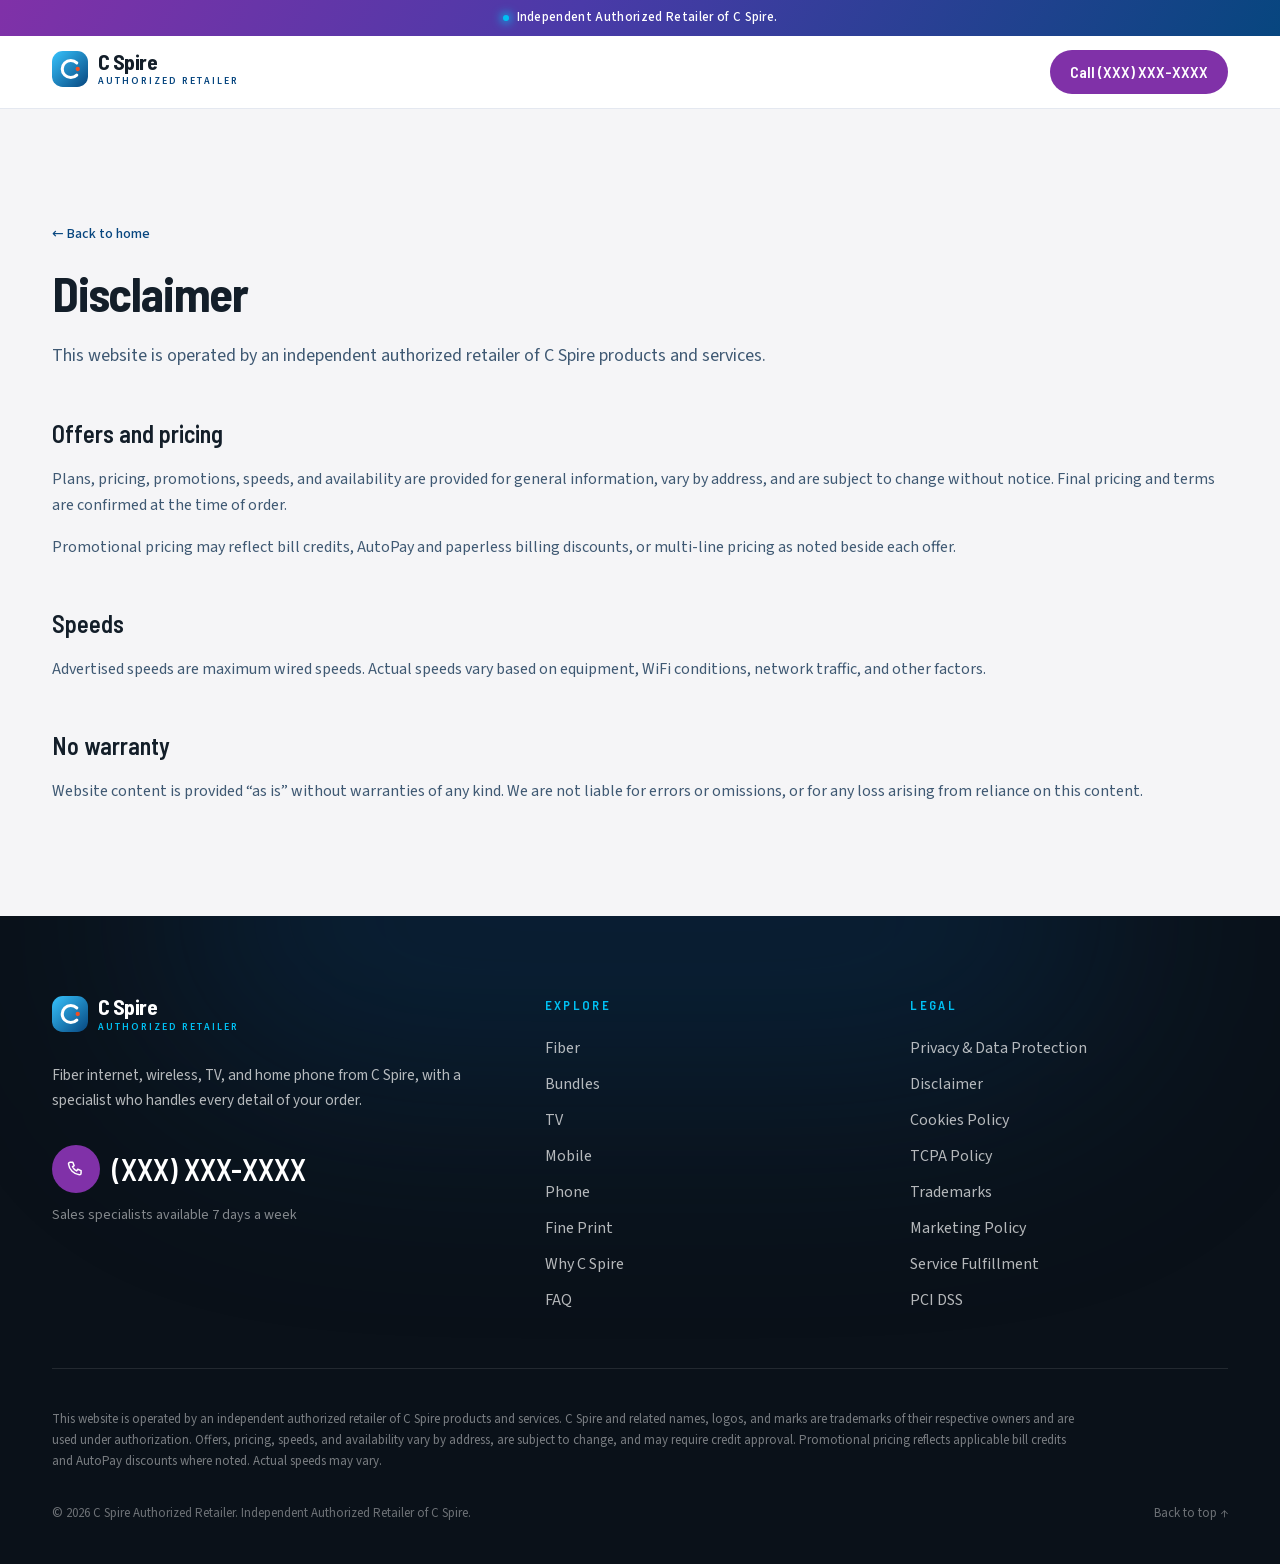
<file: legal/disclaimer.html>
<!DOCTYPE html><html lang="en" class="barlow_semi_condensed_3534b173-module__Ws2RsW__variable source_sans_3_1279cef4-module__-Vz-_q__variable antialiased"><head><meta charSet="utf-8"/><meta name="viewport" content="width=device-width, initial-scale=1"/><link rel="preload" href="../assets/fonts/47df9ba1c7236d3b-s.p.137759vg1sbmi.woff2" as="font" crossorigin="" type="font/woff2"/><link rel="preload" href="../assets/fonts/490cbca7f386131e-s.p.1zrwl0c4yv3pr.woff2" as="font" crossorigin="" type="font/woff2"/><link rel="preload" href="../assets/fonts/520c929efec0b33f-s.p.3arxh35s5-kc0.woff2" as="font" crossorigin="" type="font/woff2"/><link rel="preload" href="../assets/fonts/6a1d08cf467f0848-s.p.240fzfer9e_rh.woff2" as="font" crossorigin="" type="font/woff2"/><link rel="stylesheet" href="../assets/css/site.css?v=d57c857284" data-precedence="next"/><meta name="theme-color" content="#ffffff"/><title>Disclaimer | C Spire Authorized Retailer</title><meta name="description" content="Symmetrical C Spire Fiber up to 8 Gig, unlimited 5G wireless, and The One Plan bundle, each with a 5-Year Price Lock. Check availability and order by phone."/><link rel="icon" href="../favicon.ico" sizes="256x256" type="image/x-icon"/></head><body><div hidden=""><!--$--><!--/$--></div><script>document.documentElement.classList.add('js')</script><a href="#main" class="sr-only focus:not-sr-only focus:fixed focus:left-4 focus:top-4 focus:z-[100] focus:rounded-full focus:bg-cyan focus:px-5 focus:py-3 focus:font-semibold focus:text-midnight">Skip to content</a><div class="bg-vibrant relative z-[60] text-white"><div class="container-luxe flex min-h-9 items-center justify-center gap-2 py-1.5 text-center text-[0.75rem] sm:text-[0.8125rem] font-medium tracking-wide"><span class="h-1.5 w-1.5 shrink-0 rounded-full bg-cyan shadow-[0_0_10px_2px_rgb(0_192_243/0.9)]" aria-hidden="true"></span>Independent Authorized Retailer of C Spire.</div></div><header class="border-b border-cloud bg-white"><div class="container-luxe flex h-[72px] items-center justify-between"><a aria-label="Back to home" href="../index.html"><span class="inline-flex items-center gap-2.5"><svg viewBox="0 0 40 40" class="h-9 w-9 shrink-0" aria-hidden="true"><defs><linearGradient id="lg-mark-dark" x1="0" y1="0" x2="1" y2="1"><stop offset="0" stop-color="#36c3fd"></stop><stop offset="1" stop-color="#07467f"></stop></linearGradient></defs><rect width="40" height="40" rx="12" fill="url(#lg-mark-dark)"></rect><path d="M27.5 13.2a9.5 9.5 0 1 0 0 13.6" fill="none" stroke="#fff" stroke-width="3.4" stroke-linecap="round"></path><circle cx="28.6" cy="20" r="2.4" fill="#f04f23"></circle></svg><span class="flex flex-col leading-none"><span class="font-display text-[1.35rem] font-bold tracking-tight text-midnight">C Spire</span><span class="mt-1 text-[0.625rem] font-semibold uppercase tracking-[0.2em] text-ocean">Authorized Retailer</span></span></span></a><a href="tel:+10000000000" class="hidden h-11 items-center rounded-full bg-violet px-5 font-display font-semibold text-white sm:inline-flex">Call <!-- -->(XXX) XXX-XXXX</a></div></header><main id="main" class="bg-porcelain py-20 sm:py-28"><article class="container-luxe max-w-3xl"><a class="text-sm font-medium text-ocean hover:underline" href="../index.html">← Back to home</a><h1 class="mt-6 font-display text-4xl font-bold tracking-tight text-midnight sm:text-5xl">Disclaimer</h1><p class="mt-6 text-lg leading-relaxed text-slate">This website is operated by an independent authorized retailer of C Spire products and services.</p><section class="mt-12"><h2 class="font-display text-2xl font-semibold text-midnight">Offers and pricing</h2><p class="mt-4 leading-relaxed text-slate">Plans, pricing, promotions, speeds, and availability are provided for general information, vary by address, and are subject to change without notice. Final pricing and terms are confirmed at the time of order.</p><p class="mt-4 leading-relaxed text-slate">Promotional pricing may reflect bill credits, AutoPay and paperless billing discounts, or multi-line pricing as noted beside each offer.</p></section><section class="mt-12"><h2 class="font-display text-2xl font-semibold text-midnight">Speeds</h2><p class="mt-4 leading-relaxed text-slate">Advertised speeds are maximum wired speeds. Actual speeds vary based on equipment, WiFi conditions, network traffic, and other factors.</p></section><section class="mt-12"><h2 class="font-display text-2xl font-semibold text-midnight">No warranty</h2><p class="mt-4 leading-relaxed text-slate">Website content is provided “as is” without warranties of any kind. We are not liable for errors or omissions, or for any loss arising from reliance on this content.</p></section></article></main><footer class="relative overflow-hidden bg-abyss text-white/70"><div aria-hidden="true" class="pointer-events-none absolute -top-40 left-1/2 h-80 w-[60rem] -translate-x-1/2 rounded-full bg-ocean/30 blur-[120px]"></div><div class="container-luxe relative pt-16 pb-28 sm:pt-20 sm:pb-10"><div class="grid gap-12 border-b border-white/10 pb-14 lg:grid-cols-[1.4fr_1fr_1fr]"><div><span class="inline-flex items-center gap-2.5"><svg viewBox="0 0 40 40" class="h-9 w-9 shrink-0" aria-hidden="true"><defs><linearGradient id="lg-mark-light" x1="0" y1="0" x2="1" y2="1"><stop offset="0" stop-color="#36c3fd"></stop><stop offset="1" stop-color="#07467f"></stop></linearGradient></defs><rect width="40" height="40" rx="12" fill="url(#lg-mark-light)"></rect><path d="M27.5 13.2a9.5 9.5 0 1 0 0 13.6" fill="none" stroke="#fff" stroke-width="3.4" stroke-linecap="round"></path><circle cx="28.6" cy="20" r="2.4" fill="#f04f23"></circle></svg><span class="flex flex-col leading-none"><span class="font-display text-[1.35rem] font-bold tracking-tight text-white">C Spire</span><span class="mt-1 text-[0.625rem] font-semibold uppercase tracking-[0.2em] text-cyan">Authorized Retailer</span></span></span><p class="mt-6 max-w-md text-[0.95rem] leading-relaxed">Fiber internet, wireless, TV, and home phone from C Spire, with a specialist who handles every detail of your order.</p><a href="tel:+10000000000" class="mt-8 inline-flex items-center gap-3 font-display text-3xl font-semibold text-white transition-colors hover:text-cyan"><span class="flex h-12 w-12 items-center justify-center rounded-full bg-violet text-white"><svg fill="none" stroke="currentColor" stroke-width="1.8" stroke-linecap="round" stroke-linejoin="round" viewBox="0 0 24 24" aria-hidden="true" class="h-5 w-5"><path d="M5 4h3.2l1.6 4-2 1.3a11 11 0 0 0 5 5l1.3-2 4 1.6V17a2 2 0 0 1-2 2A15 15 0 0 1 3 6a2 2 0 0 1 2-2Z"></path></svg></span>(XXX) XXX-XXXX</a><p class="mt-3 text-sm text-white/50">Sales specialists available 7 days a week</p></div><nav aria-label="Footer services"><p class="eyebrow text-cyan">Explore</p><ul class="mt-5 space-y-3"><li><a href="../index.html#fiber" class="transition-colors hover:text-white">Fiber</a></li><li><a href="../index.html#bundles" class="transition-colors hover:text-white">Bundles</a></li><li><a href="../index.html#tv" class="transition-colors hover:text-white">TV</a></li><li><a href="../index.html#mobile" class="transition-colors hover:text-white">Mobile</a></li><li><a href="../index.html#phone" class="transition-colors hover:text-white">Phone</a></li><li><a href="../index.html#fine-print" class="transition-colors hover:text-white">Fine Print</a></li><li><a href="../index.html#why" class="transition-colors hover:text-white">Why C Spire</a></li><li><a href="../index.html#faq" class="transition-colors hover:text-white">FAQ</a></li></ul></nav><nav aria-label="Legal"><p class="eyebrow text-cyan">Legal</p><ul class="mt-5 space-y-3"><li><a class="transition-colors hover:text-white" href="../legal/privacy.html">Privacy &amp; Data Protection</a></li><li><a class="transition-colors hover:text-white" href="../legal/disclaimer.html">Disclaimer</a></li><li><a class="transition-colors hover:text-white" href="../legal/cookies.html">Cookies Policy</a></li><li><a class="transition-colors hover:text-white" href="../legal/tcpa.html">TCPA Policy</a></li><li><a class="transition-colors hover:text-white" href="../legal/trademarks.html">Trademarks</a></li><li><a class="transition-colors hover:text-white" href="../legal/marketing.html">Marketing Policy</a></li><li><a class="transition-colors hover:text-white" href="../legal/service-fulfillment.html">Service Fulfillment</a></li><li><a class="transition-colors hover:text-white" href="../legal/pci-dss.html">PCI DSS</a></li></ul></nav></div><p class="mt-10 max-w-5xl text-[0.8125rem] leading-relaxed text-white/45">This website is operated by an independent authorized retailer of C Spire products and services. C Spire and related names, logos, and marks are trademarks of their respective owners and are used under authorization. Offers, pricing, speeds, and availability vary by address, are subject to change, and may require credit approval. Promotional pricing reflects applicable bill credits and AutoPay discounts where noted. Actual speeds may vary.</p><div class="mt-8 flex flex-col gap-3 text-[0.8125rem] text-white/40 sm:flex-row sm:items-center sm:justify-between"><p>© <!-- -->2026<!-- --> <!-- -->C Spire Authorized Retailer<!-- -->. <!-- -->Independent Authorized Retailer of C Spire.</p><a href="#top" class="transition-colors hover:text-white">Back to top ↑</a></div></div></footer><!--$--><!--/$--><script src="../assets/js/lenis.min.js?v=daec187282" defer></script><script src="../assets/js/site.js?v=8a95c2f73f" defer></script></body></html>
</file>
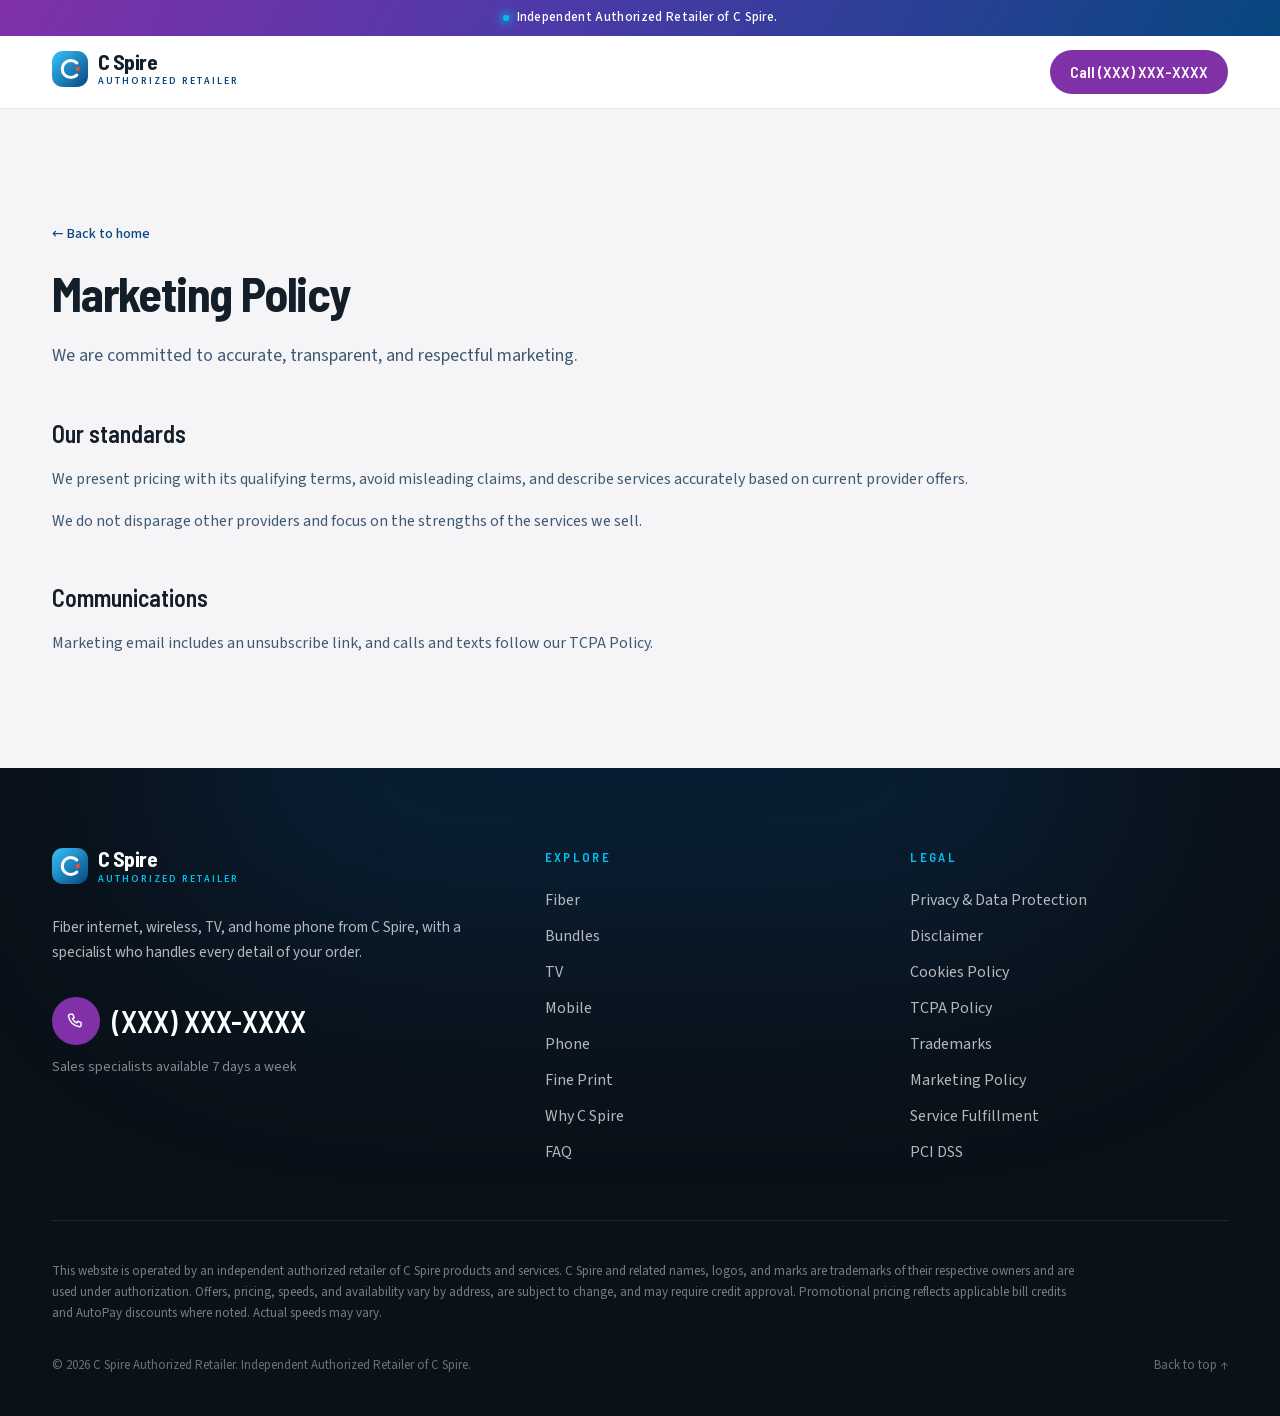
<file: legal/marketing.html>
<!DOCTYPE html><html lang="en" class="barlow_semi_condensed_3534b173-module__Ws2RsW__variable source_sans_3_1279cef4-module__-Vz-_q__variable antialiased"><head><meta charSet="utf-8"/><meta name="viewport" content="width=device-width, initial-scale=1"/><link rel="preload" href="../assets/fonts/47df9ba1c7236d3b-s.p.137759vg1sbmi.woff2" as="font" crossorigin="" type="font/woff2"/><link rel="preload" href="../assets/fonts/490cbca7f386131e-s.p.1zrwl0c4yv3pr.woff2" as="font" crossorigin="" type="font/woff2"/><link rel="preload" href="../assets/fonts/520c929efec0b33f-s.p.3arxh35s5-kc0.woff2" as="font" crossorigin="" type="font/woff2"/><link rel="preload" href="../assets/fonts/6a1d08cf467f0848-s.p.240fzfer9e_rh.woff2" as="font" crossorigin="" type="font/woff2"/><link rel="stylesheet" href="../assets/css/site.css?v=d57c857284" data-precedence="next"/><meta name="theme-color" content="#ffffff"/><title>Marketing Policy | C Spire Authorized Retailer</title><meta name="description" content="Symmetrical C Spire Fiber up to 8 Gig, unlimited 5G wireless, and The One Plan bundle, each with a 5-Year Price Lock. Check availability and order by phone."/><link rel="icon" href="../favicon.ico" sizes="256x256" type="image/x-icon"/></head><body><div hidden=""><!--$--><!--/$--></div><script>document.documentElement.classList.add('js')</script><a href="#main" class="sr-only focus:not-sr-only focus:fixed focus:left-4 focus:top-4 focus:z-[100] focus:rounded-full focus:bg-cyan focus:px-5 focus:py-3 focus:font-semibold focus:text-midnight">Skip to content</a><div class="bg-vibrant relative z-[60] text-white"><div class="container-luxe flex min-h-9 items-center justify-center gap-2 py-1.5 text-center text-[0.75rem] sm:text-[0.8125rem] font-medium tracking-wide"><span class="h-1.5 w-1.5 shrink-0 rounded-full bg-cyan shadow-[0_0_10px_2px_rgb(0_192_243/0.9)]" aria-hidden="true"></span>Independent Authorized Retailer of C Spire.</div></div><header class="border-b border-cloud bg-white"><div class="container-luxe flex h-[72px] items-center justify-between"><a aria-label="Back to home" href="../index.html"><span class="inline-flex items-center gap-2.5"><svg viewBox="0 0 40 40" class="h-9 w-9 shrink-0" aria-hidden="true"><defs><linearGradient id="lg-mark-dark" x1="0" y1="0" x2="1" y2="1"><stop offset="0" stop-color="#36c3fd"></stop><stop offset="1" stop-color="#07467f"></stop></linearGradient></defs><rect width="40" height="40" rx="12" fill="url(#lg-mark-dark)"></rect><path d="M27.5 13.2a9.5 9.5 0 1 0 0 13.6" fill="none" stroke="#fff" stroke-width="3.4" stroke-linecap="round"></path><circle cx="28.6" cy="20" r="2.4" fill="#f04f23"></circle></svg><span class="flex flex-col leading-none"><span class="font-display text-[1.35rem] font-bold tracking-tight text-midnight">C Spire</span><span class="mt-1 text-[0.625rem] font-semibold uppercase tracking-[0.2em] text-ocean">Authorized Retailer</span></span></span></a><a href="tel:+10000000000" class="hidden h-11 items-center rounded-full bg-violet px-5 font-display font-semibold text-white sm:inline-flex">Call <!-- -->(XXX) XXX-XXXX</a></div></header><main id="main" class="bg-porcelain py-20 sm:py-28"><article class="container-luxe max-w-3xl"><a class="text-sm font-medium text-ocean hover:underline" href="../index.html">← Back to home</a><h1 class="mt-6 font-display text-4xl font-bold tracking-tight text-midnight sm:text-5xl">Marketing Policy</h1><p class="mt-6 text-lg leading-relaxed text-slate">We are committed to accurate, transparent, and respectful marketing.</p><section class="mt-12"><h2 class="font-display text-2xl font-semibold text-midnight">Our standards</h2><p class="mt-4 leading-relaxed text-slate">We present pricing with its qualifying terms, avoid misleading claims, and describe services accurately based on current provider offers.</p><p class="mt-4 leading-relaxed text-slate">We do not disparage other providers and focus on the strengths of the services we sell.</p></section><section class="mt-12"><h2 class="font-display text-2xl font-semibold text-midnight">Communications</h2><p class="mt-4 leading-relaxed text-slate">Marketing email includes an unsubscribe link, and calls and texts follow our TCPA Policy.</p></section></article></main><footer class="relative overflow-hidden bg-abyss text-white/70"><div aria-hidden="true" class="pointer-events-none absolute -top-40 left-1/2 h-80 w-[60rem] -translate-x-1/2 rounded-full bg-ocean/30 blur-[120px]"></div><div class="container-luxe relative pt-16 pb-28 sm:pt-20 sm:pb-10"><div class="grid gap-12 border-b border-white/10 pb-14 lg:grid-cols-[1.4fr_1fr_1fr]"><div><span class="inline-flex items-center gap-2.5"><svg viewBox="0 0 40 40" class="h-9 w-9 shrink-0" aria-hidden="true"><defs><linearGradient id="lg-mark-light" x1="0" y1="0" x2="1" y2="1"><stop offset="0" stop-color="#36c3fd"></stop><stop offset="1" stop-color="#07467f"></stop></linearGradient></defs><rect width="40" height="40" rx="12" fill="url(#lg-mark-light)"></rect><path d="M27.5 13.2a9.5 9.5 0 1 0 0 13.6" fill="none" stroke="#fff" stroke-width="3.4" stroke-linecap="round"></path><circle cx="28.6" cy="20" r="2.4" fill="#f04f23"></circle></svg><span class="flex flex-col leading-none"><span class="font-display text-[1.35rem] font-bold tracking-tight text-white">C Spire</span><span class="mt-1 text-[0.625rem] font-semibold uppercase tracking-[0.2em] text-cyan">Authorized Retailer</span></span></span><p class="mt-6 max-w-md text-[0.95rem] leading-relaxed">Fiber internet, wireless, TV, and home phone from C Spire, with a specialist who handles every detail of your order.</p><a href="tel:+10000000000" class="mt-8 inline-flex items-center gap-3 font-display text-3xl font-semibold text-white transition-colors hover:text-cyan"><span class="flex h-12 w-12 items-center justify-center rounded-full bg-violet text-white"><svg fill="none" stroke="currentColor" stroke-width="1.8" stroke-linecap="round" stroke-linejoin="round" viewBox="0 0 24 24" aria-hidden="true" class="h-5 w-5"><path d="M5 4h3.2l1.6 4-2 1.3a11 11 0 0 0 5 5l1.3-2 4 1.6V17a2 2 0 0 1-2 2A15 15 0 0 1 3 6a2 2 0 0 1 2-2Z"></path></svg></span>(XXX) XXX-XXXX</a><p class="mt-3 text-sm text-white/50">Sales specialists available 7 days a week</p></div><nav aria-label="Footer services"><p class="eyebrow text-cyan">Explore</p><ul class="mt-5 space-y-3"><li><a href="../index.html#fiber" class="transition-colors hover:text-white">Fiber</a></li><li><a href="../index.html#bundles" class="transition-colors hover:text-white">Bundles</a></li><li><a href="../index.html#tv" class="transition-colors hover:text-white">TV</a></li><li><a href="../index.html#mobile" class="transition-colors hover:text-white">Mobile</a></li><li><a href="../index.html#phone" class="transition-colors hover:text-white">Phone</a></li><li><a href="../index.html#fine-print" class="transition-colors hover:text-white">Fine Print</a></li><li><a href="../index.html#why" class="transition-colors hover:text-white">Why C Spire</a></li><li><a href="../index.html#faq" class="transition-colors hover:text-white">FAQ</a></li></ul></nav><nav aria-label="Legal"><p class="eyebrow text-cyan">Legal</p><ul class="mt-5 space-y-3"><li><a class="transition-colors hover:text-white" href="../legal/privacy.html">Privacy &amp; Data Protection</a></li><li><a class="transition-colors hover:text-white" href="../legal/disclaimer.html">Disclaimer</a></li><li><a class="transition-colors hover:text-white" href="../legal/cookies.html">Cookies Policy</a></li><li><a class="transition-colors hover:text-white" href="../legal/tcpa.html">TCPA Policy</a></li><li><a class="transition-colors hover:text-white" href="../legal/trademarks.html">Trademarks</a></li><li><a class="transition-colors hover:text-white" href="../legal/marketing.html">Marketing Policy</a></li><li><a class="transition-colors hover:text-white" href="../legal/service-fulfillment.html">Service Fulfillment</a></li><li><a class="transition-colors hover:text-white" href="../legal/pci-dss.html">PCI DSS</a></li></ul></nav></div><p class="mt-10 max-w-5xl text-[0.8125rem] leading-relaxed text-white/45">This website is operated by an independent authorized retailer of C Spire products and services. C Spire and related names, logos, and marks are trademarks of their respective owners and are used under authorization. Offers, pricing, speeds, and availability vary by address, are subject to change, and may require credit approval. Promotional pricing reflects applicable bill credits and AutoPay discounts where noted. Actual speeds may vary.</p><div class="mt-8 flex flex-col gap-3 text-[0.8125rem] text-white/40 sm:flex-row sm:items-center sm:justify-between"><p>© <!-- -->2026<!-- --> <!-- -->C Spire Authorized Retailer<!-- -->. <!-- -->Independent Authorized Retailer of C Spire.</p><a href="#top" class="transition-colors hover:text-white">Back to top ↑</a></div></div></footer><!--$--><!--/$--><script src="../assets/js/lenis.min.js?v=daec187282" defer></script><script src="../assets/js/site.js?v=8a95c2f73f" defer></script></body></html>
</file>
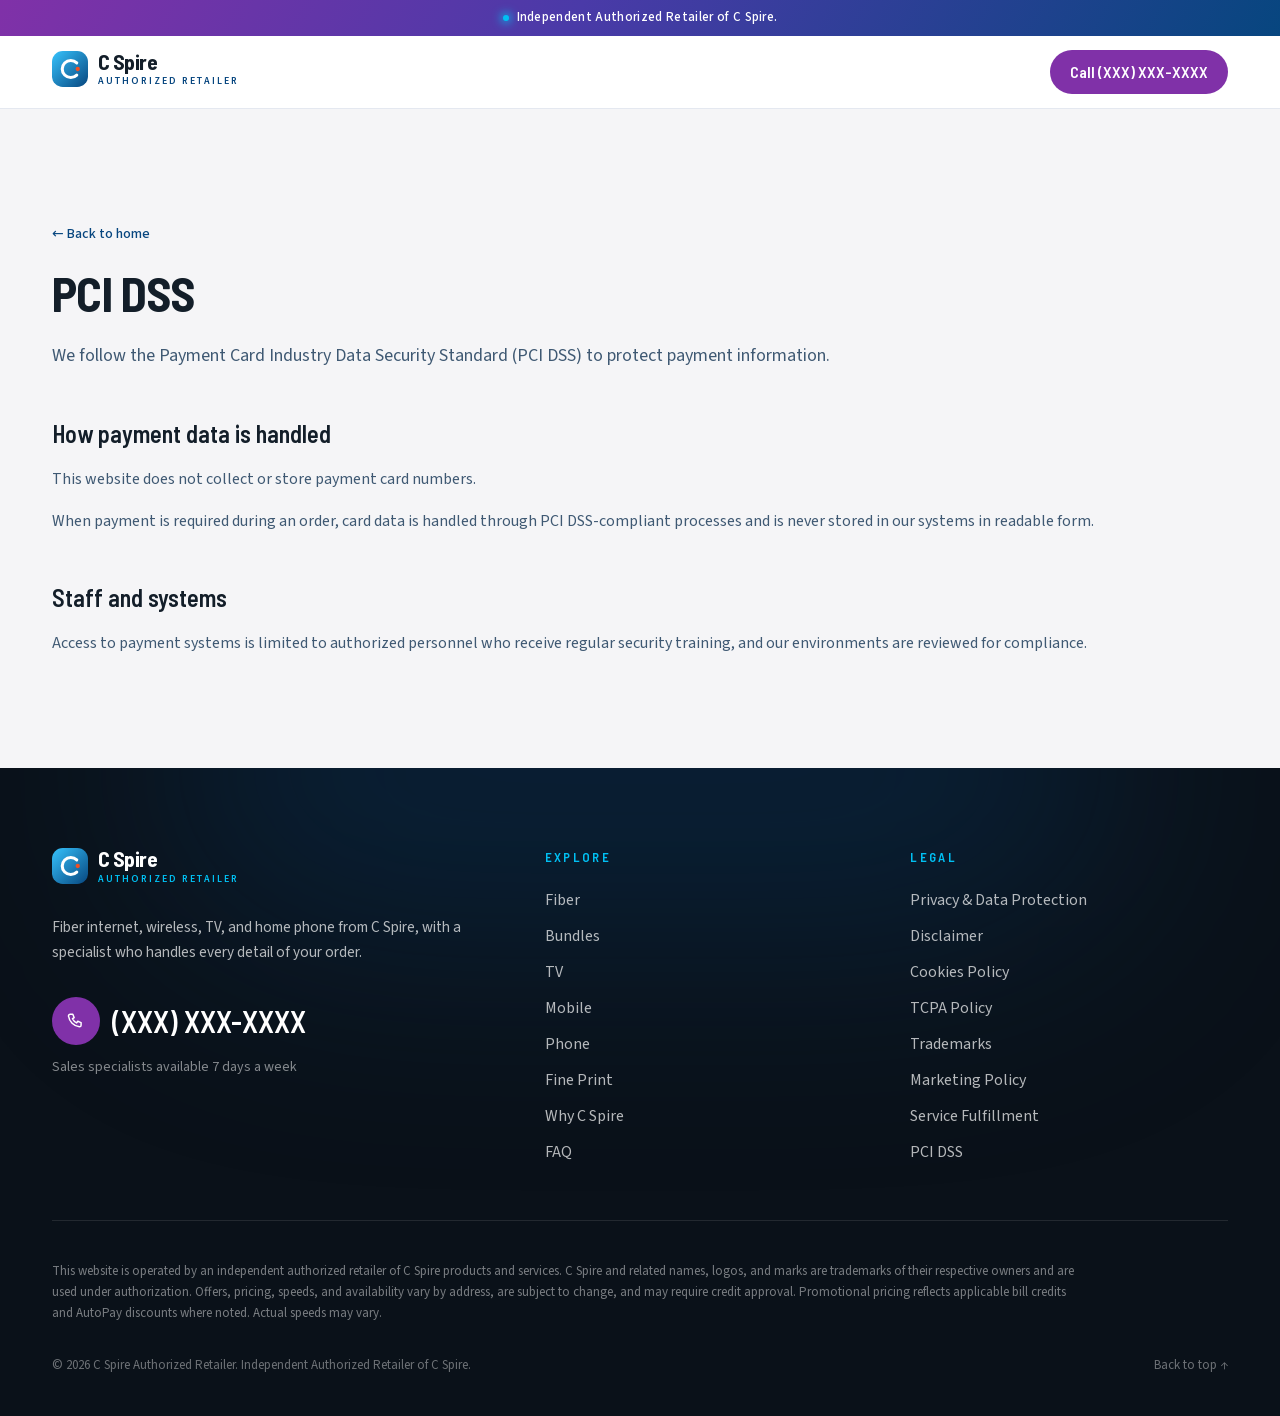
<file: legal/pci-dss.html>
<!DOCTYPE html><html lang="en" class="barlow_semi_condensed_3534b173-module__Ws2RsW__variable source_sans_3_1279cef4-module__-Vz-_q__variable antialiased"><head><meta charSet="utf-8"/><meta name="viewport" content="width=device-width, initial-scale=1"/><link rel="preload" href="../assets/fonts/47df9ba1c7236d3b-s.p.137759vg1sbmi.woff2" as="font" crossorigin="" type="font/woff2"/><link rel="preload" href="../assets/fonts/490cbca7f386131e-s.p.1zrwl0c4yv3pr.woff2" as="font" crossorigin="" type="font/woff2"/><link rel="preload" href="../assets/fonts/520c929efec0b33f-s.p.3arxh35s5-kc0.woff2" as="font" crossorigin="" type="font/woff2"/><link rel="preload" href="../assets/fonts/6a1d08cf467f0848-s.p.240fzfer9e_rh.woff2" as="font" crossorigin="" type="font/woff2"/><link rel="stylesheet" href="../assets/css/site.css?v=d57c857284" data-precedence="next"/><meta name="theme-color" content="#ffffff"/><title>PCI DSS | C Spire Authorized Retailer</title><meta name="description" content="Symmetrical C Spire Fiber up to 8 Gig, unlimited 5G wireless, and The One Plan bundle, each with a 5-Year Price Lock. Check availability and order by phone."/><link rel="icon" href="../favicon.ico" sizes="256x256" type="image/x-icon"/></head><body><div hidden=""><!--$--><!--/$--></div><script>document.documentElement.classList.add('js')</script><a href="#main" class="sr-only focus:not-sr-only focus:fixed focus:left-4 focus:top-4 focus:z-[100] focus:rounded-full focus:bg-cyan focus:px-5 focus:py-3 focus:font-semibold focus:text-midnight">Skip to content</a><div class="bg-vibrant relative z-[60] text-white"><div class="container-luxe flex min-h-9 items-center justify-center gap-2 py-1.5 text-center text-[0.75rem] sm:text-[0.8125rem] font-medium tracking-wide"><span class="h-1.5 w-1.5 shrink-0 rounded-full bg-cyan shadow-[0_0_10px_2px_rgb(0_192_243/0.9)]" aria-hidden="true"></span>Independent Authorized Retailer of C Spire.</div></div><header class="border-b border-cloud bg-white"><div class="container-luxe flex h-[72px] items-center justify-between"><a aria-label="Back to home" href="../index.html"><span class="inline-flex items-center gap-2.5"><svg viewBox="0 0 40 40" class="h-9 w-9 shrink-0" aria-hidden="true"><defs><linearGradient id="lg-mark-dark" x1="0" y1="0" x2="1" y2="1"><stop offset="0" stop-color="#36c3fd"></stop><stop offset="1" stop-color="#07467f"></stop></linearGradient></defs><rect width="40" height="40" rx="12" fill="url(#lg-mark-dark)"></rect><path d="M27.5 13.2a9.5 9.5 0 1 0 0 13.6" fill="none" stroke="#fff" stroke-width="3.4" stroke-linecap="round"></path><circle cx="28.6" cy="20" r="2.4" fill="#f04f23"></circle></svg><span class="flex flex-col leading-none"><span class="font-display text-[1.35rem] font-bold tracking-tight text-midnight">C Spire</span><span class="mt-1 text-[0.625rem] font-semibold uppercase tracking-[0.2em] text-ocean">Authorized Retailer</span></span></span></a><a href="tel:+10000000000" class="hidden h-11 items-center rounded-full bg-violet px-5 font-display font-semibold text-white sm:inline-flex">Call <!-- -->(XXX) XXX-XXXX</a></div></header><main id="main" class="bg-porcelain py-20 sm:py-28"><article class="container-luxe max-w-3xl"><a class="text-sm font-medium text-ocean hover:underline" href="../index.html">← Back to home</a><h1 class="mt-6 font-display text-4xl font-bold tracking-tight text-midnight sm:text-5xl">PCI DSS</h1><p class="mt-6 text-lg leading-relaxed text-slate">We follow the Payment Card Industry Data Security Standard (PCI DSS) to protect payment information.</p><section class="mt-12"><h2 class="font-display text-2xl font-semibold text-midnight">How payment data is handled</h2><p class="mt-4 leading-relaxed text-slate">This website does not collect or store payment card numbers.</p><p class="mt-4 leading-relaxed text-slate">When payment is required during an order, card data is handled through PCI DSS-compliant processes and is never stored in our systems in readable form.</p></section><section class="mt-12"><h2 class="font-display text-2xl font-semibold text-midnight">Staff and systems</h2><p class="mt-4 leading-relaxed text-slate">Access to payment systems is limited to authorized personnel who receive regular security training, and our environments are reviewed for compliance.</p></section></article></main><footer class="relative overflow-hidden bg-abyss text-white/70"><div aria-hidden="true" class="pointer-events-none absolute -top-40 left-1/2 h-80 w-[60rem] -translate-x-1/2 rounded-full bg-ocean/30 blur-[120px]"></div><div class="container-luxe relative pt-16 pb-28 sm:pt-20 sm:pb-10"><div class="grid gap-12 border-b border-white/10 pb-14 lg:grid-cols-[1.4fr_1fr_1fr]"><div><span class="inline-flex items-center gap-2.5"><svg viewBox="0 0 40 40" class="h-9 w-9 shrink-0" aria-hidden="true"><defs><linearGradient id="lg-mark-light" x1="0" y1="0" x2="1" y2="1"><stop offset="0" stop-color="#36c3fd"></stop><stop offset="1" stop-color="#07467f"></stop></linearGradient></defs><rect width="40" height="40" rx="12" fill="url(#lg-mark-light)"></rect><path d="M27.5 13.2a9.5 9.5 0 1 0 0 13.6" fill="none" stroke="#fff" stroke-width="3.4" stroke-linecap="round"></path><circle cx="28.6" cy="20" r="2.4" fill="#f04f23"></circle></svg><span class="flex flex-col leading-none"><span class="font-display text-[1.35rem] font-bold tracking-tight text-white">C Spire</span><span class="mt-1 text-[0.625rem] font-semibold uppercase tracking-[0.2em] text-cyan">Authorized Retailer</span></span></span><p class="mt-6 max-w-md text-[0.95rem] leading-relaxed">Fiber internet, wireless, TV, and home phone from C Spire, with a specialist who handles every detail of your order.</p><a href="tel:+10000000000" class="mt-8 inline-flex items-center gap-3 font-display text-3xl font-semibold text-white transition-colors hover:text-cyan"><span class="flex h-12 w-12 items-center justify-center rounded-full bg-violet text-white"><svg fill="none" stroke="currentColor" stroke-width="1.8" stroke-linecap="round" stroke-linejoin="round" viewBox="0 0 24 24" aria-hidden="true" class="h-5 w-5"><path d="M5 4h3.2l1.6 4-2 1.3a11 11 0 0 0 5 5l1.3-2 4 1.6V17a2 2 0 0 1-2 2A15 15 0 0 1 3 6a2 2 0 0 1 2-2Z"></path></svg></span>(XXX) XXX-XXXX</a><p class="mt-3 text-sm text-white/50">Sales specialists available 7 days a week</p></div><nav aria-label="Footer services"><p class="eyebrow text-cyan">Explore</p><ul class="mt-5 space-y-3"><li><a href="../index.html#fiber" class="transition-colors hover:text-white">Fiber</a></li><li><a href="../index.html#bundles" class="transition-colors hover:text-white">Bundles</a></li><li><a href="../index.html#tv" class="transition-colors hover:text-white">TV</a></li><li><a href="../index.html#mobile" class="transition-colors hover:text-white">Mobile</a></li><li><a href="../index.html#phone" class="transition-colors hover:text-white">Phone</a></li><li><a href="../index.html#fine-print" class="transition-colors hover:text-white">Fine Print</a></li><li><a href="../index.html#why" class="transition-colors hover:text-white">Why C Spire</a></li><li><a href="../index.html#faq" class="transition-colors hover:text-white">FAQ</a></li></ul></nav><nav aria-label="Legal"><p class="eyebrow text-cyan">Legal</p><ul class="mt-5 space-y-3"><li><a class="transition-colors hover:text-white" href="../legal/privacy.html">Privacy &amp; Data Protection</a></li><li><a class="transition-colors hover:text-white" href="../legal/disclaimer.html">Disclaimer</a></li><li><a class="transition-colors hover:text-white" href="../legal/cookies.html">Cookies Policy</a></li><li><a class="transition-colors hover:text-white" href="../legal/tcpa.html">TCPA Policy</a></li><li><a class="transition-colors hover:text-white" href="../legal/trademarks.html">Trademarks</a></li><li><a class="transition-colors hover:text-white" href="../legal/marketing.html">Marketing Policy</a></li><li><a class="transition-colors hover:text-white" href="../legal/service-fulfillment.html">Service Fulfillment</a></li><li><a class="transition-colors hover:text-white" href="../legal/pci-dss.html">PCI DSS</a></li></ul></nav></div><p class="mt-10 max-w-5xl text-[0.8125rem] leading-relaxed text-white/45">This website is operated by an independent authorized retailer of C Spire products and services. C Spire and related names, logos, and marks are trademarks of their respective owners and are used under authorization. Offers, pricing, speeds, and availability vary by address, are subject to change, and may require credit approval. Promotional pricing reflects applicable bill credits and AutoPay discounts where noted. Actual speeds may vary.</p><div class="mt-8 flex flex-col gap-3 text-[0.8125rem] text-white/40 sm:flex-row sm:items-center sm:justify-between"><p>© <!-- -->2026<!-- --> <!-- -->C Spire Authorized Retailer<!-- -->. <!-- -->Independent Authorized Retailer of C Spire.</p><a href="#top" class="transition-colors hover:text-white">Back to top ↑</a></div></div></footer><!--$--><!--/$--><script src="../assets/js/lenis.min.js?v=daec187282" defer></script><script src="../assets/js/site.js?v=8a95c2f73f" defer></script></body></html>
</file>
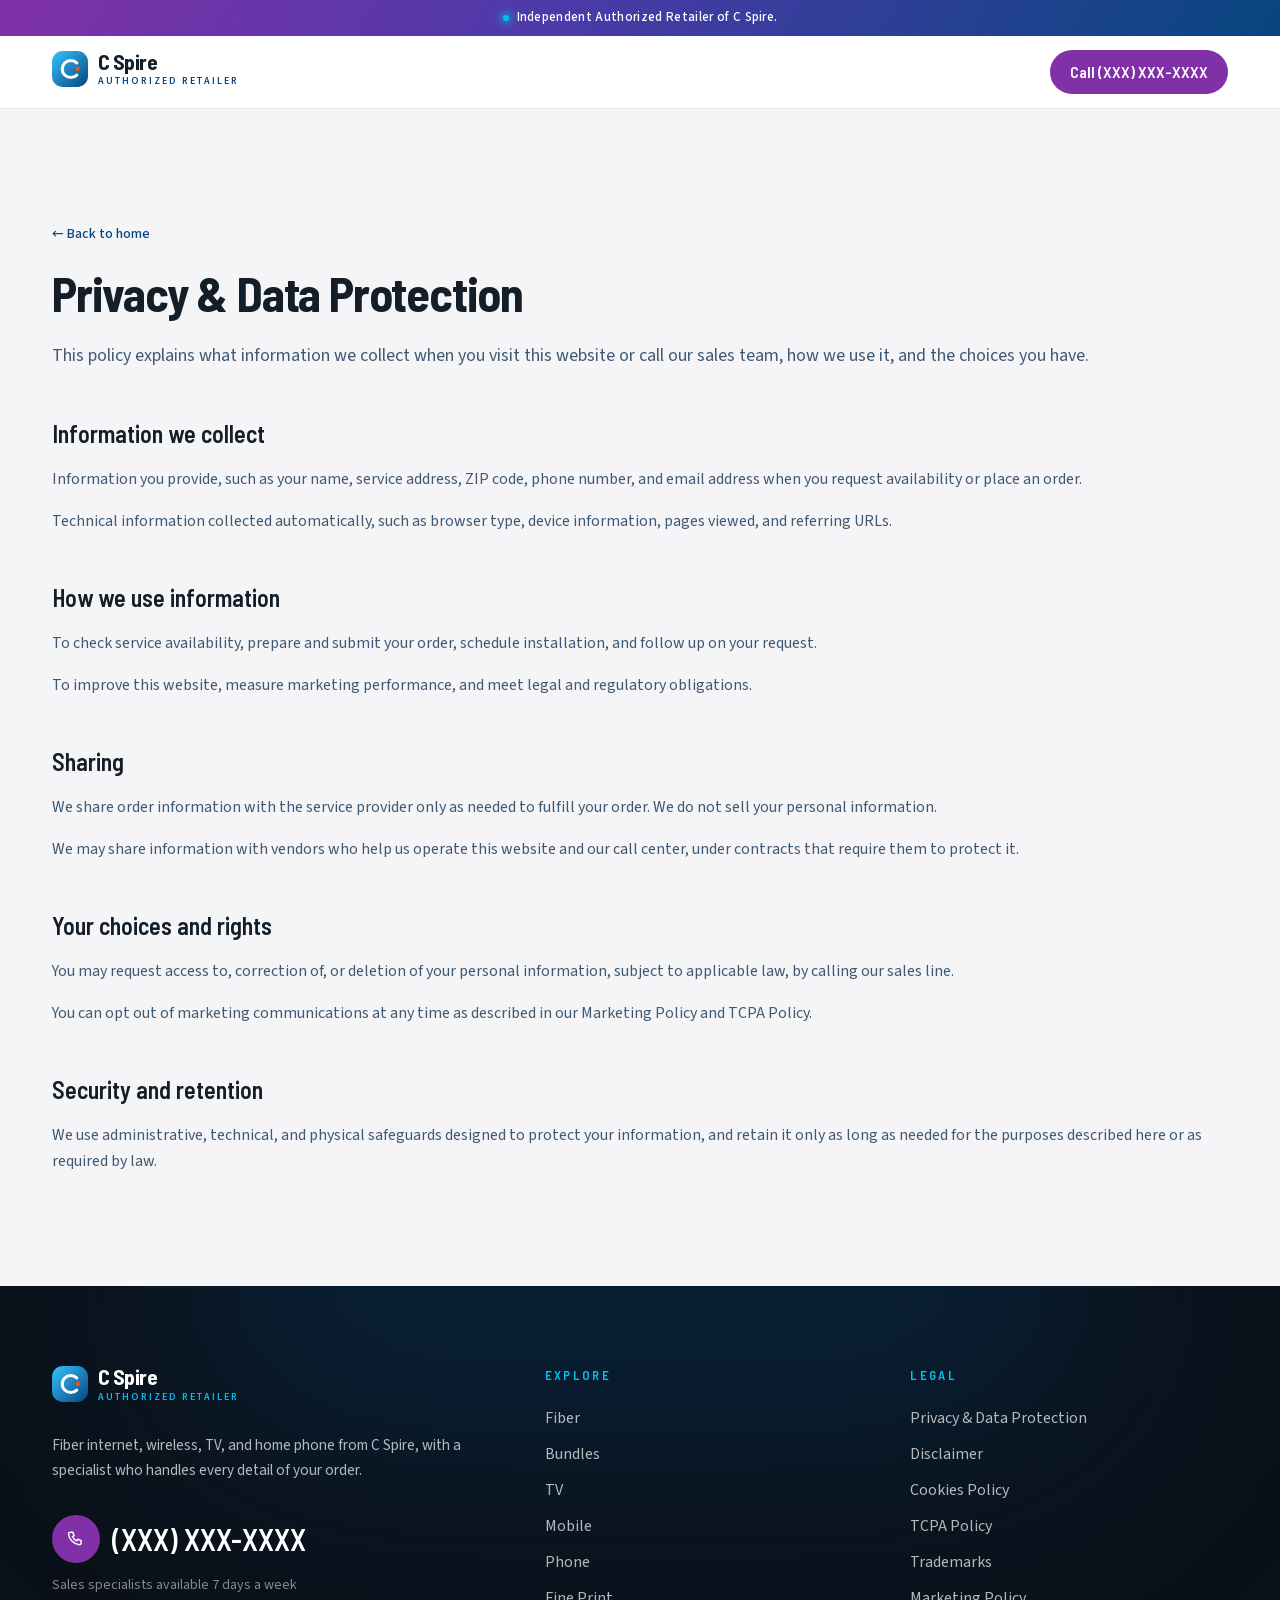
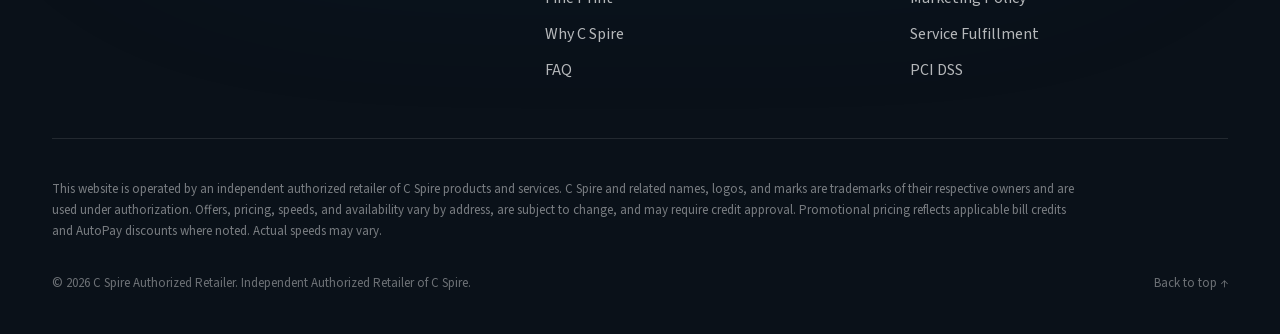
<file: legal/privacy.html>
<!DOCTYPE html><html lang="en" class="barlow_semi_condensed_3534b173-module__Ws2RsW__variable source_sans_3_1279cef4-module__-Vz-_q__variable antialiased"><head><meta charSet="utf-8"/><meta name="viewport" content="width=device-width, initial-scale=1"/><link rel="preload" href="../assets/fonts/47df9ba1c7236d3b-s.p.137759vg1sbmi.woff2" as="font" crossorigin="" type="font/woff2"/><link rel="preload" href="../assets/fonts/490cbca7f386131e-s.p.1zrwl0c4yv3pr.woff2" as="font" crossorigin="" type="font/woff2"/><link rel="preload" href="../assets/fonts/520c929efec0b33f-s.p.3arxh35s5-kc0.woff2" as="font" crossorigin="" type="font/woff2"/><link rel="preload" href="../assets/fonts/6a1d08cf467f0848-s.p.240fzfer9e_rh.woff2" as="font" crossorigin="" type="font/woff2"/><link rel="stylesheet" href="../assets/css/site.css?v=d57c857284" data-precedence="next"/><meta name="theme-color" content="#ffffff"/><title>Privacy &amp; Data Protection | C Spire Authorized Retailer</title><meta name="description" content="Symmetrical C Spire Fiber up to 8 Gig, unlimited 5G wireless, and The One Plan bundle, each with a 5-Year Price Lock. Check availability and order by phone."/><link rel="icon" href="../favicon.ico" sizes="256x256" type="image/x-icon"/></head><body><div hidden=""><!--$--><!--/$--></div><script>document.documentElement.classList.add('js')</script><a href="#main" class="sr-only focus:not-sr-only focus:fixed focus:left-4 focus:top-4 focus:z-[100] focus:rounded-full focus:bg-cyan focus:px-5 focus:py-3 focus:font-semibold focus:text-midnight">Skip to content</a><div class="bg-vibrant relative z-[60] text-white"><div class="container-luxe flex min-h-9 items-center justify-center gap-2 py-1.5 text-center text-[0.75rem] sm:text-[0.8125rem] font-medium tracking-wide"><span class="h-1.5 w-1.5 shrink-0 rounded-full bg-cyan shadow-[0_0_10px_2px_rgb(0_192_243/0.9)]" aria-hidden="true"></span>Independent Authorized Retailer of C Spire.</div></div><header class="border-b border-cloud bg-white"><div class="container-luxe flex h-[72px] items-center justify-between"><a aria-label="Back to home" href="../index.html"><span class="inline-flex items-center gap-2.5"><svg viewBox="0 0 40 40" class="h-9 w-9 shrink-0" aria-hidden="true"><defs><linearGradient id="lg-mark-dark" x1="0" y1="0" x2="1" y2="1"><stop offset="0" stop-color="#36c3fd"></stop><stop offset="1" stop-color="#07467f"></stop></linearGradient></defs><rect width="40" height="40" rx="12" fill="url(#lg-mark-dark)"></rect><path d="M27.5 13.2a9.5 9.5 0 1 0 0 13.6" fill="none" stroke="#fff" stroke-width="3.4" stroke-linecap="round"></path><circle cx="28.6" cy="20" r="2.4" fill="#f04f23"></circle></svg><span class="flex flex-col leading-none"><span class="font-display text-[1.35rem] font-bold tracking-tight text-midnight">C Spire</span><span class="mt-1 text-[0.625rem] font-semibold uppercase tracking-[0.2em] text-ocean">Authorized Retailer</span></span></span></a><a href="tel:+10000000000" class="hidden h-11 items-center rounded-full bg-violet px-5 font-display font-semibold text-white sm:inline-flex">Call <!-- -->(XXX) XXX-XXXX</a></div></header><main id="main" class="bg-porcelain py-20 sm:py-28"><article class="container-luxe max-w-3xl"><a class="text-sm font-medium text-ocean hover:underline" href="../index.html">← Back to home</a><h1 class="mt-6 font-display text-4xl font-bold tracking-tight text-midnight sm:text-5xl">Privacy &amp; Data Protection</h1><p class="mt-6 text-lg leading-relaxed text-slate">This policy explains what information we collect when you visit this website or call our sales team, how we use it, and the choices you have.</p><section class="mt-12"><h2 class="font-display text-2xl font-semibold text-midnight">Information we collect</h2><p class="mt-4 leading-relaxed text-slate">Information you provide, such as your name, service address, ZIP code, phone number, and email address when you request availability or place an order.</p><p class="mt-4 leading-relaxed text-slate">Technical information collected automatically, such as browser type, device information, pages viewed, and referring URLs.</p></section><section class="mt-12"><h2 class="font-display text-2xl font-semibold text-midnight">How we use information</h2><p class="mt-4 leading-relaxed text-slate">To check service availability, prepare and submit your order, schedule installation, and follow up on your request.</p><p class="mt-4 leading-relaxed text-slate">To improve this website, measure marketing performance, and meet legal and regulatory obligations.</p></section><section class="mt-12"><h2 class="font-display text-2xl font-semibold text-midnight">Sharing</h2><p class="mt-4 leading-relaxed text-slate">We share order information with the service provider only as needed to fulfill your order. We do not sell your personal information.</p><p class="mt-4 leading-relaxed text-slate">We may share information with vendors who help us operate this website and our call center, under contracts that require them to protect it.</p></section><section class="mt-12"><h2 class="font-display text-2xl font-semibold text-midnight">Your choices and rights</h2><p class="mt-4 leading-relaxed text-slate">You may request access to, correction of, or deletion of your personal information, subject to applicable law, by calling our sales line.</p><p class="mt-4 leading-relaxed text-slate">You can opt out of marketing communications at any time as described in our Marketing Policy and TCPA Policy.</p></section><section class="mt-12"><h2 class="font-display text-2xl font-semibold text-midnight">Security and retention</h2><p class="mt-4 leading-relaxed text-slate">We use administrative, technical, and physical safeguards designed to protect your information, and retain it only as long as needed for the purposes described here or as required by law.</p></section></article></main><footer class="relative overflow-hidden bg-abyss text-white/70"><div aria-hidden="true" class="pointer-events-none absolute -top-40 left-1/2 h-80 w-[60rem] -translate-x-1/2 rounded-full bg-ocean/30 blur-[120px]"></div><div class="container-luxe relative pt-16 pb-28 sm:pt-20 sm:pb-10"><div class="grid gap-12 border-b border-white/10 pb-14 lg:grid-cols-[1.4fr_1fr_1fr]"><div><span class="inline-flex items-center gap-2.5"><svg viewBox="0 0 40 40" class="h-9 w-9 shrink-0" aria-hidden="true"><defs><linearGradient id="lg-mark-light" x1="0" y1="0" x2="1" y2="1"><stop offset="0" stop-color="#36c3fd"></stop><stop offset="1" stop-color="#07467f"></stop></linearGradient></defs><rect width="40" height="40" rx="12" fill="url(#lg-mark-light)"></rect><path d="M27.5 13.2a9.5 9.5 0 1 0 0 13.6" fill="none" stroke="#fff" stroke-width="3.4" stroke-linecap="round"></path><circle cx="28.6" cy="20" r="2.4" fill="#f04f23"></circle></svg><span class="flex flex-col leading-none"><span class="font-display text-[1.35rem] font-bold tracking-tight text-white">C Spire</span><span class="mt-1 text-[0.625rem] font-semibold uppercase tracking-[0.2em] text-cyan">Authorized Retailer</span></span></span><p class="mt-6 max-w-md text-[0.95rem] leading-relaxed">Fiber internet, wireless, TV, and home phone from C Spire, with a specialist who handles every detail of your order.</p><a href="tel:+10000000000" class="mt-8 inline-flex items-center gap-3 font-display text-3xl font-semibold text-white transition-colors hover:text-cyan"><span class="flex h-12 w-12 items-center justify-center rounded-full bg-violet text-white"><svg fill="none" stroke="currentColor" stroke-width="1.8" stroke-linecap="round" stroke-linejoin="round" viewBox="0 0 24 24" aria-hidden="true" class="h-5 w-5"><path d="M5 4h3.2l1.6 4-2 1.3a11 11 0 0 0 5 5l1.3-2 4 1.6V17a2 2 0 0 1-2 2A15 15 0 0 1 3 6a2 2 0 0 1 2-2Z"></path></svg></span>(XXX) XXX-XXXX</a><p class="mt-3 text-sm text-white/50">Sales specialists available 7 days a week</p></div><nav aria-label="Footer services"><p class="eyebrow text-cyan">Explore</p><ul class="mt-5 space-y-3"><li><a href="../index.html#fiber" class="transition-colors hover:text-white">Fiber</a></li><li><a href="../index.html#bundles" class="transition-colors hover:text-white">Bundles</a></li><li><a href="../index.html#tv" class="transition-colors hover:text-white">TV</a></li><li><a href="../index.html#mobile" class="transition-colors hover:text-white">Mobile</a></li><li><a href="../index.html#phone" class="transition-colors hover:text-white">Phone</a></li><li><a href="../index.html#fine-print" class="transition-colors hover:text-white">Fine Print</a></li><li><a href="../index.html#why" class="transition-colors hover:text-white">Why C Spire</a></li><li><a href="../index.html#faq" class="transition-colors hover:text-white">FAQ</a></li></ul></nav><nav aria-label="Legal"><p class="eyebrow text-cyan">Legal</p><ul class="mt-5 space-y-3"><li><a class="transition-colors hover:text-white" href="../legal/privacy.html">Privacy &amp; Data Protection</a></li><li><a class="transition-colors hover:text-white" href="../legal/disclaimer.html">Disclaimer</a></li><li><a class="transition-colors hover:text-white" href="../legal/cookies.html">Cookies Policy</a></li><li><a class="transition-colors hover:text-white" href="../legal/tcpa.html">TCPA Policy</a></li><li><a class="transition-colors hover:text-white" href="../legal/trademarks.html">Trademarks</a></li><li><a class="transition-colors hover:text-white" href="../legal/marketing.html">Marketing Policy</a></li><li><a class="transition-colors hover:text-white" href="../legal/service-fulfillment.html">Service Fulfillment</a></li><li><a class="transition-colors hover:text-white" href="../legal/pci-dss.html">PCI DSS</a></li></ul></nav></div><p class="mt-10 max-w-5xl text-[0.8125rem] leading-relaxed text-white/45">This website is operated by an independent authorized retailer of C Spire products and services. C Spire and related names, logos, and marks are trademarks of their respective owners and are used under authorization. Offers, pricing, speeds, and availability vary by address, are subject to change, and may require credit approval. Promotional pricing reflects applicable bill credits and AutoPay discounts where noted. Actual speeds may vary.</p><div class="mt-8 flex flex-col gap-3 text-[0.8125rem] text-white/40 sm:flex-row sm:items-center sm:justify-between"><p>© <!-- -->2026<!-- --> <!-- -->C Spire Authorized Retailer<!-- -->. <!-- -->Independent Authorized Retailer of C Spire.</p><a href="#top" class="transition-colors hover:text-white">Back to top ↑</a></div></div></footer><!--$--><!--/$--><script src="../assets/js/lenis.min.js?v=daec187282" defer></script><script src="../assets/js/site.js?v=8a95c2f73f" defer></script></body></html>
</file>
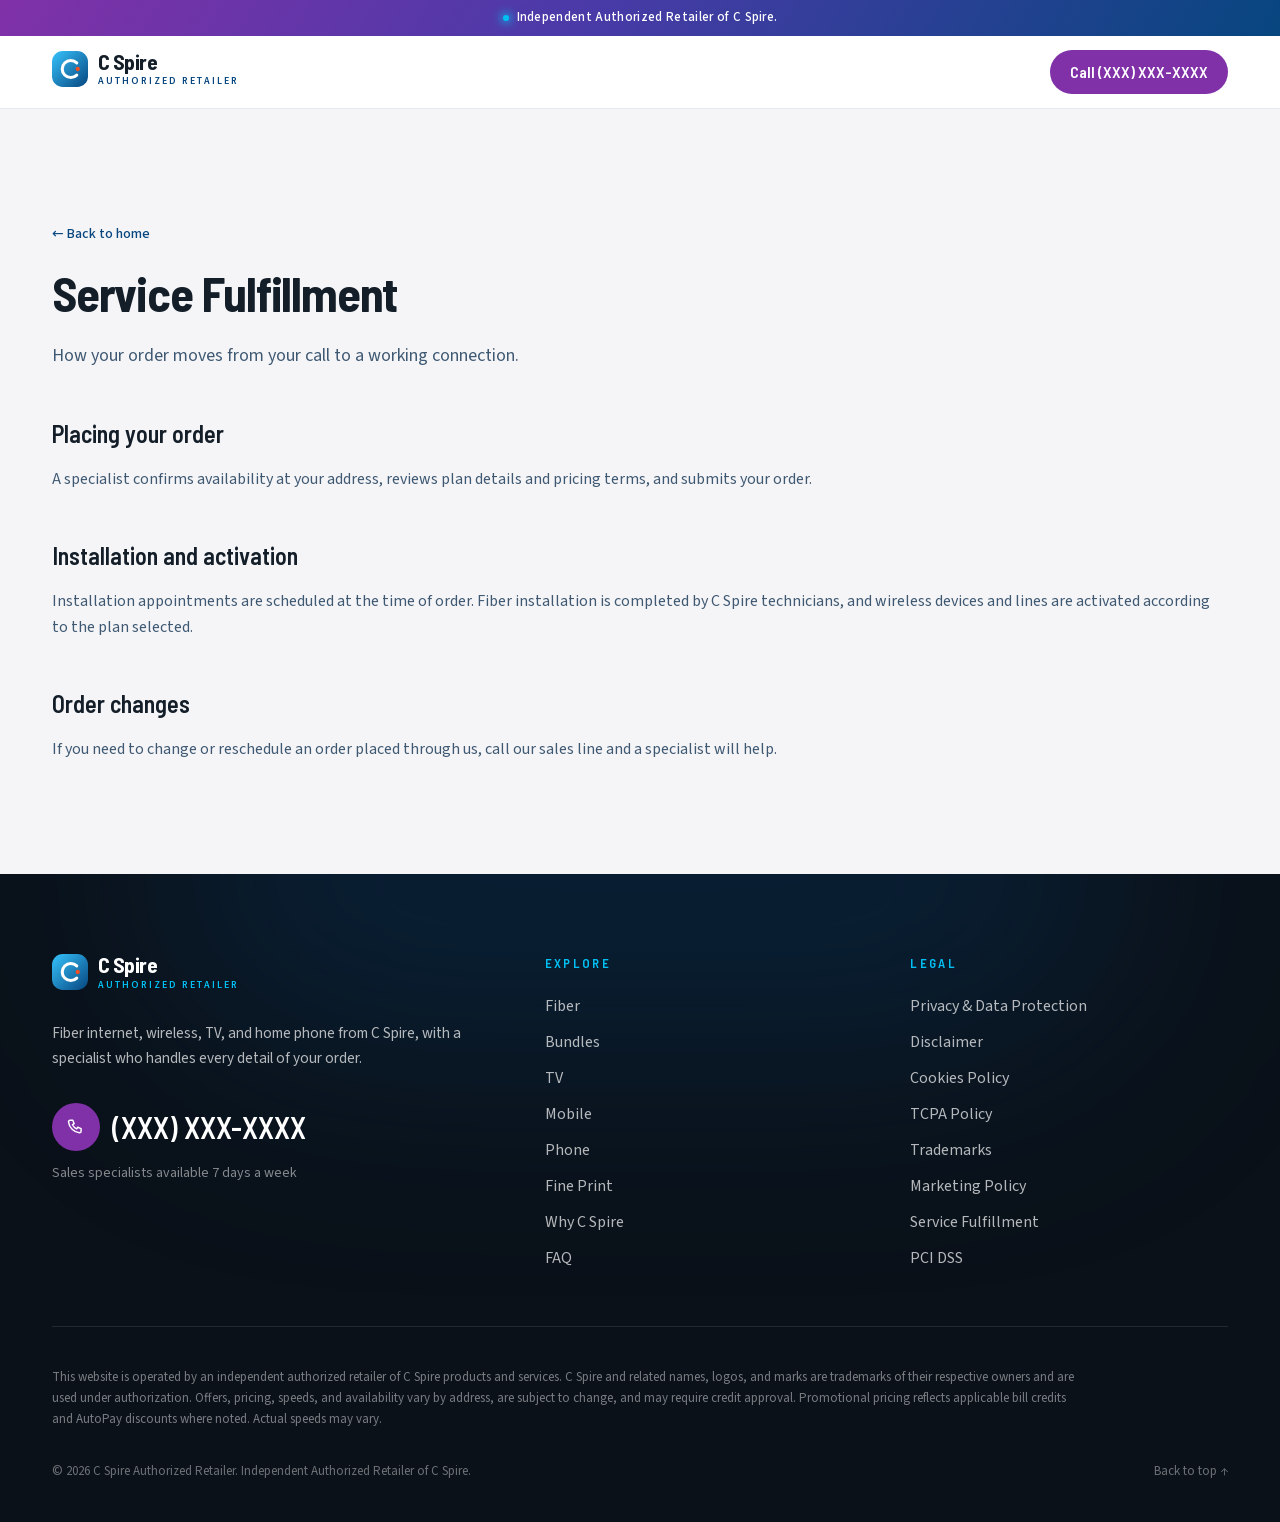
<file: legal/service-fulfillment.html>
<!DOCTYPE html><html lang="en" class="barlow_semi_condensed_3534b173-module__Ws2RsW__variable source_sans_3_1279cef4-module__-Vz-_q__variable antialiased"><head><meta charSet="utf-8"/><meta name="viewport" content="width=device-width, initial-scale=1"/><link rel="preload" href="../assets/fonts/47df9ba1c7236d3b-s.p.137759vg1sbmi.woff2" as="font" crossorigin="" type="font/woff2"/><link rel="preload" href="../assets/fonts/490cbca7f386131e-s.p.1zrwl0c4yv3pr.woff2" as="font" crossorigin="" type="font/woff2"/><link rel="preload" href="../assets/fonts/520c929efec0b33f-s.p.3arxh35s5-kc0.woff2" as="font" crossorigin="" type="font/woff2"/><link rel="preload" href="../assets/fonts/6a1d08cf467f0848-s.p.240fzfer9e_rh.woff2" as="font" crossorigin="" type="font/woff2"/><link rel="stylesheet" href="../assets/css/site.css?v=d57c857284" data-precedence="next"/><meta name="theme-color" content="#ffffff"/><title>Service Fulfillment | C Spire Authorized Retailer</title><meta name="description" content="Symmetrical C Spire Fiber up to 8 Gig, unlimited 5G wireless, and The One Plan bundle, each with a 5-Year Price Lock. Check availability and order by phone."/><link rel="icon" href="../favicon.ico" sizes="256x256" type="image/x-icon"/></head><body><div hidden=""><!--$--><!--/$--></div><script>document.documentElement.classList.add('js')</script><a href="#main" class="sr-only focus:not-sr-only focus:fixed focus:left-4 focus:top-4 focus:z-[100] focus:rounded-full focus:bg-cyan focus:px-5 focus:py-3 focus:font-semibold focus:text-midnight">Skip to content</a><div class="bg-vibrant relative z-[60] text-white"><div class="container-luxe flex min-h-9 items-center justify-center gap-2 py-1.5 text-center text-[0.75rem] sm:text-[0.8125rem] font-medium tracking-wide"><span class="h-1.5 w-1.5 shrink-0 rounded-full bg-cyan shadow-[0_0_10px_2px_rgb(0_192_243/0.9)]" aria-hidden="true"></span>Independent Authorized Retailer of C Spire.</div></div><header class="border-b border-cloud bg-white"><div class="container-luxe flex h-[72px] items-center justify-between"><a aria-label="Back to home" href="../index.html"><span class="inline-flex items-center gap-2.5"><svg viewBox="0 0 40 40" class="h-9 w-9 shrink-0" aria-hidden="true"><defs><linearGradient id="lg-mark-dark" x1="0" y1="0" x2="1" y2="1"><stop offset="0" stop-color="#36c3fd"></stop><stop offset="1" stop-color="#07467f"></stop></linearGradient></defs><rect width="40" height="40" rx="12" fill="url(#lg-mark-dark)"></rect><path d="M27.5 13.2a9.5 9.5 0 1 0 0 13.6" fill="none" stroke="#fff" stroke-width="3.4" stroke-linecap="round"></path><circle cx="28.6" cy="20" r="2.4" fill="#f04f23"></circle></svg><span class="flex flex-col leading-none"><span class="font-display text-[1.35rem] font-bold tracking-tight text-midnight">C Spire</span><span class="mt-1 text-[0.625rem] font-semibold uppercase tracking-[0.2em] text-ocean">Authorized Retailer</span></span></span></a><a href="tel:+10000000000" class="hidden h-11 items-center rounded-full bg-violet px-5 font-display font-semibold text-white sm:inline-flex">Call <!-- -->(XXX) XXX-XXXX</a></div></header><main id="main" class="bg-porcelain py-20 sm:py-28"><article class="container-luxe max-w-3xl"><a class="text-sm font-medium text-ocean hover:underline" href="../index.html">← Back to home</a><h1 class="mt-6 font-display text-4xl font-bold tracking-tight text-midnight sm:text-5xl">Service Fulfillment</h1><p class="mt-6 text-lg leading-relaxed text-slate">How your order moves from your call to a working connection.</p><section class="mt-12"><h2 class="font-display text-2xl font-semibold text-midnight">Placing your order</h2><p class="mt-4 leading-relaxed text-slate">A specialist confirms availability at your address, reviews plan details and pricing terms, and submits your order.</p></section><section class="mt-12"><h2 class="font-display text-2xl font-semibold text-midnight">Installation and activation</h2><p class="mt-4 leading-relaxed text-slate">Installation appointments are scheduled at the time of order. Fiber installation is completed by C Spire technicians, and wireless devices and lines are activated according to the plan selected.</p></section><section class="mt-12"><h2 class="font-display text-2xl font-semibold text-midnight">Order changes</h2><p class="mt-4 leading-relaxed text-slate">If you need to change or reschedule an order placed through us, call our sales line and a specialist will help.</p></section></article></main><footer class="relative overflow-hidden bg-abyss text-white/70"><div aria-hidden="true" class="pointer-events-none absolute -top-40 left-1/2 h-80 w-[60rem] -translate-x-1/2 rounded-full bg-ocean/30 blur-[120px]"></div><div class="container-luxe relative pt-16 pb-28 sm:pt-20 sm:pb-10"><div class="grid gap-12 border-b border-white/10 pb-14 lg:grid-cols-[1.4fr_1fr_1fr]"><div><span class="inline-flex items-center gap-2.5"><svg viewBox="0 0 40 40" class="h-9 w-9 shrink-0" aria-hidden="true"><defs><linearGradient id="lg-mark-light" x1="0" y1="0" x2="1" y2="1"><stop offset="0" stop-color="#36c3fd"></stop><stop offset="1" stop-color="#07467f"></stop></linearGradient></defs><rect width="40" height="40" rx="12" fill="url(#lg-mark-light)"></rect><path d="M27.5 13.2a9.5 9.5 0 1 0 0 13.6" fill="none" stroke="#fff" stroke-width="3.4" stroke-linecap="round"></path><circle cx="28.6" cy="20" r="2.4" fill="#f04f23"></circle></svg><span class="flex flex-col leading-none"><span class="font-display text-[1.35rem] font-bold tracking-tight text-white">C Spire</span><span class="mt-1 text-[0.625rem] font-semibold uppercase tracking-[0.2em] text-cyan">Authorized Retailer</span></span></span><p class="mt-6 max-w-md text-[0.95rem] leading-relaxed">Fiber internet, wireless, TV, and home phone from C Spire, with a specialist who handles every detail of your order.</p><a href="tel:+10000000000" class="mt-8 inline-flex items-center gap-3 font-display text-3xl font-semibold text-white transition-colors hover:text-cyan"><span class="flex h-12 w-12 items-center justify-center rounded-full bg-violet text-white"><svg fill="none" stroke="currentColor" stroke-width="1.8" stroke-linecap="round" stroke-linejoin="round" viewBox="0 0 24 24" aria-hidden="true" class="h-5 w-5"><path d="M5 4h3.2l1.6 4-2 1.3a11 11 0 0 0 5 5l1.3-2 4 1.6V17a2 2 0 0 1-2 2A15 15 0 0 1 3 6a2 2 0 0 1 2-2Z"></path></svg></span>(XXX) XXX-XXXX</a><p class="mt-3 text-sm text-white/50">Sales specialists available 7 days a week</p></div><nav aria-label="Footer services"><p class="eyebrow text-cyan">Explore</p><ul class="mt-5 space-y-3"><li><a href="../index.html#fiber" class="transition-colors hover:text-white">Fiber</a></li><li><a href="../index.html#bundles" class="transition-colors hover:text-white">Bundles</a></li><li><a href="../index.html#tv" class="transition-colors hover:text-white">TV</a></li><li><a href="../index.html#mobile" class="transition-colors hover:text-white">Mobile</a></li><li><a href="../index.html#phone" class="transition-colors hover:text-white">Phone</a></li><li><a href="../index.html#fine-print" class="transition-colors hover:text-white">Fine Print</a></li><li><a href="../index.html#why" class="transition-colors hover:text-white">Why C Spire</a></li><li><a href="../index.html#faq" class="transition-colors hover:text-white">FAQ</a></li></ul></nav><nav aria-label="Legal"><p class="eyebrow text-cyan">Legal</p><ul class="mt-5 space-y-3"><li><a class="transition-colors hover:text-white" href="../legal/privacy.html">Privacy &amp; Data Protection</a></li><li><a class="transition-colors hover:text-white" href="../legal/disclaimer.html">Disclaimer</a></li><li><a class="transition-colors hover:text-white" href="../legal/cookies.html">Cookies Policy</a></li><li><a class="transition-colors hover:text-white" href="../legal/tcpa.html">TCPA Policy</a></li><li><a class="transition-colors hover:text-white" href="../legal/trademarks.html">Trademarks</a></li><li><a class="transition-colors hover:text-white" href="../legal/marketing.html">Marketing Policy</a></li><li><a class="transition-colors hover:text-white" href="../legal/service-fulfillment.html">Service Fulfillment</a></li><li><a class="transition-colors hover:text-white" href="../legal/pci-dss.html">PCI DSS</a></li></ul></nav></div><p class="mt-10 max-w-5xl text-[0.8125rem] leading-relaxed text-white/45">This website is operated by an independent authorized retailer of C Spire products and services. C Spire and related names, logos, and marks are trademarks of their respective owners and are used under authorization. Offers, pricing, speeds, and availability vary by address, are subject to change, and may require credit approval. Promotional pricing reflects applicable bill credits and AutoPay discounts where noted. Actual speeds may vary.</p><div class="mt-8 flex flex-col gap-3 text-[0.8125rem] text-white/40 sm:flex-row sm:items-center sm:justify-between"><p>© <!-- -->2026<!-- --> <!-- -->C Spire Authorized Retailer<!-- -->. <!-- -->Independent Authorized Retailer of C Spire.</p><a href="#top" class="transition-colors hover:text-white">Back to top ↑</a></div></div></footer><!--$--><!--/$--><script src="../assets/js/lenis.min.js?v=daec187282" defer></script><script src="../assets/js/site.js?v=8a95c2f73f" defer></script></body></html>
</file>
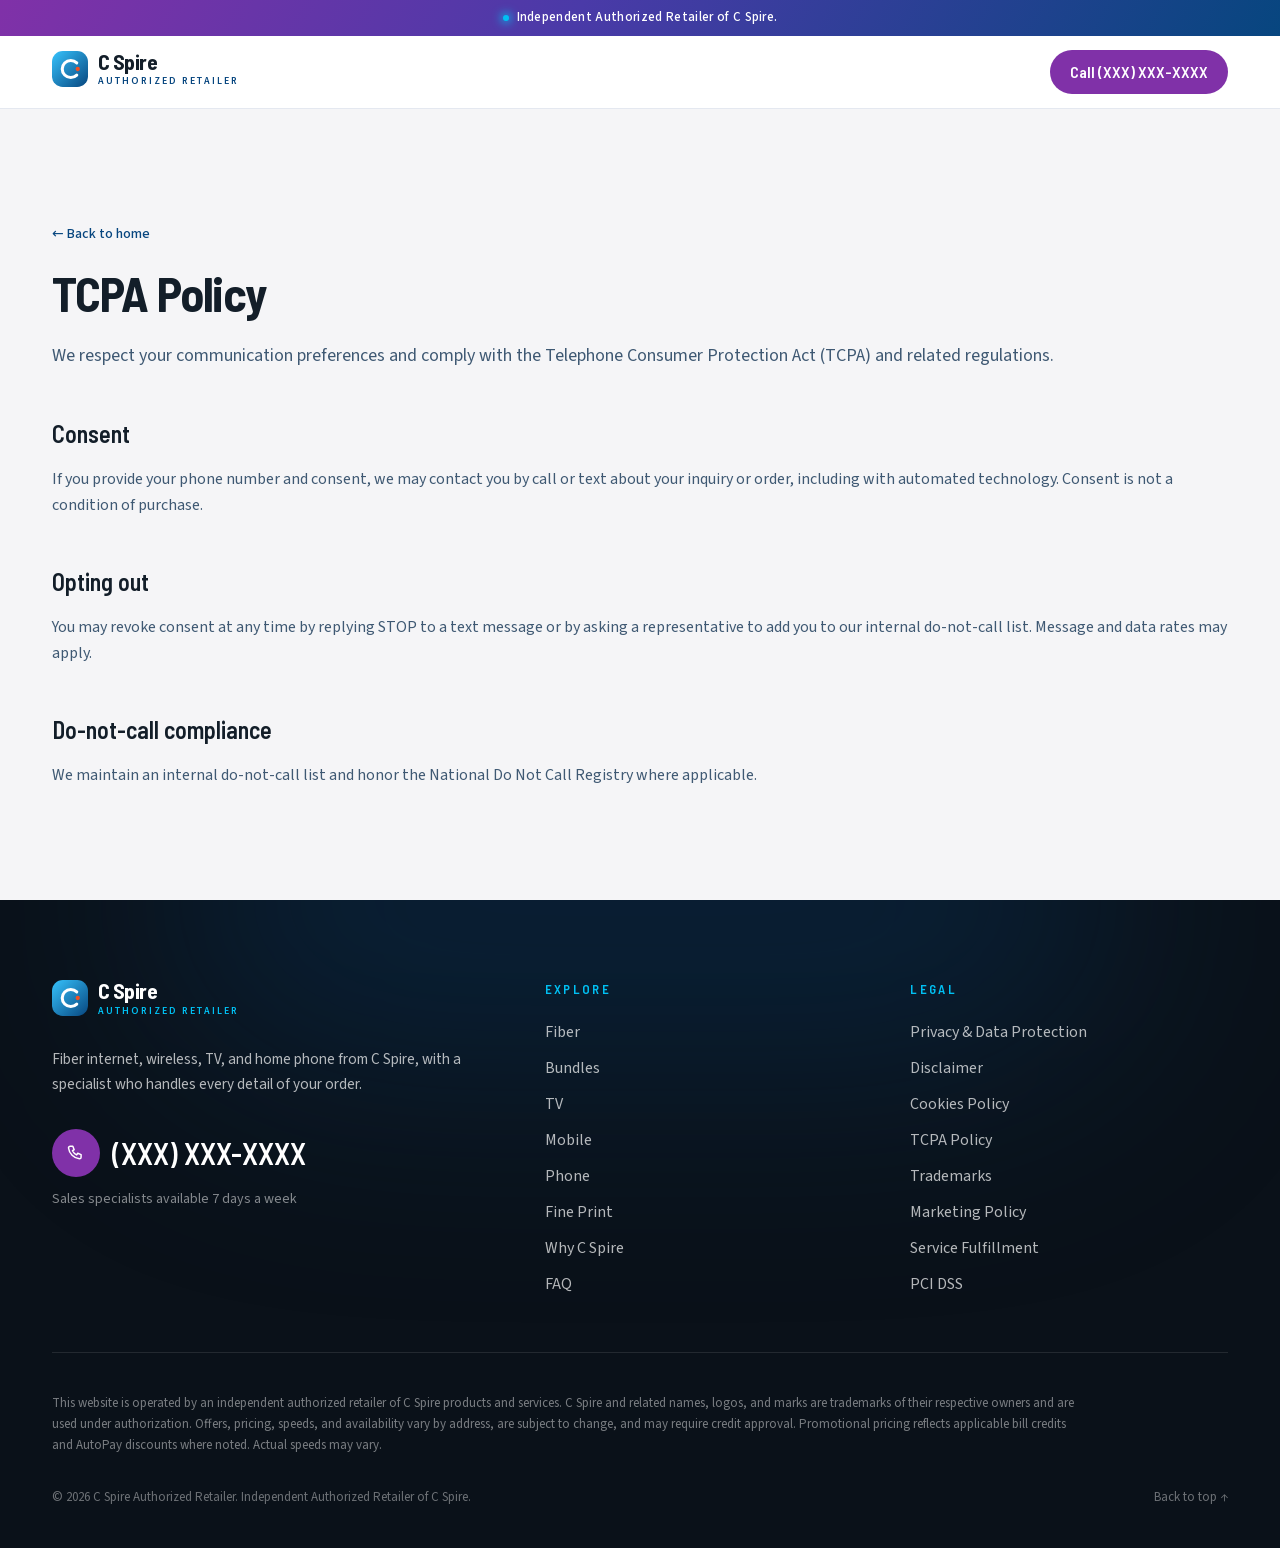
<file: legal/tcpa.html>
<!DOCTYPE html><html lang="en" class="barlow_semi_condensed_3534b173-module__Ws2RsW__variable source_sans_3_1279cef4-module__-Vz-_q__variable antialiased"><head><meta charSet="utf-8"/><meta name="viewport" content="width=device-width, initial-scale=1"/><link rel="preload" href="../assets/fonts/47df9ba1c7236d3b-s.p.137759vg1sbmi.woff2" as="font" crossorigin="" type="font/woff2"/><link rel="preload" href="../assets/fonts/490cbca7f386131e-s.p.1zrwl0c4yv3pr.woff2" as="font" crossorigin="" type="font/woff2"/><link rel="preload" href="../assets/fonts/520c929efec0b33f-s.p.3arxh35s5-kc0.woff2" as="font" crossorigin="" type="font/woff2"/><link rel="preload" href="../assets/fonts/6a1d08cf467f0848-s.p.240fzfer9e_rh.woff2" as="font" crossorigin="" type="font/woff2"/><link rel="stylesheet" href="../assets/css/site.css?v=d57c857284" data-precedence="next"/><meta name="theme-color" content="#ffffff"/><title>TCPA Policy | C Spire Authorized Retailer</title><meta name="description" content="Symmetrical C Spire Fiber up to 8 Gig, unlimited 5G wireless, and The One Plan bundle, each with a 5-Year Price Lock. Check availability and order by phone."/><link rel="icon" href="../favicon.ico" sizes="256x256" type="image/x-icon"/></head><body><div hidden=""><!--$--><!--/$--></div><script>document.documentElement.classList.add('js')</script><a href="#main" class="sr-only focus:not-sr-only focus:fixed focus:left-4 focus:top-4 focus:z-[100] focus:rounded-full focus:bg-cyan focus:px-5 focus:py-3 focus:font-semibold focus:text-midnight">Skip to content</a><div class="bg-vibrant relative z-[60] text-white"><div class="container-luxe flex min-h-9 items-center justify-center gap-2 py-1.5 text-center text-[0.75rem] sm:text-[0.8125rem] font-medium tracking-wide"><span class="h-1.5 w-1.5 shrink-0 rounded-full bg-cyan shadow-[0_0_10px_2px_rgb(0_192_243/0.9)]" aria-hidden="true"></span>Independent Authorized Retailer of C Spire.</div></div><header class="border-b border-cloud bg-white"><div class="container-luxe flex h-[72px] items-center justify-between"><a aria-label="Back to home" href="../index.html"><span class="inline-flex items-center gap-2.5"><svg viewBox="0 0 40 40" class="h-9 w-9 shrink-0" aria-hidden="true"><defs><linearGradient id="lg-mark-dark" x1="0" y1="0" x2="1" y2="1"><stop offset="0" stop-color="#36c3fd"></stop><stop offset="1" stop-color="#07467f"></stop></linearGradient></defs><rect width="40" height="40" rx="12" fill="url(#lg-mark-dark)"></rect><path d="M27.5 13.2a9.5 9.5 0 1 0 0 13.6" fill="none" stroke="#fff" stroke-width="3.4" stroke-linecap="round"></path><circle cx="28.6" cy="20" r="2.4" fill="#f04f23"></circle></svg><span class="flex flex-col leading-none"><span class="font-display text-[1.35rem] font-bold tracking-tight text-midnight">C Spire</span><span class="mt-1 text-[0.625rem] font-semibold uppercase tracking-[0.2em] text-ocean">Authorized Retailer</span></span></span></a><a href="tel:+10000000000" class="hidden h-11 items-center rounded-full bg-violet px-5 font-display font-semibold text-white sm:inline-flex">Call <!-- -->(XXX) XXX-XXXX</a></div></header><main id="main" class="bg-porcelain py-20 sm:py-28"><article class="container-luxe max-w-3xl"><a class="text-sm font-medium text-ocean hover:underline" href="../index.html">← Back to home</a><h1 class="mt-6 font-display text-4xl font-bold tracking-tight text-midnight sm:text-5xl">TCPA Policy</h1><p class="mt-6 text-lg leading-relaxed text-slate">We respect your communication preferences and comply with the Telephone Consumer Protection Act (TCPA) and related regulations.</p><section class="mt-12"><h2 class="font-display text-2xl font-semibold text-midnight">Consent</h2><p class="mt-4 leading-relaxed text-slate">If you provide your phone number and consent, we may contact you by call or text about your inquiry or order, including with automated technology. Consent is not a condition of purchase.</p></section><section class="mt-12"><h2 class="font-display text-2xl font-semibold text-midnight">Opting out</h2><p class="mt-4 leading-relaxed text-slate">You may revoke consent at any time by replying STOP to a text message or by asking a representative to add you to our internal do-not-call list. Message and data rates may apply.</p></section><section class="mt-12"><h2 class="font-display text-2xl font-semibold text-midnight">Do-not-call compliance</h2><p class="mt-4 leading-relaxed text-slate">We maintain an internal do-not-call list and honor the National Do Not Call Registry where applicable.</p></section></article></main><footer class="relative overflow-hidden bg-abyss text-white/70"><div aria-hidden="true" class="pointer-events-none absolute -top-40 left-1/2 h-80 w-[60rem] -translate-x-1/2 rounded-full bg-ocean/30 blur-[120px]"></div><div class="container-luxe relative pt-16 pb-28 sm:pt-20 sm:pb-10"><div class="grid gap-12 border-b border-white/10 pb-14 lg:grid-cols-[1.4fr_1fr_1fr]"><div><span class="inline-flex items-center gap-2.5"><svg viewBox="0 0 40 40" class="h-9 w-9 shrink-0" aria-hidden="true"><defs><linearGradient id="lg-mark-light" x1="0" y1="0" x2="1" y2="1"><stop offset="0" stop-color="#36c3fd"></stop><stop offset="1" stop-color="#07467f"></stop></linearGradient></defs><rect width="40" height="40" rx="12" fill="url(#lg-mark-light)"></rect><path d="M27.5 13.2a9.5 9.5 0 1 0 0 13.6" fill="none" stroke="#fff" stroke-width="3.4" stroke-linecap="round"></path><circle cx="28.6" cy="20" r="2.4" fill="#f04f23"></circle></svg><span class="flex flex-col leading-none"><span class="font-display text-[1.35rem] font-bold tracking-tight text-white">C Spire</span><span class="mt-1 text-[0.625rem] font-semibold uppercase tracking-[0.2em] text-cyan">Authorized Retailer</span></span></span><p class="mt-6 max-w-md text-[0.95rem] leading-relaxed">Fiber internet, wireless, TV, and home phone from C Spire, with a specialist who handles every detail of your order.</p><a href="tel:+10000000000" class="mt-8 inline-flex items-center gap-3 font-display text-3xl font-semibold text-white transition-colors hover:text-cyan"><span class="flex h-12 w-12 items-center justify-center rounded-full bg-violet text-white"><svg fill="none" stroke="currentColor" stroke-width="1.8" stroke-linecap="round" stroke-linejoin="round" viewBox="0 0 24 24" aria-hidden="true" class="h-5 w-5"><path d="M5 4h3.2l1.6 4-2 1.3a11 11 0 0 0 5 5l1.3-2 4 1.6V17a2 2 0 0 1-2 2A15 15 0 0 1 3 6a2 2 0 0 1 2-2Z"></path></svg></span>(XXX) XXX-XXXX</a><p class="mt-3 text-sm text-white/50">Sales specialists available 7 days a week</p></div><nav aria-label="Footer services"><p class="eyebrow text-cyan">Explore</p><ul class="mt-5 space-y-3"><li><a href="../index.html#fiber" class="transition-colors hover:text-white">Fiber</a></li><li><a href="../index.html#bundles" class="transition-colors hover:text-white">Bundles</a></li><li><a href="../index.html#tv" class="transition-colors hover:text-white">TV</a></li><li><a href="../index.html#mobile" class="transition-colors hover:text-white">Mobile</a></li><li><a href="../index.html#phone" class="transition-colors hover:text-white">Phone</a></li><li><a href="../index.html#fine-print" class="transition-colors hover:text-white">Fine Print</a></li><li><a href="../index.html#why" class="transition-colors hover:text-white">Why C Spire</a></li><li><a href="../index.html#faq" class="transition-colors hover:text-white">FAQ</a></li></ul></nav><nav aria-label="Legal"><p class="eyebrow text-cyan">Legal</p><ul class="mt-5 space-y-3"><li><a class="transition-colors hover:text-white" href="../legal/privacy.html">Privacy &amp; Data Protection</a></li><li><a class="transition-colors hover:text-white" href="../legal/disclaimer.html">Disclaimer</a></li><li><a class="transition-colors hover:text-white" href="../legal/cookies.html">Cookies Policy</a></li><li><a class="transition-colors hover:text-white" href="../legal/tcpa.html">TCPA Policy</a></li><li><a class="transition-colors hover:text-white" href="../legal/trademarks.html">Trademarks</a></li><li><a class="transition-colors hover:text-white" href="../legal/marketing.html">Marketing Policy</a></li><li><a class="transition-colors hover:text-white" href="../legal/service-fulfillment.html">Service Fulfillment</a></li><li><a class="transition-colors hover:text-white" href="../legal/pci-dss.html">PCI DSS</a></li></ul></nav></div><p class="mt-10 max-w-5xl text-[0.8125rem] leading-relaxed text-white/45">This website is operated by an independent authorized retailer of C Spire products and services. C Spire and related names, logos, and marks are trademarks of their respective owners and are used under authorization. Offers, pricing, speeds, and availability vary by address, are subject to change, and may require credit approval. Promotional pricing reflects applicable bill credits and AutoPay discounts where noted. Actual speeds may vary.</p><div class="mt-8 flex flex-col gap-3 text-[0.8125rem] text-white/40 sm:flex-row sm:items-center sm:justify-between"><p>© <!-- -->2026<!-- --> <!-- -->C Spire Authorized Retailer<!-- -->. <!-- -->Independent Authorized Retailer of C Spire.</p><a href="#top" class="transition-colors hover:text-white">Back to top ↑</a></div></div></footer><!--$--><!--/$--><script src="../assets/js/lenis.min.js?v=daec187282" defer></script><script src="../assets/js/site.js?v=8a95c2f73f" defer></script></body></html>
</file>
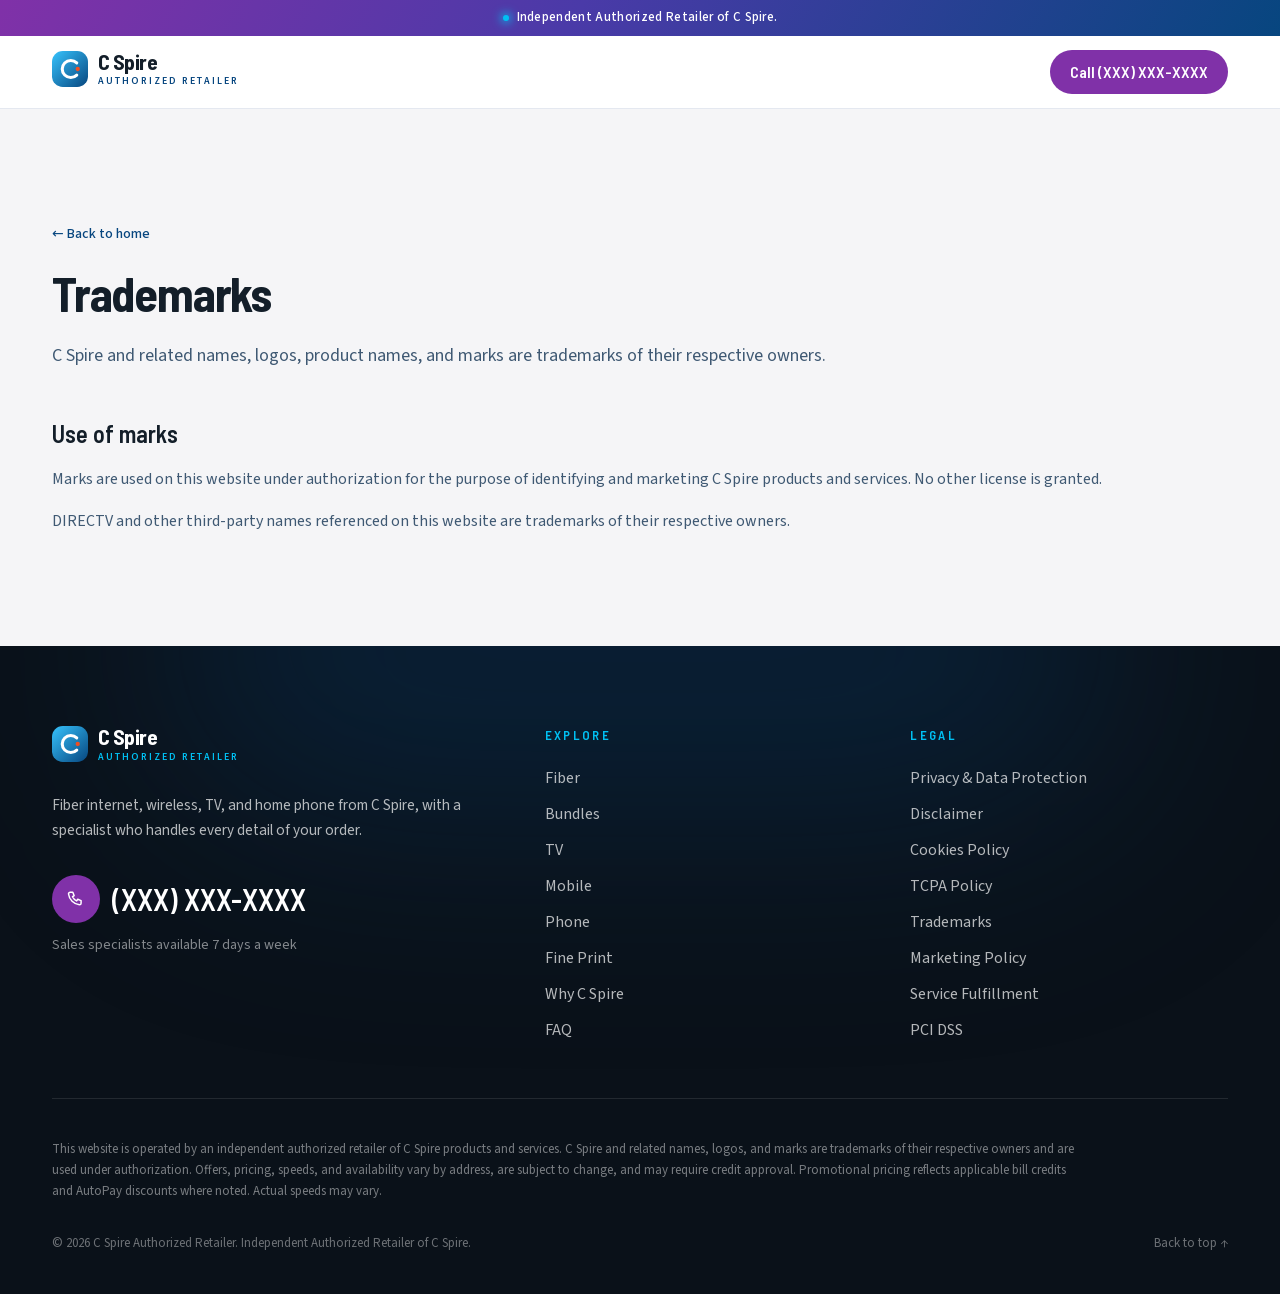
<file: legal/trademarks.html>
<!DOCTYPE html><html lang="en" class="barlow_semi_condensed_3534b173-module__Ws2RsW__variable source_sans_3_1279cef4-module__-Vz-_q__variable antialiased"><head><meta charSet="utf-8"/><meta name="viewport" content="width=device-width, initial-scale=1"/><link rel="preload" href="../assets/fonts/47df9ba1c7236d3b-s.p.137759vg1sbmi.woff2" as="font" crossorigin="" type="font/woff2"/><link rel="preload" href="../assets/fonts/490cbca7f386131e-s.p.1zrwl0c4yv3pr.woff2" as="font" crossorigin="" type="font/woff2"/><link rel="preload" href="../assets/fonts/520c929efec0b33f-s.p.3arxh35s5-kc0.woff2" as="font" crossorigin="" type="font/woff2"/><link rel="preload" href="../assets/fonts/6a1d08cf467f0848-s.p.240fzfer9e_rh.woff2" as="font" crossorigin="" type="font/woff2"/><link rel="stylesheet" href="../assets/css/site.css?v=d57c857284" data-precedence="next"/><meta name="theme-color" content="#ffffff"/><title>Trademarks | C Spire Authorized Retailer</title><meta name="description" content="Symmetrical C Spire Fiber up to 8 Gig, unlimited 5G wireless, and The One Plan bundle, each with a 5-Year Price Lock. Check availability and order by phone."/><link rel="icon" href="../favicon.ico" sizes="256x256" type="image/x-icon"/></head><body><div hidden=""><!--$--><!--/$--></div><script>document.documentElement.classList.add('js')</script><a href="#main" class="sr-only focus:not-sr-only focus:fixed focus:left-4 focus:top-4 focus:z-[100] focus:rounded-full focus:bg-cyan focus:px-5 focus:py-3 focus:font-semibold focus:text-midnight">Skip to content</a><div class="bg-vibrant relative z-[60] text-white"><div class="container-luxe flex min-h-9 items-center justify-center gap-2 py-1.5 text-center text-[0.75rem] sm:text-[0.8125rem] font-medium tracking-wide"><span class="h-1.5 w-1.5 shrink-0 rounded-full bg-cyan shadow-[0_0_10px_2px_rgb(0_192_243/0.9)]" aria-hidden="true"></span>Independent Authorized Retailer of C Spire.</div></div><header class="border-b border-cloud bg-white"><div class="container-luxe flex h-[72px] items-center justify-between"><a aria-label="Back to home" href="../index.html"><span class="inline-flex items-center gap-2.5"><svg viewBox="0 0 40 40" class="h-9 w-9 shrink-0" aria-hidden="true"><defs><linearGradient id="lg-mark-dark" x1="0" y1="0" x2="1" y2="1"><stop offset="0" stop-color="#36c3fd"></stop><stop offset="1" stop-color="#07467f"></stop></linearGradient></defs><rect width="40" height="40" rx="12" fill="url(#lg-mark-dark)"></rect><path d="M27.5 13.2a9.5 9.5 0 1 0 0 13.6" fill="none" stroke="#fff" stroke-width="3.4" stroke-linecap="round"></path><circle cx="28.6" cy="20" r="2.4" fill="#f04f23"></circle></svg><span class="flex flex-col leading-none"><span class="font-display text-[1.35rem] font-bold tracking-tight text-midnight">C Spire</span><span class="mt-1 text-[0.625rem] font-semibold uppercase tracking-[0.2em] text-ocean">Authorized Retailer</span></span></span></a><a href="tel:+10000000000" class="hidden h-11 items-center rounded-full bg-violet px-5 font-display font-semibold text-white sm:inline-flex">Call <!-- -->(XXX) XXX-XXXX</a></div></header><main id="main" class="bg-porcelain py-20 sm:py-28"><article class="container-luxe max-w-3xl"><a class="text-sm font-medium text-ocean hover:underline" href="../index.html">← Back to home</a><h1 class="mt-6 font-display text-4xl font-bold tracking-tight text-midnight sm:text-5xl">Trademarks</h1><p class="mt-6 text-lg leading-relaxed text-slate">C Spire and related names, logos, product names, and marks are trademarks of their respective owners.</p><section class="mt-12"><h2 class="font-display text-2xl font-semibold text-midnight">Use of marks</h2><p class="mt-4 leading-relaxed text-slate">Marks are used on this website under authorization for the purpose of identifying and marketing C Spire products and services. No other license is granted.</p><p class="mt-4 leading-relaxed text-slate">DIRECTV and other third-party names referenced on this website are trademarks of their respective owners.</p></section></article></main><footer class="relative overflow-hidden bg-abyss text-white/70"><div aria-hidden="true" class="pointer-events-none absolute -top-40 left-1/2 h-80 w-[60rem] -translate-x-1/2 rounded-full bg-ocean/30 blur-[120px]"></div><div class="container-luxe relative pt-16 pb-28 sm:pt-20 sm:pb-10"><div class="grid gap-12 border-b border-white/10 pb-14 lg:grid-cols-[1.4fr_1fr_1fr]"><div><span class="inline-flex items-center gap-2.5"><svg viewBox="0 0 40 40" class="h-9 w-9 shrink-0" aria-hidden="true"><defs><linearGradient id="lg-mark-light" x1="0" y1="0" x2="1" y2="1"><stop offset="0" stop-color="#36c3fd"></stop><stop offset="1" stop-color="#07467f"></stop></linearGradient></defs><rect width="40" height="40" rx="12" fill="url(#lg-mark-light)"></rect><path d="M27.5 13.2a9.5 9.5 0 1 0 0 13.6" fill="none" stroke="#fff" stroke-width="3.4" stroke-linecap="round"></path><circle cx="28.6" cy="20" r="2.4" fill="#f04f23"></circle></svg><span class="flex flex-col leading-none"><span class="font-display text-[1.35rem] font-bold tracking-tight text-white">C Spire</span><span class="mt-1 text-[0.625rem] font-semibold uppercase tracking-[0.2em] text-cyan">Authorized Retailer</span></span></span><p class="mt-6 max-w-md text-[0.95rem] leading-relaxed">Fiber internet, wireless, TV, and home phone from C Spire, with a specialist who handles every detail of your order.</p><a href="tel:+10000000000" class="mt-8 inline-flex items-center gap-3 font-display text-3xl font-semibold text-white transition-colors hover:text-cyan"><span class="flex h-12 w-12 items-center justify-center rounded-full bg-violet text-white"><svg fill="none" stroke="currentColor" stroke-width="1.8" stroke-linecap="round" stroke-linejoin="round" viewBox="0 0 24 24" aria-hidden="true" class="h-5 w-5"><path d="M5 4h3.2l1.6 4-2 1.3a11 11 0 0 0 5 5l1.3-2 4 1.6V17a2 2 0 0 1-2 2A15 15 0 0 1 3 6a2 2 0 0 1 2-2Z"></path></svg></span>(XXX) XXX-XXXX</a><p class="mt-3 text-sm text-white/50">Sales specialists available 7 days a week</p></div><nav aria-label="Footer services"><p class="eyebrow text-cyan">Explore</p><ul class="mt-5 space-y-3"><li><a href="../index.html#fiber" class="transition-colors hover:text-white">Fiber</a></li><li><a href="../index.html#bundles" class="transition-colors hover:text-white">Bundles</a></li><li><a href="../index.html#tv" class="transition-colors hover:text-white">TV</a></li><li><a href="../index.html#mobile" class="transition-colors hover:text-white">Mobile</a></li><li><a href="../index.html#phone" class="transition-colors hover:text-white">Phone</a></li><li><a href="../index.html#fine-print" class="transition-colors hover:text-white">Fine Print</a></li><li><a href="../index.html#why" class="transition-colors hover:text-white">Why C Spire</a></li><li><a href="../index.html#faq" class="transition-colors hover:text-white">FAQ</a></li></ul></nav><nav aria-label="Legal"><p class="eyebrow text-cyan">Legal</p><ul class="mt-5 space-y-3"><li><a class="transition-colors hover:text-white" href="../legal/privacy.html">Privacy &amp; Data Protection</a></li><li><a class="transition-colors hover:text-white" href="../legal/disclaimer.html">Disclaimer</a></li><li><a class="transition-colors hover:text-white" href="../legal/cookies.html">Cookies Policy</a></li><li><a class="transition-colors hover:text-white" href="../legal/tcpa.html">TCPA Policy</a></li><li><a class="transition-colors hover:text-white" href="../legal/trademarks.html">Trademarks</a></li><li><a class="transition-colors hover:text-white" href="../legal/marketing.html">Marketing Policy</a></li><li><a class="transition-colors hover:text-white" href="../legal/service-fulfillment.html">Service Fulfillment</a></li><li><a class="transition-colors hover:text-white" href="../legal/pci-dss.html">PCI DSS</a></li></ul></nav></div><p class="mt-10 max-w-5xl text-[0.8125rem] leading-relaxed text-white/45">This website is operated by an independent authorized retailer of C Spire products and services. C Spire and related names, logos, and marks are trademarks of their respective owners and are used under authorization. Offers, pricing, speeds, and availability vary by address, are subject to change, and may require credit approval. Promotional pricing reflects applicable bill credits and AutoPay discounts where noted. Actual speeds may vary.</p><div class="mt-8 flex flex-col gap-3 text-[0.8125rem] text-white/40 sm:flex-row sm:items-center sm:justify-between"><p>© <!-- -->2026<!-- --> <!-- -->C Spire Authorized Retailer<!-- -->. <!-- -->Independent Authorized Retailer of C Spire.</p><a href="#top" class="transition-colors hover:text-white">Back to top ↑</a></div></div></footer><!--$--><!--/$--><script src="../assets/js/lenis.min.js?v=daec187282" defer></script><script src="../assets/js/site.js?v=8a95c2f73f" defer></script></body></html>
</file>
<file: assets/css/site.css>
@font-face{font-family:Barlow Semi Condensed;font-style:normal;font-weight:500;font-display:swap;src:url(../fonts/70dfb175aa4855bd-s.051xfa-xmbeg6.woff2)format("woff2");unicode-range:U+102-103,U+110-111,U+128-129,U+168-169,U+1A0-1A1,U+1AF-1B0,U+300-301,U+303-304,U+308-309,U+323,U+329,U+1EA0-1EF9,U+20AB}@font-face{font-family:Barlow Semi Condensed;font-style:normal;font-weight:500;font-display:swap;src:url(../fonts/d7751e4f22cc5dda-s.09g9-urqtlqr1.woff2)format("woff2");unicode-range:U+100-2BA,U+2BD-2C5,U+2C7-2CC,U+2CE-2D7,U+2DD-2FF,U+304,U+308,U+329,U+1D00-1DBF,U+1E00-1E9F,U+1EF2-1EFF,U+2020,U+20A0-20AB,U+20AD-20C0,U+2113,U+2C60-2C7F,U+A720-A7FF}@font-face{font-family:Barlow Semi Condensed;font-style:normal;font-weight:500;font-display:swap;src:url(../fonts/6a1d08cf467f0848-s.p.240fzfer9e_rh.woff2)format("woff2");unicode-range:U+??,U+131,U+152-153,U+2BB-2BC,U+2C6,U+2DA,U+2DC,U+304,U+308,U+329,U+2000-206F,U+20AC,U+2122,U+2191,U+2193,U+2212,U+2215,U+FEFF,U+FFFD}@font-face{font-family:Barlow Semi Condensed;font-style:normal;font-weight:600;font-display:swap;src:url(../fonts/4c8ff707cd9b2196-s.1z0v3pqxp4ndv.woff2)format("woff2");unicode-range:U+102-103,U+110-111,U+128-129,U+168-169,U+1A0-1A1,U+1AF-1B0,U+300-301,U+303-304,U+308-309,U+323,U+329,U+1EA0-1EF9,U+20AB}@font-face{font-family:Barlow Semi Condensed;font-style:normal;font-weight:600;font-display:swap;src:url(../fonts/bd448a66dd9a8cdb-s.2ylfgty8kno_t.woff2)format("woff2");unicode-range:U+100-2BA,U+2BD-2C5,U+2C7-2CC,U+2CE-2D7,U+2DD-2FF,U+304,U+308,U+329,U+1D00-1DBF,U+1E00-1E9F,U+1EF2-1EFF,U+2020,U+20A0-20AB,U+20AD-20C0,U+2113,U+2C60-2C7F,U+A720-A7FF}@font-face{font-family:Barlow Semi Condensed;font-style:normal;font-weight:600;font-display:swap;src:url(../fonts/520c929efec0b33f-s.p.3arxh35s5-kc0.woff2)format("woff2");unicode-range:U+??,U+131,U+152-153,U+2BB-2BC,U+2C6,U+2DA,U+2DC,U+304,U+308,U+329,U+2000-206F,U+20AC,U+2122,U+2191,U+2193,U+2212,U+2215,U+FEFF,U+FFFD}@font-face{font-family:Barlow Semi Condensed;font-style:normal;font-weight:700;font-display:swap;src:url(../fonts/a60ff2ef47611254-s.2dyjx51u_9tv2.woff2)format("woff2");unicode-range:U+102-103,U+110-111,U+128-129,U+168-169,U+1A0-1A1,U+1AF-1B0,U+300-301,U+303-304,U+308-309,U+323,U+329,U+1EA0-1EF9,U+20AB}@font-face{font-family:Barlow Semi Condensed;font-style:normal;font-weight:700;font-display:swap;src:url(../fonts/72c7138918e4c44c-s.3jken16t28710.woff2)format("woff2");unicode-range:U+100-2BA,U+2BD-2C5,U+2C7-2CC,U+2CE-2D7,U+2DD-2FF,U+304,U+308,U+329,U+1D00-1DBF,U+1E00-1E9F,U+1EF2-1EFF,U+2020,U+20A0-20AB,U+20AD-20C0,U+2113,U+2C60-2C7F,U+A720-A7FF}@font-face{font-family:Barlow Semi Condensed;font-style:normal;font-weight:700;font-display:swap;src:url(../fonts/490cbca7f386131e-s.p.1zrwl0c4yv3pr.woff2)format("woff2");unicode-range:U+??,U+131,U+152-153,U+2BB-2BC,U+2C6,U+2DA,U+2DC,U+304,U+308,U+329,U+2000-206F,U+20AC,U+2122,U+2191,U+2193,U+2212,U+2215,U+FEFF,U+FFFD}@font-face{font-family:Barlow Semi Condensed Fallback;src:local(Arial);ascent-override:115.49%;descent-override:23.1%;line-gap-override:0.0%;size-adjust:86.59%}.barlow_semi_condensed_3534b173-module__Ws2RsW__className{font-family:Barlow Semi Condensed,Barlow Semi Condensed Fallback;font-style:normal}.barlow_semi_condensed_3534b173-module__Ws2RsW__variable{--font-barlow:"Barlow Semi Condensed", "Barlow Semi Condensed Fallback"}
@font-face{font-family:"Source Sans 3";font-style:normal;font-weight:200 900;font-display:swap;src:url(../fonts/da8a9dd0d68e512b-s.0n8i_inn0i2i9.woff2)format("woff2");unicode-range:U+460-52F,U+1C80-1C8A,U+20B4,U+2DE0-2DFF,U+A640-A69F,U+FE2E-FE2F}@font-face{font-family:"Source Sans 3";font-style:normal;font-weight:200 900;font-display:swap;src:url(../fonts/94b4a5dc1fe84361-s.3wm_n5jv1to7s.woff2)format("woff2");unicode-range:U+301,U+400-45F,U+490-491,U+4B0-4B1,U+2116}@font-face{font-family:"Source Sans 3";font-style:normal;font-weight:200 900;font-display:swap;src:url(../fonts/ff5be760267bb4bc-s.3dkqd4mro2h3_.woff2)format("woff2");unicode-range:U+1F??}@font-face{font-family:"Source Sans 3";font-style:normal;font-weight:200 900;font-display:swap;src:url(../fonts/99596c30eb072d3c-s.2fp9tilo6sy14.woff2)format("woff2");unicode-range:U+370-377,U+37A-37F,U+384-38A,U+38C,U+38E-3A1,U+3A3-3FF}@font-face{font-family:"Source Sans 3";font-style:normal;font-weight:200 900;font-display:swap;src:url(../fonts/e5864b32625b6bc3-s.0m7i6b77o5yxd.woff2)format("woff2");unicode-range:U+102-103,U+110-111,U+128-129,U+168-169,U+1A0-1A1,U+1AF-1B0,U+300-301,U+303-304,U+308-309,U+323,U+329,U+1EA0-1EF9,U+20AB}@font-face{font-family:"Source Sans 3";font-style:normal;font-weight:200 900;font-display:swap;src:url(../fonts/e285ad1a914469f0-s.15241mr5-1s6i.woff2)format("woff2");unicode-range:U+100-2BA,U+2BD-2C5,U+2C7-2CC,U+2CE-2D7,U+2DD-2FF,U+304,U+308,U+329,U+1D00-1DBF,U+1E00-1E9F,U+1EF2-1EFF,U+2020,U+20A0-20AB,U+20AD-20C0,U+2113,U+2C60-2C7F,U+A720-A7FF}@font-face{font-family:"Source Sans 3";font-style:normal;font-weight:200 900;font-display:swap;src:url(../fonts/47df9ba1c7236d3b-s.p.137759vg1sbmi.woff2)format("woff2");unicode-range:U+??,U+131,U+152-153,U+2BB-2BC,U+2C6,U+2DA,U+2DC,U+304,U+308,U+329,U+2000-206F,U+20AC,U+2122,U+2191,U+2193,U+2212,U+2215,U+FEFF,U+FFFD}@font-face{font-family:"Source Sans 3 Fallback";src:local(Arial);ascent-override:109.21%;descent-override:42.66%;line-gap-override:0.0%;size-adjust:93.76%}.source_sans_3_1279cef4-module__-Vz-_q__className{font-family:"Source Sans 3","Source Sans 3 Fallback";font-style:normal}.source_sans_3_1279cef4-module__-Vz-_q__variable{--font-source:"Source Sans 3", "Source Sans 3 Fallback"}
@layer properties{@supports (((-webkit-hyphens:none)) and (not (margin-trim:inline))) or ((-moz-orient:inline) and (not (color:rgb(from red r g b)))){*,:before,:after,::backdrop{--tw-translate-x:0;--tw-translate-y:0;--tw-translate-z:0;--tw-scale-x:1;--tw-scale-y:1;--tw-scale-z:1;--tw-rotate-x:initial;--tw-rotate-y:initial;--tw-rotate-z:initial;--tw-skew-x:initial;--tw-skew-y:initial;--tw-space-y-reverse:0;--tw-divide-y-reverse:0;--tw-border-style:solid;--tw-gradient-position:initial;--tw-gradient-from:#0000;--tw-gradient-via:#0000;--tw-gradient-to:#0000;--tw-gradient-stops:initial;--tw-gradient-via-stops:initial;--tw-gradient-from-position:0%;--tw-gradient-via-position:50%;--tw-gradient-to-position:100%;--tw-leading:initial;--tw-font-weight:initial;--tw-tracking:initial;--tw-shadow:0 0 #0000;--tw-shadow-color:initial;--tw-shadow-alpha:100%;--tw-inset-shadow:0 0 #0000;--tw-inset-shadow-color:initial;--tw-inset-shadow-alpha:100%;--tw-ring-color:initial;--tw-ring-shadow:0 0 #0000;--tw-inset-ring-color:initial;--tw-inset-ring-shadow:0 0 #0000;--tw-ring-inset:initial;--tw-ring-offset-width:0px;--tw-ring-offset-color:#fff;--tw-ring-offset-shadow:0 0 #0000;--tw-outline-style:solid;--tw-blur:initial;--tw-brightness:initial;--tw-contrast:initial;--tw-grayscale:initial;--tw-hue-rotate:initial;--tw-invert:initial;--tw-opacity:initial;--tw-saturate:initial;--tw-sepia:initial;--tw-drop-shadow:initial;--tw-drop-shadow-color:initial;--tw-drop-shadow-alpha:100%;--tw-drop-shadow-size:initial;--tw-backdrop-blur:initial;--tw-backdrop-brightness:initial;--tw-backdrop-contrast:initial;--tw-backdrop-grayscale:initial;--tw-backdrop-hue-rotate:initial;--tw-backdrop-invert:initial;--tw-backdrop-opacity:initial;--tw-backdrop-saturate:initial;--tw-backdrop-sepia:initial;--tw-duration:initial;--tw-ease:initial}}}@layer theme{:root,:host{--font-sans:var(--font-source), "Source Sans 3", system-ui, sans-serif;--font-mono:ui-monospace, SFMono-Regular, Menlo, Monaco, Consolas, "Liberation Mono", "Courier New", monospace;--color-red-700:#bf000f;--color-white:#fff;--spacing:.25rem;--container-xs:20rem;--container-md:28rem;--container-lg:32rem;--container-xl:36rem;--container-2xl:42rem;--container-3xl:48rem;--container-4xl:56rem;--container-5xl:64rem;--text-xs:.75rem;--text-xs--line-height:calc(1 / .75);--text-sm:.875rem;--text-sm--line-height:calc(1.25 / .875);--text-base:1rem;--text-base--line-height:calc(1.5 / 1);--text-lg:1.125rem;--text-lg--line-height:calc(1.75 / 1.125);--text-xl:1.25rem;--text-xl--line-height:calc(1.75 / 1.25);--text-2xl:1.5rem;--text-2xl--line-height:calc(2 / 1.5);--text-3xl:1.875rem;--text-3xl--line-height:calc(2.25 / 1.875);--text-4xl:2.25rem;--text-4xl--line-height:calc(2.5 / 2.25);--text-5xl:3rem;--text-5xl--line-height:1;--font-weight-medium:500;--font-weight-semibold:600;--font-weight-bold:700;--tracking-tight:-.025em;--tracking-wide:.025em;--tracking-wider:.05em;--leading-tight:1.25;--leading-snug:1.375;--leading-relaxed:1.625;--radius-xl:.75rem;--radius-2xl:1rem;--radius-3xl:1.5rem;--blur-xl:24px;--default-transition-duration:.15s;--default-transition-timing-function:cubic-bezier(.4, 0, .2, 1);--default-font-family:var(--font-sans);--default-mono-font-family:var(--font-mono);--color-cyan:#00c0f3;--color-sky:#36c3fd;--color-ocean:#07467f;--color-midnight:#131e29;--color-abyss:#0a1119;--color-slate:#3f5973;--color-cloud:#e4e8f0;--color-porcelain:#f5f5f7;--color-violet:#8031a8;--color-violet-deep:#6a2590;--color-lilac:#cd97f7;--color-ink:#131e29;--font-display:var(--font-barlow), "Barlow Semi Condensed", system-ui, sans-serif;--ease-luxe:cubic-bezier(.22, 1, .36, 1)}@supports (color:lab(0% 0 0)){:root,:host{--color-red-700:lab(40.4273% 67.2623 53.7441)}}}@layer base{*,:after,:before,::backdrop{box-sizing:border-box;border:0 solid;margin:0;padding:0}::file-selector-button{box-sizing:border-box;border:0 solid;margin:0;padding:0}html,:host{-webkit-text-size-adjust:100%;tab-size:4;line-height:1.5;font-family:var(--default-font-family,-apple-system, BlinkMacSystemFont, "Segoe UI", Roboto, "Helvetica Neue", "Noto Sans", Arial, sans-serif, "Apple Color Emoji", "Segoe UI Emoji", "Segoe UI Symbol", "Noto Color Emoji");font-feature-settings:var(--default-font-feature-settings,normal);font-variation-settings:var(--default-font-variation-settings,normal);-webkit-tap-highlight-color:transparent}hr{height:0;color:inherit;border-top-width:1px}abbr:where([title]){-webkit-text-decoration:underline dotted;text-decoration:underline dotted}h1,h2,h3,h4,h5,h6{font-size:inherit;font-weight:inherit}a{color:inherit;-webkit-text-decoration:inherit;-webkit-text-decoration:inherit;-webkit-text-decoration:inherit;-webkit-text-decoration:inherit;text-decoration:inherit}b,strong{font-weight:bolder}code,kbd,samp,pre{font-family:var(--default-mono-font-family,ui-monospace, SFMono-Regular, Menlo, Monaco, Consolas, "Liberation Mono", "Courier New", monospace);font-feature-settings:var(--default-mono-font-feature-settings,normal);font-variation-settings:var(--default-mono-font-variation-settings,normal);font-size:1em}small{font-size:80%}sub,sup{vertical-align:baseline;font-size:75%;line-height:0;position:relative}sub{bottom:-.25em}sup{top:-.5em}table{text-indent:0;border-color:inherit;border-collapse:collapse}:-moz-focusring:where(:not(iframe)){outline:auto}progress{vertical-align:baseline}summary{display:list-item}ol,ul,menu{list-style:none}img,svg,video,canvas,audio,iframe,embed,object{vertical-align:middle;display:block}img,video{max-width:100%;height:auto}button,input,select,optgroup,textarea{font:inherit;font-feature-settings:inherit;font-variation-settings:inherit;letter-spacing:inherit;color:inherit;opacity:1;background-color:#0000;border-radius:0}::file-selector-button{font:inherit;font-feature-settings:inherit;font-variation-settings:inherit;letter-spacing:inherit;color:inherit;opacity:1;background-color:#0000;border-radius:0}:where(select:is([multiple],[size])) optgroup{font-weight:bolder}:where(select:is([multiple],[size])) optgroup option{padding-inline-start:20px}::file-selector-button{margin-inline-end:4px}::placeholder{opacity:1}@supports (not ((-webkit-appearance:-apple-pay-button))) or (contain-intrinsic-size:1px){::placeholder{color:currentColor}@supports (color:color-mix(in lab, red, red)){::placeholder{color:color-mix(in oklab, currentcolor 50%, transparent)}}}textarea{resize:vertical}::-webkit-search-decoration{-webkit-appearance:none}::-webkit-date-and-time-value{min-height:1lh;text-align:inherit}::-webkit-datetime-edit{display:inline-flex}::-webkit-datetime-edit-fields-wrapper{padding:0}::-webkit-datetime-edit{padding-block:0}::-webkit-datetime-edit-year-field{padding-block:0}::-webkit-datetime-edit-month-field{padding-block:0}::-webkit-datetime-edit-day-field{padding-block:0}::-webkit-datetime-edit-hour-field{padding-block:0}::-webkit-datetime-edit-minute-field{padding-block:0}::-webkit-datetime-edit-second-field{padding-block:0}::-webkit-datetime-edit-millisecond-field{padding-block:0}::-webkit-datetime-edit-meridiem-field{padding-block:0}::-webkit-calendar-picker-indicator{line-height:1}:-moz-ui-invalid{box-shadow:none}button,input:where([type=button],[type=reset],[type=submit]){appearance:button}::file-selector-button{appearance:button}::-webkit-inner-spin-button{height:auto}::-webkit-outer-spin-button{height:auto}[hidden]:where(:not([hidden=until-found])){display:none!important}}@layer components;@layer utilities{.pointer-events-none{pointer-events:none}.invisible{visibility:hidden}.visible{visibility:visible}.sr-only{clip-path:inset(50%);white-space:nowrap;border-width:0;width:1px;height:1px;margin:-1px;padding:0;position:absolute;overflow:hidden}.absolute{position:absolute}.fixed{position:fixed}.relative{position:relative}.static{position:static}.sticky{position:sticky}.inset-0{inset:0}.inset-x-0{inset-inline:0}.inset-x-3\.5{inset-inline:calc(var(--spacing) * 3.5)}.inset-x-5{inset-inline:calc(var(--spacing) * 5)}.-inset-y-\[6\%\]{inset-block:-6%}.inset-y-0{inset-block:0}.-top-3\.5{top:calc(var(--spacing) * -3.5)}.-top-5{top:calc(var(--spacing) * -5)}.-top-40{top:calc(var(--spacing) * -40)}.top-0{top:0}.top-1\/2{top:50%}.top-4{top:calc(var(--spacing) * 4)}.top-5{top:calc(var(--spacing) * 5)}.top-24{top:calc(var(--spacing) * 24)}.top-\[-1px\]{top:-1px}.-right-40{right:calc(var(--spacing) * -40)}.right-0{right:0}.right-4{right:calc(var(--spacing) * 4)}.right-5{right:calc(var(--spacing) * 5)}.-bottom-0\.5{bottom:calc(var(--spacing) * -.5)}.-bottom-56{bottom:calc(var(--spacing) * -56)}.bottom-0{bottom:0}.bottom-5{bottom:calc(var(--spacing) * 5)}.bottom-10{bottom:calc(var(--spacing) * 10)}.-left-40{left:calc(var(--spacing) * -40)}.-left-48{left:calc(var(--spacing) * -48)}.left-0{left:0}.left-1\/2{left:50%}.left-5{left:calc(var(--spacing) * 5)}.left-7{left:calc(var(--spacing) * 7)}.isolate{isolation:isolate}.-z-10{z-index:calc(10 * -1)}.z-10{z-index:10}.z-40{z-index:40}.z-50{z-index:50}.z-\[60\]{z-index:60}.z-\[70\]{z-index:70}.order-1{order:1}.order-2{order:2}.mx-auto{margin-inline:auto}.my-6{margin-block:calc(var(--spacing) * 6)}.mt-0\.5{margin-top:calc(var(--spacing) * .5)}.mt-1{margin-top:var(--spacing)}.mt-1\.5{margin-top:calc(var(--spacing) * 1.5)}.mt-2{margin-top:calc(var(--spacing) * 2)}.mt-3{margin-top:calc(var(--spacing) * 3)}.mt-4{margin-top:calc(var(--spacing) * 4)}.mt-5{margin-top:calc(var(--spacing) * 5)}.mt-6{margin-top:calc(var(--spacing) * 6)}.mt-7{margin-top:calc(var(--spacing) * 7)}.mt-8{margin-top:calc(var(--spacing) * 8)}.mt-10{margin-top:calc(var(--spacing) * 10)}.mt-12{margin-top:calc(var(--spacing) * 12)}.mt-14{margin-top:calc(var(--spacing) * 14)}.mt-\[0\.35em\]{margin-top:.35em}.mt-\[0\.45em\]{margin-top:.45em}.mt-px{margin-top:1px}.mb-1{margin-bottom:var(--spacing)}.ml-1{margin-left:var(--spacing)}.block{display:block}.flex{display:flex}.grid{display:grid}.hidden{display:none}.inline{display:inline}.inline-flex{display:inline-flex}.table{display:table}.aspect-\[4\/3\]{aspect-ratio:4/3}.aspect-\[4\/5\]{aspect-ratio:4/5}.h-1{height:var(--spacing)}.h-1\.5{height:calc(var(--spacing) * 1.5)}.h-2{height:calc(var(--spacing) * 2)}.h-3{height:calc(var(--spacing) * 3)}.h-4{height:calc(var(--spacing) * 4)}.h-5{height:calc(var(--spacing) * 5)}.h-9{height:calc(var(--spacing) * 9)}.h-10{height:calc(var(--spacing) * 10)}.h-11{height:calc(var(--spacing) * 11)}.h-12{height:calc(var(--spacing) * 12)}.h-14{height:calc(var(--spacing) * 14)}.h-24{height:calc(var(--spacing) * 24)}.h-80{height:calc(var(--spacing) * 80)}.h-\[1\.1em\]{height:1.1em}.h-\[2px\]{height:2px}.h-\[22rem\]{height:22rem}.h-\[26rem\]{height:26rem}.h-\[30rem\]{height:30rem}.h-\[36rem\]{height:36rem}.h-\[72px\]{height:72px}.h-full{height:100%}.min-h-9{min-height:calc(var(--spacing) * 9)}.min-h-\[1\.5rem\]{min-height:1.5rem}.min-h-\[4\.5rem\]{min-height:4.5rem}.min-h-\[24rem\]{min-height:24rem}.w-0{width:0}.w-1{width:var(--spacing)}.w-1\.5{width:calc(var(--spacing) * 1.5)}.w-2{width:calc(var(--spacing) * 2)}.w-3{width:calc(var(--spacing) * 3)}.w-4{width:calc(var(--spacing) * 4)}.w-5{width:calc(var(--spacing) * 5)}.w-9{width:calc(var(--spacing) * 9)}.w-10{width:calc(var(--spacing) * 10)}.w-11{width:calc(var(--spacing) * 11)}.w-12{width:calc(var(--spacing) * 12)}.w-24{width:calc(var(--spacing) * 24)}.w-\[1\.1em\]{width:1.1em}.w-\[22rem\]{width:22rem}.w-\[26rem\]{width:26rem}.w-\[30rem\]{width:30rem}.w-\[36rem\]{width:36rem}.w-\[52\%\]{width:52%}.w-\[60rem\]{width:60rem}.w-full{width:100%}.max-w-2xl{max-width:var(--container-2xl)}.max-w-3xl{max-width:var(--container-3xl)}.max-w-4xl{max-width:var(--container-4xl)}.max-w-5xl{max-width:var(--container-5xl)}.max-w-lg{max-width:var(--container-lg)}.max-w-md{max-width:var(--container-md)}.max-w-xl{max-width:var(--container-xl)}.max-w-xs{max-width:var(--container-xs)}.flex-1{flex:1}.shrink-0{flex-shrink:0}.border-collapse{border-collapse:collapse}.origin-left{transform-origin:0}.-translate-x-1\/2{--tw-translate-x:calc(calc(1 / 2 * 100%) * -1);translate:var(--tw-translate-x) var(--tw-translate-y)}.-translate-x-3{--tw-translate-x:calc(var(--spacing) * -3);translate:var(--tw-translate-x) var(--tw-translate-y)}.translate-x-3{--tw-translate-x:calc(var(--spacing) * 3);translate:var(--tw-translate-x) var(--tw-translate-y)}.-translate-y-1\/2{--tw-translate-y:calc(calc(1 / 2 * 100%) * -1);translate:var(--tw-translate-x) var(--tw-translate-y)}.translate-y-3{--tw-translate-y:calc(var(--spacing) * 3);translate:var(--tw-translate-x) var(--tw-translate-y)}.scale-x-0{--tw-scale-x:0%;scale:var(--tw-scale-x) var(--tw-scale-y)}.scale-x-100{--tw-scale-x:100%;scale:var(--tw-scale-x) var(--tw-scale-y)}.rotate-45{rotate:45deg}.transform{transform:var(--tw-rotate-x,) var(--tw-rotate-y,) var(--tw-rotate-z,) var(--tw-skew-x,) var(--tw-skew-y,)}.resize{resize:both}.grid-cols-2{grid-template-columns:repeat(2,minmax(0,1fr))}.grid-cols-\[3\.25rem_1fr\]{grid-template-columns:3.25rem 1fr}.grid-cols-\[6\.5rem_1fr\]{grid-template-columns:6.5rem 1fr}.flex-col{flex-direction:column}.flex-wrap{flex-wrap:wrap}.items-center{align-items:center}.items-end{align-items:flex-end}.items-start{align-items:flex-start}.items-stretch{align-items:stretch}.justify-between{justify-content:space-between}.justify-center{justify-content:center}.justify-end{justify-content:flex-end}.gap-1{gap:var(--spacing)}.gap-2{gap:calc(var(--spacing) * 2)}.gap-2\.5{gap:calc(var(--spacing) * 2.5)}.gap-3{gap:calc(var(--spacing) * 3)}.gap-4{gap:calc(var(--spacing) * 4)}.gap-5{gap:calc(var(--spacing) * 5)}.gap-6{gap:calc(var(--spacing) * 6)}.gap-8{gap:calc(var(--spacing) * 8)}.gap-12{gap:calc(var(--spacing) * 12)}.gap-14{gap:calc(var(--spacing) * 14)}:where(.space-y-3>:not(:last-child)){--tw-space-y-reverse:0;margin-block-start:calc(calc(var(--spacing) * 3) * var(--tw-space-y-reverse));margin-block-end:calc(calc(var(--spacing) * 3) * calc(1 - var(--tw-space-y-reverse)))}:where(.space-y-10>:not(:last-child)){--tw-space-y-reverse:0;margin-block-start:calc(calc(var(--spacing) * 10) * var(--tw-space-y-reverse));margin-block-end:calc(calc(var(--spacing) * 10) * calc(1 - var(--tw-space-y-reverse)))}.gap-x-3{column-gap:calc(var(--spacing) * 3)}.gap-x-4{column-gap:calc(var(--spacing) * 4)}.gap-x-10{column-gap:calc(var(--spacing) * 10)}.gap-y-1{row-gap:var(--spacing)}.gap-y-2\.5{row-gap:calc(var(--spacing) * 2.5)}.gap-y-3{row-gap:calc(var(--spacing) * 3)}:where(.divide-y>:not(:last-child)){--tw-divide-y-reverse:0;border-bottom-style:var(--tw-border-style);border-top-style:var(--tw-border-style);border-top-width:calc(1px * var(--tw-divide-y-reverse));border-bottom-width:calc(1px * calc(1 - var(--tw-divide-y-reverse)))}:where(.divide-cloud>:not(:last-child)){border-color:var(--color-cloud)}:where(.divide-cloud\/70>:not(:last-child)){border-color:#e4e8f0b3}@supports (color:color-mix(in lab, red, red)){:where(.divide-cloud\/70>:not(:last-child)){border-color:color-mix(in oklab, var(--color-cloud) 70%, transparent)}}.overflow-hidden{overflow:hidden}.overflow-x-clip{overflow-x:clip}.overflow-y-auto{overflow-y:auto}.rounded{border-radius:.25rem}.rounded-2xl{border-radius:var(--radius-2xl)}.rounded-3xl{border-radius:var(--radius-3xl)}.rounded-\[1\.5rem\]{border-radius:1.5rem}.rounded-\[1\.25rem\]{border-radius:1.25rem}.rounded-\[1\.75rem\]{border-radius:1.75rem}.rounded-\[2rem\]{border-radius:2rem}.rounded-\[inherit\]{border-radius:inherit}.rounded-full{border-radius:3.40282e38px}.rounded-xl{border-radius:var(--radius-xl)}.border-y{border-block-style:var(--tw-border-style);border-block-width:1px}.border-t{border-top-style:var(--tw-border-style);border-top-width:1px}.border-b{border-bottom-style:var(--tw-border-style);border-bottom-width:1px}.border-cloud{border-color:var(--color-cloud)}.border-cloud\/80{border-color:#e4e8f0cc}@supports (color:color-mix(in lab, red, red)){.border-cloud\/80{border-color:color-mix(in oklab, var(--color-cloud) 80%, transparent)}}.border-white\/10{border-color:#ffffff1a}@supports (color:color-mix(in lab, red, red)){.border-white\/10{border-color:color-mix(in oklab, var(--color-white) 10%, transparent)}}.bg-abyss{background-color:var(--color-abyss)}.bg-cloud{background-color:var(--color-cloud)}.bg-cyan{background-color:var(--color-cyan)}.bg-cyan\/12{background-color:#00c0f31f}@supports (color:color-mix(in lab, red, red)){.bg-cyan\/12{background-color:color-mix(in oklab, var(--color-cyan) 12%, transparent)}}.bg-cyan\/15{background-color:#00c0f326}@supports (color:color-mix(in lab, red, red)){.bg-cyan\/15{background-color:color-mix(in oklab, var(--color-cyan) 15%, transparent)}}.bg-cyan\/\[0\.07\]{background-color:#00c0f312}@supports (color:color-mix(in lab, red, red)){.bg-cyan\/\[0\.07\]{background-color:color-mix(in oklab, var(--color-cyan) 7.0%, transparent)}}.bg-lilac\/20{background-color:#cd97f733}@supports (color:color-mix(in lab, red, red)){.bg-lilac\/20{background-color:color-mix(in oklab, var(--color-lilac) 20%, transparent)}}.bg-lilac\/25{background-color:#cd97f740}@supports (color:color-mix(in lab, red, red)){.bg-lilac\/25{background-color:color-mix(in oklab, var(--color-lilac) 25%, transparent)}}.bg-ocean\/30{background-color:#07467f4d}@supports (color:color-mix(in lab, red, red)){.bg-ocean\/30{background-color:color-mix(in oklab, var(--color-ocean) 30%, transparent)}}.bg-porcelain{background-color:var(--color-porcelain)}.bg-slate{background-color:var(--color-slate)}.bg-transparent{background-color:#0000}.bg-violet{background-color:var(--color-violet)}.bg-violet\/\[0\.06\]{background-color:#8031a80f}@supports (color:color-mix(in lab, red, red)){.bg-violet\/\[0\.06\]{background-color:color-mix(in oklab, var(--color-violet) 6%, transparent)}}.bg-violet\/\[0\.08\]{background-color:#8031a814}@supports (color:color-mix(in lab, red, red)){.bg-violet\/\[0\.08\]{background-color:color-mix(in oklab, var(--color-violet) 8%, transparent)}}.bg-white{background-color:var(--color-white)}.bg-white\/85{background-color:#ffffffd9}@supports (color:color-mix(in lab, red, red)){.bg-white\/85{background-color:color-mix(in oklab, var(--color-white) 85%, transparent)}}.bg-white\/90{background-color:#ffffffe6}@supports (color:color-mix(in lab, red, red)){.bg-white\/90{background-color:color-mix(in oklab, var(--color-white) 90%, transparent)}}.bg-white\/95{background-color:#fffffff2}@supports (color:color-mix(in lab, red, red)){.bg-white\/95{background-color:color-mix(in oklab, var(--color-white) 95%, transparent)}}.bg-gradient-to-r{--tw-gradient-position:to right in oklab;background-image:linear-gradient(var(--tw-gradient-stops))}.bg-\[linear-gradient\(90deg\,rgb\(60_20_90\/0\.35\)_0\%\,transparent_60\%\)\]{background-image:linear-gradient(90deg,#3c145a59 0%,#0000 60%)}.bg-\[linear-gradient\(100deg\,\#8031a8_0\%\,\#5a35a8_45\%\,\#07467f_100\%\)\]{background-image:linear-gradient(100deg,#8031a8 0%,#5a35a8 45%,#07467f 100%)}.bg-\[linear-gradient\(160deg\,\#e9f9fe_0\%\,\#ffffff_45\%\,\#f6eefc_100\%\)\]{background-image:linear-gradient(160deg,#e9f9fe 0%,#fff 45%,#f6eefc 100%)}.from-violet{--tw-gradient-from:var(--color-violet);--tw-gradient-stops:var(--tw-gradient-via-stops,var(--tw-gradient-position), var(--tw-gradient-from) var(--tw-gradient-from-position), var(--tw-gradient-to) var(--tw-gradient-to-position))}.to-cyan{--tw-gradient-to:var(--color-cyan);--tw-gradient-stops:var(--tw-gradient-via-stops,var(--tw-gradient-position), var(--tw-gradient-from) var(--tw-gradient-from-position), var(--tw-gradient-to) var(--tw-gradient-to-position))}.object-cover{object-fit:cover}.p-2{padding:calc(var(--spacing) * 2)}.p-3{padding:calc(var(--spacing) * 3)}.p-4{padding:calc(var(--spacing) * 4)}.p-5{padding:calc(var(--spacing) * 5)}.p-6{padding:calc(var(--spacing) * 6)}.p-8{padding:calc(var(--spacing) * 8)}.px-2{padding-inline:calc(var(--spacing) * 2)}.px-2\.5{padding-inline:calc(var(--spacing) * 2.5)}.px-3\.5{padding-inline:calc(var(--spacing) * 3.5)}.px-4{padding-inline:calc(var(--spacing) * 4)}.px-5{padding-inline:calc(var(--spacing) * 5)}.px-6{padding-inline:calc(var(--spacing) * 6)}.px-7{padding-inline:calc(var(--spacing) * 7)}.px-8{padding-inline:calc(var(--spacing) * 8)}.py-1{padding-block:var(--spacing)}.py-1\.5{padding-block:calc(var(--spacing) * 1.5)}.py-2{padding-block:calc(var(--spacing) * 2)}.py-2\.5{padding-block:calc(var(--spacing) * 2.5)}.py-3{padding-block:calc(var(--spacing) * 3)}.py-4{padding-block:calc(var(--spacing) * 4)}.py-5{padding-block:calc(var(--spacing) * 5)}.py-6{padding-block:calc(var(--spacing) * 6)}.py-10{padding-block:calc(var(--spacing) * 10)}.py-16{padding-block:calc(var(--spacing) * 16)}.py-20{padding-block:calc(var(--spacing) * 20)}.pt-3{padding-top:calc(var(--spacing) * 3)}.pt-4{padding-top:calc(var(--spacing) * 4)}.pt-6{padding-top:calc(var(--spacing) * 6)}.pt-16{padding-top:calc(var(--spacing) * 16)}.pr-4{padding-right:calc(var(--spacing) * 4)}.pb-1\.5{padding-bottom:calc(var(--spacing) * 1.5)}.pb-7{padding-bottom:calc(var(--spacing) * 7)}.pb-14{padding-bottom:calc(var(--spacing) * 14)}.pb-16{padding-bottom:calc(var(--spacing) * 16)}.pb-28{padding-bottom:calc(var(--spacing) * 28)}.pb-\[72px\]{padding-bottom:72px}.pl-6{padding-left:calc(var(--spacing) * 6)}.pl-13{padding-left:calc(var(--spacing) * 13)}.text-center{text-align:center}.text-left{text-align:left}.align-top{vertical-align:top}.font-display{font-family:var(--font-display)}.text-2xl{font-size:var(--text-2xl);line-height:var(--tw-leading,var(--text-2xl--line-height))}.text-3xl{font-size:var(--text-3xl);line-height:var(--tw-leading,var(--text-3xl--line-height))}.text-4xl{font-size:var(--text-4xl);line-height:var(--tw-leading,var(--text-4xl--line-height))}.text-base{font-size:var(--text-base);line-height:var(--tw-leading,var(--text-base--line-height))}.text-lg{font-size:var(--text-lg);line-height:var(--tw-leading,var(--text-lg--line-height))}.text-sm{font-size:var(--text-sm);line-height:var(--tw-leading,var(--text-sm--line-height))}.text-xl{font-size:var(--text-xl);line-height:var(--tw-leading,var(--text-xl--line-height))}.text-xs{font-size:var(--text-xs);line-height:var(--tw-leading,var(--text-xs--line-height))}.text-\[0\.6rem\]{font-size:.6rem}.text-\[0\.9rem\]{font-size:.9rem}.text-\[0\.75rem\]{font-size:.75rem}.text-\[0\.85rem\]{font-size:.85rem}.text-\[0\.95rem\]{font-size:.95rem}.text-\[0\.625rem\]{font-size:.625rem}.text-\[0\.875rem\]{font-size:.875rem}.text-\[0\.8125rem\]{font-size:.8125rem}.text-\[1\.2rem\]{font-size:1.2rem}.text-\[1\.5rem\]{font-size:1.5rem}.text-\[1\.35rem\]{font-size:1.35rem}.text-\[1\.0625rem\]{font-size:1.0625rem}.text-\[2\.1rem\]{font-size:2.1rem}.text-\[2\.5rem\]{font-size:2.5rem}.text-\[2\.15rem\]{font-size:2.15rem}.text-\[2\.75rem\]{font-size:2.75rem}.text-\[2rem\]{font-size:2rem}.leading-\[1\.06\]{--tw-leading:1.06;line-height:1.06}.leading-\[1\.08\]{--tw-leading:1.08;line-height:1.08}.leading-none{--tw-leading:1;line-height:1}.leading-relaxed{--tw-leading:var(--leading-relaxed);line-height:var(--leading-relaxed)}.leading-snug{--tw-leading:var(--leading-snug);line-height:var(--leading-snug)}.leading-tight{--tw-leading:var(--leading-tight);line-height:var(--leading-tight)}.font-bold{--tw-font-weight:var(--font-weight-bold);font-weight:var(--font-weight-bold)}.font-medium{--tw-font-weight:var(--font-weight-medium);font-weight:var(--font-weight-medium)}.font-semibold{--tw-font-weight:var(--font-weight-semibold);font-weight:var(--font-weight-semibold)}.tracking-\[0\.2em\]{--tw-tracking:.2em;letter-spacing:.2em}.tracking-\[0\.12em\]{--tw-tracking:.12em;letter-spacing:.12em}.tracking-\[0\.14em\]{--tw-tracking:.14em;letter-spacing:.14em}.tracking-\[0\.16em\]{--tw-tracking:.16em;letter-spacing:.16em}.tracking-tight{--tw-tracking:var(--tracking-tight);letter-spacing:var(--tracking-tight)}.tracking-wide{--tw-tracking:var(--tracking-wide);letter-spacing:var(--tracking-wide)}.tracking-wider{--tw-tracking:var(--tracking-wider);letter-spacing:var(--tracking-wider)}.whitespace-nowrap{white-space:nowrap}.text-cyan{color:var(--color-cyan)}.text-midnight{color:var(--color-midnight)}.text-midnight\/80{color:#131e29cc}@supports (color:color-mix(in lab, red, red)){.text-midnight\/80{color:color-mix(in oklab, var(--color-midnight) 80%, transparent)}}.text-midnight\/85{color:#131e29d9}@supports (color:color-mix(in lab, red, red)){.text-midnight\/85{color:color-mix(in oklab, var(--color-midnight) 85%, transparent)}}.text-ocean{color:var(--color-ocean)}.text-red-700{color:var(--color-red-700)}.text-slate{color:var(--color-slate)}.text-violet{color:var(--color-violet)}.text-white{color:var(--color-white)}.text-white\/40{color:#fff6}@supports (color:color-mix(in lab, red, red)){.text-white\/40{color:color-mix(in oklab, var(--color-white) 40%, transparent)}}.text-white\/45{color:#ffffff73}@supports (color:color-mix(in lab, red, red)){.text-white\/45{color:color-mix(in oklab, var(--color-white) 45%, transparent)}}.text-white\/50{color:#ffffff80}@supports (color:color-mix(in lab, red, red)){.text-white\/50{color:color-mix(in oklab, var(--color-white) 50%, transparent)}}.text-white\/60{color:#fff9}@supports (color:color-mix(in lab, red, red)){.text-white\/60{color:color-mix(in oklab, var(--color-white) 60%, transparent)}}.text-white\/70{color:#ffffffb3}@supports (color:color-mix(in lab, red, red)){.text-white\/70{color:color-mix(in oklab, var(--color-white) 70%, transparent)}}.text-white\/80{color:#fffc}@supports (color:color-mix(in lab, red, red)){.text-white\/80{color:color-mix(in oklab, var(--color-white) 80%, transparent)}}.text-white\/85{color:#ffffffd9}@supports (color:color-mix(in lab, red, red)){.text-white\/85{color:color-mix(in oklab, var(--color-white) 85%, transparent)}}.uppercase{text-transform:uppercase}.line-through{text-decoration-line:line-through}.decoration-violet\/80{text-decoration-color:#8031a8cc}@supports (color:color-mix(in lab, red, red)){.decoration-violet\/80{-webkit-text-decoration-color:color-mix(in oklab, var(--color-violet) 80%, transparent);-webkit-text-decoration-color:color-mix(in oklab, var(--color-violet) 80%, transparent);-webkit-text-decoration-color:color-mix(in oklab, var(--color-violet) 80%, transparent);text-decoration-color:color-mix(in oklab, var(--color-violet) 80%, transparent)}}.antialiased{-webkit-font-smoothing:antialiased;-moz-osx-font-smoothing:grayscale}.opacity-0{opacity:0}.opacity-25{opacity:.25}.opacity-100{opacity:1}.mix-blend-multiply{mix-blend-mode:multiply}.shadow-\[0_0_10px_2px_rgb\(0_192_243\/0\.9\)\]{--tw-shadow:0 0 10px 2px var(--tw-shadow-color,#00c0f3e6);box-shadow:var(--tw-inset-shadow), var(--tw-inset-ring-shadow), var(--tw-ring-offset-shadow), var(--tw-ring-shadow), var(--tw-shadow)}.shadow-\[0_10px_30px_-12px_rgb\(128_49_168\/0\.8\)\]{--tw-shadow:0 10px 30px -12px var(--tw-shadow-color,#8031a8cc);box-shadow:var(--tw-inset-shadow), var(--tw-inset-ring-shadow), var(--tw-ring-offset-shadow), var(--tw-ring-shadow), var(--tw-shadow)}.shadow-\[0_10px_40px_-24px_rgb\(19_30_41\/0\.45\)\]{--tw-shadow:0 10px 40px -24px var(--tw-shadow-color,#131e2973);box-shadow:var(--tw-inset-shadow), var(--tw-inset-ring-shadow), var(--tw-ring-offset-shadow), var(--tw-ring-shadow), var(--tw-shadow)}.shadow-\[0_12px_30px_-14px_rgb\(19_30_41\/0\.6\)\]{--tw-shadow:0 12px 30px -14px var(--tw-shadow-color,#131e2999);box-shadow:var(--tw-inset-shadow), var(--tw-inset-ring-shadow), var(--tw-ring-offset-shadow), var(--tw-ring-shadow), var(--tw-shadow)}.shadow-\[0_14px_36px_-14px_rgb\(0_192_243\/0\.8\)\]{--tw-shadow:0 14px 36px -14px var(--tw-shadow-color,#00c0f3cc);box-shadow:var(--tw-inset-shadow), var(--tw-inset-ring-shadow), var(--tw-ring-offset-shadow), var(--tw-ring-shadow), var(--tw-shadow)}.shadow-\[0_14px_36px_-14px_rgb\(19_30_41\/0\.5\)\]{--tw-shadow:0 14px 36px -14px var(--tw-shadow-color,#131e2980);box-shadow:var(--tw-inset-shadow), var(--tw-inset-ring-shadow), var(--tw-ring-offset-shadow), var(--tw-ring-shadow), var(--tw-shadow)}.shadow-\[0_14px_36px_-14px_rgb\(128_49_168\/0\.8\)\]{--tw-shadow:0 14px 36px -14px var(--tw-shadow-color,#8031a8cc);box-shadow:var(--tw-inset-shadow), var(--tw-inset-ring-shadow), var(--tw-ring-offset-shadow), var(--tw-ring-shadow), var(--tw-shadow)}.shadow-\[0_16px_40px_-28px_rgb\(7_70_127\/0\.6\)\]{--tw-shadow:0 16px 40px -28px var(--tw-shadow-color,#07467f99);box-shadow:var(--tw-inset-shadow), var(--tw-inset-ring-shadow), var(--tw-ring-offset-shadow), var(--tw-ring-shadow), var(--tw-shadow)}.shadow-\[0_20px_40px_-18px_rgb\(19_30_41\/0\.6\)\]{--tw-shadow:0 20px 40px -18px var(--tw-shadow-color,#131e2999);box-shadow:var(--tw-inset-shadow), var(--tw-inset-ring-shadow), var(--tw-ring-offset-shadow), var(--tw-ring-shadow), var(--tw-shadow)}.shadow-\[0_20px_50px_-30px_rgb\(7_70_127\/0\.6\)\]{--tw-shadow:0 20px 50px -30px var(--tw-shadow-color,#07467f99);box-shadow:var(--tw-inset-shadow), var(--tw-inset-ring-shadow), var(--tw-ring-offset-shadow), var(--tw-ring-shadow), var(--tw-shadow)}.shadow-\[0_24px_50px_-24px_rgb\(19_30_41\/0\.7\)\]{--tw-shadow:0 24px 50px -24px var(--tw-shadow-color,#131e29b3);box-shadow:var(--tw-inset-shadow), var(--tw-inset-ring-shadow), var(--tw-ring-offset-shadow), var(--tw-ring-shadow), var(--tw-shadow)}.shadow-\[0_24px_50px_-24px_rgb\(128_49_168\/0\.9\)\]{--tw-shadow:0 24px 50px -24px var(--tw-shadow-color,#8031a8e6);box-shadow:var(--tw-inset-shadow), var(--tw-inset-ring-shadow), var(--tw-ring-offset-shadow), var(--tw-ring-shadow), var(--tw-shadow)}.shadow-\[0_30px_60px_-30px_rgb\(19_30_41\/0\.6\)\]{--tw-shadow:0 30px 60px -30px var(--tw-shadow-color,#131e2999);box-shadow:var(--tw-inset-shadow), var(--tw-inset-ring-shadow), var(--tw-ring-offset-shadow), var(--tw-ring-shadow), var(--tw-shadow)}.shadow-\[0_30px_60px_-35px_rgb\(19_30_41\/0\.55\)\]{--tw-shadow:0 30px 60px -35px var(--tw-shadow-color,#131e298c);box-shadow:var(--tw-inset-shadow), var(--tw-inset-ring-shadow), var(--tw-ring-offset-shadow), var(--tw-ring-shadow), var(--tw-shadow)}.shadow-\[0_30px_60px_-45px_rgb\(19_30_41\/0\.35\)\]{--tw-shadow:0 30px 60px -45px var(--tw-shadow-color,#131e2959);box-shadow:var(--tw-inset-shadow), var(--tw-inset-ring-shadow), var(--tw-ring-offset-shadow), var(--tw-ring-shadow), var(--tw-shadow)}.shadow-\[0_40px_80px_-40px_rgb\(128_49_168\/0\.5\)\]{--tw-shadow:0 40px 80px -40px var(--tw-shadow-color,#8031a880);box-shadow:var(--tw-inset-shadow), var(--tw-inset-ring-shadow), var(--tw-ring-offset-shadow), var(--tw-ring-shadow), var(--tw-shadow)}.shadow-\[0_40px_80px_-45px_rgb\(19_30_41\/0\.6\)\]{--tw-shadow:0 40px 80px -45px var(--tw-shadow-color,#131e2999);box-shadow:var(--tw-inset-shadow), var(--tw-inset-ring-shadow), var(--tw-ring-offset-shadow), var(--tw-ring-shadow), var(--tw-shadow)}.shadow-\[0_40px_80px_-60px_rgb\(19_30_41\/0\.5\)\]{--tw-shadow:0 40px 80px -60px var(--tw-shadow-color,#131e2980);box-shadow:var(--tw-inset-shadow), var(--tw-inset-ring-shadow), var(--tw-ring-offset-shadow), var(--tw-ring-shadow), var(--tw-shadow)}.shadow-\[0_40px_90px_-50px_rgb\(128_49_168\/0\.75\)\]{--tw-shadow:0 40px 90px -50px var(--tw-shadow-color,#8031a8bf);box-shadow:var(--tw-inset-shadow), var(--tw-inset-ring-shadow), var(--tw-ring-offset-shadow), var(--tw-ring-shadow), var(--tw-shadow)}.shadow-lg{--tw-shadow:0 10px 15px -3px var(--tw-shadow-color,#0000001a), 0 4px 6px -4px var(--tw-shadow-color,#0000001a);box-shadow:var(--tw-inset-shadow), var(--tw-inset-ring-shadow), var(--tw-ring-offset-shadow), var(--tw-ring-shadow), var(--tw-shadow)}.ring,.ring-1{--tw-ring-shadow:var(--tw-ring-inset,) 0 0 0 calc(1px + var(--tw-ring-offset-width)) var(--tw-ring-color,currentcolor);box-shadow:var(--tw-inset-shadow), var(--tw-inset-ring-shadow), var(--tw-ring-offset-shadow), var(--tw-ring-shadow), var(--tw-shadow)}.ring-2{--tw-ring-shadow:var(--tw-ring-inset,) 0 0 0 calc(2px + var(--tw-ring-offset-width)) var(--tw-ring-color,currentcolor);box-shadow:var(--tw-inset-shadow), var(--tw-inset-ring-shadow), var(--tw-ring-offset-shadow), var(--tw-ring-shadow), var(--tw-shadow)}.ring-4{--tw-ring-shadow:var(--tw-ring-inset,) 0 0 0 calc(4px + var(--tw-ring-offset-width)) var(--tw-ring-color,currentcolor);box-shadow:var(--tw-inset-shadow), var(--tw-inset-ring-shadow), var(--tw-ring-offset-shadow), var(--tw-ring-shadow), var(--tw-shadow)}.ring-\[1\.5px\]{--tw-ring-shadow:var(--tw-ring-inset,) 0 0 0 calc(1.5px + var(--tw-ring-offset-width)) var(--tw-ring-color,currentcolor);box-shadow:var(--tw-inset-shadow), var(--tw-inset-ring-shadow), var(--tw-ring-offset-shadow), var(--tw-ring-shadow), var(--tw-shadow)}.ring-\[6px\]{--tw-ring-shadow:var(--tw-ring-inset,) 0 0 0 calc(6px + var(--tw-ring-offset-width)) var(--tw-ring-color,currentcolor);box-shadow:var(--tw-inset-shadow), var(--tw-inset-ring-shadow), var(--tw-ring-offset-shadow), var(--tw-ring-shadow), var(--tw-shadow)}.ring-cloud{--tw-ring-color:var(--color-cloud)}.ring-cyan{--tw-ring-color:var(--color-cyan)}.ring-cyan\/50{--tw-ring-color:#00c0f380}@supports (color:color-mix(in lab, red, red)){.ring-cyan\/50{--tw-ring-color:color-mix(in oklab, var(--color-cyan) 50%, transparent)}}.ring-violet{--tw-ring-color:var(--color-violet)}.ring-violet\/20{--tw-ring-color:#8031a833}@supports (color:color-mix(in lab, red, red)){.ring-violet\/20{--tw-ring-color:color-mix(in oklab, var(--color-violet) 20%, transparent)}}.ring-white{--tw-ring-color:var(--color-white)}.outline{outline-style:var(--tw-outline-style);outline-width:1px}.blur{--tw-blur:blur(8px);filter:var(--tw-blur,) var(--tw-brightness,) var(--tw-contrast,) var(--tw-grayscale,) var(--tw-hue-rotate,) var(--tw-invert,) var(--tw-saturate,) var(--tw-sepia,) var(--tw-drop-shadow,)}.blur-\[110px\]{--tw-blur:blur(110px);filter:var(--tw-blur,) var(--tw-brightness,) var(--tw-contrast,) var(--tw-grayscale,) var(--tw-hue-rotate,) var(--tw-invert,) var(--tw-saturate,) var(--tw-sepia,) var(--tw-drop-shadow,)}.blur-\[120px\]{--tw-blur:blur(120px);filter:var(--tw-blur,) var(--tw-brightness,) var(--tw-contrast,) var(--tw-grayscale,) var(--tw-hue-rotate,) var(--tw-invert,) var(--tw-saturate,) var(--tw-sepia,) var(--tw-drop-shadow,)}.blur-\[130px\]{--tw-blur:blur(130px);filter:var(--tw-blur,) var(--tw-brightness,) var(--tw-contrast,) var(--tw-grayscale,) var(--tw-hue-rotate,) var(--tw-invert,) var(--tw-saturate,) var(--tw-sepia,) var(--tw-drop-shadow,)}.backdrop-blur{--tw-backdrop-blur:blur(8px);-webkit-backdrop-filter:var(--tw-backdrop-blur,) var(--tw-backdrop-brightness,) var(--tw-backdrop-contrast,) var(--tw-backdrop-grayscale,) var(--tw-backdrop-hue-rotate,) var(--tw-backdrop-invert,) var(--tw-backdrop-opacity,) var(--tw-backdrop-saturate,) var(--tw-backdrop-sepia,);backdrop-filter:var(--tw-backdrop-blur,) var(--tw-backdrop-brightness,) var(--tw-backdrop-contrast,) var(--tw-backdrop-grayscale,) var(--tw-backdrop-hue-rotate,) var(--tw-backdrop-invert,) var(--tw-backdrop-opacity,) var(--tw-backdrop-saturate,) var(--tw-backdrop-sepia,)}.backdrop-blur-xl{--tw-backdrop-blur:blur(var(--blur-xl));-webkit-backdrop-filter:var(--tw-backdrop-blur,) var(--tw-backdrop-brightness,) var(--tw-backdrop-contrast,) var(--tw-backdrop-grayscale,) var(--tw-backdrop-hue-rotate,) var(--tw-backdrop-invert,) var(--tw-backdrop-opacity,) var(--tw-backdrop-saturate,) var(--tw-backdrop-sepia,);backdrop-filter:var(--tw-backdrop-blur,) var(--tw-backdrop-brightness,) var(--tw-backdrop-contrast,) var(--tw-backdrop-grayscale,) var(--tw-backdrop-hue-rotate,) var(--tw-backdrop-invert,) var(--tw-backdrop-opacity,) var(--tw-backdrop-saturate,) var(--tw-backdrop-sepia,)}.backdrop-filter{-webkit-backdrop-filter:var(--tw-backdrop-blur,) var(--tw-backdrop-brightness,) var(--tw-backdrop-contrast,) var(--tw-backdrop-grayscale,) var(--tw-backdrop-hue-rotate,) var(--tw-backdrop-invert,) var(--tw-backdrop-opacity,) var(--tw-backdrop-saturate,) var(--tw-backdrop-sepia,);backdrop-filter:var(--tw-backdrop-blur,) var(--tw-backdrop-brightness,) var(--tw-backdrop-contrast,) var(--tw-backdrop-grayscale,) var(--tw-backdrop-hue-rotate,) var(--tw-backdrop-invert,) var(--tw-backdrop-opacity,) var(--tw-backdrop-saturate,) var(--tw-backdrop-sepia,)}.transition-\[opacity\,visibility\]{transition-property:opacity,visibility;transition-timing-function:var(--tw-ease,var(--default-transition-timing-function));transition-duration:var(--tw-duration,var(--default-transition-duration))}.transition-\[width\]{transition-property:width;transition-timing-function:var(--tw-ease,var(--default-transition-timing-function));transition-duration:var(--tw-duration,var(--default-transition-duration))}.transition-all{transition-property:all;transition-timing-function:var(--tw-ease,var(--default-transition-timing-function));transition-duration:var(--tw-duration,var(--default-transition-duration))}.transition-colors{transition-property:color,background-color,border-color,outline-color,text-decoration-color,fill,stroke,--tw-gradient-from,--tw-gradient-via,--tw-gradient-to;transition-timing-function:var(--tw-ease,var(--default-transition-timing-function));transition-duration:var(--tw-duration,var(--default-transition-duration))}.transition-shadow{transition-property:box-shadow;transition-timing-function:var(--tw-ease,var(--default-transition-timing-function));transition-duration:var(--tw-duration,var(--default-transition-duration))}.transition-transform{transition-property:transform,translate,scale,rotate;transition-timing-function:var(--tw-ease,var(--default-transition-timing-function));transition-duration:var(--tw-duration,var(--default-transition-duration))}.duration-300{--tw-duration:.3s;transition-duration:.3s}.duration-500{--tw-duration:.5s;transition-duration:.5s}.duration-700{--tw-duration:.7s;transition-duration:.7s}.ease-\[var\(--ease-luxe\)\]{--tw-ease:var(--ease-luxe);transition-timing-function:var(--ease-luxe)}.ring-inset{--tw-ring-inset:inset}@media (hover:hover){.group-hover\:w-full:is(:where(.group):hover *){width:100%}.group-hover\:-rotate-12:is(:where(.group):hover *){rotate:-12deg}.group-hover\:bg-violet:is(:where(.group):hover *){background-color:var(--color-violet)}.group-hover\:text-white:is(:where(.group):hover *){color:var(--color-white)}}.placeholder\:text-slate\/70::placeholder{color:#3f5973b3}@supports (color:color-mix(in lab, red, red)){.placeholder\:text-slate\/70::placeholder{color:color-mix(in oklab, var(--color-slate) 70%, transparent)}}.first\:pt-0:first-child{padding-top:0}.focus-within\:ring-2:focus-within{--tw-ring-shadow:var(--tw-ring-inset,) 0 0 0 calc(2px + var(--tw-ring-offset-width)) var(--tw-ring-color,currentcolor);box-shadow:var(--tw-inset-shadow), var(--tw-inset-ring-shadow), var(--tw-ring-offset-shadow), var(--tw-ring-shadow), var(--tw-shadow)}.focus-within\:ring-cyan:focus-within{--tw-ring-color:var(--color-cyan)}@media (hover:hover){.hover\:bg-porcelain:hover{background-color:var(--color-porcelain)}.hover\:bg-porcelain\/70:hover{background-color:#f5f5f7b3}@supports (color:color-mix(in lab, red, red)){.hover\:bg-porcelain\/70:hover{background-color:color-mix(in oklab, var(--color-porcelain) 70%, transparent)}}.hover\:bg-sky:hover{background-color:var(--color-sky)}.hover\:bg-violet:hover{background-color:var(--color-violet)}.hover\:bg-violet-deep:hover{background-color:var(--color-violet-deep)}.hover\:text-cyan:hover{color:var(--color-cyan)}.hover\:text-midnight:hover{color:var(--color-midnight)}.hover\:text-white:hover{color:var(--color-white)}.hover\:underline:hover{text-decoration-line:underline}}.focus\:not-sr-only:focus{clip-path:none;white-space:normal;width:auto;height:auto;margin:0;padding:0;position:static;overflow:visible}.focus\:fixed:focus{position:fixed}.focus\:top-4:focus{top:calc(var(--spacing) * 4)}.focus\:left-4:focus{left:calc(var(--spacing) * 4)}.focus\:z-\[100\]:focus{z-index:100}.focus\:rounded-full:focus{border-radius:3.40282e38px}.focus\:bg-cyan:focus{background-color:var(--color-cyan)}.focus\:px-5:focus{padding-inline:calc(var(--spacing) * 5)}.focus\:py-3:focus{padding-block:calc(var(--spacing) * 3)}.focus\:font-semibold:focus{--tw-font-weight:var(--font-weight-semibold);font-weight:var(--font-weight-semibold)}.focus\:text-midnight:focus{color:var(--color-midnight)}.focus\:outline-none:focus,.focus-visible\:outline-none:focus-visible{--tw-outline-style:none;outline-style:none}@media (min-width:400px){.min-\[400px\]\:min-h-\[28rem\]{min-height:28rem}.min-\[400px\]\:text-3xl{font-size:var(--text-3xl);line-height:var(--tw-leading,var(--text-3xl--line-height))}.min-\[400px\]\:text-4xl{font-size:var(--text-4xl);line-height:var(--tw-leading,var(--text-4xl--line-height))}.min-\[400px\]\:text-\[2\.4rem\]{font-size:2.4rem}}@media (min-width:40rem){.sm\:-right-4{right:calc(var(--spacing) * -4)}.sm\:right-10{right:calc(var(--spacing) * 10)}.sm\:left-auto{left:auto}.sm\:mt-0{margin-top:0}.sm\:mt-5{margin-top:calc(var(--spacing) * 5)}.sm\:mt-14{margin-top:calc(var(--spacing) * 14)}.sm\:mt-16{margin-top:calc(var(--spacing) * 16)}.sm\:flex{display:flex}.sm\:hidden{display:none}.sm\:inline-flex{display:inline-flex}.sm\:h-36{height:calc(var(--spacing) * 36)}.sm\:min-h-\[30rem\]{min-height:30rem}.sm\:w-36{width:calc(var(--spacing) * 36)}.sm\:w-80{width:calc(var(--spacing) * 80)}.sm\:-translate-x-4{--tw-translate-x:calc(var(--spacing) * -4);translate:var(--tw-translate-x) var(--tw-translate-y)}.sm\:translate-x-4{--tw-translate-x:calc(var(--spacing) * 4);translate:var(--tw-translate-x) var(--tw-translate-y)}.sm\:translate-y-4{--tw-translate-y:calc(var(--spacing) * 4);translate:var(--tw-translate-x) var(--tw-translate-y)}.sm\:grid-cols-2{grid-template-columns:repeat(2,minmax(0,1fr))}.sm\:grid-cols-\[4rem_1fr\]{grid-template-columns:4rem 1fr}.sm\:grid-cols-\[8rem_1fr\]{grid-template-columns:8rem 1fr}.sm\:flex-row{flex-direction:row}.sm\:flex-wrap{flex-wrap:wrap}.sm\:items-center{align-items:center}.sm\:justify-between{justify-content:space-between}.sm\:justify-center{justify-content:center}.sm\:gap-4{gap:calc(var(--spacing) * 4)}.sm\:gap-6{gap:calc(var(--spacing) * 6)}.sm\:gap-8{gap:calc(var(--spacing) * 8)}.sm\:gap-16{gap:calc(var(--spacing) * 16)}.sm\:gap-x-8{column-gap:calc(var(--spacing) * 8)}.sm\:rounded-full{border-radius:3.40282e38px}.sm\:p-6{padding:calc(var(--spacing) * 6)}.sm\:p-8{padding:calc(var(--spacing) * 8)}.sm\:p-10{padding:calc(var(--spacing) * 10)}.sm\:px-3{padding-inline:calc(var(--spacing) * 3)}.sm\:px-6{padding-inline:calc(var(--spacing) * 6)}.sm\:px-7{padding-inline:calc(var(--spacing) * 7)}.sm\:px-10{padding-inline:calc(var(--spacing) * 10)}.sm\:py-14{padding-block:calc(var(--spacing) * 14)}.sm\:py-24{padding-block:calc(var(--spacing) * 24)}.sm\:py-28{padding-block:calc(var(--spacing) * 28)}.sm\:pt-8{padding-top:calc(var(--spacing) * 8)}.sm\:pt-20{padding-top:calc(var(--spacing) * 20)}.sm\:pr-14{padding-right:calc(var(--spacing) * 14)}.sm\:pb-0{padding-bottom:0}.sm\:pb-10{padding-bottom:calc(var(--spacing) * 10)}.sm\:pl-10{padding-left:calc(var(--spacing) * 10)}.sm\:text-5xl{font-size:var(--text-5xl);line-height:var(--tw-leading,var(--text-5xl--line-height))}.sm\:text-xl{font-size:var(--text-xl);line-height:var(--tw-leading,var(--text-xl--line-height))}.sm\:text-\[0\.7rem\]{font-size:.7rem}.sm\:text-\[0\.95rem\]{font-size:.95rem}.sm\:text-\[0\.8125rem\]{font-size:.8125rem}.sm\:text-\[1\.4rem\]{font-size:1.4rem}.sm\:text-\[1\.35rem\]{font-size:1.35rem}.sm\:text-\[1\.0625rem\]{font-size:1.0625rem}.sm\:text-\[2\.1rem\]{font-size:2.1rem}.sm\:text-\[2\.4rem\]{font-size:2.4rem}.sm\:text-\[3\.5rem\]{font-size:3.5rem}.sm\:text-\[3\.25rem\]{font-size:3.25rem}.sm\:text-\[3rem\]{font-size:3rem}}@media (min-width:48rem){.md\:grid-cols-2{grid-template-columns:repeat(2,minmax(0,1fr))}}@media (min-width:64rem){.lg\:sticky{position:sticky}.lg\:inset-y-6{inset-block:calc(var(--spacing) * 6)}.lg\:top-10{top:calc(var(--spacing) * 10)}.lg\:top-28{top:calc(var(--spacing) * 28)}.lg\:top-32{top:calc(var(--spacing) * 32)}.lg\:right-6{right:calc(var(--spacing) * 6)}.lg\:right-auto{right:auto}.lg\:bottom-12{bottom:calc(var(--spacing) * 12)}.lg\:left-\[6\%\]{left:6%}.lg\:left-\[9\%\]{left:9%}.lg\:order-1{order:1}.lg\:order-2{order:2}.lg\:block{display:block}.lg\:grid{display:grid}.lg\:hidden{display:none}.lg\:min-h-full{min-height:100%}.lg\:max-w-none{max-width:none}.lg\:grid-cols-2{grid-template-columns:repeat(2,minmax(0,1fr))}.lg\:grid-cols-4{grid-template-columns:repeat(4,minmax(0,1fr))}.lg\:grid-cols-\[0\.8fr_1\.2fr\]{grid-template-columns:.8fr 1.2fr}.lg\:grid-cols-\[0\.95fr_1\.05fr\]{grid-template-columns:.95fr 1.05fr}.lg\:grid-cols-\[1\.1fr_1fr\]{grid-template-columns:1.1fr 1fr}.lg\:grid-cols-\[1\.4fr_1fr_1fr\]{grid-template-columns:1.4fr 1fr 1fr}.lg\:grid-cols-\[1\.08fr_0\.92fr\]{grid-template-columns:1.08fr .92fr}.lg\:gap-16{gap:calc(var(--spacing) * 16)}.lg\:gap-20{gap:calc(var(--spacing) * 20)}.lg\:self-start{align-self:flex-start}.lg\:rounded-\[1\.5rem\]{border-radius:1.5rem}.lg\:py-16{padding-block:calc(var(--spacing) * 16)}.lg\:py-28{padding-block:calc(var(--spacing) * 28)}.lg\:py-32{padding-block:calc(var(--spacing) * 32)}.lg\:pr-6{padding-right:calc(var(--spacing) * 6)}.lg\:pb-16{padding-bottom:calc(var(--spacing) * 16)}.lg\:pl-14{padding-left:calc(var(--spacing) * 14)}.lg\:text-\[3\.5rem\]{font-size:3.5rem}.lg\:text-\[3\.6rem\]{font-size:3.6rem}.lg\:\[clip-path\:polygon\(9\%_0\,100\%_0\,100\%_100\%\,0_100\%\)\]{clip-path:polygon(9% 0,100% 0,100% 100%,0 100%)}.lg\:\[clip-path\:polygon\(14\%_0\,100\%_0\,100\%_100\%\,0_100\%\)\]{clip-path:polygon(14% 0,100% 0,100% 100%,0 100%)}}@media (min-width:80rem){.xl\:grid-cols-4{grid-template-columns:repeat(4,minmax(0,1fr))}}.\[\&\>\*\]\:w-full>*{width:100%}@media (min-width:40rem){.sm\:\[\&\>\*\]\:w-\[calc\(50\%-1rem\)\]>*{width:calc(50% - 1rem)}}@media (min-width:64rem){.lg\:\[\&\>\*\]\:w-\[calc\(33\.333\%-1\.34rem\)\]>*{width:calc(33.333% - 1.34rem)}}}:root{--header-h:72px;--lightningcss-light:initial;--lightningcss-dark: ;color-scheme:light}html{scroll-padding-top:calc(var(--header-h) + 24px);-webkit-text-size-adjust:100%}body{color:var(--color-ink);font-family:var(--font-sans);text-rendering:optimizelegibility;background:#fff}::selection{background:var(--color-cyan);color:var(--color-midnight)}:focus-visible{outline:2px solid var(--color-cyan);outline-offset:3px;border-radius:6px}html.lenis,html.lenis body{height:auto}.lenis.lenis-smooth{scroll-behavior:auto!important}.lenis.lenis-smooth [data-lenis-prevent]{overscroll-behavior:contain}.lenis.lenis-stopped{overflow:hidden}.container-luxe{width:100%;max-width:1240px;margin-inline:auto;padding-inline:1.25rem}@media (min-width:768px){.container-luxe{padding-inline:2rem}}.text-vibrant{background:linear-gradient(95deg, var(--color-ocean) 0%, #0096c7 35%, var(--color-violet) 100%);color:#0000;-webkit-background-clip:text;background-clip:text}.bg-vibrant{background:linear-gradient(120deg, var(--color-violet) 0%, #4a3aa8 45%, var(--color-ocean) 100%)}.eyebrow{font-family:var(--font-display);letter-spacing:.18em;text-transform:uppercase;font-size:.8125rem;font-weight:600}.grain:after{content:"";pointer-events:none;opacity:.05;mix-blend-mode:overlay;background-image:url("data:image/svg+xml;utf8,<svg xmlns='http://www.w3.org/2000/svg' width='160' height='160'><filter id='n'><feTurbulence type='fractalNoise' baseFrequency='.9' numOctaves='2' stitchTiles='stitch'/></filter><rect width='100%' height='100%' filter='url(%23n)'/></svg>");position:absolute;inset:0}.grid-lines{background-image:linear-gradient(90deg,#07467f0f 1px,#0000 1px),linear-gradient(#07467f0f 1px,#0000 1px);background-size:64px 64px;-webkit-mask-image:radial-gradient(#000 30%,#0000 75%);mask-image:radial-gradient(#000 30%,#0000 75%)}.split-word{vertical-align:top;margin-bottom:-.08em;padding-bottom:.08em;display:inline-block;overflow:hidden}.split-word>span{will-change:transform;display:inline-block}html.js [data-reveal=words] .split-word>span{transition:transform .9s var(--ease-luxe);transition-delay:calc(var(--i,0) * 55ms);transform:translateY(105%)}html.js [data-reveal=words].is-in .split-word>span{transform:none}html.js [data-reveal=up]{opacity:0;transition:opacity .8s var(--ease-luxe), transform .8s var(--ease-luxe);transition-delay:calc(var(--d,0) * 1ms);transform:translateY(28px)}html.js [data-reveal=up].is-in{opacity:1;transform:none}html.js [data-stagger]>*{opacity:0;transition:opacity .8s var(--ease-luxe), transform .9s var(--ease-luxe);transform:translateY(36px)scale(.98)}html.js [data-stagger].is-in>*{opacity:1;transform:none}html.js [data-stagger].is-in>:first-child{transition-delay:0s}html.js [data-stagger].is-in>:nth-child(2){transition-delay:90ms}html.js [data-stagger].is-in>:nth-child(3){transition-delay:.18s}html.js [data-stagger].is-in>:nth-child(4){transition-delay:.27s}html.js [data-stagger].is-in>:nth-child(5){transition-delay:.36s}html.js [data-stagger].is-in>:nth-child(6){transition-delay:.45s}html.js [data-stagger].is-in>:nth-child(n+7){transition-delay:.52s}html.js [data-wipe]{clip-path:inset(6% 4% round 40px);transition:clip-path 1.2s var(--ease-luxe)}html.js [data-wipe].is-in{clip-path:inset(0)}.hero-in{animation:hero-in .9s var(--ease-luxe) both;animation-delay:calc(var(--d,0) * 1ms)}@keyframes hero-in{0%{opacity:.001;transform:translateY(16px)}to{opacity:1;transform:none}}.marquee{-webkit-mask-image:linear-gradient(90deg,#0000,#000 8% 92%,#0000);mask-image:linear-gradient(90deg,#0000,#000 8% 92%,#0000)}.marquee-track{width:max-content;animation:marquee var(--marquee-speed,48s) linear infinite;display:flex}.marquee:hover .marquee-track{animation-play-state:paused}@keyframes marquee{to{transform:translate(-50%)}}[data-tilt]{transform-style:preserve-3d;transform:perspective(1100px) rotateX(var(--rx,0deg)) rotateY(var(--ry,0deg)) translateZ(0);transition:transform .6s var(--ease-luxe), box-shadow .6s var(--ease-luxe)}[data-tilt].is-tilting{transition:transform .12s linear, box-shadow .6s var(--ease-luxe)}[data-tilt] .tilt-glare{background:radial-gradient(420px circle at var(--gx,50%) var(--gy,0%), #00c0f329, transparent 45%);opacity:0;transition:opacity .4s}[data-tilt].is-tilting .tilt-glare{opacity:1}[data-tilt] .tilt-lift{transform:translateZ(30px)}[data-magnetic]{transition:transform .5s var(--ease-luxe);will-change:transform}[data-magnetic].is-magnet{transition:transform .15s linear}[data-magnetic]>.magnetic-inner{transition:transform .5s var(--ease-luxe);align-items:center;gap:.6rem;display:inline-flex}[data-parallax]{will-change:transform}.faq-panel{transition:grid-template-rows .5s var(--ease-luxe);grid-template-rows:0fr;display:grid}.faq-panel[data-open=true]{grid-template-rows:1fr}.faq-panel>div{overflow:hidden}@media (prefers-reduced-motion:reduce){*,:before,:after{transition-duration:.01ms!important;transition-delay:0s!important;animation-duration:.01ms!important;animation-iteration-count:1!important}.marquee-track{animation:none}}@property --tw-translate-x{syntax:"*";inherits:false;initial-value:0}@property --tw-translate-y{syntax:"*";inherits:false;initial-value:0}@property --tw-translate-z{syntax:"*";inherits:false;initial-value:0}@property --tw-scale-x{syntax:"*";inherits:false;initial-value:1}@property --tw-scale-y{syntax:"*";inherits:false;initial-value:1}@property --tw-scale-z{syntax:"*";inherits:false;initial-value:1}@property --tw-rotate-x{syntax:"*";inherits:false}@property --tw-rotate-y{syntax:"*";inherits:false}@property --tw-rotate-z{syntax:"*";inherits:false}@property --tw-skew-x{syntax:"*";inherits:false}@property --tw-skew-y{syntax:"*";inherits:false}@property --tw-space-y-reverse{syntax:"*";inherits:false;initial-value:0}@property --tw-divide-y-reverse{syntax:"*";inherits:false;initial-value:0}@property --tw-border-style{syntax:"*";inherits:false;initial-value:solid}@property --tw-gradient-position{syntax:"*";inherits:false}@property --tw-gradient-from{syntax:"<color>";inherits:false;initial-value:#0000}@property --tw-gradient-via{syntax:"<color>";inherits:false;initial-value:#0000}@property --tw-gradient-to{syntax:"<color>";inherits:false;initial-value:#0000}@property --tw-gradient-stops{syntax:"*";inherits:false}@property --tw-gradient-via-stops{syntax:"*";inherits:false}@property --tw-gradient-from-position{syntax:"<length-percentage>";inherits:false;initial-value:0%}@property --tw-gradient-via-position{syntax:"<length-percentage>";inherits:false;initial-value:50%}@property --tw-gradient-to-position{syntax:"<length-percentage>";inherits:false;initial-value:100%}@property --tw-leading{syntax:"*";inherits:false}@property --tw-font-weight{syntax:"*";inherits:false}@property --tw-tracking{syntax:"*";inherits:false}@property --tw-shadow{syntax:"*";inherits:false;initial-value:0 0 #0000}@property --tw-shadow-color{syntax:"*";inherits:false}@property --tw-shadow-alpha{syntax:"<percentage>";inherits:false;initial-value:100%}@property --tw-inset-shadow{syntax:"*";inherits:false;initial-value:0 0 #0000}@property --tw-inset-shadow-color{syntax:"*";inherits:false}@property --tw-inset-shadow-alpha{syntax:"<percentage>";inherits:false;initial-value:100%}@property --tw-ring-color{syntax:"*";inherits:false}@property --tw-ring-shadow{syntax:"*";inherits:false;initial-value:0 0 #0000}@property --tw-inset-ring-color{syntax:"*";inherits:false}@property --tw-inset-ring-shadow{syntax:"*";inherits:false;initial-value:0 0 #0000}@property --tw-ring-inset{syntax:"*";inherits:false}@property --tw-ring-offset-width{syntax:"<length>";inherits:false;initial-value:0}@property --tw-ring-offset-color{syntax:"*";inherits:false;initial-value:#fff}@property --tw-ring-offset-shadow{syntax:"*";inherits:false;initial-value:0 0 #0000}@property --tw-outline-style{syntax:"*";inherits:false;initial-value:solid}@property --tw-blur{syntax:"*";inherits:false}@property --tw-brightness{syntax:"*";inherits:false}@property --tw-contrast{syntax:"*";inherits:false}@property --tw-grayscale{syntax:"*";inherits:false}@property --tw-hue-rotate{syntax:"*";inherits:false}@property --tw-invert{syntax:"*";inherits:false}@property --tw-opacity{syntax:"*";inherits:false}@property --tw-saturate{syntax:"*";inherits:false}@property --tw-sepia{syntax:"*";inherits:false}@property --tw-drop-shadow{syntax:"*";inherits:false}@property --tw-drop-shadow-color{syntax:"*";inherits:false}@property --tw-drop-shadow-alpha{syntax:"<percentage>";inherits:false;initial-value:100%}@property --tw-drop-shadow-size{syntax:"*";inherits:false}@property --tw-backdrop-blur{syntax:"*";inherits:false}@property --tw-backdrop-brightness{syntax:"*";inherits:false}@property --tw-backdrop-contrast{syntax:"*";inherits:false}@property --tw-backdrop-grayscale{syntax:"*";inherits:false}@property --tw-backdrop-hue-rotate{syntax:"*";inherits:false}@property --tw-backdrop-invert{syntax:"*";inherits:false}@property --tw-backdrop-opacity{syntax:"*";inherits:false}@property --tw-backdrop-saturate{syntax:"*";inherits:false}@property --tw-backdrop-sepia{syntax:"*";inherits:false}@property --tw-duration{syntax:"*";inherits:false}@property --tw-ease{syntax:"*";inherits:false}
</file>
